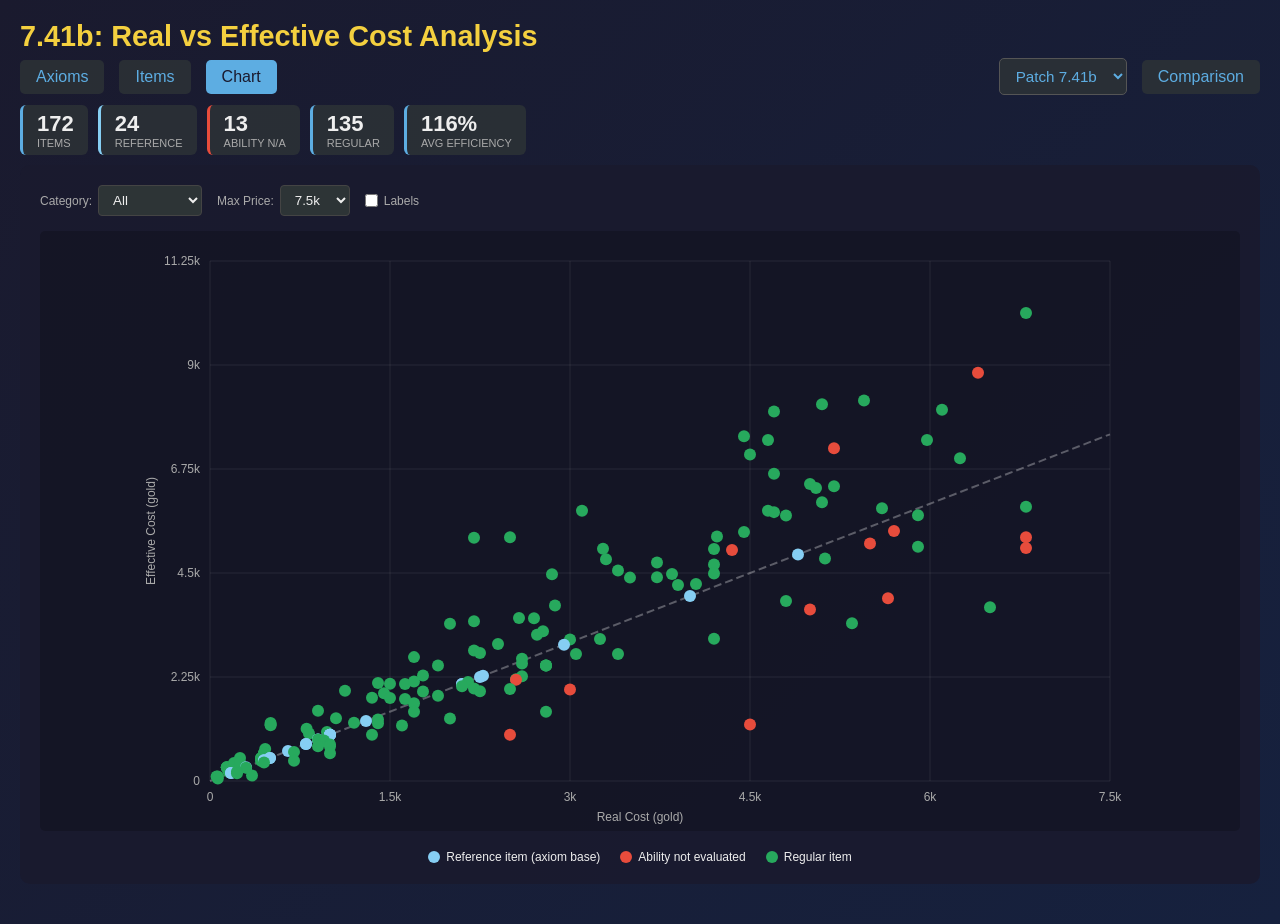
<file: docs/index.html>
<!DOCTYPE html>
<html lang="en">
<head>
<meta charset="UTF-8">
<title>Dota 2 Item Analysis</title>
<script src="patches.js"></script>
<script>
location.replace('patch_' + PATCHES_LATEST + '/interactive_chart.html');
</script>
</head>
<body style="background:#1a1a2e;color:#eee;font-family:sans-serif;padding:40px;">
<p>Redirecting to latest patch...</p>
</body>
</html>
</file>
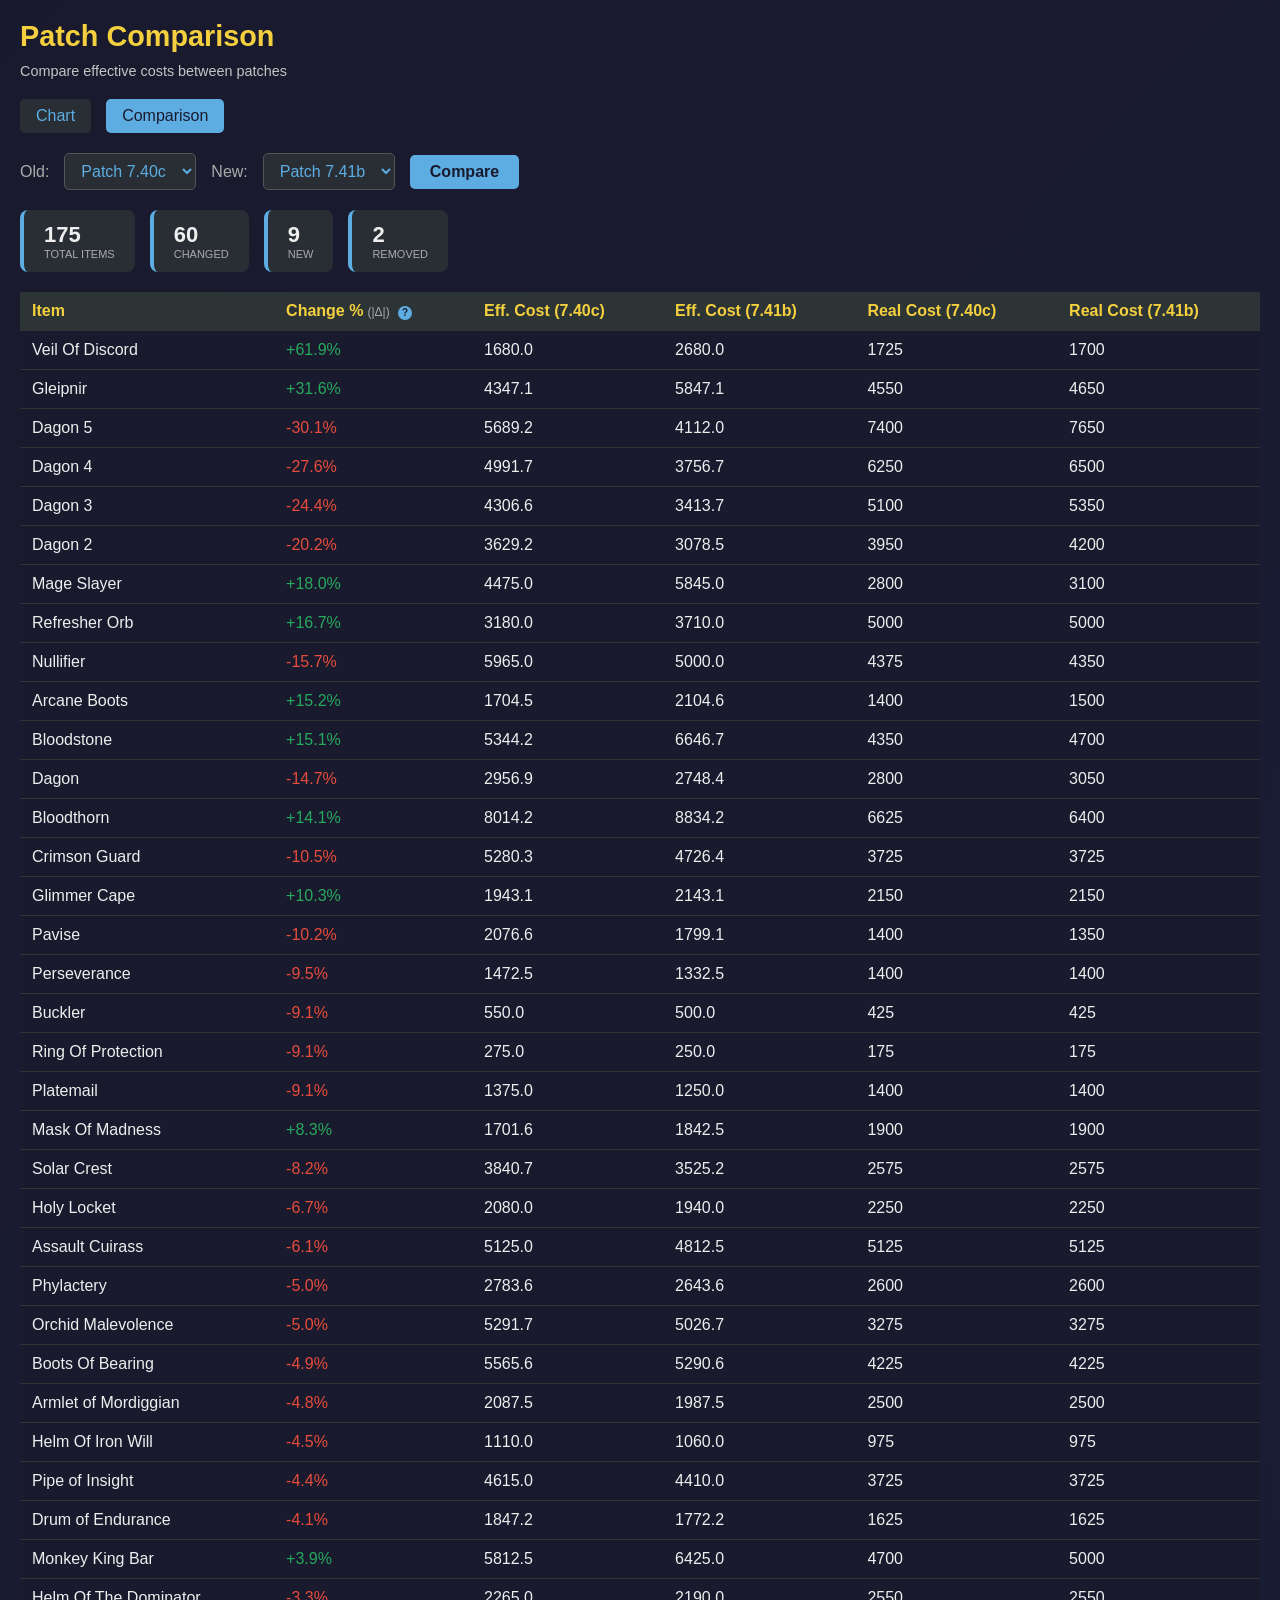
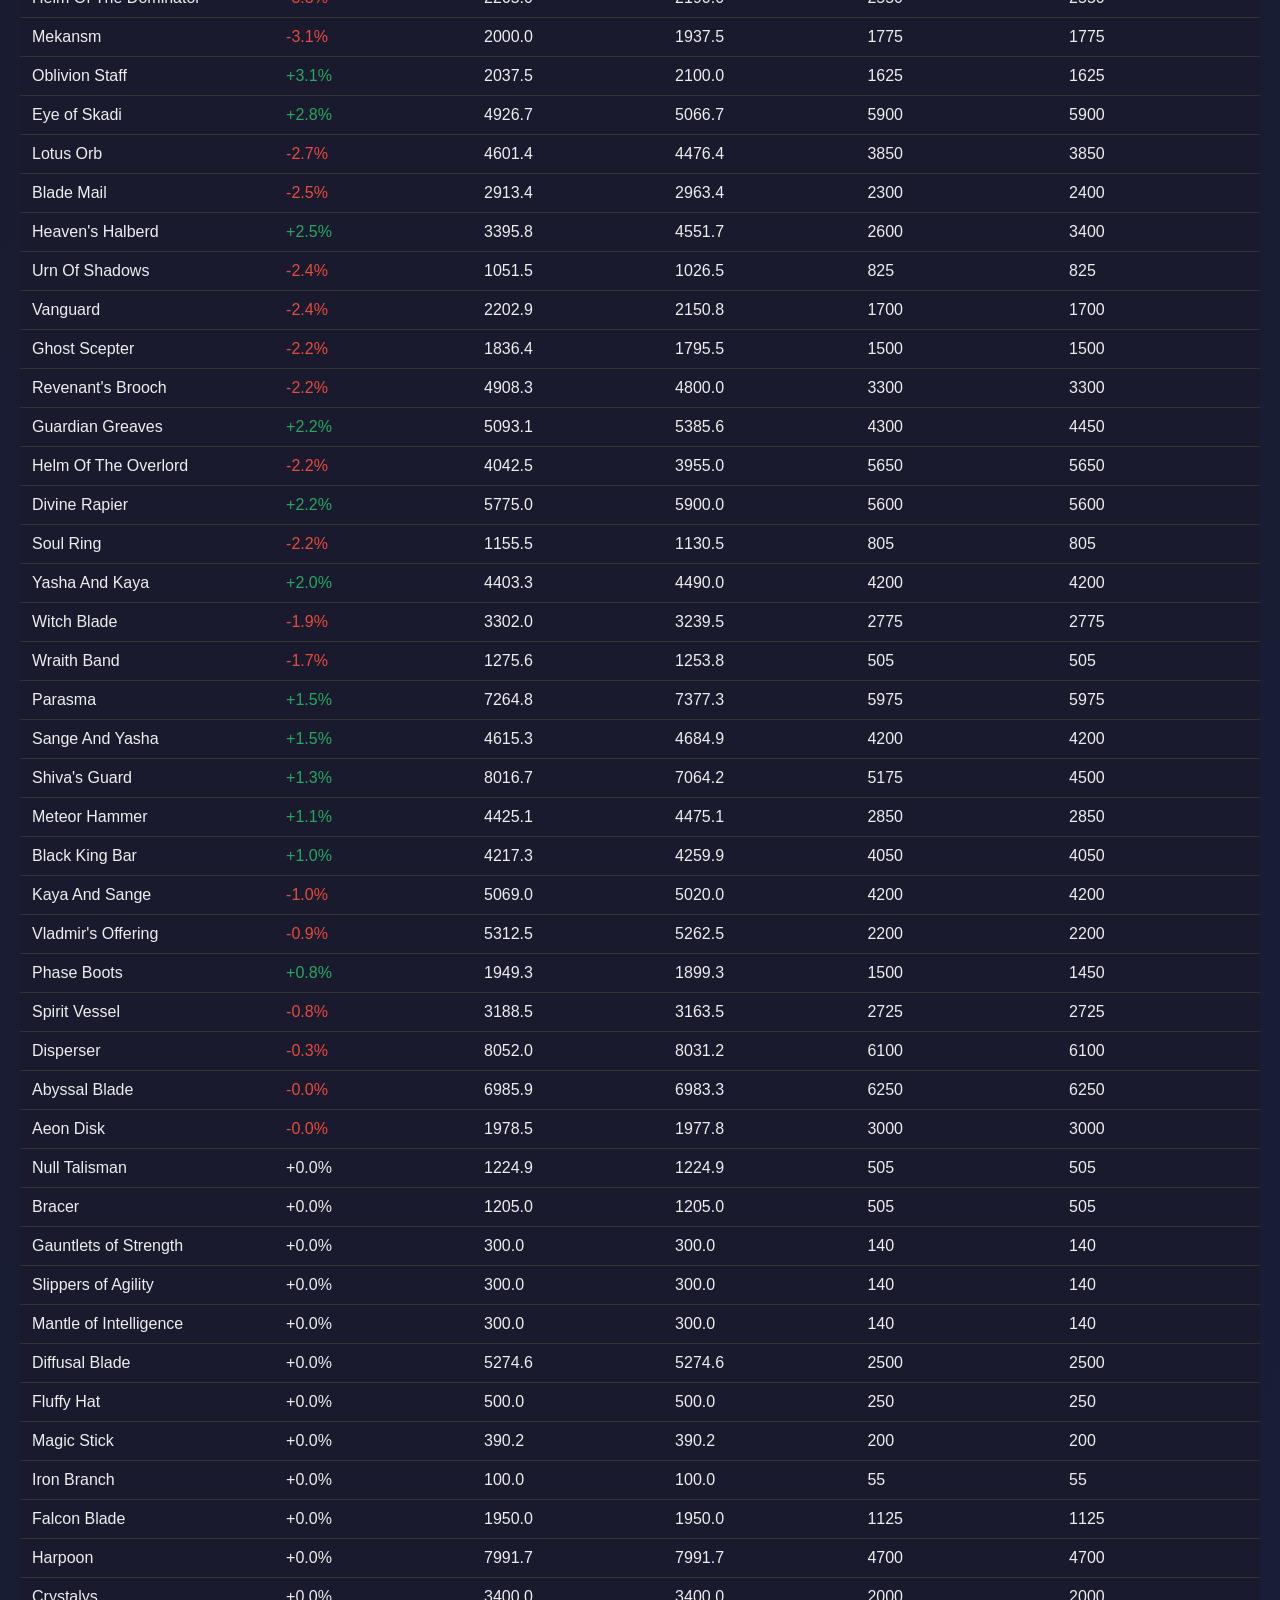
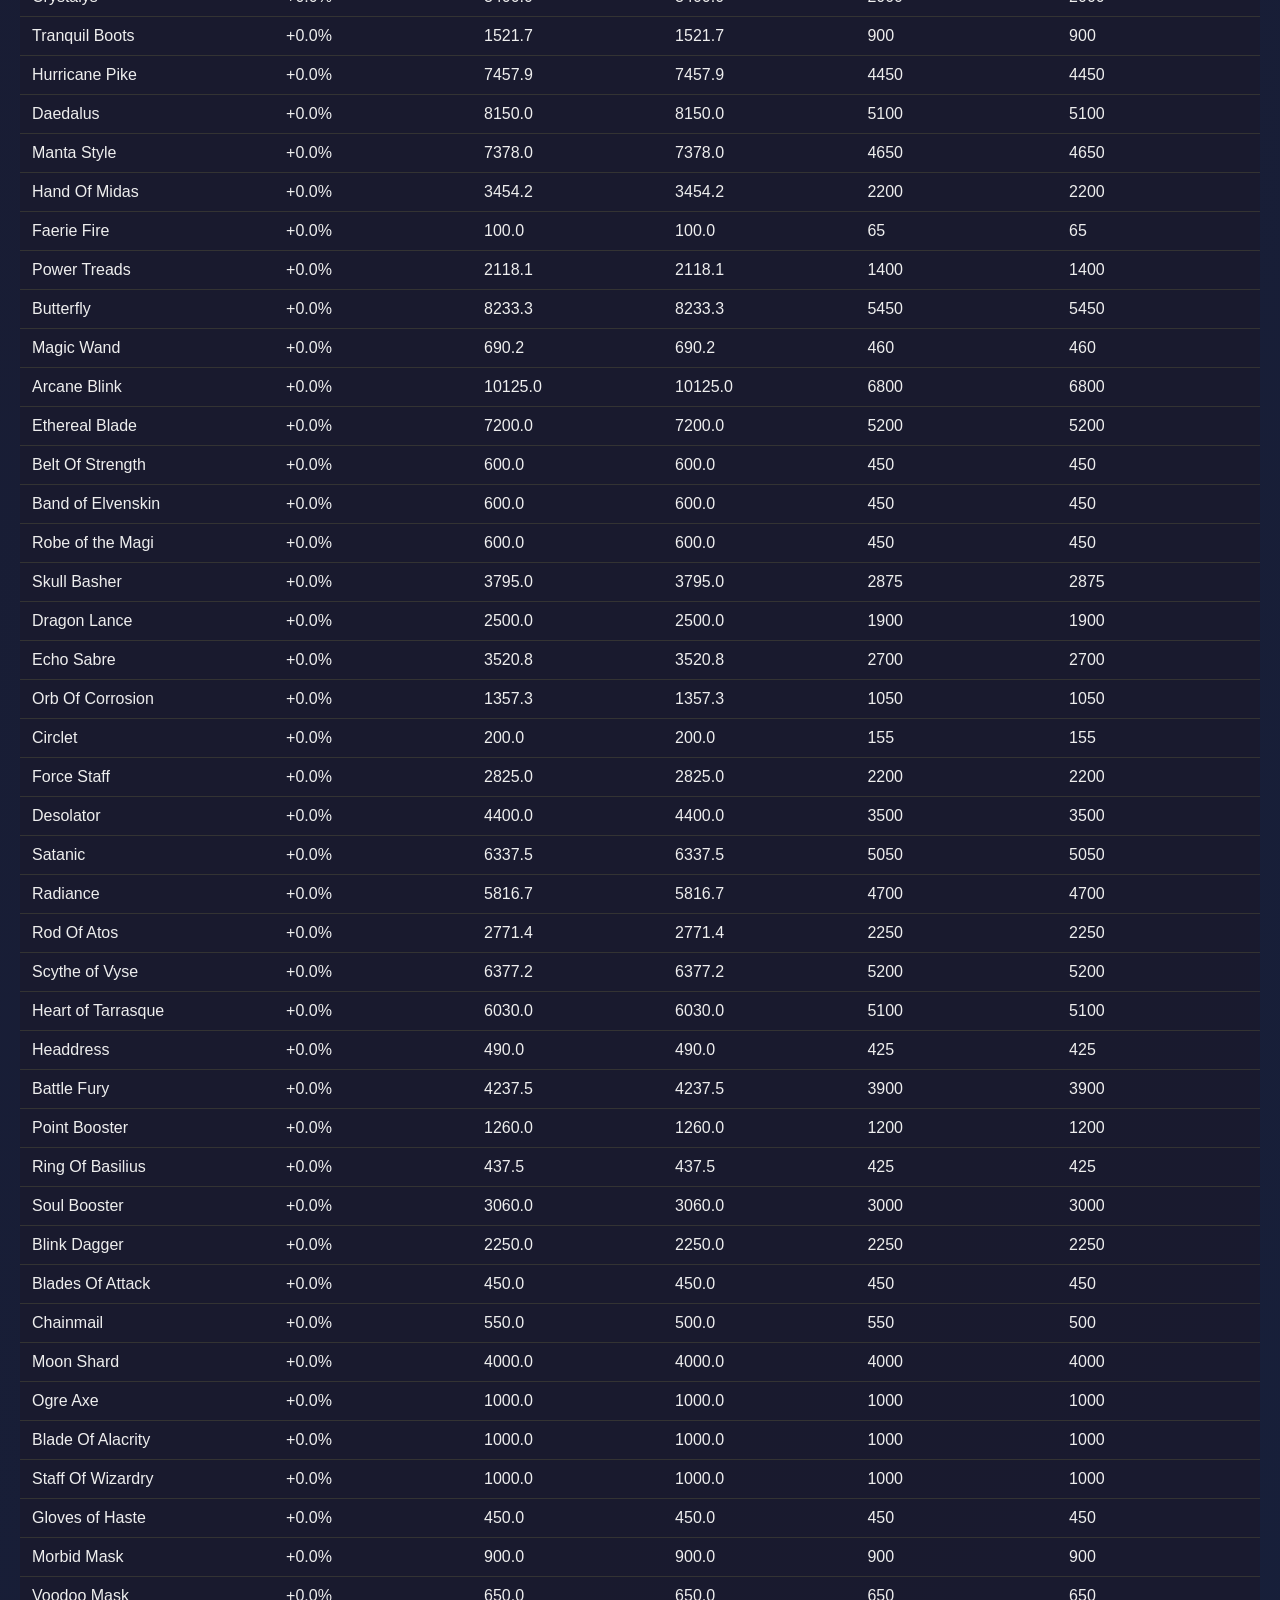
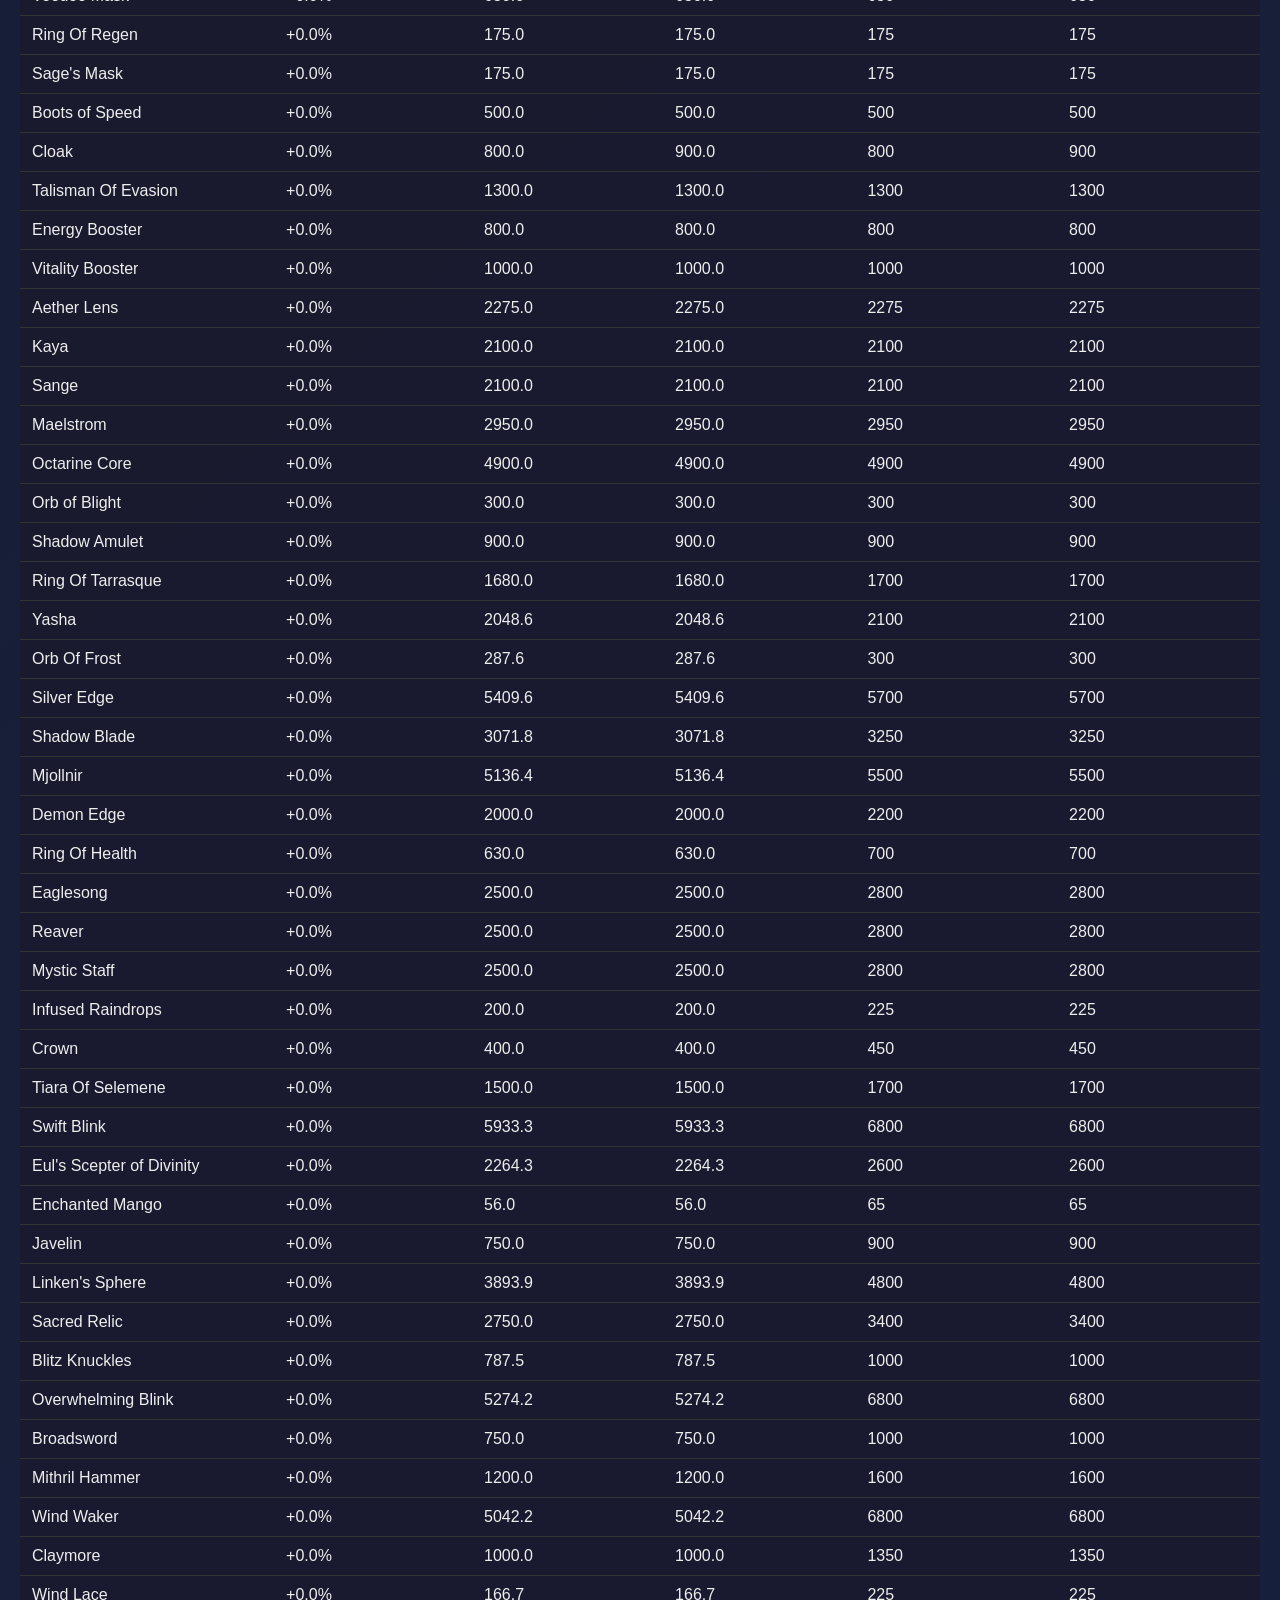
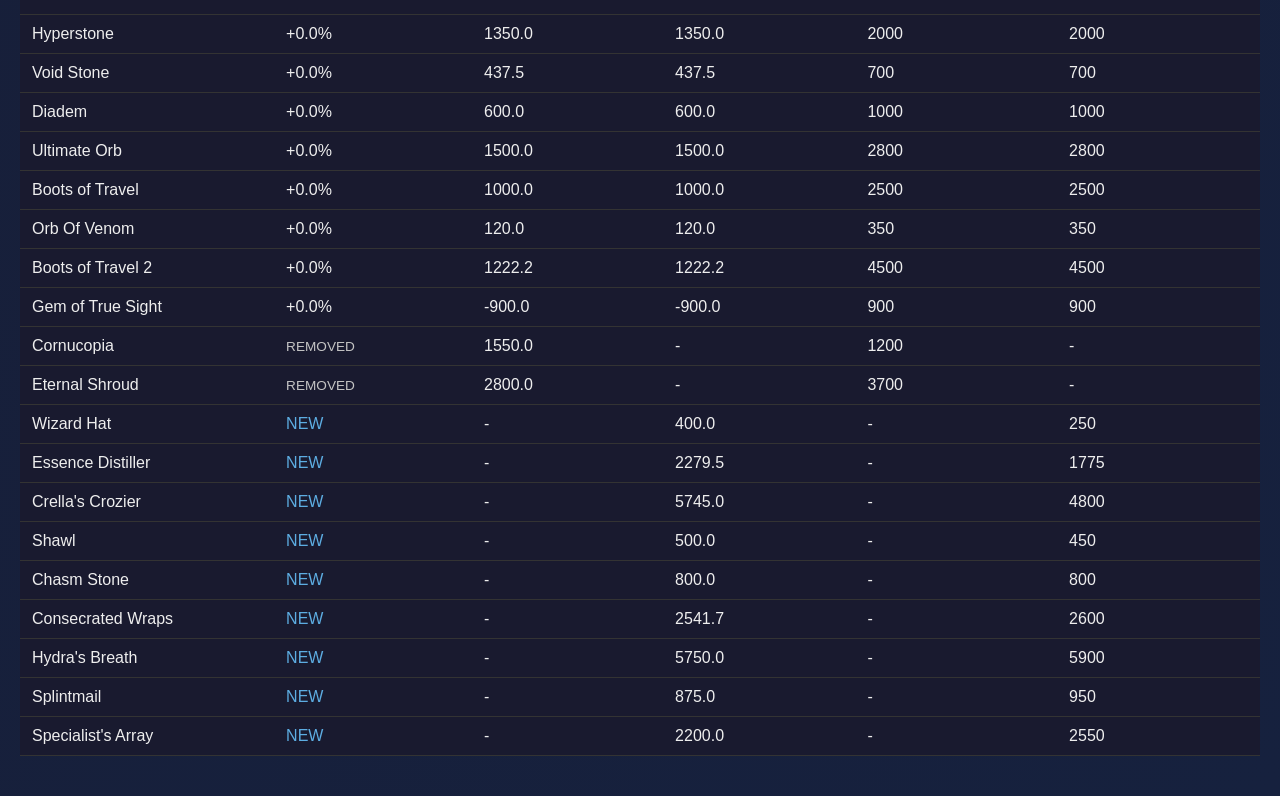
<file: docs/comparison.html>
<!DOCTYPE html>
<html lang="en">
<head>
<meta charset="UTF-8">
<meta name="viewport" content="width=device-width, initial-scale=1.0">
<title>Patch Comparison - Dota 2 Item Analysis</title>
<style>
* { box-sizing: border-box; margin: 0; padding: 0; }
body {
    font-family: 'Segoe UI', Tahoma, Geneva, Verdana, sans-serif;
    background: linear-gradient(135deg, #1a1a2e 0%, #16213e 100%);
    color: #eee;
    min-height: 100vh;
    padding: 20px;
}
.container { max-width: 1400px; margin: 0 auto; }
h1 { color: #f4d03f; margin-bottom: 10px; font-size: 1.8em; }
.subtitle { color: #c4c4c4; margin-bottom: 20px; font-size: 0.9em; }
a { color: #5dade2; text-decoration: none; }
a:hover { text-decoration: underline; }

/* Navigation */
.nav { margin-bottom: 20px; display: flex; gap: 15px; flex-wrap: wrap; align-items: center; }
.nav a {
    background: rgba(45, 52, 54, 0.8);
    padding: 8px 16px;
    border-radius: 5px;
    color: #5dade2;
    transition: background 0.2s;
}
.nav a:hover { background: rgba(93, 173, 226, 0.2); text-decoration: none; }
.nav a.active { background: #5dade2; color: #1a1a2e; }

/* Stats cards */
.stats-row {
    display: flex; gap: 15px; flex-wrap: wrap; margin-bottom: 20px;
}
.stat-card {
    background: rgba(45, 52, 54, 0.8);
    padding: 12px 20px; border-radius: 8px;
    border-left: 4px solid #5dade2;
}
.stat-card.overvalued { border-left-color: #27a95d; }
.stat-card.undervalued { border-left-color: #e74c3c; }
.stat-card.fair { border-left-color: #86cef3; }
.stat-value { font-size: 22px; font-weight: bold; }
.stat-label { font-size: 11px; color: #aaa; text-transform: uppercase; }

/* Tables */
.table-container { overflow-x: auto; margin-bottom: 20px; }
table { border-collapse: collapse; width: 100%; background: rgba(26, 26, 46, 0.9); }
th, td { padding: 10px 12px; text-align: left; border-bottom: 1px solid #333; }
th {
    background: #2d3436;
    color: #f4d03f;
    cursor: pointer;
    user-select: none;
    position: sticky;
    top: 0;
}
th:hover { background: #3d4446; }
th.sorted-asc::after { content: ' \25B2'; font-size: 0.7em; }
th.sorted-desc::after { content: ' \25BC'; font-size: 0.7em; }
tr:hover { background: rgba(93, 173, 226, 0.1); }
.text-muted { color: #c4c4c4; font-size: 0.85em; }
.text-green { color: #27a95d; }
.text-red { color: #e74c3c; }
.text-yellow { color: #86cef3; }
.text-blue { color: #5dade2; }

/* Responsive */
@media (max-width: 768px) {
    h1 { font-size: 1.4em; }
    .stats-row { flex-direction: column; }
    th, td { padding: 8px; font-size: 0.9em; }
}

.controls {
    display: flex; gap: 15px; align-items: center; flex-wrap: wrap;
    margin-bottom: 20px;
}
.controls select {
    background: rgba(45, 52, 54, 0.8); color: #5dade2; border: 1px solid #555;
    padding: 8px 12px; border-radius: 5px; font-size: 1em; cursor: pointer;
}
.controls select:hover { background: rgba(93, 173, 226, 0.2); }
.controls button {
    background: #5dade2; color: #1a1a2e; border: none;
    padding: 8px 20px; border-radius: 5px; cursor: pointer;
    font-size: 1em; font-weight: bold;
}
.controls button:hover { background: #3498db; }
.controls label { color: #aaa; }
#message { color: #f4d03f; margin: 20px 0; }
.help-icon {
    display: inline-block; width: 14px; height: 14px; line-height: 14px;
    text-align: center; border-radius: 50%; background: #5dade2; color: #1a1a2e;
    font-size: 10px; font-weight: bold; cursor: help; margin-left: 4px;
}
th .sort-mode { font-size: 0.75em; color: #aaa; font-weight: normal; margin-left: 4px; }
</style>
</head>
<body>
<div class="container">
    <h1>Patch Comparison</h1>
    <p class="subtitle">Compare effective costs between patches</p>
    <div class="nav">
        <a href="index.html">Chart</a>
        <a href="comparison.html" class="active">Comparison</a>
    </div>

    <div id="content"></div>
</div>

<script src="patches.js"></script>
<script>
function init() {
    var el = document.getElementById('content');

    if (typeof PATCHES_LIST === 'undefined' || PATCHES_LIST.length < 2) {
        el.innerHTML = '<p id="message">Comparison requires at least 2 published patches.</p>';
        return;
    }

    var optionsA = '', optionsB = '';
    for (var i = PATCHES_LIST.length - 1; i >= 0; i--) {
        var selA = (i === PATCHES_LIST.length - 2) ? ' selected' : '';
        var selB = (i === PATCHES_LIST.length - 1) ? ' selected' : '';
        optionsA += '<option value="' + PATCHES_LIST[i] + '"' + selA + '>Patch ' + PATCHES_LIST[i] + '</option>';
        optionsB += '<option value="' + PATCHES_LIST[i] + '"' + selB + '>Patch ' + PATCHES_LIST[i] + '</option>';
    }

    el.innerHTML =
        '<div class="controls">' +
        '<label>Old:</label><select id="patchA">' + optionsA + '</select>' +
        '<label>New:</label><select id="patchB">' + optionsB + '</select>' +
        '<button onclick="compare()">Compare</button>' +
        '</div>' +
        '<div id="results"></div>';

    compare();
}

function loadPatchData(version) {
    return new Promise(function(resolve, reject) {
        var oldScript = document.getElementById('patchDataScript');
        if (oldScript) oldScript.remove();

        var script = document.createElement('script');
        script.id = 'patchDataScript';
        script.src = 'patch_' + version + '/data.js';
        script.onload = function() {
            resolve(structuredClone(window.PATCH_DATA));
        };
        script.onerror = function() {
            reject(new Error('Failed to load patch ' + version));
        };
        document.head.appendChild(script);
    });
}

async function compare() {
    var patchA = document.getElementById('patchA').value;
    var patchB = document.getElementById('patchB').value;
    var results = document.getElementById('results');

    if (patchA === patchB) {
        results.innerHTML = '<p id="message">Select two different patches to compare.</p>';
        return;
    }

    results.innerHTML = '<p id="message">Loading...</p>';

    try {
        var dataA = await loadPatchData(patchA);
        var dataB = await loadPatchData(patchB);
    } catch (e) {
        results.innerHTML = '<p id="message">Error: ' + e.message + '</p>';
        return;
    }

    var mapA = {};
    dataA.items.forEach(function(item) { mapA[item.id] = item; });
    var mapB = {};
    dataB.items.forEach(function(item) { mapB[item.id] = item; });

    var allIds = new Set([...Object.keys(mapA), ...Object.keys(mapB)]);

    var rows = [];
    allIds.forEach(function(id) {
        var a = mapA[id];
        var b = mapB[id];
        var row = { id: id };

        if (a && b) {
            row.name = b.name;
            row.effOld = a.effective_cost;
            row.effNew = b.effective_cost;
            row.realOld = a.real_cost;
            row.realNew = b.real_cost;
            // Efficiency ratio per patch: how "overvalued" the item is vs its gold cost.
            // Metric: (ratioB / ratioA - 1) * 100  (relative change of the ratio from A to B)
            var ratioA = a.real_cost ? a.effective_cost / a.real_cost : null;
            var ratioB = b.real_cost ? b.effective_cost / b.real_cost : null;
            row.ratioOld = ratioA;
            row.ratioNew = ratioB;
            row.changePct = (ratioA && ratioB) ? ((ratioB / ratioA) - 1) * 100 : null;
            row.status = 'both';
        } else if (b) {
            row.name = b.name;
            row.effNew = b.effective_cost;
            row.realNew = b.real_cost;
            row.ratioNew = b.real_cost ? b.effective_cost / b.real_cost : null;
            row.changePct = null;
            row.status = 'new';
        } else {
            row.name = a.name;
            row.effOld = a.effective_cost;
            row.realOld = a.real_cost;
            row.ratioOld = a.real_cost ? a.effective_cost / a.real_cost : null;
            row.changePct = null;
            row.status = 'removed';
        }

        rows.push(row);
    });

    window._rows = rows;
    window._patchA = patchA;
    window._patchB = patchB;
    // Sort state: key in name|changePct|effOld|effNew|realOld|realNew; mode in asc|desc|abs
    window._sort = { key: 'changePct', mode: 'abs' };

    renderResults();
}

function sortRows(rows, state) {
    var key = state.key, mode = state.mode;
    var nullsLast = function(v) { return v == null; };
    var compare = function(a, b) {
        var va = a[key], vb = b[key];
        if (nullsLast(va) && nullsLast(vb)) return 0;
        if (nullsLast(va)) return 1;
        if (nullsLast(vb)) return -1;
        if (mode === 'abs') return Math.abs(vb) - Math.abs(va);
        if (typeof va === 'string') {
            return mode === 'asc' ? va.localeCompare(vb) : vb.localeCompare(va);
        }
        return mode === 'asc' ? va - vb : vb - va;
    };
    return rows.slice().sort(compare);
}

function onHeaderClick(key) {
    var s = window._sort;
    if (key === 'changePct') {
        // Cycle: abs -> desc -> asc -> abs
        if (s.key !== key) { s.key = key; s.mode = 'abs'; }
        else if (s.mode === 'abs') s.mode = 'desc';
        else if (s.mode === 'desc') s.mode = 'asc';
        else s.mode = 'abs';
    } else {
        if (s.key !== key) { s.key = key; s.mode = 'asc'; }
        else s.mode = (s.mode === 'asc') ? 'desc' : 'asc';
    }
    renderResults();
}

function renderResults() {
    var results = document.getElementById('results');
    var rows = window._rows;
    var patchA = window._patchA, patchB = window._patchB;
    var sorted = sortRows(rows, window._sort);

    var formulaTip = 'Change % = (ratio_new / ratio_old − 1) × 100, where ratio = effective_cost / real_cost.\n'
        + 'Shows how the over/undervaluation of the item shifted between patches.\n'
        + 'Positive = item became relatively more overvalued in the new patch.';

    var cols = [
        { key: 'name',     label: 'Item' },
        { key: 'changePct',label: 'Change %', tip: formulaTip },
        { key: 'effOld',   label: 'Eff. Cost (' + patchA + ')' },
        { key: 'effNew',   label: 'Eff. Cost (' + patchB + ')' },
        { key: 'realOld',  label: 'Real Cost (' + patchA + ')' },
        { key: 'realNew',  label: 'Real Cost (' + patchB + ')' }
    ];

    var html = '<div class="table-container"><table><thead><tr>';
    cols.forEach(function(c) {
        var cls = '';
        var modeLabel = '';
        if (window._sort.key === c.key) {
            if (window._sort.mode === 'asc') cls = 'sorted-asc';
            else if (window._sort.mode === 'desc') cls = 'sorted-desc';
            else if (window._sort.mode === 'abs') modeLabel = '<span class="sort-mode">(|Δ|)</span>';
        }
        var tip = c.tip ? ' <span class="help-icon" title="' + c.tip.replace(/"/g, '&quot;') + '">?</span>' : '';
        html += '<th class="' + cls + '" onclick="onHeaderClick(\'' + c.key + '\')">' + c.label + modeLabel + tip + '</th>';
    });
    html += '</tr></thead><tbody>';

    sorted.forEach(function(row) {
        var changeStr, changeClass;
        if (row.status === 'new') {
            changeStr = 'NEW'; changeClass = 'text-blue';
        } else if (row.status === 'removed') {
            changeStr = 'REMOVED'; changeClass = 'text-muted';
        } else if (row.changePct == null) {
            changeStr = '-'; changeClass = 'text-muted';
        } else {
            changeStr = (row.changePct >= 0 ? '+' : '') + row.changePct.toFixed(1) + '%';
            changeClass = row.changePct > 0 ? 'text-green' : (row.changePct < 0 ? 'text-red' : '');
        }

        html += '<tr>';
        html += '<td>' + row.name + '</td>';
        html += '<td class="' + changeClass + '">' + changeStr + '</td>';
        html += '<td>' + (row.effOld != null ? row.effOld.toFixed(1) : '-') + '</td>';
        html += '<td>' + (row.effNew != null ? row.effNew.toFixed(1) : '-') + '</td>';
        html += '<td>' + (row.realOld != null ? row.realOld : '-') + '</td>';
        html += '<td>' + (row.realNew != null ? row.realNew : '-') + '</td>';
        html += '</tr>';
    });
    html += '</tbody></table></div>';

    var changed = rows.filter(function(r) { return r.status === 'both' && r.changePct != null && Math.abs(r.changePct) > 0.05; }).length;
    var added = rows.filter(function(r) { return r.status === 'new'; }).length;
    var removed = rows.filter(function(r) { return r.status === 'removed'; }).length;

    var summary = '<div class="stats-row">';
    summary += '<div class="stat-card"><div class="stat-value">' + rows.length + '</div><div class="stat-label">Total Items</div></div>';
    summary += '<div class="stat-card"><div class="stat-value">' + changed + '</div><div class="stat-label">Changed</div></div>';
    if (added > 0) summary += '<div class="stat-card"><div class="stat-value">' + added + '</div><div class="stat-label">New</div></div>';
    if (removed > 0) summary += '<div class="stat-card"><div class="stat-value">' + removed + '</div><div class="stat-label">Removed</div></div>';
    summary += '</div>';

    results.innerHTML = summary + html;
}

init();
</script>
</body>
</html>
</file>
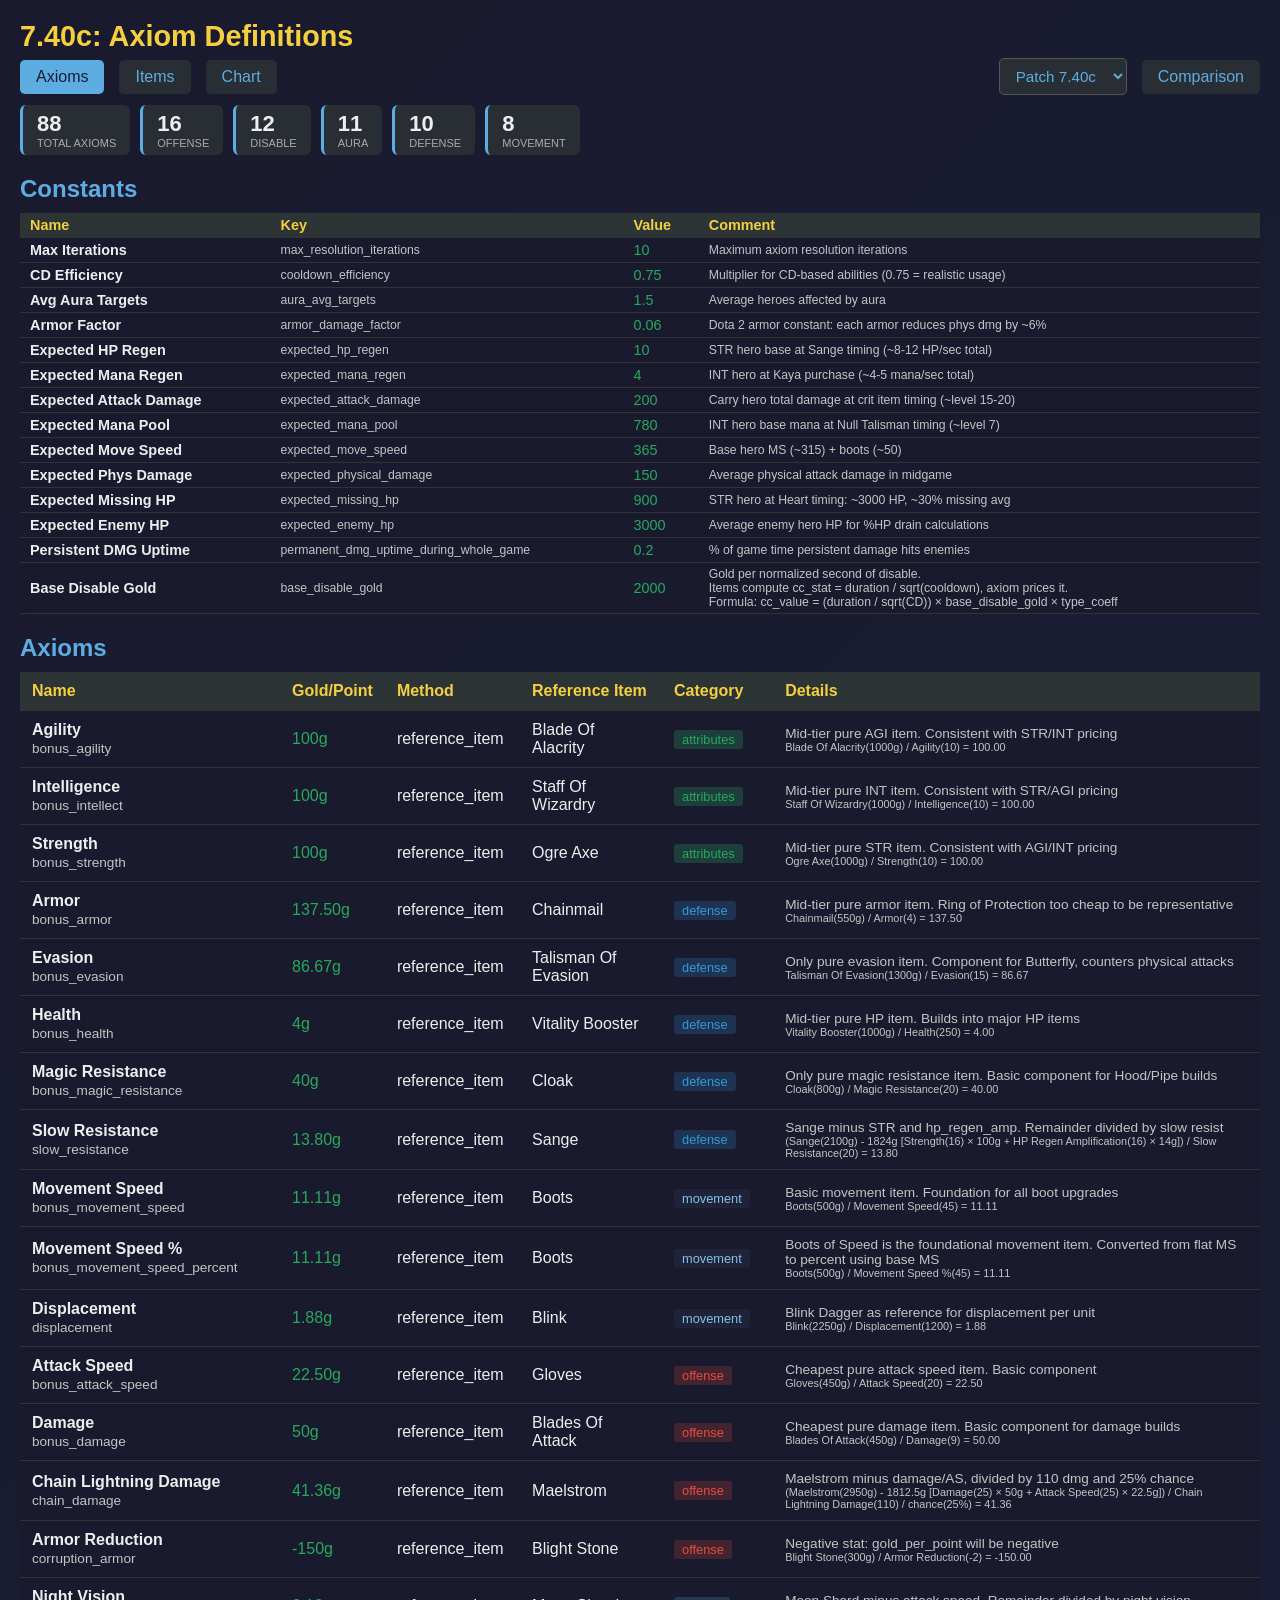
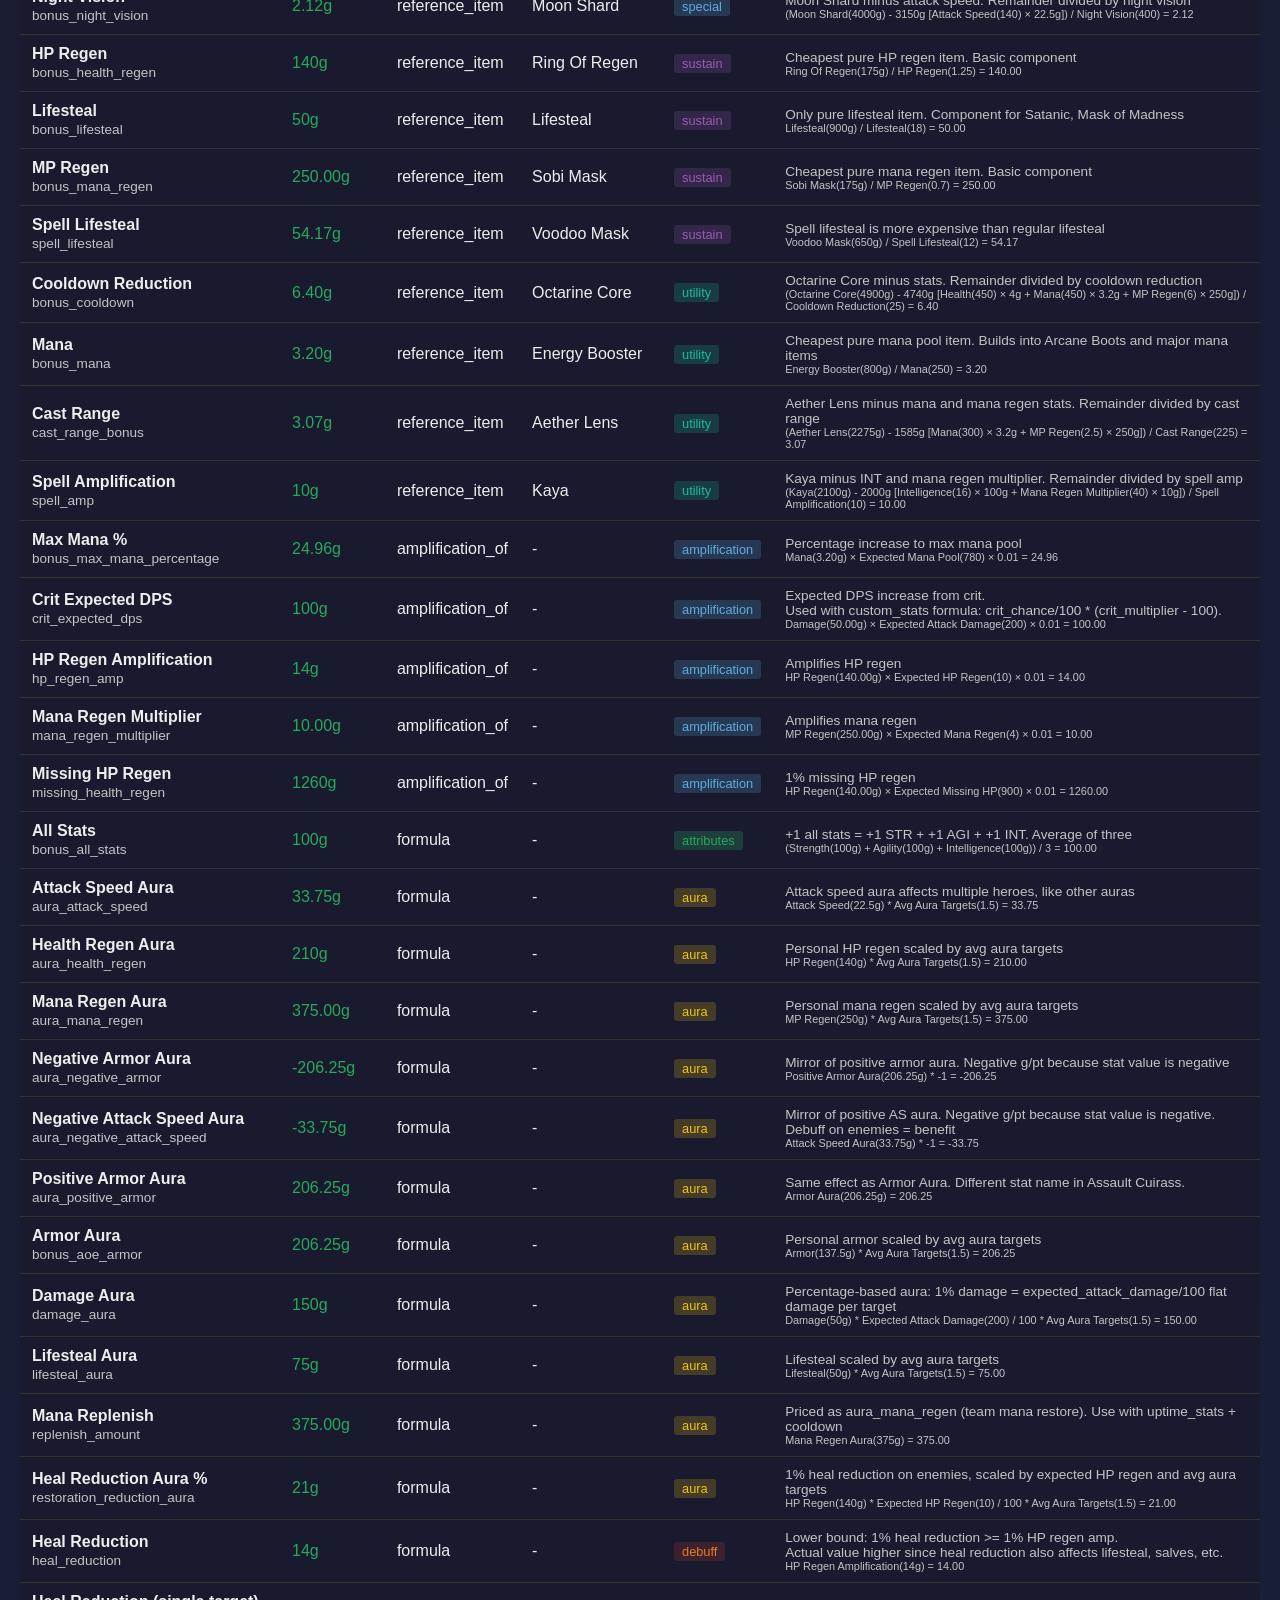
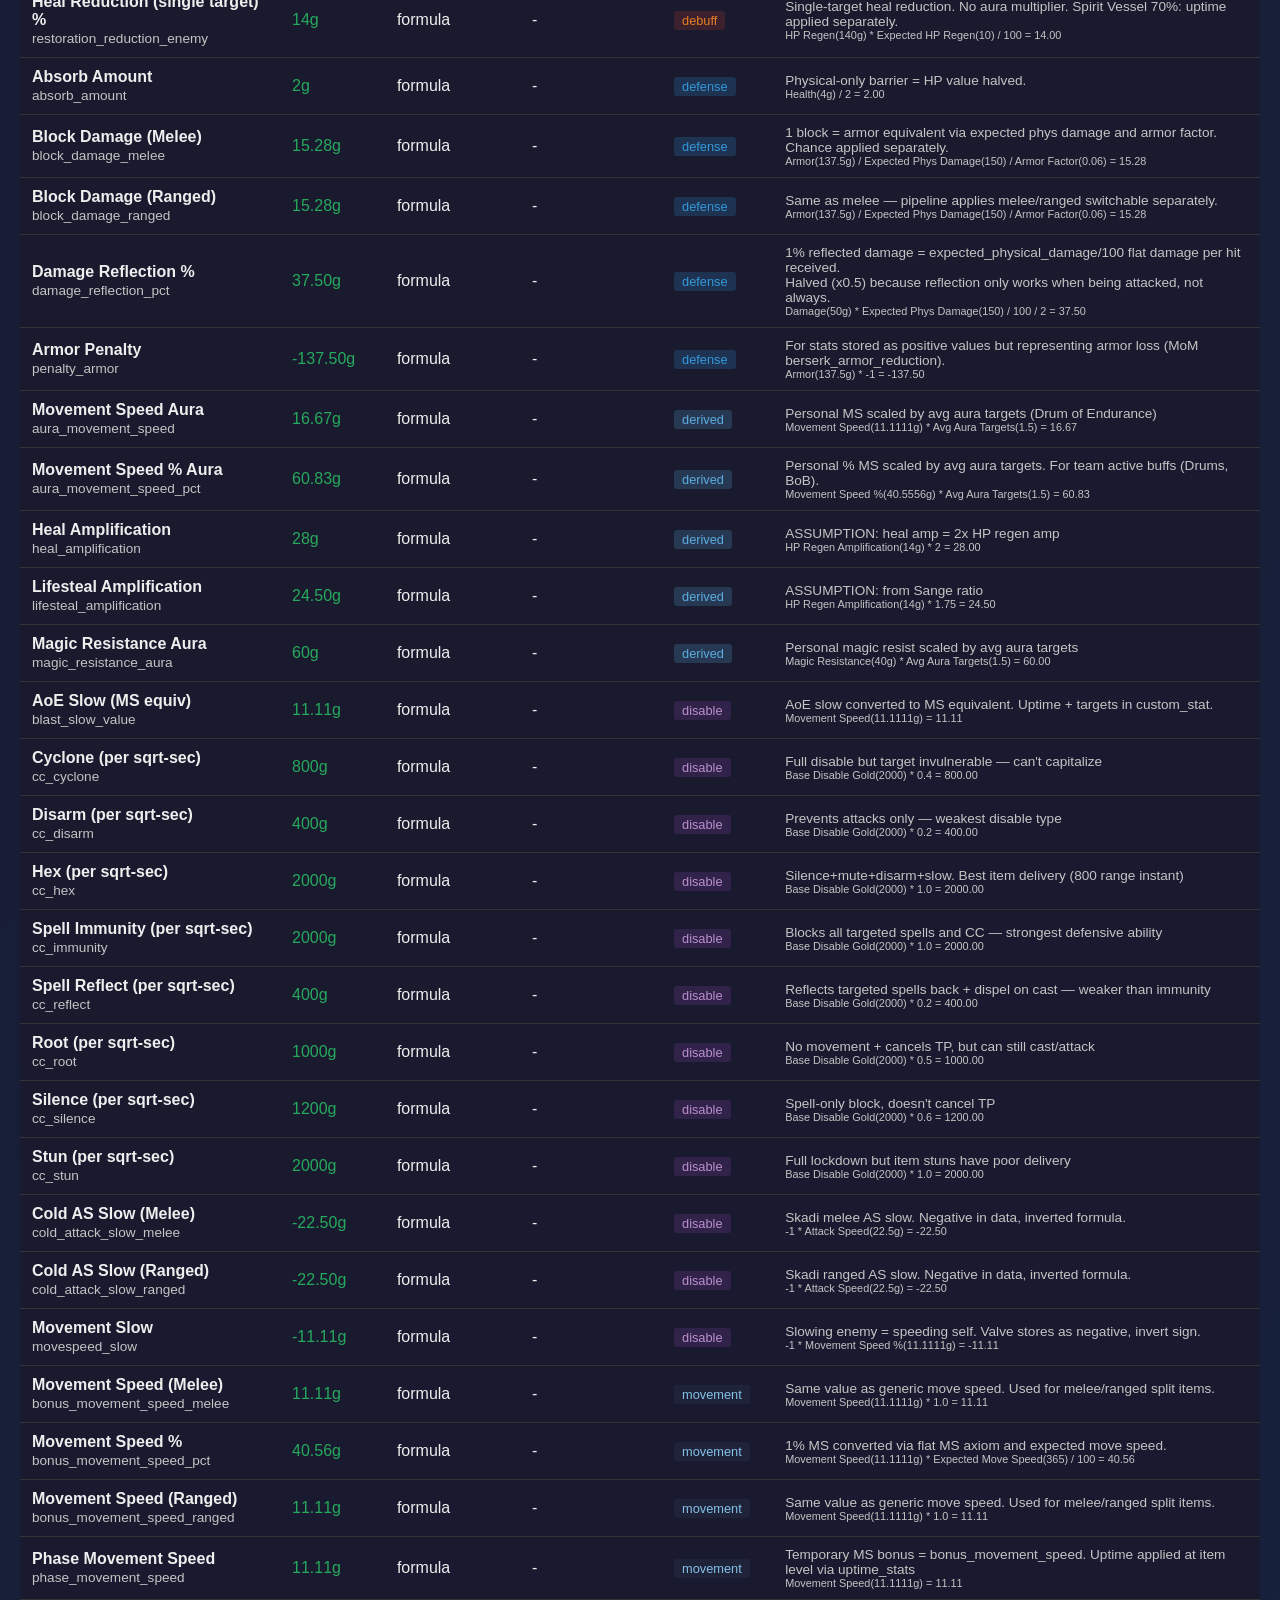
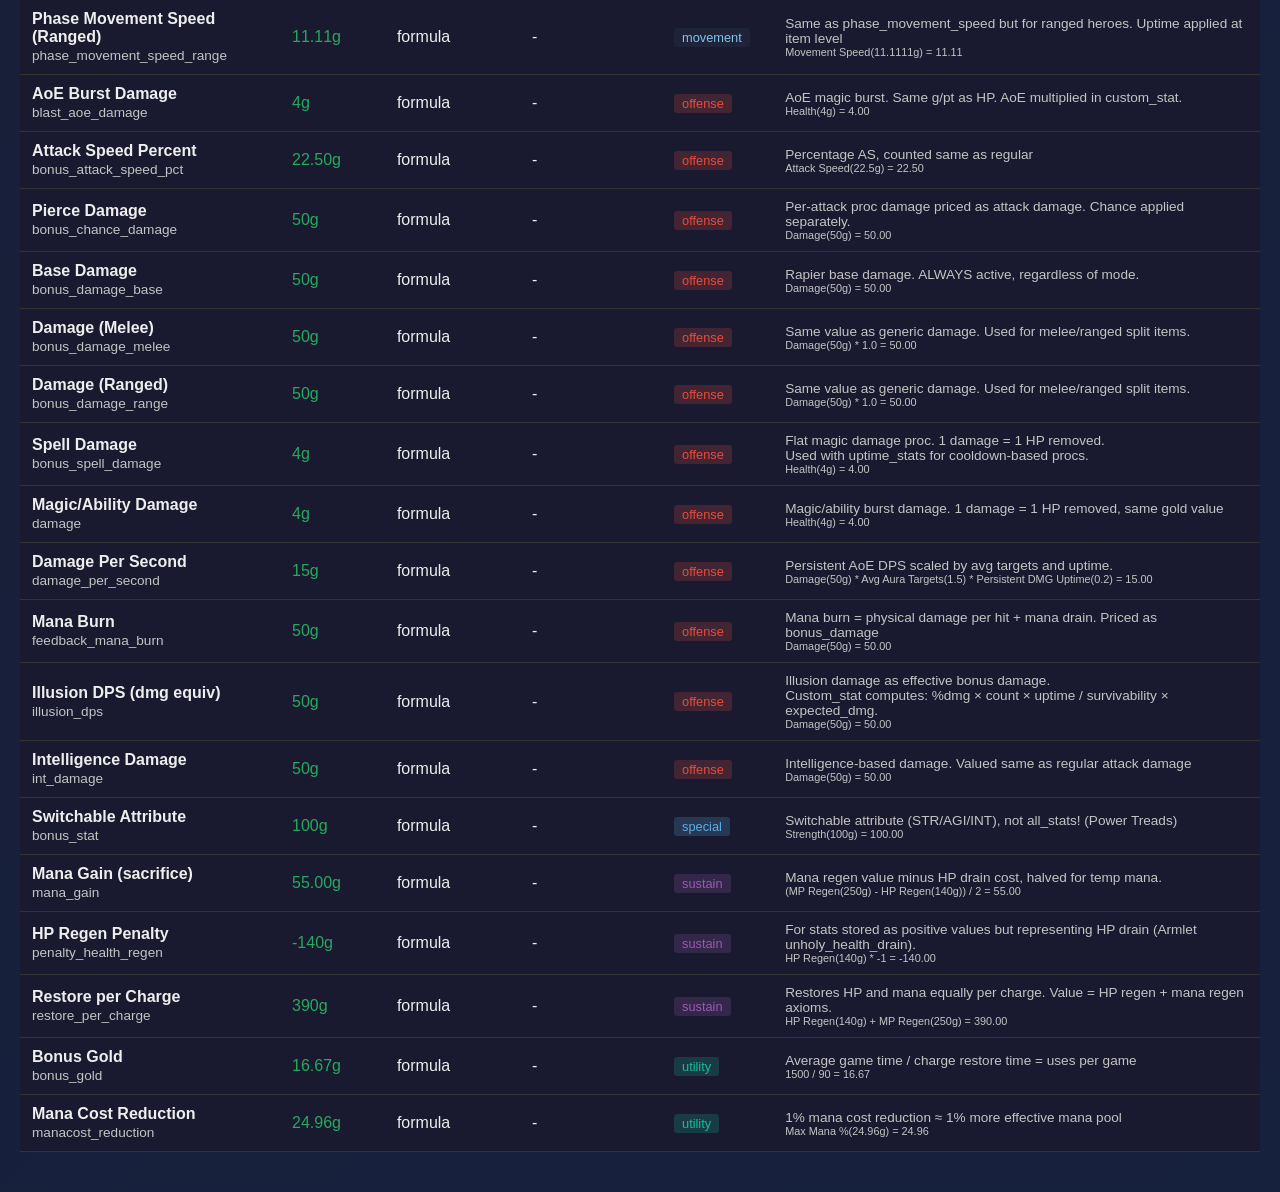
<file: docs/patch_7.40c/axioms_table.html>
<!DOCTYPE html>
<html lang="en">
<head>
    <meta charset="UTF-8">
    <meta name="viewport" content="width=device-width, initial-scale=1.0">
    <title>Axioms - Dota 2 Item Analysis (Patch 7.40c)</title>
    <style>
* { box-sizing: border-box; margin: 0; padding: 0; }
body {
    font-family: 'Segoe UI', Tahoma, Geneva, Verdana, sans-serif;
    background: linear-gradient(135deg, #1a1a2e 0%, #16213e 100%);
    color: #eee;
    min-height: 100vh;
    padding: 20px;
}
.container { max-width: 1400px; margin: 0 auto; }
h1 { color: #f4d03f; margin-bottom: 10px; font-size: 1.8em; }
.subtitle { color: #c4c4c4; margin-bottom: 20px; font-size: 0.9em; }
a { color: #5dade2; text-decoration: none; }
a:hover { text-decoration: underline; }

/* Navigation */
.nav { margin-bottom: 20px; display: flex; gap: 15px; flex-wrap: wrap; align-items: center; }
.nav a {
    background: rgba(45, 52, 54, 0.8);
    padding: 8px 16px;
    border-radius: 5px;
    color: #5dade2;
    transition: background 0.2s;
}
.nav a:hover { background: rgba(93, 173, 226, 0.2); text-decoration: none; }
.nav a.active { background: #5dade2; color: #1a1a2e; }

/* Stats cards */
.stats-row {
    display: flex; gap: 15px; flex-wrap: wrap; margin-bottom: 20px;
}
.stat-card {
    background: rgba(45, 52, 54, 0.8);
    padding: 12px 20px; border-radius: 8px;
    border-left: 4px solid #5dade2;
}
.stat-card.overvalued { border-left-color: #27a95d; }
.stat-card.undervalued { border-left-color: #e74c3c; }
.stat-card.fair { border-left-color: #86cef3; }
.stat-value { font-size: 22px; font-weight: bold; }
.stat-label { font-size: 11px; color: #aaa; text-transform: uppercase; }

/* Tables */
.table-container { overflow-x: auto; margin-bottom: 20px; }
table { border-collapse: collapse; width: 100%; background: rgba(26, 26, 46, 0.9); }
th, td { padding: 10px 12px; text-align: left; border-bottom: 1px solid #333; }
th {
    background: #2d3436;
    color: #f4d03f;
    cursor: pointer;
    user-select: none;
    position: sticky;
    top: 0;
}
th:hover { background: #3d4446; }
th.sorted-asc::after { content: ' \25B2'; font-size: 0.7em; }
th.sorted-desc::after { content: ' \25BC'; font-size: 0.7em; }
tr:hover { background: rgba(93, 173, 226, 0.1); }
.text-muted { color: #c4c4c4; font-size: 0.85em; }
.text-green { color: #27a95d; }
.text-red { color: #e74c3c; }
.text-yellow { color: #86cef3; }
.text-blue { color: #5dade2; }

/* Responsive */
@media (max-width: 768px) {
    h1 { font-size: 1.4em; }
    .stats-row { flex-direction: column; }
    th, td { padding: 8px; font-size: 0.9em; }
}
/* Compact overrides for data pages (denser layout) */
h1 { margin-bottom: 5px; }
.nav { margin-bottom: 10px; }
.stats-row { gap: 10px; margin-bottom: 10px; }
.stat-card { padding: 6px 14px; border-radius: 6px; border-left-width: 3px; }

.compact-table th, .compact-table td { padding: 4px 10px; }
.category-badge {
    display: inline-block;
    padding: 2px 8px;
    border-radius: 3px;
    font-size: 0.8em;
    background: rgba(93, 173, 226, 0.2);
    color: #5dade2;
}
.category-badge.attributes { background: rgba(46, 204, 113, 0.2); color: #27a95d; }
.category-badge.offense { background: rgba(231, 76, 60, 0.2); color: #e74c3c; }
.category-badge.defense { background: rgba(52, 152, 219, 0.2); color: #3498db; }
.category-badge.sustain { background: rgba(155, 89, 182, 0.2); color: #9b59b6; }
.category-badge.aura { background: rgba(241, 196, 15, 0.2); color: #f1c40f; }
.category-badge.utility { background: rgba(26, 188, 156, 0.2); color: #1abc9c; }
.category-badge.debuff { background: rgba(192, 57, 43, 0.2); color: #e67e22; }
.category-badge.movement { background: rgba(52, 73, 94, 0.2); color: #85c1e9; }
.category-badge.disable { background: rgba(142, 68, 173, 0.2); color: #bb8fce; }
.depends { font-size: 0.8em; color: #c4c4c4; }
    
.nav-right { margin-left: auto; display: flex; gap: 15px; align-items: center; }
#patchSelect {
    background: rgba(45, 52, 54, 0.8);
    color: #5dade2;
    border: 1px solid #555;
    padding: 8px 12px;
    border-radius: 5px;
    font-size: 0.95em;
    cursor: pointer;
}
#patchSelect:hover { background: rgba(93, 173, 226, 0.2); }
#patchSelect option { background: #2d3436; color: #eee; }
</style>
</head>
<body data-patch="7.40c">
    <div class="container">
        <h1>7.40c: Axiom Definitions</h1>

        <div class="nav"><a href="axioms_table.html" class="active">Axioms</a> <a href="items_table.html" class="">Items</a> <a href="interactive_chart.html" class="">Chart</a><div class="nav-right"><select id="patchSelect"></select><a href="../comparison.html">Comparison</a></div></div>

        <div class="stats-row">
            <div class="stat-card">
                <div class="stat-value">88</div>
                <div class="stat-label">Total Axioms</div>
            </div>
            <div class="stat-card">
                <div class="stat-value">16</div>
                <div class="stat-label">Offense</div>
            </div>
            <div class="stat-card">
                <div class="stat-value">12</div>
                <div class="stat-label">Disable</div>
            </div>
            <div class="stat-card">
                <div class="stat-value">11</div>
                <div class="stat-label">Aura</div>
            </div>
            <div class="stat-card">
                <div class="stat-value">10</div>
                <div class="stat-label">Defense</div>
            </div>
            <div class="stat-card">
                <div class="stat-value">8</div>
                <div class="stat-label">Movement</div>
            </div>
        </div>

        <h2 style="color: #5dade2; margin: 20px 0 10px;">Constants</h2>
        <div class="table-container">
            <table class="compact-table" style="font-size: 0.9em;">
                <thead>
                    <tr>
                        <th>Name</th>
                        <th>Key</th>
                        <th>Value</th>
                        <th>Comment</th>
                    </tr>
                </thead>
                <tbody>
                    <tr>
                        <td><strong>Max Iterations</strong></td>
                        <td class="text-muted">max_resolution_iterations</td>
                        <td class="text-green">10</td>
                        <td class="text-muted">Maximum axiom resolution iterations</td>
                    </tr>
                    <tr>
                        <td><strong>CD Efficiency</strong></td>
                        <td class="text-muted">cooldown_efficiency</td>
                        <td class="text-green">0.75</td>
                        <td class="text-muted">Multiplier for CD-based abilities (0.75 = realistic usage)</td>
                    </tr>
                    <tr>
                        <td><strong>Avg Aura Targets</strong></td>
                        <td class="text-muted">aura_avg_targets</td>
                        <td class="text-green">1.5</td>
                        <td class="text-muted">Average heroes affected by aura</td>
                    </tr>
                    <tr>
                        <td><strong>Armor Factor</strong></td>
                        <td class="text-muted">armor_damage_factor</td>
                        <td class="text-green">0.06</td>
                        <td class="text-muted">Dota 2 armor constant: each armor reduces phys dmg by ~6%</td>
                    </tr>
                    <tr>
                        <td><strong>Expected HP Regen</strong></td>
                        <td class="text-muted">expected_hp_regen</td>
                        <td class="text-green">10</td>
                        <td class="text-muted">STR hero base at Sange timing (~8-12 HP/sec total)</td>
                    </tr>
                    <tr>
                        <td><strong>Expected Mana Regen</strong></td>
                        <td class="text-muted">expected_mana_regen</td>
                        <td class="text-green">4</td>
                        <td class="text-muted">INT hero at Kaya purchase (~4-5 mana/sec total)</td>
                    </tr>
                    <tr>
                        <td><strong>Expected Attack Damage</strong></td>
                        <td class="text-muted">expected_attack_damage</td>
                        <td class="text-green">200</td>
                        <td class="text-muted">Carry hero total damage at crit item timing (~level 15-20)</td>
                    </tr>
                    <tr>
                        <td><strong>Expected Mana Pool</strong></td>
                        <td class="text-muted">expected_mana_pool</td>
                        <td class="text-green">780</td>
                        <td class="text-muted">INT hero base mana at Null Talisman timing (~level 7)</td>
                    </tr>
                    <tr>
                        <td><strong>Expected Move Speed</strong></td>
                        <td class="text-muted">expected_move_speed</td>
                        <td class="text-green">365</td>
                        <td class="text-muted">Base hero MS (~315) + boots (~50)</td>
                    </tr>
                    <tr>
                        <td><strong>Expected Phys Damage</strong></td>
                        <td class="text-muted">expected_physical_damage</td>
                        <td class="text-green">150</td>
                        <td class="text-muted">Average physical attack damage in midgame</td>
                    </tr>
                    <tr>
                        <td><strong>Expected Missing HP</strong></td>
                        <td class="text-muted">expected_missing_hp</td>
                        <td class="text-green">900</td>
                        <td class="text-muted">STR hero at Heart timing: ~3000 HP, ~30% missing avg</td>
                    </tr>
                    <tr>
                        <td><strong>Expected Enemy HP</strong></td>
                        <td class="text-muted">expected_enemy_hp</td>
                        <td class="text-green">3000</td>
                        <td class="text-muted">Average enemy hero HP for %HP drain calculations</td>
                    </tr>
                    <tr>
                        <td><strong>Persistent DMG Uptime</strong></td>
                        <td class="text-muted">permanent_dmg_uptime_during_whole_game</td>
                        <td class="text-green">0.2</td>
                        <td class="text-muted">% of game time persistent damage hits enemies</td>
                    </tr>
                    <tr>
                        <td><strong>Base Disable Gold</strong></td>
                        <td class="text-muted">base_disable_gold</td>
                        <td class="text-green">2000</td>
                        <td class="text-muted">Gold per normalized second of disable.<br>Items compute cc_stat = duration / sqrt(cooldown), axiom prices it.<br>Formula: cc_value = (duration / sqrt(CD)) × base_disable_gold × type_coeff</td>
                    </tr>
                </tbody>
            </table>
        </div>

        <h2 style="color: #5dade2; margin: 20px 0 10px;">Axioms</h2>
        <div class="table-container">
            <table id="axiomsTable">
                <thead>
                    <tr>
                        <th data-col="name">Name</th>
                        <th data-col="gold">Gold/Point</th>
                        <th data-col="method">Method</th>
                        <th data-col="reference">Reference Item</th>
                        <th data-col="category">Category</th>
                        <th>Details</th>
                    </tr>
                </thead>
                <tbody>
                    <tr>
                        <td><strong>Agility</strong><br><span class="text-muted">bonus_agility</span></td>
                        <td class="text-green">100g</td>
                        <td>reference_item</td>
                        <td>Blade Of Alacrity</td>
                        <td><span class="category-badge attributes">attributes</span></td>
                        <td class="text-muted"><div>Mid-tier pure AGI item. Consistent with STR/INT pricing</div><div class="depends">Blade Of Alacrity(1000g) / Agility(10) = 100.00</div></td>
                    </tr>
                    <tr>
                        <td><strong>Intelligence</strong><br><span class="text-muted">bonus_intellect</span></td>
                        <td class="text-green">100g</td>
                        <td>reference_item</td>
                        <td>Staff Of Wizardry</td>
                        <td><span class="category-badge attributes">attributes</span></td>
                        <td class="text-muted"><div>Mid-tier pure INT item. Consistent with STR/AGI pricing</div><div class="depends">Staff Of Wizardry(1000g) / Intelligence(10) = 100.00</div></td>
                    </tr>
                    <tr>
                        <td><strong>Strength</strong><br><span class="text-muted">bonus_strength</span></td>
                        <td class="text-green">100g</td>
                        <td>reference_item</td>
                        <td>Ogre Axe</td>
                        <td><span class="category-badge attributes">attributes</span></td>
                        <td class="text-muted"><div>Mid-tier pure STR item. Consistent with AGI/INT pricing</div><div class="depends">Ogre Axe(1000g) / Strength(10) = 100.00</div></td>
                    </tr>
                    <tr>
                        <td><strong>Armor</strong><br><span class="text-muted">bonus_armor</span></td>
                        <td class="text-green">137.50g</td>
                        <td>reference_item</td>
                        <td>Chainmail</td>
                        <td><span class="category-badge defense">defense</span></td>
                        <td class="text-muted"><div>Mid-tier pure armor item. Ring of Protection too cheap to be representative</div><div class="depends">Chainmail(550g) / Armor(4) = 137.50</div></td>
                    </tr>
                    <tr>
                        <td><strong>Evasion</strong><br><span class="text-muted">bonus_evasion</span></td>
                        <td class="text-green">86.67g</td>
                        <td>reference_item</td>
                        <td>Talisman Of Evasion</td>
                        <td><span class="category-badge defense">defense</span></td>
                        <td class="text-muted"><div>Only pure evasion item. Component for Butterfly, counters physical attacks</div><div class="depends">Talisman Of Evasion(1300g) / Evasion(15) = 86.67</div></td>
                    </tr>
                    <tr>
                        <td><strong>Health</strong><br><span class="text-muted">bonus_health</span></td>
                        <td class="text-green">4g</td>
                        <td>reference_item</td>
                        <td>Vitality Booster</td>
                        <td><span class="category-badge defense">defense</span></td>
                        <td class="text-muted"><div>Mid-tier pure HP item. Builds into major HP items</div><div class="depends">Vitality Booster(1000g) / Health(250) = 4.00</div></td>
                    </tr>
                    <tr>
                        <td><strong>Magic Resistance</strong><br><span class="text-muted">bonus_magic_resistance</span></td>
                        <td class="text-green">40g</td>
                        <td>reference_item</td>
                        <td>Cloak</td>
                        <td><span class="category-badge defense">defense</span></td>
                        <td class="text-muted"><div>Only pure magic resistance item. Basic component for Hood/Pipe builds</div><div class="depends">Cloak(800g) / Magic Resistance(20) = 40.00</div></td>
                    </tr>
                    <tr>
                        <td><strong>Slow Resistance</strong><br><span class="text-muted">slow_resistance</span></td>
                        <td class="text-green">13.80g</td>
                        <td>reference_item</td>
                        <td>Sange</td>
                        <td><span class="category-badge defense">defense</span></td>
                        <td class="text-muted"><div>Sange minus STR and hp_regen_amp. Remainder divided by slow resist</div><div class="depends">(Sange(2100g) - 1824g [Strength(16) × 100g + HP Regen Amplification(16) × 14g]) / Slow Resistance(20) = 13.80</div></td>
                    </tr>
                    <tr>
                        <td><strong>Movement Speed</strong><br><span class="text-muted">bonus_movement_speed</span></td>
                        <td class="text-green">11.11g</td>
                        <td>reference_item</td>
                        <td>Boots</td>
                        <td><span class="category-badge movement">movement</span></td>
                        <td class="text-muted"><div>Basic movement item. Foundation for all boot upgrades</div><div class="depends">Boots(500g) / Movement Speed(45) = 11.11</div></td>
                    </tr>
                    <tr>
                        <td><strong>Movement Speed %</strong><br><span class="text-muted">bonus_movement_speed_percent</span></td>
                        <td class="text-green">11.11g</td>
                        <td>reference_item</td>
                        <td>Boots</td>
                        <td><span class="category-badge movement">movement</span></td>
                        <td class="text-muted"><div>Boots of Speed is the foundational movement item. Converted from flat MS to percent using base MS</div><div class="depends">Boots(500g) / Movement Speed %(45) = 11.11</div></td>
                    </tr>
                    <tr>
                        <td><strong>Displacement</strong><br><span class="text-muted">displacement</span></td>
                        <td class="text-green">1.88g</td>
                        <td>reference_item</td>
                        <td>Blink</td>
                        <td><span class="category-badge movement">movement</span></td>
                        <td class="text-muted"><div>Blink Dagger as reference for displacement per unit</div><div class="depends">Blink(2250g) / Displacement(1200) = 1.88</div></td>
                    </tr>
                    <tr>
                        <td><strong>Attack Speed</strong><br><span class="text-muted">bonus_attack_speed</span></td>
                        <td class="text-green">22.50g</td>
                        <td>reference_item</td>
                        <td>Gloves</td>
                        <td><span class="category-badge offense">offense</span></td>
                        <td class="text-muted"><div>Cheapest pure attack speed item. Basic component</div><div class="depends">Gloves(450g) / Attack Speed(20) = 22.50</div></td>
                    </tr>
                    <tr>
                        <td><strong>Damage</strong><br><span class="text-muted">bonus_damage</span></td>
                        <td class="text-green">50g</td>
                        <td>reference_item</td>
                        <td>Blades Of Attack</td>
                        <td><span class="category-badge offense">offense</span></td>
                        <td class="text-muted"><div>Cheapest pure damage item. Basic component for damage builds</div><div class="depends">Blades Of Attack(450g) / Damage(9) = 50.00</div></td>
                    </tr>
                    <tr>
                        <td><strong>Chain Lightning Damage</strong><br><span class="text-muted">chain_damage</span></td>
                        <td class="text-green">41.36g</td>
                        <td>reference_item</td>
                        <td>Maelstrom</td>
                        <td><span class="category-badge offense">offense</span></td>
                        <td class="text-muted"><div>Maelstrom minus damage/AS, divided by 110 dmg and 25% chance</div><div class="depends">(Maelstrom(2950g) - 1812.5g [Damage(25) × 50g + Attack Speed(25) × 22.5g]) / Chain Lightning Damage(110) / chance(25%) = 41.36</div></td>
                    </tr>
                    <tr>
                        <td><strong>Armor Reduction</strong><br><span class="text-muted">corruption_armor</span></td>
                        <td class="text-green">-150g</td>
                        <td>reference_item</td>
                        <td>Blight Stone</td>
                        <td><span class="category-badge offense">offense</span></td>
                        <td class="text-muted"><div>Negative stat: gold_per_point will be negative</div><div class="depends">Blight Stone(300g) / Armor Reduction(-2) = -150.00</div></td>
                    </tr>
                    <tr>
                        <td><strong>Night Vision</strong><br><span class="text-muted">bonus_night_vision</span></td>
                        <td class="text-green">2.12g</td>
                        <td>reference_item</td>
                        <td>Moon Shard</td>
                        <td><span class="category-badge special">special</span></td>
                        <td class="text-muted"><div>Moon Shard minus attack speed. Remainder divided by night vision</div><div class="depends">(Moon Shard(4000g) - 3150g [Attack Speed(140) × 22.5g]) / Night Vision(400) = 2.12</div></td>
                    </tr>
                    <tr>
                        <td><strong>HP Regen</strong><br><span class="text-muted">bonus_health_regen</span></td>
                        <td class="text-green">140g</td>
                        <td>reference_item</td>
                        <td>Ring Of Regen</td>
                        <td><span class="category-badge sustain">sustain</span></td>
                        <td class="text-muted"><div>Cheapest pure HP regen item. Basic component</div><div class="depends">Ring Of Regen(175g) / HP Regen(1.25) = 140.00</div></td>
                    </tr>
                    <tr>
                        <td><strong>Lifesteal</strong><br><span class="text-muted">bonus_lifesteal</span></td>
                        <td class="text-green">50g</td>
                        <td>reference_item</td>
                        <td>Lifesteal</td>
                        <td><span class="category-badge sustain">sustain</span></td>
                        <td class="text-muted"><div>Only pure lifesteal item. Component for Satanic, Mask of Madness</div><div class="depends">Lifesteal(900g) / Lifesteal(18) = 50.00</div></td>
                    </tr>
                    <tr>
                        <td><strong>MP Regen</strong><br><span class="text-muted">bonus_mana_regen</span></td>
                        <td class="text-green">250.00g</td>
                        <td>reference_item</td>
                        <td>Sobi Mask</td>
                        <td><span class="category-badge sustain">sustain</span></td>
                        <td class="text-muted"><div>Cheapest pure mana regen item. Basic component</div><div class="depends">Sobi Mask(175g) / MP Regen(0.7) = 250.00</div></td>
                    </tr>
                    <tr>
                        <td><strong>Spell Lifesteal</strong><br><span class="text-muted">spell_lifesteal</span></td>
                        <td class="text-green">54.17g</td>
                        <td>reference_item</td>
                        <td>Voodoo Mask</td>
                        <td><span class="category-badge sustain">sustain</span></td>
                        <td class="text-muted"><div>Spell lifesteal is more expensive than regular lifesteal</div><div class="depends">Voodoo Mask(650g) / Spell Lifesteal(12) = 54.17</div></td>
                    </tr>
                    <tr>
                        <td><strong>Cooldown Reduction</strong><br><span class="text-muted">bonus_cooldown</span></td>
                        <td class="text-green">6.40g</td>
                        <td>reference_item</td>
                        <td>Octarine Core</td>
                        <td><span class="category-badge utility">utility</span></td>
                        <td class="text-muted"><div>Octarine Core minus stats. Remainder divided by cooldown reduction</div><div class="depends">(Octarine Core(4900g) - 4740g [Health(450) × 4g + Mana(450) × 3.2g + MP Regen(6) × 250g]) / Cooldown Reduction(25) = 6.40</div></td>
                    </tr>
                    <tr>
                        <td><strong>Mana</strong><br><span class="text-muted">bonus_mana</span></td>
                        <td class="text-green">3.20g</td>
                        <td>reference_item</td>
                        <td>Energy Booster</td>
                        <td><span class="category-badge utility">utility</span></td>
                        <td class="text-muted"><div>Cheapest pure mana pool item. Builds into Arcane Boots and major mana items</div><div class="depends">Energy Booster(800g) / Mana(250) = 3.20</div></td>
                    </tr>
                    <tr>
                        <td><strong>Cast Range</strong><br><span class="text-muted">cast_range_bonus</span></td>
                        <td class="text-green">3.07g</td>
                        <td>reference_item</td>
                        <td>Aether Lens</td>
                        <td><span class="category-badge utility">utility</span></td>
                        <td class="text-muted"><div>Aether Lens minus mana and mana regen stats. Remainder divided by cast range</div><div class="depends">(Aether Lens(2275g) - 1585g [Mana(300) × 3.2g + MP Regen(2.5) × 250g]) / Cast Range(225) = 3.07</div></td>
                    </tr>
                    <tr>
                        <td><strong>Spell Amplification</strong><br><span class="text-muted">spell_amp</span></td>
                        <td class="text-green">10g</td>
                        <td>reference_item</td>
                        <td>Kaya</td>
                        <td><span class="category-badge utility">utility</span></td>
                        <td class="text-muted"><div>Kaya minus INT and mana regen multiplier. Remainder divided by spell amp</div><div class="depends">(Kaya(2100g) - 2000g [Intelligence(16) × 100g + Mana Regen Multiplier(40) × 10g]) / Spell Amplification(10) = 10.00</div></td>
                    </tr>
                    <tr>
                        <td><strong>Max Mana %</strong><br><span class="text-muted">bonus_max_mana_percentage</span></td>
                        <td class="text-green">24.96g</td>
                        <td>amplification_of</td>
                        <td>-</td>
                        <td><span class="category-badge amplification">amplification</span></td>
                        <td class="text-muted"><div>Percentage increase to max mana pool</div><div class="depends">Mana(3.20g) × Expected Mana Pool(780) × 0.01 = 24.96</div></td>
                    </tr>
                    <tr>
                        <td><strong>Crit Expected DPS</strong><br><span class="text-muted">crit_expected_dps</span></td>
                        <td class="text-green">100g</td>
                        <td>amplification_of</td>
                        <td>-</td>
                        <td><span class="category-badge amplification">amplification</span></td>
                        <td class="text-muted"><div>Expected DPS increase from crit.<br>Used with custom_stats formula: crit_chance/100 * (crit_multiplier - 100).</div><div class="depends">Damage(50.00g) × Expected Attack Damage(200) × 0.01 = 100.00</div></td>
                    </tr>
                    <tr>
                        <td><strong>HP Regen Amplification</strong><br><span class="text-muted">hp_regen_amp</span></td>
                        <td class="text-green">14g</td>
                        <td>amplification_of</td>
                        <td>-</td>
                        <td><span class="category-badge amplification">amplification</span></td>
                        <td class="text-muted"><div>Amplifies HP regen</div><div class="depends">HP Regen(140.00g) × Expected HP Regen(10) × 0.01 = 14.00</div></td>
                    </tr>
                    <tr>
                        <td><strong>Mana Regen Multiplier</strong><br><span class="text-muted">mana_regen_multiplier</span></td>
                        <td class="text-green">10.00g</td>
                        <td>amplification_of</td>
                        <td>-</td>
                        <td><span class="category-badge amplification">amplification</span></td>
                        <td class="text-muted"><div>Amplifies mana regen</div><div class="depends">MP Regen(250.00g) × Expected Mana Regen(4) × 0.01 = 10.00</div></td>
                    </tr>
                    <tr>
                        <td><strong>Missing HP Regen</strong><br><span class="text-muted">missing_health_regen</span></td>
                        <td class="text-green">1260g</td>
                        <td>amplification_of</td>
                        <td>-</td>
                        <td><span class="category-badge amplification">amplification</span></td>
                        <td class="text-muted"><div>1% missing HP regen</div><div class="depends">HP Regen(140.00g) × Expected Missing HP(900) × 0.01 = 1260.00</div></td>
                    </tr>
                    <tr>
                        <td><strong>All Stats</strong><br><span class="text-muted">bonus_all_stats</span></td>
                        <td class="text-green">100g</td>
                        <td>formula</td>
                        <td>-</td>
                        <td><span class="category-badge attributes">attributes</span></td>
                        <td class="text-muted"><div>+1 all stats = +1 STR + +1 AGI + +1 INT. Average of three</div><div class="depends">(Strength(100g) + Agility(100g) + Intelligence(100g)) / 3 = 100.00</div></td>
                    </tr>
                    <tr>
                        <td><strong>Attack Speed Aura</strong><br><span class="text-muted">aura_attack_speed</span></td>
                        <td class="text-green">33.75g</td>
                        <td>formula</td>
                        <td>-</td>
                        <td><span class="category-badge aura">aura</span></td>
                        <td class="text-muted"><div>Attack speed aura affects multiple heroes, like other auras</div><div class="depends">Attack Speed(22.5g) * Avg Aura Targets(1.5) = 33.75</div></td>
                    </tr>
                    <tr>
                        <td><strong>Health Regen Aura</strong><br><span class="text-muted">aura_health_regen</span></td>
                        <td class="text-green">210g</td>
                        <td>formula</td>
                        <td>-</td>
                        <td><span class="category-badge aura">aura</span></td>
                        <td class="text-muted"><div>Personal HP regen scaled by avg aura targets</div><div class="depends">HP Regen(140g) * Avg Aura Targets(1.5) = 210.00</div></td>
                    </tr>
                    <tr>
                        <td><strong>Mana Regen Aura</strong><br><span class="text-muted">aura_mana_regen</span></td>
                        <td class="text-green">375.00g</td>
                        <td>formula</td>
                        <td>-</td>
                        <td><span class="category-badge aura">aura</span></td>
                        <td class="text-muted"><div>Personal mana regen scaled by avg aura targets</div><div class="depends">MP Regen(250g) * Avg Aura Targets(1.5) = 375.00</div></td>
                    </tr>
                    <tr>
                        <td><strong>Negative Armor Aura</strong><br><span class="text-muted">aura_negative_armor</span></td>
                        <td class="text-green">-206.25g</td>
                        <td>formula</td>
                        <td>-</td>
                        <td><span class="category-badge aura">aura</span></td>
                        <td class="text-muted"><div>Mirror of positive armor aura. Negative g/pt because stat value is negative</div><div class="depends">Positive Armor Aura(206.25g) * -1 = -206.25</div></td>
                    </tr>
                    <tr>
                        <td><strong>Negative Attack Speed Aura</strong><br><span class="text-muted">aura_negative_attack_speed</span></td>
                        <td class="text-green">-33.75g</td>
                        <td>formula</td>
                        <td>-</td>
                        <td><span class="category-badge aura">aura</span></td>
                        <td class="text-muted"><div>Mirror of positive AS aura. Negative g/pt because stat value is negative.<br>Debuff on enemies = benefit</div><div class="depends">Attack Speed Aura(33.75g) * -1 = -33.75</div></td>
                    </tr>
                    <tr>
                        <td><strong>Positive Armor Aura</strong><br><span class="text-muted">aura_positive_armor</span></td>
                        <td class="text-green">206.25g</td>
                        <td>formula</td>
                        <td>-</td>
                        <td><span class="category-badge aura">aura</span></td>
                        <td class="text-muted"><div>Same effect as Armor Aura. Different stat name in Assault Cuirass.</div><div class="depends">Armor Aura(206.25g) = 206.25</div></td>
                    </tr>
                    <tr>
                        <td><strong>Armor Aura</strong><br><span class="text-muted">bonus_aoe_armor</span></td>
                        <td class="text-green">206.25g</td>
                        <td>formula</td>
                        <td>-</td>
                        <td><span class="category-badge aura">aura</span></td>
                        <td class="text-muted"><div>Personal armor scaled by avg aura targets</div><div class="depends">Armor(137.5g) * Avg Aura Targets(1.5) = 206.25</div></td>
                    </tr>
                    <tr>
                        <td><strong>Damage Aura</strong><br><span class="text-muted">damage_aura</span></td>
                        <td class="text-green">150g</td>
                        <td>formula</td>
                        <td>-</td>
                        <td><span class="category-badge aura">aura</span></td>
                        <td class="text-muted"><div>Percentage-based aura: 1% damage = expected_attack_damage/100 flat damage per target</div><div class="depends">Damage(50g) * Expected Attack Damage(200) / 100 * Avg Aura Targets(1.5) = 150.00</div></td>
                    </tr>
                    <tr>
                        <td><strong>Lifesteal Aura</strong><br><span class="text-muted">lifesteal_aura</span></td>
                        <td class="text-green">75g</td>
                        <td>formula</td>
                        <td>-</td>
                        <td><span class="category-badge aura">aura</span></td>
                        <td class="text-muted"><div>Lifesteal scaled by avg aura targets</div><div class="depends">Lifesteal(50g) * Avg Aura Targets(1.5) = 75.00</div></td>
                    </tr>
                    <tr>
                        <td><strong>Mana Replenish</strong><br><span class="text-muted">replenish_amount</span></td>
                        <td class="text-green">375.00g</td>
                        <td>formula</td>
                        <td>-</td>
                        <td><span class="category-badge aura">aura</span></td>
                        <td class="text-muted"><div>Priced as aura_mana_regen (team mana restore). Use with uptime_stats + cooldown</div><div class="depends">Mana Regen Aura(375g) = 375.00</div></td>
                    </tr>
                    <tr>
                        <td><strong>Heal Reduction Aura %</strong><br><span class="text-muted">restoration_reduction_aura</span></td>
                        <td class="text-green">21g</td>
                        <td>formula</td>
                        <td>-</td>
                        <td><span class="category-badge aura">aura</span></td>
                        <td class="text-muted"><div>1% heal reduction on enemies, scaled by expected HP regen and avg aura targets</div><div class="depends">HP Regen(140g) * Expected HP Regen(10) / 100 * Avg Aura Targets(1.5) = 21.00</div></td>
                    </tr>
                    <tr>
                        <td><strong>Heal Reduction</strong><br><span class="text-muted">heal_reduction</span></td>
                        <td class="text-green">14g</td>
                        <td>formula</td>
                        <td>-</td>
                        <td><span class="category-badge debuff">debuff</span></td>
                        <td class="text-muted"><div>Lower bound: 1% heal reduction >= 1% HP regen amp.<br>Actual value higher since heal reduction also affects lifesteal, salves, etc.</div><div class="depends">HP Regen Amplification(14g) = 14.00</div></td>
                    </tr>
                    <tr>
                        <td><strong>Heal Reduction (single target) %</strong><br><span class="text-muted">restoration_reduction_enemy</span></td>
                        <td class="text-green">14g</td>
                        <td>formula</td>
                        <td>-</td>
                        <td><span class="category-badge debuff">debuff</span></td>
                        <td class="text-muted"><div>Single-target heal reduction. No aura multiplier. Spirit Vessel 70%: uptime applied separately.</div><div class="depends">HP Regen(140g) * Expected HP Regen(10) / 100 = 14.00</div></td>
                    </tr>
                    <tr>
                        <td><strong>Absorb Amount</strong><br><span class="text-muted">absorb_amount</span></td>
                        <td class="text-green">2g</td>
                        <td>formula</td>
                        <td>-</td>
                        <td><span class="category-badge defense">defense</span></td>
                        <td class="text-muted"><div>Physical-only barrier = HP value halved.</div><div class="depends">Health(4g) / 2 = 2.00</div></td>
                    </tr>
                    <tr>
                        <td><strong>Block Damage (Melee)</strong><br><span class="text-muted">block_damage_melee</span></td>
                        <td class="text-green">15.28g</td>
                        <td>formula</td>
                        <td>-</td>
                        <td><span class="category-badge defense">defense</span></td>
                        <td class="text-muted"><div>1 block = armor equivalent via expected phys damage and armor factor. Chance applied separately.</div><div class="depends">Armor(137.5g) / Expected Phys Damage(150) / Armor Factor(0.06) = 15.28</div></td>
                    </tr>
                    <tr>
                        <td><strong>Block Damage (Ranged)</strong><br><span class="text-muted">block_damage_ranged</span></td>
                        <td class="text-green">15.28g</td>
                        <td>formula</td>
                        <td>-</td>
                        <td><span class="category-badge defense">defense</span></td>
                        <td class="text-muted"><div>Same as melee — pipeline applies melee/ranged switchable separately.</div><div class="depends">Armor(137.5g) / Expected Phys Damage(150) / Armor Factor(0.06) = 15.28</div></td>
                    </tr>
                    <tr>
                        <td><strong>Damage Reflection %</strong><br><span class="text-muted">damage_reflection_pct</span></td>
                        <td class="text-green">37.50g</td>
                        <td>formula</td>
                        <td>-</td>
                        <td><span class="category-badge defense">defense</span></td>
                        <td class="text-muted"><div>1% reflected damage = expected_physical_damage/100 flat damage per hit received.<br>Halved (x0.5) because reflection only works when being attacked, not always.</div><div class="depends">Damage(50g) * Expected Phys Damage(150) / 100 / 2 = 37.50</div></td>
                    </tr>
                    <tr>
                        <td><strong>Armor Penalty</strong><br><span class="text-muted">penalty_armor</span></td>
                        <td class="text-green">-137.50g</td>
                        <td>formula</td>
                        <td>-</td>
                        <td><span class="category-badge defense">defense</span></td>
                        <td class="text-muted"><div>For stats stored as positive values but representing armor loss (MoM berserk_armor_reduction).</div><div class="depends">Armor(137.5g) * -1 = -137.50</div></td>
                    </tr>
                    <tr>
                        <td><strong>Movement Speed Aura</strong><br><span class="text-muted">aura_movement_speed</span></td>
                        <td class="text-green">16.67g</td>
                        <td>formula</td>
                        <td>-</td>
                        <td><span class="category-badge derived">derived</span></td>
                        <td class="text-muted"><div>Personal MS scaled by avg aura targets (Drum of Endurance)</div><div class="depends">Movement Speed(11.1111g) * Avg Aura Targets(1.5) = 16.67</div></td>
                    </tr>
                    <tr>
                        <td><strong>Movement Speed % Aura</strong><br><span class="text-muted">aura_movement_speed_pct</span></td>
                        <td class="text-green">60.83g</td>
                        <td>formula</td>
                        <td>-</td>
                        <td><span class="category-badge derived">derived</span></td>
                        <td class="text-muted"><div>Personal % MS scaled by avg aura targets. For team active buffs (Drums, BoB).</div><div class="depends">Movement Speed %(40.5556g) * Avg Aura Targets(1.5) = 60.83</div></td>
                    </tr>
                    <tr>
                        <td><strong>Heal Amplification</strong><br><span class="text-muted">heal_amplification</span></td>
                        <td class="text-green">28g</td>
                        <td>formula</td>
                        <td>-</td>
                        <td><span class="category-badge derived">derived</span></td>
                        <td class="text-muted"><div>ASSUMPTION: heal amp = 2x HP regen amp</div><div class="depends">HP Regen Amplification(14g) * 2 = 28.00</div></td>
                    </tr>
                    <tr>
                        <td><strong>Lifesteal Amplification</strong><br><span class="text-muted">lifesteal_amplification</span></td>
                        <td class="text-green">24.50g</td>
                        <td>formula</td>
                        <td>-</td>
                        <td><span class="category-badge derived">derived</span></td>
                        <td class="text-muted"><div>ASSUMPTION: from Sange ratio</div><div class="depends">HP Regen Amplification(14g) * 1.75 = 24.50</div></td>
                    </tr>
                    <tr>
                        <td><strong>Magic Resistance Aura</strong><br><span class="text-muted">magic_resistance_aura</span></td>
                        <td class="text-green">60g</td>
                        <td>formula</td>
                        <td>-</td>
                        <td><span class="category-badge derived">derived</span></td>
                        <td class="text-muted"><div>Personal magic resist scaled by avg aura targets</div><div class="depends">Magic Resistance(40g) * Avg Aura Targets(1.5) = 60.00</div></td>
                    </tr>
                    <tr>
                        <td><strong>AoE Slow (MS equiv)</strong><br><span class="text-muted">blast_slow_value</span></td>
                        <td class="text-green">11.11g</td>
                        <td>formula</td>
                        <td>-</td>
                        <td><span class="category-badge disable">disable</span></td>
                        <td class="text-muted"><div>AoE slow converted to MS equivalent. Uptime + targets in custom_stat.</div><div class="depends">Movement Speed(11.1111g) = 11.11</div></td>
                    </tr>
                    <tr>
                        <td><strong>Cyclone (per sqrt-sec)</strong><br><span class="text-muted">cc_cyclone</span></td>
                        <td class="text-green">800g</td>
                        <td>formula</td>
                        <td>-</td>
                        <td><span class="category-badge disable">disable</span></td>
                        <td class="text-muted"><div>Full disable but target invulnerable — can't capitalize</div><div class="depends">Base Disable Gold(2000) * 0.4 = 800.00</div></td>
                    </tr>
                    <tr>
                        <td><strong>Disarm (per sqrt-sec)</strong><br><span class="text-muted">cc_disarm</span></td>
                        <td class="text-green">400g</td>
                        <td>formula</td>
                        <td>-</td>
                        <td><span class="category-badge disable">disable</span></td>
                        <td class="text-muted"><div>Prevents attacks only — weakest disable type</div><div class="depends">Base Disable Gold(2000) * 0.2 = 400.00</div></td>
                    </tr>
                    <tr>
                        <td><strong>Hex (per sqrt-sec)</strong><br><span class="text-muted">cc_hex</span></td>
                        <td class="text-green">2000g</td>
                        <td>formula</td>
                        <td>-</td>
                        <td><span class="category-badge disable">disable</span></td>
                        <td class="text-muted"><div>Silence+mute+disarm+slow. Best item delivery (800 range instant)</div><div class="depends">Base Disable Gold(2000) * 1.0 = 2000.00</div></td>
                    </tr>
                    <tr>
                        <td><strong>Spell Immunity (per sqrt-sec)</strong><br><span class="text-muted">cc_immunity</span></td>
                        <td class="text-green">2000g</td>
                        <td>formula</td>
                        <td>-</td>
                        <td><span class="category-badge disable">disable</span></td>
                        <td class="text-muted"><div>Blocks all targeted spells and CC — strongest defensive ability</div><div class="depends">Base Disable Gold(2000) * 1.0 = 2000.00</div></td>
                    </tr>
                    <tr>
                        <td><strong>Spell Reflect (per sqrt-sec)</strong><br><span class="text-muted">cc_reflect</span></td>
                        <td class="text-green">400g</td>
                        <td>formula</td>
                        <td>-</td>
                        <td><span class="category-badge disable">disable</span></td>
                        <td class="text-muted"><div>Reflects targeted spells back + dispel on cast — weaker than immunity</div><div class="depends">Base Disable Gold(2000) * 0.2 = 400.00</div></td>
                    </tr>
                    <tr>
                        <td><strong>Root (per sqrt-sec)</strong><br><span class="text-muted">cc_root</span></td>
                        <td class="text-green">1000g</td>
                        <td>formula</td>
                        <td>-</td>
                        <td><span class="category-badge disable">disable</span></td>
                        <td class="text-muted"><div>No movement + cancels TP, but can still cast/attack</div><div class="depends">Base Disable Gold(2000) * 0.5 = 1000.00</div></td>
                    </tr>
                    <tr>
                        <td><strong>Silence (per sqrt-sec)</strong><br><span class="text-muted">cc_silence</span></td>
                        <td class="text-green">1200g</td>
                        <td>formula</td>
                        <td>-</td>
                        <td><span class="category-badge disable">disable</span></td>
                        <td class="text-muted"><div>Spell-only block, doesn't cancel TP</div><div class="depends">Base Disable Gold(2000) * 0.6 = 1200.00</div></td>
                    </tr>
                    <tr>
                        <td><strong>Stun (per sqrt-sec)</strong><br><span class="text-muted">cc_stun</span></td>
                        <td class="text-green">2000g</td>
                        <td>formula</td>
                        <td>-</td>
                        <td><span class="category-badge disable">disable</span></td>
                        <td class="text-muted"><div>Full lockdown but item stuns have poor delivery</div><div class="depends">Base Disable Gold(2000) * 1.0 = 2000.00</div></td>
                    </tr>
                    <tr>
                        <td><strong>Cold AS Slow (Melee)</strong><br><span class="text-muted">cold_attack_slow_melee</span></td>
                        <td class="text-green">-22.50g</td>
                        <td>formula</td>
                        <td>-</td>
                        <td><span class="category-badge disable">disable</span></td>
                        <td class="text-muted"><div>Skadi melee AS slow. Negative in data, inverted formula.</div><div class="depends">-1 * Attack Speed(22.5g) = -22.50</div></td>
                    </tr>
                    <tr>
                        <td><strong>Cold AS Slow (Ranged)</strong><br><span class="text-muted">cold_attack_slow_ranged</span></td>
                        <td class="text-green">-22.50g</td>
                        <td>formula</td>
                        <td>-</td>
                        <td><span class="category-badge disable">disable</span></td>
                        <td class="text-muted"><div>Skadi ranged AS slow. Negative in data, inverted formula.</div><div class="depends">-1 * Attack Speed(22.5g) = -22.50</div></td>
                    </tr>
                    <tr>
                        <td><strong>Movement Slow</strong><br><span class="text-muted">movespeed_slow</span></td>
                        <td class="text-green">-11.11g</td>
                        <td>formula</td>
                        <td>-</td>
                        <td><span class="category-badge disable">disable</span></td>
                        <td class="text-muted"><div>Slowing enemy = speeding self. Valve stores as negative, invert sign.</div><div class="depends">-1 * Movement Speed %(11.1111g) = -11.11</div></td>
                    </tr>
                    <tr>
                        <td><strong>Movement Speed (Melee)</strong><br><span class="text-muted">bonus_movement_speed_melee</span></td>
                        <td class="text-green">11.11g</td>
                        <td>formula</td>
                        <td>-</td>
                        <td><span class="category-badge movement">movement</span></td>
                        <td class="text-muted"><div>Same value as generic move speed. Used for melee/ranged split items.</div><div class="depends">Movement Speed(11.1111g) * 1.0 = 11.11</div></td>
                    </tr>
                    <tr>
                        <td><strong>Movement Speed %</strong><br><span class="text-muted">bonus_movement_speed_pct</span></td>
                        <td class="text-green">40.56g</td>
                        <td>formula</td>
                        <td>-</td>
                        <td><span class="category-badge movement">movement</span></td>
                        <td class="text-muted"><div>1% MS converted via flat MS axiom and expected move speed.</div><div class="depends">Movement Speed(11.1111g) * Expected Move Speed(365) / 100 = 40.56</div></td>
                    </tr>
                    <tr>
                        <td><strong>Movement Speed (Ranged)</strong><br><span class="text-muted">bonus_movement_speed_ranged</span></td>
                        <td class="text-green">11.11g</td>
                        <td>formula</td>
                        <td>-</td>
                        <td><span class="category-badge movement">movement</span></td>
                        <td class="text-muted"><div>Same value as generic move speed. Used for melee/ranged split items.</div><div class="depends">Movement Speed(11.1111g) * 1.0 = 11.11</div></td>
                    </tr>
                    <tr>
                        <td><strong>Phase Movement Speed</strong><br><span class="text-muted">phase_movement_speed</span></td>
                        <td class="text-green">11.11g</td>
                        <td>formula</td>
                        <td>-</td>
                        <td><span class="category-badge movement">movement</span></td>
                        <td class="text-muted"><div>Temporary MS bonus = bonus_movement_speed. Uptime applied at item level via uptime_stats</div><div class="depends">Movement Speed(11.1111g) = 11.11</div></td>
                    </tr>
                    <tr>
                        <td><strong>Phase Movement Speed (Ranged)</strong><br><span class="text-muted">phase_movement_speed_range</span></td>
                        <td class="text-green">11.11g</td>
                        <td>formula</td>
                        <td>-</td>
                        <td><span class="category-badge movement">movement</span></td>
                        <td class="text-muted"><div>Same as phase_movement_speed but for ranged heroes. Uptime applied at item level</div><div class="depends">Movement Speed(11.1111g) = 11.11</div></td>
                    </tr>
                    <tr>
                        <td><strong>AoE Burst Damage</strong><br><span class="text-muted">blast_aoe_damage</span></td>
                        <td class="text-green">4g</td>
                        <td>formula</td>
                        <td>-</td>
                        <td><span class="category-badge offense">offense</span></td>
                        <td class="text-muted"><div>AoE magic burst. Same g/pt as HP. AoE multiplied in custom_stat.</div><div class="depends">Health(4g) = 4.00</div></td>
                    </tr>
                    <tr>
                        <td><strong>Attack Speed Percent</strong><br><span class="text-muted">bonus_attack_speed_pct</span></td>
                        <td class="text-green">22.50g</td>
                        <td>formula</td>
                        <td>-</td>
                        <td><span class="category-badge offense">offense</span></td>
                        <td class="text-muted"><div>Percentage AS, counted same as regular</div><div class="depends">Attack Speed(22.5g) = 22.50</div></td>
                    </tr>
                    <tr>
                        <td><strong>Pierce Damage</strong><br><span class="text-muted">bonus_chance_damage</span></td>
                        <td class="text-green">50g</td>
                        <td>formula</td>
                        <td>-</td>
                        <td><span class="category-badge offense">offense</span></td>
                        <td class="text-muted"><div>Per-attack proc damage priced as attack damage. Chance applied separately.</div><div class="depends">Damage(50g) = 50.00</div></td>
                    </tr>
                    <tr>
                        <td><strong>Base Damage</strong><br><span class="text-muted">bonus_damage_base</span></td>
                        <td class="text-green">50g</td>
                        <td>formula</td>
                        <td>-</td>
                        <td><span class="category-badge offense">offense</span></td>
                        <td class="text-muted"><div>Rapier base damage. ALWAYS active, regardless of mode.</div><div class="depends">Damage(50g) = 50.00</div></td>
                    </tr>
                    <tr>
                        <td><strong>Damage (Melee)</strong><br><span class="text-muted">bonus_damage_melee</span></td>
                        <td class="text-green">50g</td>
                        <td>formula</td>
                        <td>-</td>
                        <td><span class="category-badge offense">offense</span></td>
                        <td class="text-muted"><div>Same value as generic damage. Used for melee/ranged split items.</div><div class="depends">Damage(50g) * 1.0 = 50.00</div></td>
                    </tr>
                    <tr>
                        <td><strong>Damage (Ranged)</strong><br><span class="text-muted">bonus_damage_range</span></td>
                        <td class="text-green">50g</td>
                        <td>formula</td>
                        <td>-</td>
                        <td><span class="category-badge offense">offense</span></td>
                        <td class="text-muted"><div>Same value as generic damage. Used for melee/ranged split items.</div><div class="depends">Damage(50g) * 1.0 = 50.00</div></td>
                    </tr>
                    <tr>
                        <td><strong>Spell Damage</strong><br><span class="text-muted">bonus_spell_damage</span></td>
                        <td class="text-green">4g</td>
                        <td>formula</td>
                        <td>-</td>
                        <td><span class="category-badge offense">offense</span></td>
                        <td class="text-muted"><div>Flat magic damage proc. 1 damage = 1 HP removed.<br>Used with uptime_stats for cooldown-based procs.</div><div class="depends">Health(4g) = 4.00</div></td>
                    </tr>
                    <tr>
                        <td><strong>Magic/Ability Damage</strong><br><span class="text-muted">damage</span></td>
                        <td class="text-green">4g</td>
                        <td>formula</td>
                        <td>-</td>
                        <td><span class="category-badge offense">offense</span></td>
                        <td class="text-muted"><div>Magic/ability burst damage. 1 damage = 1 HP removed, same gold value</div><div class="depends">Health(4g) = 4.00</div></td>
                    </tr>
                    <tr>
                        <td><strong>Damage Per Second</strong><br><span class="text-muted">damage_per_second</span></td>
                        <td class="text-green">15g</td>
                        <td>formula</td>
                        <td>-</td>
                        <td><span class="category-badge offense">offense</span></td>
                        <td class="text-muted"><div>Persistent AoE DPS scaled by avg targets and uptime.</div><div class="depends">Damage(50g) * Avg Aura Targets(1.5) * Persistent DMG Uptime(0.2) = 15.00</div></td>
                    </tr>
                    <tr>
                        <td><strong>Mana Burn</strong><br><span class="text-muted">feedback_mana_burn</span></td>
                        <td class="text-green">50g</td>
                        <td>formula</td>
                        <td>-</td>
                        <td><span class="category-badge offense">offense</span></td>
                        <td class="text-muted"><div>Mana burn = physical damage per hit + mana drain. Priced as bonus_damage</div><div class="depends">Damage(50g) = 50.00</div></td>
                    </tr>
                    <tr>
                        <td><strong>Illusion DPS (dmg equiv)</strong><br><span class="text-muted">illusion_dps</span></td>
                        <td class="text-green">50g</td>
                        <td>formula</td>
                        <td>-</td>
                        <td><span class="category-badge offense">offense</span></td>
                        <td class="text-muted"><div>Illusion damage as effective bonus damage.<br>Custom_stat computes: %dmg × count × uptime / survivability × expected_dmg.</div><div class="depends">Damage(50g) = 50.00</div></td>
                    </tr>
                    <tr>
                        <td><strong>Intelligence Damage</strong><br><span class="text-muted">int_damage</span></td>
                        <td class="text-green">50g</td>
                        <td>formula</td>
                        <td>-</td>
                        <td><span class="category-badge offense">offense</span></td>
                        <td class="text-muted"><div>Intelligence-based damage. Valued same as regular attack damage</div><div class="depends">Damage(50g) = 50.00</div></td>
                    </tr>
                    <tr>
                        <td><strong>Switchable Attribute</strong><br><span class="text-muted">bonus_stat</span></td>
                        <td class="text-green">100g</td>
                        <td>formula</td>
                        <td>-</td>
                        <td><span class="category-badge special">special</span></td>
                        <td class="text-muted"><div>Switchable attribute (STR/AGI/INT), not all_stats! (Power Treads)</div><div class="depends">Strength(100g) = 100.00</div></td>
                    </tr>
                    <tr>
                        <td><strong>Mana Gain (sacrifice)</strong><br><span class="text-muted">mana_gain</span></td>
                        <td class="text-green">55.00g</td>
                        <td>formula</td>
                        <td>-</td>
                        <td><span class="category-badge sustain">sustain</span></td>
                        <td class="text-muted"><div>Mana regen value minus HP drain cost, halved for temp mana.</div><div class="depends">(MP Regen(250g) - HP Regen(140g)) / 2 = 55.00</div></td>
                    </tr>
                    <tr>
                        <td><strong>HP Regen Penalty</strong><br><span class="text-muted">penalty_health_regen</span></td>
                        <td class="text-green">-140g</td>
                        <td>formula</td>
                        <td>-</td>
                        <td><span class="category-badge sustain">sustain</span></td>
                        <td class="text-muted"><div>For stats stored as positive values but representing HP drain (Armlet unholy_health_drain).</div><div class="depends">HP Regen(140g) * -1 = -140.00</div></td>
                    </tr>
                    <tr>
                        <td><strong>Restore per Charge</strong><br><span class="text-muted">restore_per_charge</span></td>
                        <td class="text-green">390g</td>
                        <td>formula</td>
                        <td>-</td>
                        <td><span class="category-badge sustain">sustain</span></td>
                        <td class="text-muted"><div>Restores HP and mana equally per charge. Value = HP regen + mana regen axioms.</div><div class="depends">HP Regen(140g) + MP Regen(250g) = 390.00</div></td>
                    </tr>
                    <tr>
                        <td><strong>Bonus Gold</strong><br><span class="text-muted">bonus_gold</span></td>
                        <td class="text-green">16.67g</td>
                        <td>formula</td>
                        <td>-</td>
                        <td><span class="category-badge utility">utility</span></td>
                        <td class="text-muted"><div>Average game time / charge restore time = uses per game</div><div class="depends">1500 / 90 = 16.67</div></td>
                    </tr>
                    <tr>
                        <td><strong>Mana Cost Reduction</strong><br><span class="text-muted">manacost_reduction</span></td>
                        <td class="text-green">24.96g</td>
                        <td>formula</td>
                        <td>-</td>
                        <td><span class="category-badge utility">utility</span></td>
                        <td class="text-muted"><div>1% mana cost reduction ≈ 1% more effective mana pool</div><div class="depends">Max Mana %(24.96g) = 24.96</div></td>
                    </tr>
                </tbody>
            </table>
        </div>
    </div>

    <script>
    (function() {
        const table = document.getElementById('axiomsTable');
        const headers = table.querySelectorAll('th[data-col]');
        let currentSort = { col: null, desc: false };

        headers.forEach(th => {
            th.addEventListener('click', () => {
                const col = th.dataset.col;
                const desc = currentSort.col === col ? !currentSort.desc : false;
                currentSort = { col, desc };

                // Update header classes
                headers.forEach(h => h.classList.remove('sorted-asc', 'sorted-desc'));
                th.classList.add(desc ? 'sorted-desc' : 'sorted-asc');

                // Sort rows
                const tbody = table.querySelector('tbody');
                const rows = Array.from(tbody.querySelectorAll('tr'));

                rows.sort((a, b) => {
                    const colIndex = Array.from(headers).indexOf(th);
                    const aVal = a.cells[colIndex].textContent.trim().toLowerCase();
                    const bVal = b.cells[colIndex].textContent.trim().toLowerCase();

                    // Try numeric sort for gold column
                    if (col === 'gold') {
                        const aNum = parseFloat(aVal.replace(/[^0-9.-]/g, '')) || 0;
                        const bNum = parseFloat(bVal.replace(/[^0-9.-]/g, '')) || 0;
                        return desc ? bNum - aNum : aNum - bNum;
                    }

                    return desc ? bVal.localeCompare(aVal) : aVal.localeCompare(bVal);
                });

                rows.forEach(row => tbody.appendChild(row));
            });
        });
    })();
    </script>

<script src="../patches.js"></script>
<script>
(function() {
    var sel = document.getElementById('patchSelect');
    if (!sel || typeof PATCHES_LIST === 'undefined') return;
    var currentPatch = document.body.getAttribute('data-patch');
    var page = location.pathname.split('/').pop() || 'interactive_chart.html';
    for (var i = PATCHES_LIST.length - 1; i >= 0; i--) {
        var opt = document.createElement('option');
        opt.value = PATCHES_LIST[i];
        opt.textContent = 'Patch ' + PATCHES_LIST[i];
        if (PATCHES_LIST[i] === currentPatch) opt.selected = true;
        sel.appendChild(opt);
    }
    sel.addEventListener('change', function() {
        location.href = '../patch_' + this.value + '/' + page;
    });
})();
</script>
</body>
</html>
</file>
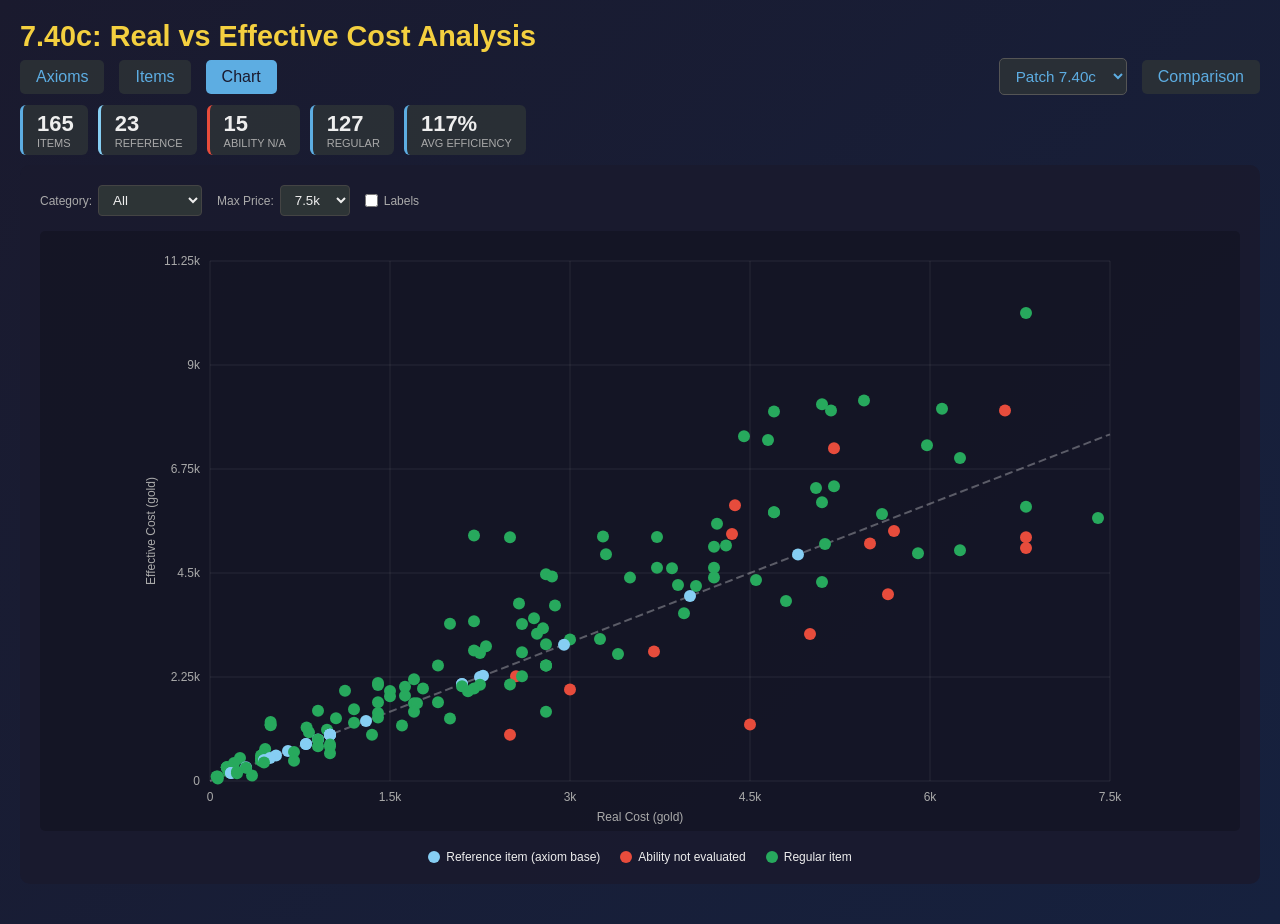
<file: docs/patch_7.40c/interactive_chart.html>
<!DOCTYPE html>
<html lang="en">
<head>
    <meta charset="UTF-8">
    <meta name="viewport" content="width=device-width, initial-scale=1.0">
    <title>Chart - Dota 2 Item Analysis (Patch 7.40c)</title>
    <style>
* { box-sizing: border-box; margin: 0; padding: 0; }
body {
    font-family: 'Segoe UI', Tahoma, Geneva, Verdana, sans-serif;
    background: linear-gradient(135deg, #1a1a2e 0%, #16213e 100%);
    color: #eee;
    min-height: 100vh;
    padding: 20px;
}
.container { max-width: 1400px; margin: 0 auto; }
h1 { color: #f4d03f; margin-bottom: 10px; font-size: 1.8em; }
.subtitle { color: #c4c4c4; margin-bottom: 20px; font-size: 0.9em; }
a { color: #5dade2; text-decoration: none; }
a:hover { text-decoration: underline; }

/* Navigation */
.nav { margin-bottom: 20px; display: flex; gap: 15px; flex-wrap: wrap; align-items: center; }
.nav a {
    background: rgba(45, 52, 54, 0.8);
    padding: 8px 16px;
    border-radius: 5px;
    color: #5dade2;
    transition: background 0.2s;
}
.nav a:hover { background: rgba(93, 173, 226, 0.2); text-decoration: none; }
.nav a.active { background: #5dade2; color: #1a1a2e; }

/* Stats cards */
.stats-row {
    display: flex; gap: 15px; flex-wrap: wrap; margin-bottom: 20px;
}
.stat-card {
    background: rgba(45, 52, 54, 0.8);
    padding: 12px 20px; border-radius: 8px;
    border-left: 4px solid #5dade2;
}
.stat-card.overvalued { border-left-color: #27a95d; }
.stat-card.undervalued { border-left-color: #e74c3c; }
.stat-card.fair { border-left-color: #86cef3; }
.stat-value { font-size: 22px; font-weight: bold; }
.stat-label { font-size: 11px; color: #aaa; text-transform: uppercase; }

/* Tables */
.table-container { overflow-x: auto; margin-bottom: 20px; }
table { border-collapse: collapse; width: 100%; background: rgba(26, 26, 46, 0.9); }
th, td { padding: 10px 12px; text-align: left; border-bottom: 1px solid #333; }
th {
    background: #2d3436;
    color: #f4d03f;
    cursor: pointer;
    user-select: none;
    position: sticky;
    top: 0;
}
th:hover { background: #3d4446; }
th.sorted-asc::after { content: ' \25B2'; font-size: 0.7em; }
th.sorted-desc::after { content: ' \25BC'; font-size: 0.7em; }
tr:hover { background: rgba(93, 173, 226, 0.1); }
.text-muted { color: #c4c4c4; font-size: 0.85em; }
.text-green { color: #27a95d; }
.text-red { color: #e74c3c; }
.text-yellow { color: #86cef3; }
.text-blue { color: #5dade2; }

/* Responsive */
@media (max-width: 768px) {
    h1 { font-size: 1.4em; }
    .stats-row { flex-direction: column; }
    th, td { padding: 8px; font-size: 0.9em; }
}
/* Compact overrides for data pages (denser layout) */
h1 { margin-bottom: 5px; }
.nav { margin-bottom: 10px; }
.stats-row { gap: 10px; margin-bottom: 10px; }
.stat-card { padding: 6px 14px; border-radius: 6px; border-left-width: 3px; }

.chart-container {
    background: rgba(26, 26, 46, 0.9);
    border-radius: 10px; padding: 20px; margin-bottom: 20px;
}
.controls {
    display: flex; gap: 15px; flex-wrap: wrap;
    align-items: center; margin-bottom: 15px;
}
.control-group { display: flex; align-items: center; gap: 6px; }
.control-group label { font-size: 12px; color: #aaa; }
select, input[type="checkbox"] {
    background: #2d3436; color: #eee;
    border: 1px solid #444; padding: 6px 10px;
    border-radius: 4px; cursor: pointer;
}

#chartSvg {
    width: 100%; height: 600px;
    background: rgba(0,0,0,0.2); border-radius: 5px;
}
.point { cursor: pointer; transition: r 0.15s; }
.point:hover { r: 9; }
.point-label { font-size: 9px; fill: #bbb; pointer-events: none; }
.axis-label { font-size: 12px; fill: #aaa; }
.grid-line { stroke: rgba(255,255,255,0.08); stroke-width: 1; }
.fair-line { stroke: rgba(255,255,255,0.3); stroke-width: 2; stroke-dasharray: 8,4; }

.tooltip {
    position: fixed;
    background: rgba(20, 20, 35, 0.98);
    border: 1px solid #444;
    border-radius: 8px;
    padding: 15px;
    pointer-events: none;
    display: none;
    z-index: 1000;
    max-width: 350px;
    max-height: calc(100vh - 20px);
    overflow-y: auto;
    box-shadow: 0 4px 20px rgba(0,0,0,0.5);
}
.tooltip.visible { display: block; }
.tooltip-title { color: #f4d03f; font-weight: bold; font-size: 1.1em; margin-bottom: 10px; }
.tooltip-row { display: flex; justify-content: space-between; gap: 20px; padding: 4px 0; }
.tooltip-label { color: #888; }
.tooltip-value { font-weight: bold; }
.tooltip-value.positive { color: #27a95d; }
.tooltip-value.negative { color: #e74c3c; }

.tooltip-section { margin-top: 12px; padding-top: 10px; border-top: 1px solid #444; }
.tooltip-section-title { color: #5dade2; font-size: 0.85em; margin-bottom: 6px; text-transform: uppercase; }
.tooltip-stat { display: flex; justify-content: space-between; font-size: 0.9em; padding: 2px 0; }
.tooltip-stat-name { color: #aaa; }
.tooltip-stat-value { color: #eee; }
.tooltip-stat-calc { color: #666; font-size: 0.85em; }
.tooltip-ignored { color: #e74c3c; font-size: 0.85em; margin-top: 8px; }
.tooltip-group { margin-top: 8px; }
.tooltip-group-header { font-weight: bold; color: #f4d03f; font-size: 0.9em; margin-bottom: 4px; }
.tooltip-group-header.active { color: #3498db; }
.tooltip-group-header.aura { color: #f1c40f; }
.tooltip-group-header.ignored { color: #888; opacity: 0.7; }
.tooltip-group-header.risk { color: #e74c3c; }
.tooltip-group-meta { color: #888; font-weight: normal; font-size: 0.85em; }
.tooltip-group-stats { padding-left: 12px; }

.legend {
    display: flex; gap: 20px; justify-content: center;
    margin-top: 15px; flex-wrap: wrap;
}
.legend-item { display: flex; align-items: center; gap: 6px; font-size: 12px; }
.legend-dot { width: 12px; height: 12px; border-radius: 50%; }
.legend-dot.reference { background: #86cef3; }
.legend-dot.unevaluated_ability { background: #e74c3c; }
.legend-dot.normal { background: #27a95d; }
    
.nav-right { margin-left: auto; display: flex; gap: 15px; align-items: center; }
#patchSelect {
    background: rgba(45, 52, 54, 0.8);
    color: #5dade2;
    border: 1px solid #555;
    padding: 8px 12px;
    border-radius: 5px;
    font-size: 0.95em;
    cursor: pointer;
}
#patchSelect:hover { background: rgba(93, 173, 226, 0.2); }
#patchSelect option { background: #2d3436; color: #eee; }
</style>
</head>
<body data-patch="7.40c">
    <div class="container">
        <h1>7.40c: Real vs Effective Cost Analysis</h1>

        <div class="nav"><a href="axioms_table.html" class="">Axioms</a> <a href="items_table.html" class="">Items</a> <a href="interactive_chart.html" class="active">Chart</a><div class="nav-right"><select id="patchSelect"></select><a href="../comparison.html">Comparison</a></div></div>

        <div class="stats-row">
            <div class="stat-card">
                <div class="stat-value">165</div>
                <div class="stat-label">Items</div>
            </div>
            <div class="stat-card" style="border-color: #86cef3;">
                <div class="stat-value">23</div>
                <div class="stat-label">Reference</div>
            </div>
            <div class="stat-card" style="border-color: #e74c3c;">
                <div class="stat-value">15</div>
                <div class="stat-label">Ability N/A</div>
            </div>
            <div class="stat-card">
                <div class="stat-value">127</div>
                <div class="stat-label">Regular</div>
            </div>
            <div class="stat-card">
                <div class="stat-value">117%</div>
                <div class="stat-label">Avg Efficiency</div>
            </div>
        </div>

        <div class="chart-container">
            <div class="controls">
                <div class="control-group">
                    <label>Category:</label>
                    <select id="categoryFilter">
                        <option value="all">All</option>
                        <option value="reference">Reference</option>
                        <option value="unevaluated_ability">Ability N/A</option>
                        <option value="normal">Regular</option>
                    </select>
                </div>
                <div class="control-group">
                    <label>Max Price:</label>
                    <select id="maxPrice">
                        <option value="1000">1k</option>
                        <option value="2000">2k</option>
                        <option value="3000">3k</option>
                        <option value="5000">5k</option>
                        <option value="7500" selected>7.5k</option>
                        <option value="0">Auto</option>
                    </select>
                </div>
                <div class="control-group">
                    <input type="checkbox" id="showLabels">
                    <label for="showLabels">Labels</label>
                </div>
            </div>

            <svg id="chartSvg" viewBox="0 0 1000 600" preserveAspectRatio="xMidYMid meet"></svg>

            <div class="legend">
                <div class="legend-item"><div class="legend-dot reference"></div>Reference item (axiom base)</div>
                <div class="legend-item"><div class="legend-dot unevaluated_ability"></div>Ability not evaluated</div>
                <div class="legend-item"><div class="legend-dot normal"></div>Regular item</div>
            </div>
        </div>

        <div id="tooltip" class="tooltip"></div>
    </div>

    <script>
    (function() {
        const itemsData = [{"id": "item_wraith_band", "name": "Wraith Band", "real_cost": 505, "effective_cost": 1276.0, "difference": 771.0, "difference_pct": 152.6, "efficiency_pct": 252.6, "category": "normal", "unpriceable_count": 0, "stat_groups": [{"group_name": "Stats", "group_type": "passive", "group_total": 1276.0, "group_meta": "", "stats": [{"name": "Agility", "total": 500.0, "calc_str": "5.0 x 100.0"}, {"name": "Strength", "total": 200.0, "calc_str": "2.0 x 100.0"}, {"name": "Intelligence", "total": 200.0, "calc_str": "2.0 x 100.0"}, {"name": "Attack Speed", "total": 135.0, "calc_str": "6.0 x 22.5"}, {"name": "Armor", "total": 241.0, "calc_str": "1.75 x 137.5"}]}]}, {"id": "item_null_talisman", "name": "Null Talisman", "real_cost": 505, "effective_cost": 1225.0, "difference": 720.0, "difference_pct": 142.6, "efficiency_pct": 242.6, "category": "normal", "unpriceable_count": 0, "stat_groups": [{"group_name": "Stats", "group_type": "passive", "group_total": 1225.0, "group_meta": "", "stats": [{"name": "Intelligence", "total": 500.0, "calc_str": "5.0 x 100.0"}, {"name": "Strength", "total": 200.0, "calc_str": "2.0 x 100.0"}, {"name": "Agility", "total": 200.0, "calc_str": "2.0 x 100.0"}, {"name": "Max Mana %", "total": 75.0, "calc_str": "3.0 x 25.0"}, {"name": "MP Regen", "total": 250.0, "calc_str": "1.0 x 250.0"}]}]}, {"id": "item_vladmir", "name": "Vladmir's Offering", "real_cost": 2200, "effective_cost": 5312.0, "difference": 3112.0, "difference_pct": 141.5, "efficiency_pct": 241.5, "category": "normal", "unpriceable_count": 0, "stat_groups": [{"group_name": "Stats", "group_type": "passive", "group_total": 325.0, "group_meta": "", "stats": [{"name": "Armor", "total": 138.0, "calc_str": "1.0 x 137.5"}, {"name": "MP Regen", "total": 188.0, "calc_str": "0.75 x 250.0"}]}, {"group_name": "Vladmir's Aura", "group_type": "aura", "group_total": 4988.0, "group_meta": "", "stats": [{"name": "Armor Aura", "total": 412.0, "calc_str": "2.0 x 206.2"}, {"name": "Mana Regen Aura", "total": 375.0, "calc_str": "1.0 x 375.0"}, {"name": "Lifesteal Aura", "total": 1500.0, "calc_str": "20.0 x 75.0"}, {"name": "Damage Aura", "total": 2700.0, "calc_str": "18.0 x 150.0"}, {"name": "Lifesteal Self", "total": 0, "calc_str": "0.0 [info]", "type": "info"}, {"name": "Damage Self", "total": 0, "calc_str": "0.0 [info]", "type": "info"}]}, {"group_name": "Ignored", "group_type": "ignored", "group_total": 0, "group_meta": "", "stats": [{"name": "lifesteal_self", "total": 0, "calc_str": ""}, {"name": "damage_self", "total": 0, "calc_str": ""}, {"name": "aura_radius", "total": 0, "calc_str": ""}, {"name": "lifesteal_creeps_tooltip", "total": 0, "calc_str": ""}]}]}, {"id": "item_bracer", "name": "Bracer", "real_cost": 505, "effective_cost": 1205.0, "difference": 700.0, "difference_pct": 138.6, "efficiency_pct": 238.6, "category": "normal", "unpriceable_count": 0, "stat_groups": [{"group_name": "Stats", "group_type": "passive", "group_total": 1205.0, "group_meta": "", "stats": [{"name": "Strength", "total": 500.0, "calc_str": "5.0 x 100.0"}, {"name": "Agility", "total": 200.0, "calc_str": "2.0 x 100.0"}, {"name": "Intelligence", "total": 200.0, "calc_str": "2.0 x 100.0"}, {"name": "Damage", "total": 0.0, "calc_str": "0.0 x 50.0"}, {"name": "HP Regen", "total": 105.0, "calc_str": "0.75 x 140.0"}, {"name": "Health", "total": 200.0, "calc_str": "50.0 x 4.0"}]}]}, {"id": "item_gauntlets", "name": "Gauntlets of Strength", "real_cost": 140, "effective_cost": 300.0, "difference": 160.0, "difference_pct": 114.3, "efficiency_pct": 214.3, "category": "normal", "unpriceable_count": 0, "stat_groups": [{"group_name": "Stats", "group_type": "passive", "group_total": 300.0, "group_meta": "", "stats": [{"name": "Strength", "total": 300.0, "calc_str": "3.0 x 100.0"}]}]}, {"id": "item_slippers", "name": "Slippers of Agility", "real_cost": 140, "effective_cost": 300.0, "difference": 160.0, "difference_pct": 114.3, "efficiency_pct": 214.3, "category": "normal", "unpriceable_count": 0, "stat_groups": [{"group_name": "Stats", "group_type": "passive", "group_total": 300.0, "group_meta": "", "stats": [{"name": "Agility", "total": 300.0, "calc_str": "3.0 x 100.0"}]}]}, {"id": "item_mantle", "name": "Mantle of Intelligence", "real_cost": 140, "effective_cost": 300.0, "difference": 160.0, "difference_pct": 114.3, "efficiency_pct": 214.3, "category": "normal", "unpriceable_count": 0, "stat_groups": [{"group_name": "Stats", "group_type": "passive", "group_total": 300.0, "group_meta": "", "stats": [{"name": "Intelligence", "total": 300.0, "calc_str": "3.0 x 100.0"}]}]}, {"id": "item_diffusal_blade", "name": "Diffusal Blade", "real_cost": 2500, "effective_cost": 5275.0, "difference": 2775.0, "difference_pct": 111.0, "efficiency_pct": 211.0, "category": "normal", "unpriceable_count": 0, "stat_groups": [{"group_name": "Stats", "group_type": "passive", "group_total": 775.0, "group_meta": "", "stats": [{"name": "Root (per sqrt-sec)", "total": 775.0, "calc_str": "0.7745966692414834 x 1000.0"}]}, {"group_name": "Inhibit", "group_type": "active", "group_total": 0, "group_meta": "", "stats": [{"name": "Purge Rate", "total": 0, "calc_str": "5.0 [info]", "type": "info"}, {"name": "Purge Root Duration", "total": 0, "calc_str": "3.0 [info]", "type": "info"}, {"name": "Purge Slow Duration", "total": 0, "calc_str": "4.0 [info]", "type": "info"}]}, {"group_name": "Manabreak", "group_type": "passive", "group_total": 2000.0, "group_meta": "", "stats": [{"name": "Mana Burn", "total": 2000.0, "calc_str": "40.0 x 50.0"}, {"name": "Damage Per Burn", "total": 0, "calc_str": "1.0 [info]", "type": "info"}, {"name": "Feedback Mana Burn Illusion Melee", "total": 0, "calc_str": "0.0 [info]", "type": "info"}, {"name": "Feedback Mana Burn Illusion Ranged", "total": 0, "calc_str": "0.0 [info]", "type": "info"}]}, {"group_name": "Passive Stats", "group_type": "passive", "group_total": 2500.0, "group_meta": "", "stats": [{"name": "Agility", "total": 1500.0, "calc_str": "15.0 x 100.0"}, {"name": "Intelligence", "total": 1000.0, "calc_str": "10.0 x 100.0"}]}, {"group_name": "Ignored", "group_type": "ignored", "group_total": 0, "group_meta": "", "stats": [{"name": "feedback_mana_burn_illusion_melee", "total": 0, "calc_str": ""}, {"name": "feedback_mana_burn_illusion_ranged", "total": 0, "calc_str": ""}, {"name": "purge_rate", "total": 0, "calc_str": ""}, {"name": "purge_root_duration", "total": 0, "calc_str": ""}, {"name": "purge_slow_duration", "total": 0, "calc_str": ""}, {"name": "damage_per_burn", "total": 0, "calc_str": ""}]}]}, {"id": "item_fluffy_hat", "name": "Fluffy Hat", "real_cost": 250, "effective_cost": 500.0, "difference": 250.0, "difference_pct": 100.0, "efficiency_pct": 200.0, "category": "normal", "unpriceable_count": 0, "stat_groups": [{"group_name": "Stats", "group_type": "passive", "group_total": 500.0, "group_meta": "", "stats": [{"name": "Health", "total": 500.0, "calc_str": "125.0 x 4.0"}]}]}, {"id": "item_magic_stick", "name": "Magic Stick", "real_cost": 200, "effective_cost": 390.0, "difference": 190.0, "difference_pct": 95.1, "efficiency_pct": 195.1, "category": "normal", "unpriceable_count": 0, "comment": "Charge-based burst heal+mana. 10ch x 15/ch, once per 2.5 min.", "stat_groups": [{"group_name": "Energy Charge", "group_type": "active", "group_total": 390.0, "group_meta": "", "stats": [{"name": "Restore per Charge", "total": 390.0, "calc_str": "15.0 x 390.0 x 0.07"}]}, {"group_name": "Ignored", "group_type": "ignored", "group_total": 0, "group_meta": "", "stats": [{"name": "max_charges", "total": 0, "calc_str": ""}, {"name": "charge_radius", "total": 0, "calc_str": ""}]}]}, {"id": "item_branches", "name": "Iron Branch", "real_cost": 55, "effective_cost": 100.0, "difference": 45.0, "difference_pct": 81.8, "efficiency_pct": 181.8, "category": "normal", "unpriceable_count": 0, "stat_groups": [{"group_name": "Stats", "group_type": "passive", "group_total": 100.0, "group_meta": "", "stats": [{"name": "All Stats", "total": 100.0, "calc_str": "1.0 x 100.0"}]}, {"group_name": "Ignored", "group_type": "ignored", "group_total": 0, "group_meta": "", "stats": [{"name": "tree_duration", "total": 0, "calc_str": ""}]}]}, {"id": "item_falcon_blade", "name": "Falcon Blade", "real_cost": 1125, "effective_cost": 1950.0, "difference": 825.0, "difference_pct": 73.3, "efficiency_pct": 173.3, "category": "normal", "unpriceable_count": 0, "stat_groups": [{"group_name": "Stats", "group_type": "passive", "group_total": 1950.0, "group_meta": "", "stats": [{"name": "Health", "total": 800.0, "calc_str": "200.0 x 4.0"}, {"name": "MP Regen", "total": 450.0, "calc_str": "1.8 x 250.0"}, {"name": "Damage", "total": 700.0, "calc_str": "14.0 x 50.0"}]}]}, {"id": "item_harpoon", "name": "Harpoon", "real_cost": 4700, "effective_cost": 7992.0, "difference": 3292.0, "difference_pct": 70.0, "efficiency_pct": 170.0, "category": "normal", "unpriceable_count": 0, "stat_groups": [{"group_name": "Stats", "group_type": "passive", "group_total": 450.0, "group_meta": "", "stats": [{"name": "Attack Speed", "total": 450.0, "calc_str": "20.0 x 22.5"}]}, {"group_name": "Draw Forth", "group_type": "active", "group_total": 1125.0, "group_meta": "", "stats": [{"name": "Displacement", "total": 1125.0, "calc_str": "600.0 x 1.9"}, {"name": "Pull Duration", "total": 0, "calc_str": "0.3 [info]", "type": "info"}, {"name": "Pull Distance Pct", "total": 0, "calc_str": "35.0 [info]", "type": "info"}, {"name": "Min Distance", "total": 0, "calc_str": "100.0 [info]", "type": "info"}, {"name": "Max Distance", "total": 0, "calc_str": "1000.0 [info]", "type": "info"}, {"name": "Cast Range Enemy", "total": 0, "calc_str": "700.0 [info]", "type": "info"}, {"name": "Projectile Speed", "total": 0, "calc_str": "2000.0 [info]", "type": "info"}]}, {"group_name": "Echo Strike", "group_type": "passive", "group_total": 167.0, "group_meta": "", "stats": [{"name": "Movement Speed %", "total": 167.0, "calc_str": "100.0 x 11.1 x 0.15"}, {"name": "Passive Cooldown", "total": 0, "calc_str": "5.0 [info]", "type": "info"}, {"name": "Slow Duration", "total": 0, "calc_str": "1.0 [info]", "type": "info"}]}, {"group_name": "Passive Stats", "group_type": "passive", "group_total": 6250.0, "group_meta": "", "stats": [{"name": "Damage", "total": 1250.0, "calc_str": "25.0 x 50.0"}, {"name": "Strength", "total": 2500.0, "calc_str": "25.0 x 100.0"}, {"name": "Agility", "total": 1000.0, "calc_str": "10.0 x 100.0"}, {"name": "Intelligence", "total": 1000.0, "calc_str": "10.0 x 100.0"}, {"name": "MP Regen", "total": 500.0, "calc_str": "2.0 x 250.0"}]}, {"group_name": "Ignored", "group_type": "ignored", "group_total": 0, "group_meta": "", "stats": [{"name": "passive_cooldown", "total": 0, "calc_str": ""}, {"name": "slow_duration", "total": 0, "calc_str": ""}, {"name": "pull_duration", "total": 0, "calc_str": ""}, {"name": "pull_distance_pct", "total": 0, "calc_str": ""}, {"name": "min_distance", "total": 0, "calc_str": ""}, {"name": "max_distance", "total": 0, "calc_str": ""}, {"name": "cast_range_enemy", "total": 0, "calc_str": ""}, {"name": "projectile_speed", "total": 0, "calc_str": ""}]}]}, {"id": "item_lesser_crit", "name": "Crystalys", "real_cost": 2000, "effective_cost": 3400.0, "difference": 1400.0, "difference_pct": 70.0, "efficiency_pct": 170.0, "category": "normal", "unpriceable_count": 0, "comment": "Crit valued via custom_stats formula: chance × (mult-100) = expected DPS%", "stat_groups": [{"group_name": "Stats", "group_type": "passive", "group_total": 1600.0, "group_meta": "", "stats": [{"name": "Damage", "total": 1600.0, "calc_str": "32.0 x 50.0"}]}, {"group_name": "Critical Strike", "group_type": "passive", "group_total": 1800.0, "group_meta": "", "stats": [{"name": "Crit Expected DPS", "total": 1800.0, "calc_str": "18.0 x 100.0"}, {"name": "Crit Chance", "total": 0, "calc_str": "30.0 [info]", "type": "info"}, {"name": "Crit Multiplier", "total": 0, "calc_str": "160.0 [info]", "type": "info"}]}, {"group_name": "Ignored", "group_type": "ignored", "group_total": 0, "group_meta": "", "stats": [{"name": "crit_chance", "total": 0, "calc_str": ""}, {"name": "crit_multiplier", "total": 0, "calc_str": ""}, {"name": "tooltip_crit_damage", "total": 0, "calc_str": ""}]}]}, {"id": "item_tranquil_boots", "name": "Tranquil Boots", "real_cost": 900, "effective_cost": 1522.0, "difference": 622.0, "difference_pct": 69.1, "efficiency_pct": 169.1, "category": "normal", "unpriceable_count": 0, "stat_groups": [{"group_name": "Break", "group_type": "passive", "group_total": 0, "group_meta": "", "stats": [{"name": "Heal Amount", "total": 0, "calc_str": "250.0 [info]", "type": "info"}, {"name": "Heal Duration", "total": 0, "calc_str": "20.0 [info]", "type": "info"}, {"name": "Heal Interval", "total": 0, "calc_str": "0.334 [info]", "type": "info"}, {"name": "Break Time", "total": 0, "calc_str": "13.0 [info]", "type": "info"}, {"name": "Break Count", "total": 0, "calc_str": "1.0 [info]", "type": "info"}, {"name": "Break Threshold", "total": 0, "calc_str": "20.0 [info]", "type": "info"}, {"name": "Broken Movement Speed", "total": 0, "calc_str": "40.0 [info]", "type": "info"}]}, {"group_name": "Passive Stats", "group_type": "passive", "group_total": 1522.0, "group_meta": "", "stats": [{"name": "Movement Speed", "total": 542.0, "calc_str": "65.0 x 11.1 x 0.75"}, {"name": "Armor", "total": 0.0, "calc_str": "0.0 x 137.5"}, {"name": "HP Regen", "total": 980.0, "calc_str": "14.0 x 140.0 x 0.50"}]}, {"group_name": "Ignored", "group_type": "ignored", "group_total": 0, "group_meta": "", "stats": [{"name": "heal_duration", "total": 0, "calc_str": ""}, {"name": "heal_amount", "total": 0, "calc_str": ""}, {"name": "heal_interval", "total": 0, "calc_str": ""}, {"name": "break_time", "total": 0, "calc_str": ""}, {"name": "break_count", "total": 0, "calc_str": ""}, {"name": "break_threshold", "total": 0, "calc_str": ""}, {"name": "broken_movement_speed", "total": 0, "calc_str": ""}]}]}, {"id": "item_hurricane_pike", "name": "Hurricane Pike", "real_cost": 4450, "effective_cost": 7458.0, "difference": 3008.0, "difference_pct": 67.6, "efficiency_pct": 167.6, "category": "normal", "unpriceable_count": 0, "comment": "Push via displacement axiom. +140 attack range not valued (ranged only).", "stat_groups": [{"group_name": "Hurricane Thrust", "group_type": "active", "group_total": 1658.0, "group_meta": "CD: 19.0s / Dur: 6.0s", "stats": [{"name": "Attack Speed", "total": 533.0, "calc_str": "100.0 x 22.5 x 0.24"}, {"name": "Displacement", "total": 1125.0, "calc_str": "600.0 x 1.9"}, {"name": "Enemy Length", "total": 0, "calc_str": "450.0 [info]", "type": "info"}, {"name": "Range Duration", "total": 0, "calc_str": "6.0 [info]", "type": "info"}, {"name": "Cast Range Enemy", "total": 0, "calc_str": "450.0 [info]", "type": "info"}, {"name": "Max Attacks", "total": 0, "calc_str": "5.0 [info]", "type": "info"}, {"name": "Push Time", "total": 0, "calc_str": "0.5 [info]", "type": "info"}, {"name": "Dizzy Duration", "total": 0, "calc_str": "0.0 [info]", "type": "info"}]}, {"group_name": "Dragon's Reach", "group_type": "passive", "group_total": 0, "group_meta": "", "stats": [{"name": "Base Attack Range", "total": 0, "calc_str": "140.0 [info]", "type": "info"}]}, {"group_name": "Passive Stats", "group_type": "passive", "group_total": 5800.0, "group_meta": "", "stats": [{"name": "Intelligence", "total": 1500.0, "calc_str": "15.0 x 100.0"}, {"name": "Health", "total": 800.0, "calc_str": "200.0 x 4.0"}, {"name": "Agility", "total": 2000.0, "calc_str": "20.0 x 100.0"}, {"name": "Strength", "total": 1500.0, "calc_str": "15.0 x 100.0"}]}, {"group_name": "Ignored", "group_type": "ignored", "group_total": 0, "group_meta": "", "stats": [{"name": "base_attack_range", "total": 0, "calc_str": ""}, {"name": "enemy_length", "total": 0, "calc_str": ""}, {"name": "range_duration", "total": 0, "calc_str": ""}, {"name": "cast_range_enemy", "total": 0, "calc_str": ""}, {"name": "max_attacks", "total": 0, "calc_str": ""}, {"name": "push_time", "total": 0, "calc_str": ""}, {"name": "dizzy_duration", "total": 0, "calc_str": ""}, {"name": "dizzy_distance_pct", "total": 0, "calc_str": ""}]}]}, {"id": "item_orchid", "name": "Orchid Malevolence", "real_cost": 3275, "effective_cost": 5292.0, "difference": 2017.0, "difference_pct": 61.6, "efficiency_pct": 161.6, "category": "normal", "unpriceable_count": 0, "comment": "Soul Burn damage amp (30% of damage dealt during silence) not valued", "stat_groups": [{"group_name": "Stats", "group_type": "passive", "group_total": 3878.0, "group_meta": "", "stats": [{"name": "Attack Speed", "total": 788.0, "calc_str": "35.0 x 22.5"}, {"name": "Damage", "total": 500.0, "calc_str": "10.0 x 50.0"}, {"name": "MP Regen", "total": 750.0, "calc_str": "3.0 x 250.0"}, {"name": "HP Regen", "total": 840.0, "calc_str": "6.0 x 140.0"}, {"name": "Intelligence", "total": 1000.0, "calc_str": "10.0 x 100.0"}]}, {"group_name": "Soul Burn", "group_type": "active", "group_total": 1414.0, "group_meta": "", "stats": [{"name": "Silence (per sqrt-sec)", "total": 1414.0, "calc_str": "1.1785113019775793 x 1200.0"}, {"name": "Silence Damage Percent", "total": 0, "calc_str": "30.0 [info]", "type": "info"}, {"name": "Silence Duration", "total": 0, "calc_str": "5.0 [info]", "type": "info"}]}, {"group_name": "Ignored", "group_type": "ignored", "group_total": 0, "group_meta": "", "stats": [{"name": "silence_damage_percent", "total": 0, "calc_str": ""}, {"name": "silence_duration", "total": 0, "calc_str": ""}]}]}, {"id": "item_mage_slayer", "name": "Mage Slayer", "real_cost": 2800, "effective_cost": 4475.0, "difference": 1675.0, "difference_pct": 59.8, "efficiency_pct": 159.8, "category": "normal", "unpriceable_count": 0, "comment": "20 magic DPS on-hit treated as +20 attack damage (duration and damage type ignored for simplicity).", "stat_groups": [{"group_name": "Stats", "group_type": "passive", "group_total": 1000.0, "group_meta": "", "stats": [{"name": "Damage", "total": 1000.0, "calc_str": "20.0 x 50.0"}]}, {"group_name": "Mage Slayer", "group_type": "passive", "group_total": 400.0, "group_meta": "", "stats": [{"name": "Spell Amplification", "total": 400.0, "calc_str": "40.0 x 10.0"}]}, {"group_name": "Passive Stats", "group_type": "passive", "group_total": 3075.0, "group_meta": "", "stats": [{"name": "Magic Resistance", "total": 800.0, "calc_str": "20.0 x 40.0"}, {"name": "Damage", "total": 400.0, "calc_str": "8.0 x 50.0"}, {"name": "Attack Speed", "total": 675.0, "calc_str": "30.0 x 22.5"}, {"name": "HP Regen", "total": 700.0, "calc_str": "5.0 x 140.0"}, {"name": "MP Regen", "total": 500.0, "calc_str": "2.0 x 250.0"}]}, {"group_name": "Ignored", "group_type": "ignored", "group_total": 0, "group_meta": "", "stats": [{"name": "duration", "total": 0, "calc_str": ""}]}]}, {"id": "item_greater_crit", "name": "Daedalus", "real_cost": 5100, "effective_cost": 8150.0, "difference": 3050.0, "difference_pct": 59.8, "efficiency_pct": 159.8, "category": "normal", "unpriceable_count": 0, "comment": "Crit valued via custom_stats formula: chance × (mult-100) = expected DPS%", "stat_groups": [{"group_name": "Stats", "group_type": "passive", "group_total": 4400.0, "group_meta": "", "stats": [{"name": "Damage", "total": 4400.0, "calc_str": "88.0 x 50.0"}]}, {"group_name": "Critical Strike", "group_type": "passive", "group_total": 3750.0, "group_meta": "", "stats": [{"name": "Crit Expected DPS", "total": 3750.0, "calc_str": "37.5 x 100.0"}, {"name": "Crit Chance", "total": 0, "calc_str": "30.0 [info]", "type": "info"}, {"name": "Crit Multiplier", "total": 0, "calc_str": "225.0 [info]", "type": "info"}]}, {"group_name": "Ignored", "group_type": "ignored", "group_total": 0, "group_meta": "", "stats": [{"name": "crit_chance", "total": 0, "calc_str": ""}, {"name": "crit_multiplier", "total": 0, "calc_str": ""}]}]}, {"id": "item_manta", "name": "Manta Style", "real_cost": 4650, "effective_cost": 7378.0, "difference": 2728.0, "difference_pct": 58.7, "efficiency_pct": 158.7, "category": "normal", "unpriceable_count": 0, "comment": "Illusion DPS via formula. Survivability discount 1.5x for 300% incoming dmg. Not valued: disjoint, basic dispel, splitpush, scouting, dodge.\n", "stat_groups": [{"group_name": "Stats", "group_type": "passive", "group_total": 2329.0, "group_meta": "", "stats": [{"name": "Illusion DPS (dmg equiv)", "total": 2329.0, "calc_str": "46.588235294117645 x 50.0"}]}, {"group_name": "Mirror Image", "group_type": "active", "group_total": 0, "group_meta": "", "stats": [{"name": "Images Count", "total": 0, "calc_str": "2.0 [info]", "type": "info"}, {"name": "Illusion Duration", "total": 0, "calc_str": "18.0 [info]", "type": "info"}, {"name": "Images Do Damage Percent Melee", "total": 0, "calc_str": "-67.0 [info]", "type": "info"}, {"name": "Images Do Damage Percent Ranged", "total": 0, "calc_str": "-72.0 [info]", "type": "info"}, {"name": "Images Take Damage Percent", "total": 0, "calc_str": "200.0 [info]", "type": "info"}]}, {"group_name": "Passive Stats", "group_type": "passive", "group_total": 5049.0, "group_meta": "", "stats": [{"name": "Strength", "total": 1000.0, "calc_str": "10.0 x 100.0"}, {"name": "Agility", "total": 2600.0, "calc_str": "26.0 x 100.0"}, {"name": "Intelligence", "total": 1000.0, "calc_str": "10.0 x 100.0"}, {"name": "Attack Speed", "total": 338.0, "calc_str": "15.0 x 22.5"}, {"name": "Movement Speed", "total": 111.0, "calc_str": "10.0 x 11.1"}]}, {"group_name": "Ignored", "group_type": "ignored", "group_total": 0, "group_meta": "", "stats": [{"name": "images_count", "total": 0, "calc_str": ""}, {"name": "illusion_duration", "total": 0, "calc_str": ""}, {"name": "images_do_damage_percent_melee", "total": 0, "calc_str": ""}, {"name": "tooltip_damage_outgoing_melee", "total": 0, "calc_str": ""}, {"name": "images_take_damage_percent", "total": 0, "calc_str": ""}, {"name": "tooltip_damage_incoming_total_pct", "total": 0, "calc_str": ""}, {"name": "images_do_damage_percent_ranged", "total": 0, "calc_str": ""}, {"name": "tooltip_damage_outgoing_ranged", "total": 0, "calc_str": ""}]}]}, {"id": "item_ring_of_protection", "name": "Ring Of Protection", "real_cost": 175, "effective_cost": 275.0, "difference": 100.0, "difference_pct": 57.1, "efficiency_pct": 157.1, "category": "normal", "unpriceable_count": 0, "stat_groups": [{"group_name": "Stats", "group_type": "passive", "group_total": 275.0, "group_meta": "", "stats": [{"name": "Armor", "total": 275.0, "calc_str": "2.0 x 137.5"}]}]}, {"id": "item_hand_of_midas", "name": "Hand Of Midas", "real_cost": 2200, "effective_cost": 3454.0, "difference": 1254.0, "difference_pct": 57.0, "efficiency_pct": 157.0, "category": "normal", "unpriceable_count": 0, "comment": "Transmute gold gen: 160g × 16.67 uses = 2667g over ~25 min.", "stat_groups": [{"group_name": "Stats", "group_type": "passive", "group_total": 788.0, "group_meta": "", "stats": [{"name": "Attack Speed", "total": 788.0, "calc_str": "35.0 x 22.5"}]}, {"group_name": "Transmute", "group_type": "active", "group_total": 2667.0, "group_meta": "", "stats": [{"name": "Bonus Gold", "total": 2667.0, "calc_str": "160.0 x 16.7"}]}]}, {"id": "item_meteor_hammer", "name": "Meteor Hammer", "real_cost": 2850, "effective_cost": 4425.0, "difference": 1575.0, "difference_pct": 55.3, "efficiency_pct": 155.3, "category": "normal", "unpriceable_count": 0, "comment": "Channeled AoE (0.5 channel discount × 1.5 AoE). Stun+burn+slow valued.", "stat_groups": [{"group_name": "Stats", "group_type": "passive", "group_total": 325.0, "group_meta": "", "stats": [{"name": "Stun (per sqrt-sec)", "total": 230.0, "calc_str": "0.11481983169296148 x 2000.0"}, {"name": "Magic/Ability Damage", "total": 54.0, "calc_str": "13.4375 x 4.0"}, {"name": "Movement Speed %", "total": 42.0, "calc_str": "3.75 x 11.1"}]}, {"group_name": "Meteor Hammer", "group_type": "active", "group_total": 0, "group_meta": "", "stats": [{"name": "Burn Dps Buildings", "total": 0, "calc_str": "50.0 [info]", "type": "info"}, {"name": "Burn Dps Units", "total": 0, "calc_str": "50.0 [info]", "type": "info"}, {"name": "Burn Slow", "total": 0, "calc_str": "20.0 [info]", "type": "info"}, {"name": "Stun Duration", "total": 0, "calc_str": "0.75 [info]", "type": "info"}, {"name": "Impact Damage Buildings", "total": 0, "calc_str": "90.0 [info]", "type": "info"}, {"name": "Impact Damage Units", "total": 0, "calc_str": "130.0 [info]", "type": "info"}]}, {"group_name": "Passive Stats", "group_type": "passive", "group_total": 4100.0, "group_meta": "", "stats": [{"name": "Strength", "total": 600.0, "calc_str": "6.0 x 100.0"}, {"name": "Agility", "total": 600.0, "calc_str": "6.0 x 100.0"}, {"name": "Intelligence", "total": 2400.0, "calc_str": "24.0 x 100.0"}, {"name": "Spell Amplification", "total": 100.0, "calc_str": "10.0 x 10.0"}, {"name": "Mana Regen Multiplier", "total": 400.0, "calc_str": "40.0 x 10.0"}]}, {"group_name": "Ignored", "group_type": "ignored", "group_total": 0, "group_meta": "", "stats": [{"name": "burn_dps_buildings", "total": 0, "calc_str": ""}, {"name": "burn_dps_units", "total": 0, "calc_str": ""}, {"name": "burn_slow", "total": 0, "calc_str": ""}, {"name": "burn_duration", "total": 0, "calc_str": ""}, {"name": "stun_duration", "total": 0, "calc_str": ""}, {"name": "burn_interval", "total": 0, "calc_str": ""}, {"name": "land_time", "total": 0, "calc_str": ""}, {"name": "impact_radius", "total": 0, "calc_str": ""}]}]}, {"id": "item_shivas_guard", "name": "Shiva's Guard", "real_cost": 5175, "effective_cost": 8017.0, "difference": 2842.0, "difference_pct": 54.9, "efficiency_pct": 154.9, "category": "normal", "unpriceable_count": 0, "comment": "Magic Weakness aura (magic resist reduction) not valued — debuff % not in game data", "stat_groups": [{"group_name": "Stats", "group_type": "passive", "group_total": 1560.0, "group_meta": "", "stats": [{"name": "AoE Burst Damage", "total": 1200.0, "calc_str": "300.0 x 4.0"}, {"name": "AoE Slow (MS equiv)", "total": 360.0, "calc_str": "32.44444444444444 x 11.1"}]}, {"group_name": "Arctic Blast", "group_type": "active", "group_total": 0, "group_meta": "", "stats": [{"name": "Blast Damage", "total": 0, "calc_str": "200.0 [info]", "type": "info"}, {"name": "Blast Movement Speed", "total": 0, "calc_str": "-40.0 [info]", "type": "info"}]}, {"group_name": "Freezing Aura", "group_type": "aura", "group_total": 2044.0, "group_meta": "", "stats": [{"name": "Negative Attack Speed Aura", "total": 1519.0, "calc_str": "-45.0 x -33.8"}, {"name": "Heal Reduction Aura %", "total": 525.0, "calc_str": "25.0 x 21.0"}]}, {"group_name": "Passive Stats", "group_type": "passive", "group_total": 4412.0, "group_meta": "", "stats": [{"name": "Intelligence", "total": 500.0, "calc_str": "5.0 x 100.0"}, {"name": "Strength", "total": 500.0, "calc_str": "5.0 x 100.0"}, {"name": "Agility", "total": 500.0, "calc_str": "5.0 x 100.0"}, {"name": "HP Regen", "total": 700.0, "calc_str": "5.0 x 140.0"}, {"name": "Armor", "total": 2062.0, "calc_str": "15.0 x 137.5"}, {"name": "Spell Amplification", "total": 150.0, "calc_str": "15.0 x 10.0"}, {"name": "Illusion Multiplier Pct", "total": 0, "calc_str": "100.0 [info]", "type": "info"}]}, {"group_name": "Ignored", "group_type": "ignored", "group_total": 0, "group_meta": "", "stats": [{"name": "aura_radius", "total": 0, "calc_str": ""}, {"name": "blast_damage", "total": 0, "calc_str": ""}, {"name": "blast_movement_speed", "total": 0, "calc_str": ""}, {"name": "blast_debuff_duration", "total": 0, "calc_str": ""}, {"name": "blast_radius", "total": 0, "calc_str": ""}, {"name": "blast_speed", "total": 0, "calc_str": ""}, {"name": "illusion_multiplier_pct", "total": 0, "calc_str": ""}, {"name": "resist_debuff_duration", "total": 0, "calc_str": ""}]}]}, {"id": "item_faerie_fire", "name": "Faerie Fire", "real_cost": 65, "effective_cost": 100.0, "difference": 35.0, "difference_pct": 53.9, "efficiency_pct": 153.8, "category": "normal", "unpriceable_count": 0, "stat_groups": [{"group_name": "Stats", "group_type": "passive", "group_total": 100.0, "group_meta": "", "stats": [{"name": "Damage", "total": 100.0, "calc_str": "2.0 x 50.0"}]}, {"group_name": "Imbue", "group_type": "active", "group_total": 0, "group_meta": "", "stats": [{"name": "Hp Restore", "total": 0, "calc_str": "85.0 [info]", "type": "info"}]}, {"group_name": "Ignored", "group_type": "ignored", "group_total": 0, "group_meta": "", "stats": [{"name": "hp_restore", "total": 0, "calc_str": ""}]}]}, {"id": "item_power_treads", "name": "Power Treads", "real_cost": 1400, "effective_cost": 2118.0, "difference": 718.0, "difference_pct": 51.3, "efficiency_pct": 151.3, "category": "normal", "unpriceable_count": 0, "comment": "Movement speed differs by hero attack type (55 melee / 45 ranged). Using 50% average.", "stat_groups": [{"group_name": "Stats", "group_type": "passive", "group_total": 1118.0, "group_meta": "", "stats": [{"name": "Movement Speed (Ranged)", "total": 250.0, "calc_str": "45.0 x 11.1 x 0.50"}, {"name": "Movement Speed (Melee)", "total": 306.0, "calc_str": "55.0 x 11.1 x 0.50"}, {"name": "Attack Speed", "total": 562.0, "calc_str": "25.0 x 22.5"}, {"name": "Damage", "total": 0.0, "calc_str": "0.0 x 50.0"}]}, {"group_name": "Switch Attribute", "group_type": "active", "group_total": 1000.0, "group_meta": "", "stats": [{"name": "Switchable Attribute", "total": 1000.0, "calc_str": "10.0 x 100.0"}]}]}, {"id": "item_butterfly", "name": "Butterfly", "real_cost": 5450, "effective_cost": 8233.0, "difference": 2783.0, "difference_pct": 51.1, "efficiency_pct": 151.1, "category": "normal", "unpriceable_count": 0, "stat_groups": [{"group_name": "Passive Stats", "group_type": "passive", "group_total": 8233.0, "group_meta": "", "stats": [{"name": "Agility", "total": 3500.0, "calc_str": "35.0 x 100.0"}, {"name": "Evasion", "total": 3033.0, "calc_str": "35.0 x 86.7"}, {"name": "Attack Speed Percent", "total": 450.0, "calc_str": "20.0 x 22.5"}, {"name": "Damage", "total": 1250.0, "calc_str": "25.0 x 50.0"}]}]}, {"id": "item_magic_wand", "name": "Magic Wand", "real_cost": 460, "effective_cost": 690.0, "difference": 230.0, "difference_pct": 50.0, "efficiency_pct": 150.0, "category": "normal", "unpriceable_count": 0, "comment": "Charge-based burst heal+mana. 20ch x 15/ch, once per 5 min.", "stat_groups": [{"group_name": "Stats", "group_type": "passive", "group_total": 300.0, "group_meta": "", "stats": [{"name": "All Stats", "total": 300.0, "calc_str": "3.0 x 100.0"}]}, {"group_name": "Energy Charge", "group_type": "active", "group_total": 390.0, "group_meta": "", "stats": [{"name": "Restore per Charge", "total": 390.0, "calc_str": "15.0 x 390.0 x 0.07"}]}, {"group_name": "Ignored", "group_type": "ignored", "group_total": 0, "group_meta": "", "stats": [{"name": "max_charges", "total": 0, "calc_str": ""}, {"name": "charge_radius", "total": 0, "calc_str": ""}]}]}, {"id": "item_solar_crest", "name": "Solar Crest", "real_cost": 2575, "effective_cost": 3841.0, "difference": 1266.0, "difference_pct": 49.1, "efficiency_pct": 149.2, "category": "normal", "unpriceable_count": 0, "comment": "Solar Crest active: buff ally for 7s / 16s CD.", "stat_groups": [{"group_name": "Shine", "group_type": "active", "group_total": 723.0, "group_meta": "CD: 16.0s / Dur: 7.0s", "stats": [{"name": "Attack Speed", "total": 443.0, "calc_str": "60.0 x 22.5 x 0.33"}, {"name": "Armor", "total": 226.0, "calc_str": "5.0 x 137.5 x 0.33"}, {"name": "Movement Speed", "total": 55.0, "calc_str": "15.0 x 11.1 x 0.33"}, {"name": "Duration", "total": 0, "calc_str": "7.0 [info]", "type": "info"}]}, {"group_name": "Passive Stats", "group_type": "passive", "group_total": 3117.0, "group_meta": "", "stats": [{"name": "Armor", "total": 550.0, "calc_str": "4.0 x 137.5"}, {"name": "All Stats", "total": 400.0, "calc_str": "4.0 x 100.0"}, {"name": "Movement Speed", "total": 278.0, "calc_str": "25.0 x 11.1"}, {"name": "Mana", "total": 960.0, "calc_str": "300.0 x 3.2"}, {"name": "Health", "total": 700.0, "calc_str": "175.0 x 4.0"}, {"name": "Absorb Amount", "total": 230.0, "calc_str": "350.0 x 2.0 x 0.33"}]}, {"group_name": "Ignored", "group_type": "ignored", "group_total": 0, "group_meta": "", "stats": [{"name": "duration", "total": 0, "calc_str": ""}]}]}, {"id": "item_arcane_blink", "name": "Arcane Blink", "real_cost": 6800, "effective_cost": 10125.0, "difference": 3325.0, "difference_pct": 48.9, "efficiency_pct": 148.9, "category": "normal", "unpriceable_count": 0, "comment": "Displacement via axiom. Arcane has 1400 range (vs 1200 base).", "stat_groups": [{"group_name": "Arcane Blink", "group_type": "active", "group_total": 7625.0, "group_meta": "CD: 9.0s", "stats": [{"name": "Displacement", "total": 2625.0, "calc_str": "1400.0 x 1.9"}, {"name": "HP Regen", "total": 2917.0, "calc_str": "250.0 x 140.0 x 0.08"}, {"name": "MP Regen", "total": 2083.0, "calc_str": "100.0 x 250.0 x 0.08"}, {"name": "Blink Damage Cooldown", "total": 0, "calc_str": "3.0 [info]", "type": "info"}, {"name": "Blink Range Clamp", "total": 0, "calc_str": "1120.0 [info]", "type": "info"}, {"name": "Debuff Amp", "total": 0, "calc_str": "0.0 [info]", "type": "info"}, {"name": "Duration", "total": 0, "calc_str": "0.0 [info]", "type": "info"}]}, {"group_name": "Passive Stats", "group_type": "passive", "group_total": 2500.0, "group_meta": "", "stats": [{"name": "Intelligence", "total": 2500.0, "calc_str": "25.0 x 100.0"}]}, {"group_name": "Ignored", "group_type": "ignored", "group_total": 0, "group_meta": "", "stats": [{"name": "blink_damage_cooldown", "total": 0, "calc_str": ""}, {"name": "blink_range_clamp", "total": 0, "calc_str": ""}, {"name": "debuff_amp", "total": 0, "calc_str": ""}, {"name": "duration", "total": 0, "calc_str": ""}]}]}, {"id": "item_revenants_brooch", "name": "Revenant's Brooch", "real_cost": 3300, "effective_cost": 4908.0, "difference": 1608.0, "difference_pct": 48.7, "efficiency_pct": 148.7, "category": "normal", "unpriceable_count": 0, "comment": "Phantom Critical: magical crit. crit_multiplier=80 means +80% bonus (not total like Crystalys).", "stat_groups": [{"group_name": "Stats", "group_type": "passive", "group_total": 2508.0, "group_meta": "", "stats": [{"name": "Damage", "total": 1750.0, "calc_str": "35.0 x 50.0"}, {"name": "Spell Lifesteal", "total": 758.0, "calc_str": "14.0 x 54.2"}]}, {"group_name": "Phantom Critical", "group_type": "passive", "group_total": 2400.0, "group_meta": "", "stats": [{"name": "Crit Expected DPS", "total": 2400.0, "calc_str": "24.0 x 100.0"}, {"name": "Crit Chance", "total": 0, "calc_str": "30.0 [info]", "type": "info"}, {"name": "Crit Multiplier", "total": 0, "calc_str": "80.0 [info]", "type": "info"}]}, {"group_name": "Ignored", "group_type": "ignored", "group_total": 0, "group_meta": "", "stats": [{"name": "crit_chance", "total": 0, "calc_str": ""}, {"name": "crit_multiplier", "total": 0, "calc_str": ""}]}]}, {"id": "item_pavise", "name": "Pavise", "real_cost": 1400, "effective_cost": 2077.0, "difference": 677.0, "difference_pct": 48.3, "efficiency_pct": 148.3, "category": "normal", "unpriceable_count": 0, "stat_groups": [{"group_name": "Stats", "group_type": "passive", "group_total": 1912.0, "group_meta": "", "stats": [{"name": "Armor", "total": 412.0, "calc_str": "3.0 x 137.5"}, {"name": "Mana", "total": 800.0, "calc_str": "250.0 x 3.2"}, {"name": "Health", "total": 700.0, "calc_str": "175.0 x 4.0"}]}, {"group_name": "Protect", "group_type": "active", "group_total": 164.0, "group_meta": "CD: 16.0s / Dur: 7.0s", "stats": [{"name": "Absorb Amount", "total": 164.0, "calc_str": "250.0 x 2.0 x 0.33"}]}, {"group_name": "Ignored", "group_type": "ignored", "group_total": 0, "group_meta": "", "stats": [{"name": "duration", "total": 0, "calc_str": ""}]}]}, {"id": "item_soul_ring", "name": "Soul Ring", "real_cost": 805, "effective_cost": 1156.0, "difference": 350.0, "difference_pct": 43.5, "efficiency_pct": 143.5, "category": "normal", "unpriceable_count": 0, "comment": "Sacrifice: mana_gain valued via (mana_regen - hp_regen)/2 axiom with CD uptime.", "stat_groups": [{"group_name": "Stats", "group_type": "passive", "group_total": 875.0, "group_meta": "", "stats": [{"name": "Strength", "total": 600.0, "calc_str": "6.0 x 100.0"}, {"name": "Armor", "total": 275.0, "calc_str": "2.0 x 137.5"}]}, {"group_name": "Sacrifice", "group_type": "active", "group_total": 280.0, "group_meta": "CD: 25.0s", "stats": [{"name": "Mana Gain (sacrifice)", "total": 280.0, "calc_str": "170.0 x 55.0 x 0.03"}]}, {"group_name": "Ignored", "group_type": "ignored", "group_total": 0, "group_meta": "", "stats": [{"name": "duration", "total": 0, "calc_str": ""}]}]}, {"id": "item_crimson_guard", "name": "Crimson Guard", "real_cost": 3725, "effective_cost": 5280.0, "difference": 1555.0, "difference_pct": 41.8, "efficiency_pct": 141.8, "category": "normal", "unpriceable_count": 0, "comment": "Passive block 50% melee/ranged avg. Guard AoE block valued w/ uptime.", "stat_groups": [{"group_name": "Stats", "group_type": "passive", "group_total": 545.0, "group_meta": "", "stats": [{"name": "Block Damage (Melee)", "total": 545.0, "calc_str": "35.7 x 15.3"}]}, {"group_name": "Guard", "group_type": "active", "group_total": 0, "group_meta": "", "stats": [{"name": "Block Damage Active", "total": 0, "calc_str": "70.0 [info]", "type": "info"}, {"name": "Block Chance Active", "total": 0, "calc_str": "100.0 [info]", "type": "info"}]}, {"group_name": "Damage Block", "group_type": "passive", "group_total": 955.0, "group_meta": "", "stats": [{"name": "Block Damage (Melee)", "total": 573.0, "calc_str": "75.0 x 15.3 x 0.50"}, {"name": "Block Damage (Ranged)", "total": 382.0, "calc_str": "50.0 x 15.3 x 0.50"}]}, {"group_name": "Passive Stats", "group_type": "passive", "group_total": 3780.0, "group_meta": "", "stats": [{"name": "Health", "total": 1000.0, "calc_str": "250.0 x 4.0"}, {"name": "HP Regen", "total": 1680.0, "calc_str": "12.0 x 140.0"}, {"name": "Armor", "total": 1100.0, "calc_str": "8.0 x 137.5"}]}, {"group_name": "Ignored", "group_type": "ignored", "group_total": 0, "group_meta": "", "stats": [{"name": "block_chance", "total": 0, "calc_str": ""}, {"name": "duration", "total": 0, "calc_str": ""}, {"name": "bonus_aoe_radius", "total": 0, "calc_str": ""}, {"name": "block_damage_active", "total": 0, "calc_str": ""}, {"name": "block_chance_active", "total": 0, "calc_str": ""}, {"name": "tooltip_reapply_time", "total": 0, "calc_str": ""}, {"name": "max_hp_pct", "total": 0, "calc_str": ""}]}]}, {"id": "item_ethereal_blade", "name": "Ethereal Blade", "real_cost": 5200, "effective_cost": 7200.0, "difference": 2000.0, "difference_pct": 38.5, "efficiency_pct": 138.5, "category": "unevaluated_ability", "unpriceable_count": 0, "comment": "Ether Blast active (attribute nuke + ethereal form + 30% magic amp) not valued — hero attribute-dependent", "stat_groups": [{"group_name": "Ether Blast", "group_type": "active", "group_total": 0, "group_meta": "", "stats": [{"name": "Blast Movement Slow", "total": 0, "calc_str": "-80.0 [info]", "type": "info"}, {"name": "Duration", "total": 0, "calc_str": "4.0 [info]", "type": "info"}, {"name": "Blast Stat Multiplier", "total": 0, "calc_str": "1.0 [info]", "type": "info"}, {"name": "Blast Damage Base", "total": 0, "calc_str": "50.0 [info]", "type": "info"}, {"name": "Duration Ally", "total": 0, "calc_str": "4.0 [info]", "type": "info"}, {"name": "Ethereal Damage Bonus", "total": 0, "calc_str": "-30.0 [info]", "type": "info"}, {"name": "Projectile Speed", "total": 0, "calc_str": "1400.0 [info]", "type": "info"}]}, {"group_name": "Passive Stats", "group_type": "passive", "group_total": 7200.0, "group_meta": "", "stats": [{"name": "Agility", "total": 2400.0, "calc_str": "24.0 x 100.0"}, {"name": "Strength", "total": 2400.0, "calc_str": "24.0 x 100.0"}, {"name": "Intelligence", "total": 2400.0, "calc_str": "24.0 x 100.0"}]}, {"group_name": "Ignored", "group_type": "ignored", "group_total": 0, "group_meta": "", "stats": [{"name": "blast_movement_slow", "total": 0, "calc_str": ""}, {"name": "duration", "total": 0, "calc_str": ""}, {"name": "blast_stat_multiplier", "total": 0, "calc_str": ""}, {"name": "blast_damage_base", "total": 0, "calc_str": ""}, {"name": "duration_ally", "total": 0, "calc_str": ""}, {"name": "ethereal_damage_bonus", "total": 0, "calc_str": ""}, {"name": "projectile_speed", "total": 0, "calc_str": ""}]}]}, {"id": "item_nullifier", "name": "Nullifier", "real_cost": 4375, "effective_cost": 5965.0, "difference": 1590.0, "difference_pct": 36.3, "efficiency_pct": 136.3, "category": "unevaluated_ability", "unpriceable_count": 0, "comment": "Nullify active (mute + continuous dispel + slow) not valued — unique anti-buff mechanic", "stat_groups": [{"group_name": "Nullify", "group_type": "active", "group_total": 0, "group_meta": "", "stats": [{"name": "Mute Duration", "total": 0, "calc_str": "4.0 [info]", "type": "info"}, {"name": "Projectile Speed", "total": 0, "calc_str": "1800.0 [info]", "type": "info"}, {"name": "Slow Pct", "total": 0, "calc_str": "10.0 [info]", "type": "info"}, {"name": "Slow Interval Duration", "total": 0, "calc_str": "0.5 [info]", "type": "info"}]}, {"group_name": "Passive Stats", "group_type": "passive", "group_total": 5965.0, "group_meta": "", "stats": [{"name": "Damage", "total": 3750.0, "calc_str": "75.0 x 50.0"}, {"name": "Armor", "total": 1375.0, "calc_str": "10.0 x 137.5"}, {"name": "HP Regen", "total": 840.0, "calc_str": "6.0 x 140.0"}]}, {"group_name": "Ignored", "group_type": "ignored", "group_total": 0, "group_meta": "", "stats": [{"name": "mute_duration", "total": 0, "calc_str": ""}, {"name": "projectile_speed", "total": 0, "calc_str": ""}, {"name": "slow_pct", "total": 0, "calc_str": ""}, {"name": "slow_interval_duration", "total": 0, "calc_str": ""}]}]}, {"id": "item_belt_of_strength", "name": "Belt Of Strength", "real_cost": 450, "effective_cost": 600.0, "difference": 150.0, "difference_pct": 33.3, "efficiency_pct": 133.3, "category": "normal", "unpriceable_count": 0, "stat_groups": [{"group_name": "Stats", "group_type": "passive", "group_total": 600.0, "group_meta": "", "stats": [{"name": "Strength", "total": 600.0, "calc_str": "6.0 x 100.0"}]}]}, {"id": "item_boots_of_elves", "name": "Band of Elvenskin", "real_cost": 450, "effective_cost": 600.0, "difference": 150.0, "difference_pct": 33.3, "efficiency_pct": 133.3, "category": "normal", "unpriceable_count": 0, "stat_groups": [{"group_name": "Stats", "group_type": "passive", "group_total": 600.0, "group_meta": "", "stats": [{"name": "Agility", "total": 600.0, "calc_str": "6.0 x 100.0"}]}]}, {"id": "item_robe", "name": "Robe of the Magi", "real_cost": 450, "effective_cost": 600.0, "difference": 150.0, "difference_pct": 33.3, "efficiency_pct": 133.3, "category": "normal", "unpriceable_count": 0, "stat_groups": [{"group_name": "Stats", "group_type": "passive", "group_total": 600.0, "group_meta": "", "stats": [{"name": "Intelligence", "total": 600.0, "calc_str": "6.0 x 100.0"}]}]}, {"id": "item_basher", "name": "Skull Basher", "real_cost": 2875, "effective_cost": 3795.0, "difference": 920.0, "difference_pct": 32.0, "efficiency_pct": 132.0, "category": "normal", "unpriceable_count": 0, "stat_groups": [{"group_name": "Stats", "group_type": "passive", "group_total": 2500.0, "group_meta": "", "stats": [{"name": "Damage", "total": 1500.0, "calc_str": "30.0 x 50.0"}, {"name": "Strength", "total": 1000.0, "calc_str": "10.0 x 100.0"}]}, {"group_name": "Bash", "group_type": "passive", "group_total": 1295.0, "group_meta": "", "stats": [{"name": "Pierce Damage", "total": 875.0, "calc_str": "100.0 x 50.0 x 0.17"}, {"name": "Stun (per sqrt-sec)", "total": 420.0, "calc_str": "0.21 x 2000.0"}, {"name": "Bash Chance Melee", "total": 0, "calc_str": "25.0 [info]", "type": "info"}, {"name": "Bash Chance Ranged", "total": 0, "calc_str": "10.0 [info]", "type": "info"}, {"name": "Bash Duration", "total": 0, "calc_str": "1.2 [info]", "type": "info"}]}, {"group_name": "Ignored", "group_type": "ignored", "group_total": 0, "group_meta": "", "stats": [{"name": "bash_chance_melee", "total": 0, "calc_str": ""}, {"name": "bash_chance_ranged", "total": 0, "calc_str": ""}, {"name": "bash_duration", "total": 0, "calc_str": ""}, {"name": "bash_cooldown", "total": 0, "calc_str": ""}]}]}, {"id": "item_disperser", "name": "Disperser", "real_cost": 6100, "effective_cost": 8052.0, "difference": 1952.0, "difference_pct": 32.0, "efficiency_pct": 132.0, "category": "normal", "unpriceable_count": 0, "comment": "Suppress enemy slow valued. Purge/dispel utility not valued.", "stat_groups": [{"group_name": "Stats", "group_type": "passive", "group_total": 222.0, "group_meta": "", "stats": [{"name": "Movement Speed %", "total": 222.0, "calc_str": "20.0 x 11.1"}]}, {"group_name": "Suppress", "group_type": "active", "group_total": 830.0, "group_meta": "CD: 15.0s / Dur: 5.0s", "stats": [{"name": "Phase Movement Speed", "total": 278.0, "calc_str": "100.0 x 11.1 x 0.25"}, {"name": "Slow Resistance", "total": 552.0, "calc_str": "40.0 x 13.8"}, {"name": "Ally Effect Duration", "total": 0, "calc_str": "5.0 [info]", "type": "info"}, {"name": "Enemy Effect Duration", "total": 0, "calc_str": "5.0 [info]", "type": "info"}, {"name": "Movement Speed Buff Rate", "total": 0, "calc_str": "5.0 [info]", "type": "info"}, {"name": "Purge Rate", "total": 0, "calc_str": "5.0 [info]", "type": "info"}, {"name": "Purge Root Duration", "total": 0, "calc_str": "3.0 [info]", "type": "info"}]}, {"group_name": "Manabreak", "group_type": "passive", "group_total": 2000.0, "group_meta": "", "stats": [{"name": "Mana Burn", "total": 2000.0, "calc_str": "40.0 x 50.0"}, {"name": "Damage Per Burn", "total": 0, "calc_str": "1.0 [info]", "type": "info"}, {"name": "Feedback Mana Burn Illusion Melee", "total": 0, "calc_str": "0.0 [info]", "type": "info"}, {"name": "Feedback Mana Burn Illusion Ranged", "total": 0, "calc_str": "0.0 [info]", "type": "info"}]}, {"group_name": "Passive Stats", "group_type": "passive", "group_total": 5000.0, "group_meta": "", "stats": [{"name": "Agility", "total": 4000.0, "calc_str": "40.0 x 100.0"}, {"name": "Intelligence", "total": 1000.0, "calc_str": "10.0 x 100.0"}]}, {"group_name": "Ignored", "group_type": "ignored", "group_total": 0, "group_meta": "", "stats": [{"name": "feedback_mana_burn_illusion_melee", "total": 0, "calc_str": ""}, {"name": "feedback_mana_burn_illusion_ranged", "total": 0, "calc_str": ""}, {"name": "purge_rate", "total": 0, "calc_str": ""}, {"name": "purge_root_duration", "total": 0, "calc_str": ""}, {"name": "damage_per_burn", "total": 0, "calc_str": ""}, {"name": "enemy_effect_duration", "total": 0, "calc_str": ""}, {"name": "ally_effect_duration", "total": 0, "calc_str": ""}, {"name": "movement_speed_buff_rate", "total": 0, "calc_str": ""}]}]}, {"id": "item_boots_of_bearing", "name": "Boots Of Bearing", "real_cost": 4225, "effective_cost": 5566.0, "difference": 1341.0, "difference_pct": 31.7, "efficiency_pct": 131.7, "category": "normal", "unpriceable_count": 0, "comment": "Active provides AoE AS/MS buff with CD uptime + aura pricing.", "stat_groups": [{"group_name": "Endurance", "group_type": "active", "group_total": 390.0, "group_meta": "CD: 30.0s / Dur: 6.0s", "stats": [{"name": "Attack Speed Aura", "total": 253.0, "calc_str": "50.0 x 33.8 x 0.15"}, {"name": "Movement Speed % Aura", "total": 137.0, "calc_str": "15.0 x 60.8 x 0.15"}]}, {"group_name": "Swiftness Aura", "group_type": "aura", "group_total": 333.0, "group_meta": "", "stats": [{"name": "Movement Speed Aura", "total": 333.0, "calc_str": "20.0 x 16.7"}]}, {"group_name": "Passive Stats", "group_type": "passive", "group_total": 4842.0, "group_meta": "", "stats": [{"name": "Strength", "total": 800.0, "calc_str": "8.0 x 100.0"}, {"name": "Intelligence", "total": 800.0, "calc_str": "8.0 x 100.0"}, {"name": "Movement Speed", "total": 722.0, "calc_str": "65.0 x 11.1"}, {"name": "HP Regen", "total": 2520.0, "calc_str": "18.0 x 140.0"}]}, {"group_name": "Ignored", "group_type": "ignored", "group_total": 0, "group_meta": "", "stats": [{"name": "duration", "total": 0, "calc_str": ""}, {"name": "radius", "total": 0, "calc_str": ""}, {"name": "bonus_ms_duration", "total": 0, "calc_str": ""}]}]}, {"id": "item_dragon_lance", "name": "Dragon Lance", "real_cost": 1900, "effective_cost": 2500.0, "difference": 600.0, "difference_pct": 31.6, "efficiency_pct": 131.6, "category": "normal", "unpriceable_count": 0, "comment": "+140 attack range not valued (ranged heroes only, no axiom).", "stat_groups": [{"group_name": "Stats", "group_type": "passive", "group_total": 2500.0, "group_meta": "", "stats": [{"name": "Agility", "total": 1500.0, "calc_str": "15.0 x 100.0"}, {"name": "Strength", "total": 1000.0, "calc_str": "10.0 x 100.0"}]}, {"group_name": "Dragon's Reach", "group_type": "passive", "group_total": 0, "group_meta": "", "stats": [{"name": "Base Attack Range", "total": 0, "calc_str": "140.0 [info]", "type": "info"}]}, {"group_name": "Ignored", "group_type": "ignored", "group_total": 0, "group_meta": "", "stats": [{"name": "base_attack_range", "total": 0, "calc_str": ""}]}]}, {"id": "item_heavens_halberd", "name": "Heaven's Halberd", "real_cost": 2600, "effective_cost": 3396.0, "difference": 796.0, "difference_pct": 30.6, "efficiency_pct": 130.6, "category": "normal", "unpriceable_count": 0, "comment": "Block damage differs by hero attack type. Using 50% average.", "stat_groups": [{"group_name": "Stats", "group_type": "passive", "group_total": 2440.0, "group_meta": "", "stats": [{"name": "Health", "total": 1100.0, "calc_str": "275.0 x 4.0"}, {"name": "HP Regen", "total": 840.0, "calc_str": "6.0 x 140.0"}, {"name": "All Stats", "total": 500.0, "calc_str": "5.0 x 100.0"}]}, {"group_name": "Disarm", "group_type": "active", "group_total": 268.0, "group_meta": "", "stats": [{"name": "Disarm (per sqrt-sec)", "total": 268.0, "calc_str": "0.6708203932499369 x 400.0"}, {"name": "Disarm Melee", "total": 0, "calc_str": "3.0 [info]", "type": "info"}, {"name": "Disarm Range", "total": 0, "calc_str": "3.0 [info]", "type": "info"}]}, {"group_name": "Damage Block", "group_type": "passive", "group_total": 688.0, "group_meta": "", "stats": [{"name": "Block Damage (Melee)", "total": 458.0, "calc_str": "60.0 x 15.3 x 0.50"}, {"name": "Block Damage (Ranged)", "total": 229.0, "calc_str": "30.0 x 15.3 x 0.50"}]}, {"group_name": "Ignored", "group_type": "ignored", "group_total": 0, "group_meta": "", "stats": [{"name": "block_chance", "total": 0, "calc_str": ""}, {"name": "disarm_range", "total": 0, "calc_str": ""}, {"name": "disarm_melee", "total": 0, "calc_str": ""}]}]}, {"id": "item_echo_sabre", "name": "Echo Sabre", "real_cost": 2700, "effective_cost": 3521.0, "difference": 821.0, "difference_pct": 30.4, "efficiency_pct": 130.4, "category": "normal", "unpriceable_count": 0, "stat_groups": [{"group_name": "Stats", "group_type": "passive", "group_total": 3388.0, "group_meta": "", "stats": [{"name": "Damage", "total": 1000.0, "calc_str": "20.0 x 50.0"}, {"name": "Strength", "total": 1500.0, "calc_str": "15.0 x 100.0"}, {"name": "MP Regen", "total": 438.0, "calc_str": "1.75 x 250.0"}, {"name": "Attack Speed", "total": 450.0, "calc_str": "20.0 x 22.5"}]}, {"group_name": "Echo Strike", "group_type": "passive", "group_total": 133.0, "group_meta": "", "stats": [{"name": "Movement Speed %", "total": 133.0, "calc_str": "100.0 x 11.1 x 0.12"}, {"name": "Slow Duration", "total": 0, "calc_str": "0.8 [info]", "type": "info"}]}, {"group_name": "Ignored", "group_type": "ignored", "group_total": 0, "group_meta": "", "stats": [{"name": "slow_duration", "total": 0, "calc_str": ""}]}]}, {"id": "item_phase_boots", "name": "Phase Boots", "real_cost": 1500, "effective_cost": 1949.0, "difference": 449.0, "difference_pct": 29.9, "efficiency_pct": 129.9, "category": "normal", "unpriceable_count": 0, "comment": "Damage bonus differs by hero attack type (18 melee / 12 ranged). Using 50% average.", "stat_groups": [{"group_name": "Phase", "group_type": "active", "group_total": 94.0, "group_meta": "CD: 8.0s / Dur: 3.0s", "stats": [{"name": "Phase Movement Speed", "total": 62.0, "calc_str": "20.0 x 11.1 x 0.28"}, {"name": "Phase Movement Speed (Ranged)", "total": 31.0, "calc_str": "10.0 x 11.1 x 0.28"}, {"name": "Phase Duration", "total": 0, "calc_str": "3.0 [info]", "type": "info"}]}, {"group_name": "Passive Stats", "group_type": "passive", "group_total": 1856.0, "group_meta": "", "stats": [{"name": "Movement Speed", "total": 556.0, "calc_str": "50.0 x 11.1"}, {"name": "Damage (Melee)", "total": 450.0, "calc_str": "18.0 x 50.0 x 0.50"}, {"name": "Damage (Ranged)", "total": 300.0, "calc_str": "12.0 x 50.0 x 0.50"}, {"name": "Attack Speed", "total": 0.0, "calc_str": "0.0 x 22.5"}, {"name": "Armor", "total": 550.0, "calc_str": "4.0 x 137.5"}, {"name": "Damage Block Melee", "total": 0, "calc_str": "0.0 [info]", "type": "info"}, {"name": "Damage Block Ranged", "total": 0, "calc_str": "0.0 [info]", "type": "info"}, {"name": "Block Chance", "total": 0, "calc_str": "0.0 [info]", "type": "info"}]}, {"group_name": "Ignored", "group_type": "ignored", "group_total": 0, "group_meta": "", "stats": [{"name": "damage_block_melee", "total": 0, "calc_str": ""}, {"name": "damage_block_ranged", "total": 0, "calc_str": ""}, {"name": "block_chance", "total": 0, "calc_str": ""}, {"name": "phase_duration", "total": 0, "calc_str": ""}]}]}, {"id": "item_vanguard", "name": "Vanguard", "real_cost": 1700, "effective_cost": 2203.0, "difference": 503.0, "difference_pct": 29.6, "efficiency_pct": 129.6, "category": "normal", "unpriceable_count": 0, "comment": "Block damage differs by hero attack type. Using 50% average.", "stat_groups": [{"group_name": "Stats", "group_type": "passive", "group_total": 1630.0, "group_meta": "", "stats": [{"name": "Health", "total": 1000.0, "calc_str": "250.0 x 4.0"}, {"name": "HP Regen", "total": 630.0, "calc_str": "4.5 x 140.0"}]}, {"group_name": "Damage Block", "group_type": "passive", "group_total": 573.0, "group_meta": "", "stats": [{"name": "Block Damage (Melee)", "total": 382.0, "calc_str": "50.0 x 15.3 x 0.50"}, {"name": "Block Damage (Ranged)", "total": 191.0, "calc_str": "25.0 x 15.3 x 0.50"}]}, {"group_name": "Ignored", "group_type": "ignored", "group_total": 0, "group_meta": "", "stats": [{"name": "block_chance", "total": 0, "calc_str": ""}]}]}, {"id": "item_buckler", "name": "Buckler", "real_cost": 425, "effective_cost": 550.0, "difference": 125.0, "difference_pct": 29.4, "efficiency_pct": 129.4, "category": "normal", "unpriceable_count": 0, "stat_groups": [{"group_name": "Stats", "group_type": "passive", "group_total": 138.0, "group_meta": "", "stats": [{"name": "Armor", "total": 138.0, "calc_str": "1.0 x 137.5"}]}, {"group_name": "Buckler Aura", "group_type": "aura", "group_total": 412.0, "group_meta": "", "stats": [{"name": "Armor Aura", "total": 412.0, "calc_str": "2.0 x 206.2"}]}, {"group_name": "Ignored", "group_type": "ignored", "group_total": 0, "group_meta": "", "stats": [{"name": "bonus_aoe_radius", "total": 0, "calc_str": ""}]}]}, {"id": "item_orb_of_corrosion", "name": "Orb Of Corrosion", "real_cost": 1050, "effective_cost": 1357.0, "difference": 307.0, "difference_pct": 29.3, "efficiency_pct": 129.3, "category": "normal", "unpriceable_count": 0, "comment": "Slow amount differs by hero attack type. Using 50% average.", "stat_groups": [{"group_name": "Corrosion", "group_type": "passive", "group_total": 657.0, "group_meta": "", "stats": [{"name": "Armor Reduction", "total": 300.0, "calc_str": "-2.0 x -150.0"}, {"name": "Movement Slow", "total": 44.0, "calc_str": "-8.0 x -11.1 x 0.50"}, {"name": "Movement Slow", "total": 89.0, "calc_str": "-16.0 x -11.1 x 0.50"}, {"name": "Heal Reduction", "total": 224.0, "calc_str": "16.0 x 14.0"}, {"name": "Duration", "total": 0, "calc_str": "3.0 [info]", "type": "info"}]}, {"group_name": "Passive Stats", "group_type": "passive", "group_total": 700.0, "group_meta": "", "stats": [{"name": "Agility", "total": 700.0, "calc_str": "7.0 x 100.0"}]}, {"group_name": "Ignored", "group_type": "ignored", "group_total": 0, "group_meta": "", "stats": [{"name": "duration", "total": 0, "calc_str": ""}]}]}, {"id": "item_cornucopia", "name": "Cornucopia", "real_cost": 1200, "effective_cost": 1550.0, "difference": 350.0, "difference_pct": 29.2, "efficiency_pct": 129.2, "category": "normal", "unpriceable_count": 0, "stat_groups": [{"group_name": "Stats", "group_type": "passive", "group_total": 1550.0, "group_meta": "", "stats": [{"name": "HP Regen", "total": 700.0, "calc_str": "5.0 x 140.0"}, {"name": "MP Regen", "total": 500.0, "calc_str": "2.0 x 250.0"}, {"name": "Damage", "total": 350.0, "calc_str": "7.0 x 50.0"}]}]}, {"id": "item_circlet", "name": "Circlet", "real_cost": 155, "effective_cost": 200.0, "difference": 45.0, "difference_pct": 29.0, "efficiency_pct": 129.0, "category": "normal", "unpriceable_count": 0, "stat_groups": [{"group_name": "Stats", "group_type": "passive", "group_total": 200.0, "group_meta": "", "stats": [{"name": "All Stats", "total": 200.0, "calc_str": "2.0 x 100.0"}]}]}, {"id": "item_force_staff", "name": "Force Staff", "real_cost": 2200, "effective_cost": 2825.0, "difference": 625.0, "difference_pct": 28.4, "efficiency_pct": 128.4, "category": "normal", "unpriceable_count": 0, "comment": "Push valued via displacement axiom (600u × 1.875 g/u).", "stat_groups": [{"group_name": "Stats", "group_type": "passive", "group_total": 2825.0, "group_meta": "", "stats": [{"name": "Intelligence", "total": 1000.0, "calc_str": "10.0 x 100.0"}, {"name": "Health", "total": 700.0, "calc_str": "175.0 x 4.0"}, {"name": "Displacement", "total": 1125.0, "calc_str": "600.0 x 1.9"}]}, {"group_name": "Force", "group_type": "active", "group_total": 0, "group_meta": "", "stats": []}, {"group_name": "Ignored", "group_type": "ignored", "group_total": 0, "group_meta": "", "stats": [{"name": "enemy_cast_range", "total": 0, "calc_str": ""}, {"name": "push_time", "total": 0, "calc_str": ""}]}]}, {"id": "item_urn_of_shadows", "name": "Urn Of Shadows", "real_cost": 825, "effective_cost": 1052.0, "difference": 226.0, "difference_pct": 27.4, "efficiency_pct": 127.5, "category": "normal", "unpriceable_count": 0, "stat_groups": [{"group_name": "Stats", "group_type": "passive", "group_total": 264.0, "group_meta": "", "stats": [{"name": "Magic/Ability Damage", "total": 264.0, "calc_str": "66.0 x 4.0"}]}, {"group_name": "Soul Release", "group_type": "active", "group_total": 0, "group_meta": "", "stats": [{"name": "Soul Heal Amount", "total": 0, "calc_str": "30.0 [info]", "type": "info"}, {"name": "Soul Damage Amount", "total": 0, "calc_str": "25.0 [info]", "type": "info"}, {"name": "Soul Radius", "total": 0, "calc_str": "1500.0 [info]", "type": "info"}, {"name": "Soul Initial Charge", "total": 0, "calc_str": "2.0 [info]", "type": "info"}, {"name": "Soul Additional Charges", "total": 0, "calc_str": "1.0 [info]", "type": "info"}, {"name": "Duration", "total": 0, "calc_str": "8.0 [info]", "type": "info"}]}, {"group_name": "Passive Stats", "group_type": "passive", "group_total": 788.0, "group_meta": "", "stats": [{"name": "MP Regen", "total": 312.0, "calc_str": "1.25 x 250.0"}, {"name": "Armor", "total": 275.0, "calc_str": "2.0 x 137.5"}, {"name": "All Stats", "total": 200.0, "calc_str": "2.0 x 100.0"}]}, {"group_name": "Ignored", "group_type": "ignored", "group_total": 0, "group_meta": "", "stats": [{"name": "soul_radius", "total": 0, "calc_str": ""}, {"name": "soul_initial_charge", "total": 0, "calc_str": ""}, {"name": "soul_additional_charges", "total": 0, "calc_str": ""}, {"name": "soul_heal_amount", "total": 0, "calc_str": ""}, {"name": "soul_damage_amount", "total": 0, "calc_str": ""}, {"name": "duration", "total": 0, "calc_str": ""}]}]}, {"id": "item_blade_mail", "name": "Blade Mail", "real_cost": 2300, "effective_cost": 2913.0, "difference": 613.0, "difference_pct": 26.7, "efficiency_pct": 126.7, "category": "normal", "unpriceable_count": 0, "stat_groups": [{"group_name": "Damage Return", "group_type": "active", "group_total": 526.0, "group_meta": "CD: 25.0s / Dur: 5.5s", "stats": [{"name": "Damage Reflection %", "total": 526.0, "calc_str": "85.0 x 37.5 x 0.17"}, {"name": "Duration", "total": 0, "calc_str": "5.5 [info]", "type": "info"}]}, {"group_name": "Damage Return (Passive)", "group_type": "passive", "group_total": 812.0, "group_meta": "", "stats": [{"name": "Damage Reflection %", "total": 562.0, "calc_str": "15.0 x 37.5"}, {"name": "Damage", "total": 250.0, "calc_str": "10.0 x 50.0 x 0.50"}]}, {"group_name": "Passive Stats", "group_type": "passive", "group_total": 1575.0, "group_meta": "", "stats": [{"name": "Damage", "total": 750.0, "calc_str": "15.0 x 50.0"}, {"name": "Armor", "total": 825.0, "calc_str": "6.0 x 137.5"}, {"name": "Intelligence", "total": 0.0, "calc_str": "0.0 x 100.0"}]}, {"group_name": "Ignored", "group_type": "ignored", "group_total": 0, "group_meta": "", "stats": [{"name": "duration", "total": 0, "calc_str": ""}]}]}, {"id": "item_desolator", "name": "Desolator", "real_cost": 3500, "effective_cost": 4400.0, "difference": 900.0, "difference_pct": 25.7, "efficiency_pct": 125.7, "category": "normal", "unpriceable_count": 0, "comment": "Soul Stealer: 50% of max stacks as expected avg bonus damage.", "stat_groups": [{"group_name": "Stats", "group_type": "passive", "group_total": 750.0, "group_meta": "", "stats": [{"name": "Damage", "total": 750.0, "calc_str": "15.0 x 50.0"}]}, {"group_name": "Corruption", "group_type": "passive", "group_total": 900.0, "group_meta": "", "stats": [{"name": "Armor Reduction", "total": 900.0, "calc_str": "-6.0 x -150.0"}]}, {"group_name": "Soul Stealer", "group_type": "passive", "group_total": 0, "group_meta": "", "stats": [{"name": "Bonus Damage Per Kill", "total": 0, "calc_str": "2.0 [info]", "type": "info"}, {"name": "Bonus Damage Per Assist", "total": 0, "calc_str": "1.0 [info]", "type": "info"}]}, {"group_name": "Passive Stats", "group_type": "passive", "group_total": 2750.0, "group_meta": "", "stats": [{"name": "Damage", "total": 2750.0, "calc_str": "55.0 x 50.0"}]}, {"group_name": "Ignored", "group_type": "ignored", "group_total": 0, "group_meta": "", "stats": [{"name": "corruption_duration", "total": 0, "calc_str": ""}, {"name": "bonus_damage_per_kill", "total": 0, "calc_str": ""}, {"name": "bonus_damage_per_assist", "total": 0, "calc_str": ""}, {"name": "max_damage", "total": 0, "calc_str": ""}]}]}, {"id": "item_satanic", "name": "Satanic", "real_cost": 5050, "effective_cost": 6338.0, "difference": 1288.0, "difference_pct": 25.5, "efficiency_pct": 125.5, "category": "normal", "unpriceable_count": 0, "comment": "Active grants massive temporary lifesteal.", "stat_groups": [{"group_name": "Unholy Rage", "group_type": "active", "group_total": 1088.0, "group_meta": "CD: 30.0s / Dur: 6.0s", "stats": [{"name": "Lifesteal", "total": 1088.0, "calc_str": "145.0 x 50.0 x 0.15"}, {"name": "Unholy Lifesteal Total Tooltip", "total": 0, "calc_str": "175.0 [info]", "type": "info"}, {"name": "Unholy Duration", "total": 0, "calc_str": "6.0 [info]", "type": "info"}]}, {"group_name": "Lifesteal", "group_type": "passive", "group_total": 1500.0, "group_meta": "", "stats": [{"name": "Lifesteal", "total": 1500.0, "calc_str": "30.0 x 50.0"}]}, {"group_name": "Passive Stats", "group_type": "passive", "group_total": 3750.0, "group_meta": "", "stats": [{"name": "Strength", "total": 2500.0, "calc_str": "25.0 x 100.0"}, {"name": "Damage", "total": 1250.0, "calc_str": "25.0 x 50.0"}]}, {"group_name": "Ignored", "group_type": "ignored", "group_total": 0, "group_meta": "", "stats": [{"name": "unholy_lifesteal_total_tooltip", "total": 0, "calc_str": ""}, {"name": "unholy_duration", "total": 0, "calc_str": ""}]}]}, {"id": "item_oblivion_staff", "name": "Oblivion Staff", "real_cost": 1625, "effective_cost": 2038.0, "difference": 412.0, "difference_pct": 25.4, "efficiency_pct": 125.4, "category": "normal", "unpriceable_count": 0, "stat_groups": [{"group_name": "Stats", "group_type": "passive", "group_total": 2038.0, "group_meta": "", "stats": [{"name": "Intelligence", "total": 1000.0, "calc_str": "10.0 x 100.0"}, {"name": "Attack Speed", "total": 788.0, "calc_str": "35.0 x 22.5"}, {"name": "MP Regen", "total": 250.0, "calc_str": "1.0 x 250.0"}]}]}, {"id": "item_pipe", "name": "Pipe of Insight", "real_cost": 3725, "effective_cost": 4615.0, "difference": 890.0, "difference_pct": 23.9, "efficiency_pct": 123.9, "category": "normal", "unpriceable_count": 0, "stat_groups": [{"group_name": "Stats", "group_type": "passive", "group_total": 0.0, "group_meta": "", "stats": [{"name": "All Stats", "total": 0.0, "calc_str": "0.0 x 100.0"}]}, {"group_name": "Barrier", "group_type": "active", "group_total": 850.0, "group_meta": "", "stats": [{"name": "Absorb Amount", "total": 850.0, "calc_str": "425.0 x 2.0"}]}, {"group_name": "Insight Aura", "group_type": "aura", "group_total": 1005.0, "group_meta": "", "stats": [{"name": "Health Regen Aura", "total": 525.0, "calc_str": "2.5 x 210.0"}, {"name": "Magic Resistance Aura", "total": 480.0, "calc_str": "8.0 x 60.0"}]}, {"group_name": "Passive Stats", "group_type": "passive", "group_total": 2760.0, "group_meta": "", "stats": [{"name": "HP Regen", "total": 1960.0, "calc_str": "14.0 x 140.0"}, {"name": "Magic Resistance", "total": 800.0, "calc_str": "20.0 x 40.0"}]}, {"group_name": "Ignored", "group_type": "ignored", "group_total": 0, "group_meta": "", "stats": [{"name": "barrier_debuff_duration", "total": 0, "calc_str": ""}, {"name": "tooltip_resist", "total": 0, "calc_str": ""}, {"name": "aura_radius", "total": 0, "calc_str": ""}, {"name": "barrier_duration", "total": 0, "calc_str": ""}, {"name": "barrier_radius", "total": 0, "calc_str": ""}, {"name": "barrier_block_creep", "total": 0, "calc_str": ""}]}]}, {"id": "item_radiance", "name": "Radiance", "real_cost": 4700, "effective_cost": 5817.0, "difference": 1117.0, "difference_pct": 23.8, "efficiency_pct": 123.8, "category": "normal", "unpriceable_count": 0, "comment": "Burn aura valued via damage_per_second axiom. blind_pct=0 in 7.40c.", "stat_groups": [{"group_name": "Burn", "group_type": "aura", "group_total": 900.0, "group_meta": "", "stats": [{"name": "Damage Per Second", "total": 900.0, "calc_str": "60.0 x 15.0"}, {"name": "Aura Damage Illusions", "total": 0, "calc_str": "35.0 [info]", "type": "info"}, {"name": "Blind Pct", "total": 0, "calc_str": "0.0 [info]", "type": "info"}, {"name": "Aura Radius", "total": 0, "calc_str": "650.0 [info]", "type": "info"}, {"name": "Illusion Multiplier Pct", "total": 0, "calc_str": "100.0 [info]", "type": "info"}]}, {"group_name": "Passive Stats", "group_type": "passive", "group_total": 4917.0, "group_meta": "", "stats": [{"name": "Damage", "total": 2750.0, "calc_str": "55.0 x 50.0"}, {"name": "Evasion", "total": 2167.0, "calc_str": "25.0 x 86.7"}, {"name": "Upgrade Day Vision", "total": 0, "calc_str": "250.0 [info]", "type": "info"}]}, {"group_name": "Ignored", "group_type": "ignored", "group_total": 0, "group_meta": "", "stats": [{"name": "aura_damage_illusions", "total": 0, "calc_str": ""}, {"name": "upgrade_day_vision", "total": 0, "calc_str": ""}, {"name": "blind_pct", "total": 0, "calc_str": ""}, {"name": "aura_radius", "total": 0, "calc_str": ""}, {"name": "illusion_multiplier_pct", "total": 0, "calc_str": ""}]}]}, {"id": "item_monkey_king_bar", "name": "Monkey King Bar", "real_cost": 4700, "effective_cost": 5812.0, "difference": 1112.0, "difference_pct": 23.7, "efficiency_pct": 123.7, "category": "normal", "unpriceable_count": 0, "stat_groups": [{"group_name": "Pierce", "group_type": "passive", "group_total": 2800.0, "group_meta": "", "stats": [{"name": "Pierce Damage", "total": 2800.0, "calc_str": "70.0 x 50.0 x 0.80"}, {"name": "Bonus Chance", "total": 0, "calc_str": "80.0 [info]", "type": "info"}]}, {"group_name": "Passive Stats", "group_type": "passive", "group_total": 3012.0, "group_meta": "", "stats": [{"name": "Damage", "total": 2000.0, "calc_str": "40.0 x 50.0"}, {"name": "Attack Speed", "total": 1012.0, "calc_str": "45.0 x 22.5"}]}, {"group_name": "Ignored", "group_type": "ignored", "group_total": 0, "group_meta": "", "stats": [{"name": "bonus_chance", "total": 0, "calc_str": ""}]}]}, {"id": "item_rod_of_atos", "name": "Rod Of Atos", "real_cost": 2250, "effective_cost": 2771.0, "difference": 521.0, "difference_pct": 23.2, "efficiency_pct": 123.2, "category": "normal", "unpriceable_count": 0, "stat_groups": [{"group_name": "Stats", "group_type": "passive", "group_total": 2300.0, "group_meta": "", "stats": [{"name": "Intelligence", "total": 1200.0, "calc_str": "12.0 x 100.0"}, {"name": "Health", "total": 1100.0, "calc_str": "275.0 x 4.0"}]}, {"group_name": "Cripple", "group_type": "active", "group_total": 471.0, "group_meta": "", "stats": [{"name": "Root (per sqrt-sec)", "total": 471.0, "calc_str": "0.47140452079103173 x 1000.0"}]}, {"group_name": "Ignored", "group_type": "ignored", "group_total": 0, "group_meta": "", "stats": [{"name": "duration", "total": 0, "calc_str": ""}]}]}, {"id": "item_bloodstone", "name": "Bloodstone", "real_cost": 4350, "effective_cost": 5344.0, "difference": 994.0, "difference_pct": 22.9, "efficiency_pct": 122.8, "category": "unevaluated_ability", "unpriceable_count": 0, "comment": "Bloodpact active (3x spell lifesteal for 5s) not valued — burst healing for spell casters", "stat_groups": [{"group_name": "Bloodpact", "group_type": "active", "group_total": 0, "group_meta": "", "stats": [{"name": "Buff Duration", "total": 0, "calc_str": "5.0 [info]", "type": "info"}, {"name": "Lifesteal Multiplier", "total": 0, "calc_str": "3.0 [info]", "type": "info"}, {"name": "Hp Cost", "total": 0, "calc_str": "0.0 [info]", "type": "info"}]}, {"group_name": "Passive Stats", "group_type": "passive", "group_total": 5344.0, "group_meta": "", "stats": [{"name": "Health", "total": 1800.0, "calc_str": "450.0 x 4.0"}, {"name": "Mana", "total": 1440.0, "calc_str": "450.0 x 3.2"}, {"name": "MP Regen", "total": 750.0, "calc_str": "3.0 x 250.0"}, {"name": "Spell Lifesteal", "total": 1354.0, "calc_str": "25.0 x 54.2"}, {"name": "Bonus Aoe", "total": 0, "calc_str": "0.0 [info]", "type": "info"}]}, {"group_name": "Ignored", "group_type": "ignored", "group_total": 0, "group_meta": "", "stats": [{"name": "bonus_aoe", "total": 0, "calc_str": ""}, {"name": "buff_duration", "total": 0, "calc_str": ""}, {"name": "lifesteal_multiplier", "total": 0, "calc_str": ""}, {"name": "hp_cost", "total": 0, "calc_str": ""}]}]}, {"id": "item_sheepstick", "name": "Scythe of Vyse", "real_cost": 5200, "effective_cost": 6377.0, "difference": 1177.0, "difference_pct": 22.6, "efficiency_pct": 122.6, "category": "normal", "unpriceable_count": 0, "stat_groups": [{"group_name": "Hex", "group_type": "active", "group_total": 1252.0, "group_meta": "", "stats": [{"name": "Hex (per sqrt-sec)", "total": 1252.0, "calc_str": "0.626099033699941 x 2000.0"}, {"name": "Sheep Duration", "total": 0, "calc_str": "2.8 [info]", "type": "info"}, {"name": "Sheep Movement Speed", "total": 0, "calc_str": "140.0 [info]", "type": "info"}]}, {"group_name": "Passive Stats", "group_type": "passive", "group_total": 5125.0, "group_meta": "", "stats": [{"name": "Intelligence", "total": 3000.0, "calc_str": "30.0 x 100.0"}, {"name": "MP Regen", "total": 2125.0, "calc_str": "8.5 x 250.0"}]}, {"group_name": "Ignored", "group_type": "ignored", "group_total": 0, "group_meta": "", "stats": [{"name": "sheep_duration", "total": 0, "calc_str": ""}, {"name": "sheep_movement_speed", "total": 0, "calc_str": ""}, {"name": "upgrade_radius", "total": 0, "calc_str": ""}]}]}, {"id": "item_ghost", "name": "Ghost Scepter", "real_cost": 1500, "effective_cost": 1836.0, "difference": 336.0, "difference_pct": 22.4, "efficiency_pct": 122.4, "category": "normal", "unpriceable_count": 0, "comment": "Ghost form active: ethereal for 4s / 22s CD. Utility value similar to Blink Dagger.", "stat_groups": [{"group_name": "Stats", "group_type": "passive", "group_total": 500.0, "group_meta": "", "stats": [{"name": "All Stats", "total": 500.0, "calc_str": "5.0 x 100.0"}]}, {"group_name": "Ghost Form", "group_type": "active", "group_total": -164.0, "group_meta": "CD: 22.0s / Dur: 4.0s", "stats": [{"name": "Magic Resistance", "total": -164.0, "calc_str": "-30.0 x 40.0 x 0.14"}]}, {"group_name": "Active Ability", "group_type": "active", "group_total": 1500.0, "group_meta": "", "stats": [{"name": "Active Ability", "total": 1500.0, "calc_str": ""}]}, {"group_name": "Ignored", "group_type": "ignored", "group_total": 0, "group_meta": "", "stats": [{"name": "duration", "total": 0, "calc_str": ""}]}]}, {"id": "item_arcane_boots", "name": "Arcane Boots", "real_cost": 1400, "effective_cost": 1705.0, "difference": 305.0, "difference_pct": 21.8, "efficiency_pct": 121.8, "category": "normal", "unpriceable_count": 0, "comment": "Replenish: 150 mana to allies every 55s. Valued as aura_mana_regen with CD uptime.", "stat_groups": [{"group_name": "Replenish", "group_type": "active", "group_total": 767.0, "group_meta": "CD: 55.0s", "stats": [{"name": "Mana Replenish", "total": 767.0, "calc_str": "150.0 x 375.0 x 0.01"}, {"name": "Replenish Radius", "total": 0, "calc_str": "1200.0 [info]", "type": "info"}]}, {"group_name": "Basilius Aura", "group_type": "aura", "group_total": 375.0, "group_meta": "", "stats": [{"name": "Mana Regen Aura", "total": 375.0, "calc_str": "1.0 x 375.0"}, {"name": "Aura Radius", "total": 0, "calc_str": "1200.0 [info]", "type": "info"}]}, {"group_name": "Passive Stats", "group_type": "passive", "group_total": 562.0, "group_meta": "", "stats": [{"name": "Movement Speed", "total": 500.0, "calc_str": "45.0 x 11.1"}, {"name": "MP Regen", "total": 62.0, "calc_str": "0.25 x 250.0"}]}, {"group_name": "Ignored", "group_type": "ignored", "group_total": 0, "group_meta": "", "stats": [{"name": "aura_radius", "total": 0, "calc_str": ""}, {"name": "replenish_radius", "total": 0, "calc_str": ""}]}]}, {"id": "item_devastator", "name": "Parasma", "real_cost": 5975, "effective_cost": 7265.0, "difference": 1290.0, "difference_pct": 21.6, "efficiency_pct": 121.6, "category": "normal", "unpriceable_count": 0, "stat_groups": [{"group_name": "Stats", "group_type": "passive", "group_total": 1027.0, "group_meta": "", "stats": [{"name": "Magic/Ability Damage", "total": 69.0, "calc_str": "17.142857142857142 x 4.0"}, {"name": "Movement Speed %", "total": 159.0, "calc_str": "14.285714285714286 x 11.1"}, {"name": "Magic Resistance", "total": 800.0, "calc_str": "20.0 x 40.0"}]}, {"group_name": "Intelligence Multiplier", "group_type": "passive", "group_total": 0, "group_meta": "", "stats": [{"name": "Int Damage Multiplier", "total": 0, "calc_str": "0.75 [info]", "type": "info"}, {"name": "Slow", "total": 0, "calc_str": "25.0 [info]", "type": "info"}, {"name": "Slow Duration", "total": 0, "calc_str": "4.0 [info]", "type": "info"}, {"name": "Active Mres Reduction", "total": 0, "calc_str": "20.0 [info]", "type": "info"}, {"name": "Passive Cooldown", "total": 0, "calc_str": "4.0 [info]", "type": "info"}, {"name": "Projectile Speed", "total": 0, "calc_str": "300.0 [info]", "type": "info"}]}, {"group_name": "Passive Stats", "group_type": "passive", "group_total": 6238.0, "group_meta": "", "stats": [{"name": "Intelligence", "total": 4000.0, "calc_str": "40.0 x 100.0"}, {"name": "Attack Speed", "total": 900.0, "calc_str": "40.0 x 22.5"}, {"name": "Armor", "total": 962.0, "calc_str": "7.0 x 137.5"}, {"name": "MP Regen", "total": 375.0, "calc_str": "1.5 x 250.0"}]}, {"group_name": "Ignored", "group_type": "ignored", "group_total": 0, "group_meta": "", "stats": [{"name": "projectile_speed", "total": 0, "calc_str": ""}, {"name": "int_damage_multiplier", "total": 0, "calc_str": ""}, {"name": "slow", "total": 0, "calc_str": ""}, {"name": "slow_duration", "total": 0, "calc_str": ""}, {"name": "active_mres_reduction", "total": 0, "calc_str": ""}, {"name": "passive_cooldown", "total": 0, "calc_str": ""}]}]}, {"id": "item_bloodthorn", "name": "Bloodthorn", "real_cost": 6625, "effective_cost": 8014.0, "difference": 1389.0, "difference_pct": 21.0, "efficiency_pct": 121.0, "category": "unevaluated_ability", "unpriceable_count": 0, "comment": "Soul Rend 60% damage replay not valued. Pierce proc valued.", "stat_groups": [{"group_name": "Stats", "group_type": "passive", "group_total": 5360.0, "group_meta": "", "stats": [{"name": "Intelligence", "total": 1000.0, "calc_str": "10.0 x 100.0"}, {"name": "Attack Speed", "total": 2138.0, "calc_str": "95.0 x 22.5"}, {"name": "MP Regen", "total": 812.0, "calc_str": "3.25 x 250.0"}, {"name": "HP Regen", "total": 910.0, "calc_str": "6.5 x 140.0"}, {"name": "Damage", "total": 500.0, "calc_str": "10.0 x 50.0"}]}, {"group_name": "Soul Rend", "group_type": "active", "group_total": 1654.0, "group_meta": "CD: 15.0s / Dur: 6.0s", "stats": [{"name": "Spell Amplification", "total": 105.0, "calc_str": "35.0 x 10.0 x 0.30"}, {"name": "Silence (per sqrt-sec)", "total": 1549.0, "calc_str": "1.2909944487358056 x 1200.0"}, {"name": "Silence Duration", "total": 0, "calc_str": "5.0 [info]", "type": "info"}]}, {"group_name": "Pierce", "group_type": "passive", "group_total": 1000.0, "group_meta": "", "stats": [{"name": "Damage", "total": 1000.0, "calc_str": "20.0 x 50.0"}, {"name": "Proc Chance", "total": 0, "calc_str": "40.0 [info]", "type": "info"}, {"name": "Proc Damage Heroes", "total": 0, "calc_str": "50.0 [info]", "type": "info"}]}, {"group_name": "Ignored", "group_type": "ignored", "group_total": 0, "group_meta": "", "stats": [{"name": "silence_duration", "total": 0, "calc_str": ""}, {"name": "silence_damage_percent", "total": 0, "calc_str": ""}, {"name": "duration", "total": 0, "calc_str": ""}, {"name": "proc_damage_heroes", "total": 0, "calc_str": ""}, {"name": "proc_damage_creeps", "total": 0, "calc_str": ""}, {"name": "passive_proc_damage", "total": 0, "calc_str": ""}, {"name": "proc_chance", "total": 0, "calc_str": ""}]}]}, {"id": "item_kaya_and_sange", "name": "Kaya And Sange", "real_cost": 4200, "effective_cost": 5069.0, "difference": 869.0, "difference_pct": 20.7, "efficiency_pct": 120.7, "category": "normal", "unpriceable_count": 0, "stat_groups": [{"group_name": "Passive Stats", "group_type": "passive", "group_total": 5069.0, "group_meta": "", "stats": [{"name": "Strength", "total": 1600.0, "calc_str": "16.0 x 100.0"}, {"name": "Intelligence", "total": 1600.0, "calc_str": "16.0 x 100.0"}, {"name": "Slow Resistance", "total": 345.0, "calc_str": "25.0 x 13.8"}, {"name": "Mana Regen Multiplier", "total": 500.0, "calc_str": "50.0 x 10.0"}, {"name": "Spell Amplification", "total": 120.0, "calc_str": "12.0 x 10.0"}, {"name": "HP Regen Amplification", "total": 280.0, "calc_str": "20.0 x 14.0"}, {"name": "Mana Cost Reduction", "total": 624.0, "calc_str": "25.0 x 25.0"}]}]}, {"id": "item_lotus_orb", "name": "Lotus Orb", "real_cost": 3850, "effective_cost": 4601.0, "difference": 751.0, "difference_pct": 19.5, "efficiency_pct": 119.5, "category": "normal", "unpriceable_count": 0, "stat_groups": [{"group_name": "Echo Shell", "group_type": "active", "group_total": 516.0, "group_meta": "", "stats": [{"name": "Spell Reflect (per sqrt-sec)", "total": 516.0, "calc_str": "1.2909944487358056 x 400.0"}]}, {"group_name": "Passive Stats", "group_type": "passive", "group_total": 4085.0, "group_meta": "", "stats": [{"name": "Armor", "total": 1375.0, "calc_str": "10.0 x 137.5"}, {"name": "HP Regen", "total": 910.0, "calc_str": "6.5 x 140.0"}, {"name": "MP Regen", "total": 1000.0, "calc_str": "4.0 x 250.0"}, {"name": "Mana", "total": 800.0, "calc_str": "250.0 x 3.2"}]}, {"group_name": "Ignored", "group_type": "ignored", "group_total": 0, "group_meta": "", "stats": [{"name": "active_duration", "total": 0, "calc_str": ""}]}]}, {"id": "item_witch_blade", "name": "Witch Blade", "real_cost": 2775, "effective_cost": 3302.0, "difference": 527.0, "difference_pct": 19.0, "efficiency_pct": 119.0, "category": "normal", "unpriceable_count": 0, "stat_groups": [{"group_name": "Stats", "group_type": "passive", "group_total": 139.0, "group_meta": "", "stats": [{"name": "Magic/Ability Damage", "total": 16.0, "calc_str": "4.0 x 4.0"}, {"name": "Movement Speed %", "total": 123.0, "calc_str": "11.11111111111111 x 11.1"}]}, {"group_name": "Witch Blade", "group_type": "passive", "group_total": 0, "group_meta": "", "stats": [{"name": "Int Damage Multiplier", "total": 0, "calc_str": "0.75 [info]", "type": "info"}, {"name": "Slow", "total": 0, "calc_str": "25.0 [info]", "type": "info"}, {"name": "Slow Duration", "total": 0, "calc_str": "4.0 [info]", "type": "info"}]}, {"group_name": "Passive Stats", "group_type": "passive", "group_total": 3162.0, "group_meta": "", "stats": [{"name": "Intelligence", "total": 1200.0, "calc_str": "12.0 x 100.0"}, {"name": "Armor", "total": 688.0, "calc_str": "5.0 x 137.5"}, {"name": "Attack Speed", "total": 900.0, "calc_str": "40.0 x 22.5"}, {"name": "MP Regen", "total": 375.0, "calc_str": "1.5 x 250.0"}]}, {"group_name": "Ignored", "group_type": "ignored", "group_total": 0, "group_meta": "", "stats": [{"name": "int_damage_multiplier", "total": 0, "calc_str": ""}, {"name": "slow", "total": 0, "calc_str": ""}, {"name": "slow_duration", "total": 0, "calc_str": ""}, {"name": "projectile_speed", "total": 0, "calc_str": ""}]}]}, {"id": "item_guardian_greaves", "name": "Guardian Greaves", "real_cost": 4300, "effective_cost": 5093.0, "difference": 793.0, "difference_pct": 18.4, "efficiency_pct": 118.4, "category": "normal", "unpriceable_count": 0, "stat_groups": [{"group_name": "Mend", "group_type": "active", "group_total": 2388.0, "group_meta": "CD: 45.0s", "stats": [{"name": "Health Regen Aura", "total": 1138.0, "calc_str": "325.0 x 210.0 x 0.02"}, {"name": "Mana Replenish", "total": 1250.0, "calc_str": "200.0 x 375.0 x 0.02"}, {"name": "Replenish Radius", "total": 0, "calc_str": "1200.0 [info]", "type": "info"}, {"name": "Max Health Pct Heal Amount", "total": 0, "calc_str": "0.0 [info]", "type": "info"}]}, {"group_name": "Guardian Aura", "group_type": "aura", "group_total": 1088.0, "group_meta": "", "stats": [{"name": "Health Regen Aura", "total": 525.0, "calc_str": "2.5 x 210.0"}, {"name": "Mana Regen Aura", "total": 562.0, "calc_str": "1.5 x 375.0"}, {"name": "Aura Radius", "total": 0, "calc_str": "1200.0 [info]", "type": "info"}, {"name": "Aura Health Regen Bonus", "total": 0, "calc_str": "14.5 [info]", "type": "info"}, {"name": "Aura Bonus Threshold", "total": 0, "calc_str": "25.0 [info]", "type": "info"}]}, {"group_name": "Passive Stats", "group_type": "passive", "group_total": 1618.0, "group_meta": "", "stats": [{"name": "Movement Speed", "total": 556.0, "calc_str": "50.0 x 11.1"}, {"name": "Armor", "total": 688.0, "calc_str": "5.0 x 137.5"}, {"name": "MP Regen", "total": 375.0, "calc_str": "1.5 x 250.0"}]}, {"group_name": "Ignored", "group_type": "ignored", "group_total": 0, "group_meta": "", "stats": [{"name": "aura_radius", "total": 0, "calc_str": ""}, {"name": "aura_health_regen_bonus", "total": 0, "calc_str": ""}, {"name": "aura_bonus_threshold", "total": 0, "calc_str": ""}, {"name": "replenish_radius", "total": 0, "calc_str": ""}, {"name": "max_health_pct_heal_amount", "total": 0, "calc_str": ""}]}]}, {"id": "item_heart", "name": "Heart of Tarrasque", "real_cost": 5100, "effective_cost": 6030.0, "difference": 930.0, "difference_pct": 18.2, "efficiency_pct": 118.2, "category": "normal", "unpriceable_count": 0, "comment": "STR + flat regen + missing HP regen (Behemoth's Blood).", "stat_groups": [{"group_name": "Stats", "group_type": "passive", "group_total": 4140.0, "group_meta": "", "stats": [{"name": "Strength", "total": 4000.0, "calc_str": "40.0 x 100.0"}, {"name": "HP Regen", "total": 140.0, "calc_str": "1.0 x 140.0"}]}, {"group_name": "Behemoth's Blood", "group_type": "passive", "group_total": 1890.0, "group_meta": "", "stats": [{"name": "Missing HP Regen", "total": 1890.0, "calc_str": "1.5 x 1260.0"}]}]}, {"id": "item_spirit_vessel", "name": "Spirit Vessel", "real_cost": 2725, "effective_cost": 3188.0, "difference": 464.0, "difference_pct": 17.0, "efficiency_pct": 117.0, "category": "normal", "unpriceable_count": 0, "stat_groups": [{"group_name": "Stats", "group_type": "passive", "group_total": 888.0, "group_meta": "", "stats": [{"name": "Magic/Ability Damage", "total": 888.0, "calc_str": "222.0 x 4.0"}]}, {"group_name": "Soul Release", "group_type": "active", "group_total": 588.0, "group_meta": "CD: 10.0s / Dur: 8.0s", "stats": [{"name": "Heal Reduction (single target) %", "total": 588.0, "calc_str": "70.0 x 14.0 x 0.60"}, {"name": "Soul Heal Amount", "total": 0, "calc_str": "40.0 [info]", "type": "info"}, {"name": "Soul Damage Amount", "total": 0, "calc_str": "25.0 [info]", "type": "info"}, {"name": "Heal Reduction Enemy", "total": 0, "calc_str": "70.0 [info]", "type": "info"}, {"name": "Enemy Hp Drain", "total": 0, "calc_str": "4.0 [info]", "type": "info"}, {"name": "Enemy Slow Pct", "total": 0, "calc_str": "0.0 [info]", "type": "info"}]}, {"group_name": "Passive Stats", "group_type": "passive", "group_total": 1712.0, "group_meta": "", "stats": [{"name": "All Stats", "total": 1000.0, "calc_str": "10.0 x 100.0"}, {"name": "Armor", "total": 275.0, "calc_str": "2.0 x 137.5"}, {"name": "MP Regen", "total": 438.0, "calc_str": "1.75 x 250.0"}, {"name": "Health", "total": 0.0, "calc_str": "0.0 x 4.0"}]}, {"group_name": "Ignored", "group_type": "ignored", "group_total": 0, "group_meta": "", "stats": [{"name": "soul_radius", "total": 0, "calc_str": ""}, {"name": "soul_initial_charge", "total": 0, "calc_str": ""}, {"name": "soul_additional_charges", "total": 0, "calc_str": ""}, {"name": "soul_heal_amount", "total": 0, "calc_str": ""}, {"name": "soul_damage_amount", "total": 0, "calc_str": ""}, {"name": "duration", "total": 0, "calc_str": ""}, {"name": "heal_reduction_enemy", "total": 0, "calc_str": ""}, {"name": "enemy_hp_drain", "total": 0, "calc_str": ""}]}]}, {"id": "item_headdress", "name": "Headdress", "real_cost": 425, "effective_cost": 490.0, "difference": 65.0, "difference_pct": 15.3, "efficiency_pct": 115.3, "category": "normal", "unpriceable_count": 0, "stat_groups": [{"group_name": "Stats", "group_type": "passive", "group_total": 70.0, "group_meta": "", "stats": [{"name": "HP Regen", "total": 70.0, "calc_str": "0.5 x 140.0"}]}, {"group_name": "Regeneration Aura", "group_type": "aura", "group_total": 420.0, "group_meta": "", "stats": [{"name": "Health Regen Aura", "total": 420.0, "calc_str": "2.0 x 210.0"}]}, {"group_name": "Ignored", "group_type": "ignored", "group_total": 0, "group_meta": "", "stats": [{"name": "aura_radius", "total": 0, "calc_str": ""}]}]}, {"id": "item_helm_of_iron_will", "name": "Helm Of Iron Will", "real_cost": 975, "effective_cost": 1110.0, "difference": 135.0, "difference_pct": 13.8, "efficiency_pct": 113.8, "category": "normal", "unpriceable_count": 0, "stat_groups": [{"group_name": "Stats", "group_type": "passive", "group_total": 1110.0, "group_meta": "", "stats": [{"name": "Armor", "total": 550.0, "calc_str": "4.0 x 137.5"}, {"name": "HP Regen", "total": 560.0, "calc_str": "4.0 x 140.0"}]}]}, {"id": "item_ancient_janggo", "name": "Drum of Endurance", "real_cost": 1625, "effective_cost": 1847.0, "difference": 222.0, "difference_pct": 13.7, "efficiency_pct": 113.7, "category": "normal", "unpriceable_count": 0, "stat_groups": [{"group_name": "Stats", "group_type": "passive", "group_total": 1400.0, "group_meta": "", "stats": [{"name": "Strength", "total": 700.0, "calc_str": "7.0 x 100.0"}, {"name": "Intelligence", "total": 700.0, "calc_str": "7.0 x 100.0"}]}, {"group_name": "Endurance", "group_type": "active", "group_total": 197.0, "group_meta": "CD: 45.0s / Dur: 6.0s", "stats": [{"name": "Movement Speed % Aura", "total": 79.0, "calc_str": "13.0 x 60.8 x 0.10"}, {"name": "Attack Speed Aura", "total": 118.0, "calc_str": "35.0 x 33.8 x 0.10"}]}, {"group_name": "Swiftness Aura", "group_type": "aura", "group_total": 250.0, "group_meta": "", "stats": [{"name": "Movement Speed Aura", "total": 250.0, "calc_str": "15.0 x 16.7"}]}, {"group_name": "Ignored", "group_type": "ignored", "group_total": 0, "group_meta": "", "stats": [{"name": "duration", "total": 0, "calc_str": ""}, {"name": "radius", "total": 0, "calc_str": ""}, {"name": "charges_tooltip", "total": 0, "calc_str": ""}]}]}, {"id": "item_mekansm", "name": "Mekansm", "real_cost": 1775, "effective_cost": 2000.0, "difference": 225.0, "difference_pct": 12.7, "efficiency_pct": 112.7, "category": "normal", "unpriceable_count": 0, "comment": "Restore: 250 HP to allies every 50s. Valued as aura_health_regen with CD uptime.", "stat_groups": [{"group_name": "Stats", "group_type": "passive", "group_total": 688.0, "group_meta": "", "stats": [{"name": "Armor", "total": 688.0, "calc_str": "5.0 x 137.5"}]}, {"group_name": "Restore", "group_type": "active", "group_total": 788.0, "group_meta": "CD: 50.0s", "stats": [{"name": "Health Regen Aura", "total": 788.0, "calc_str": "250.0 x 210.0 x 0.01"}]}, {"group_name": "Mekansm Aura", "group_type": "aura", "group_total": 525.0, "group_meta": "", "stats": [{"name": "Health Regen Aura", "total": 525.0, "calc_str": "2.5 x 210.0"}]}, {"group_name": "Ignored", "group_type": "ignored", "group_total": 0, "group_meta": "", "stats": [{"name": "aura_radius", "total": 0, "calc_str": ""}, {"name": "heal_radius", "total": 0, "calc_str": ""}]}]}, {"id": "item_abyssal_blade", "name": "Abyssal Blade", "real_cost": 6250, "effective_cost": 6986.0, "difference": 736.0, "difference_pct": 11.8, "efficiency_pct": 111.8, "category": "normal", "unpriceable_count": 0, "stat_groups": [{"group_name": "Overwhelm", "group_type": "active", "group_total": 961.0, "group_meta": "", "stats": [{"name": "Stun (per sqrt-sec)", "total": 961.0, "calc_str": "0.48044936151312534 x 2000.0"}, {"name": "Stun Duration", "total": 0, "calc_str": "1.6 [info]", "type": "info"}]}, {"group_name": "Bash", "group_type": "passive", "group_total": 1050.0, "group_meta": "", "stats": [{"name": "Pierce Damage", "total": 1050.0, "calc_str": "120.0 x 50.0 x 0.17"}, {"name": "Bash Chance Melee", "total": 0, "calc_str": "25.0 [info]", "type": "info"}, {"name": "Bash Chance Ranged", "total": 0, "calc_str": "10.0 [info]", "type": "info"}, {"name": "Bash Cooldown", "total": 0, "calc_str": "2.3 [info]", "type": "info"}, {"name": "Bash Duration", "total": 0, "calc_str": "1.2 [info]", "type": "info"}]}, {"group_name": "Passive Stats", "group_type": "passive", "group_total": 4975.0, "group_meta": "", "stats": [{"name": "Damage", "total": 1750.0, "calc_str": "35.0 x 50.0"}, {"name": "Strength", "total": 2600.0, "calc_str": "26.0 x 100.0"}, {"name": "HP Regen Amplification", "total": 280.0, "calc_str": "20.0 x 14.0"}, {"name": "Slow Resistance", "total": 345.0, "calc_str": "25.0 x 13.8"}]}, {"group_name": "Ignored", "group_type": "ignored", "group_total": 0, "group_meta": "", "stats": [{"name": "bash_chance_melee", "total": 0, "calc_str": ""}, {"name": "bash_chance_ranged", "total": 0, "calc_str": ""}, {"name": "bash_duration", "total": 0, "calc_str": ""}, {"name": "bash_cooldown", "total": 0, "calc_str": ""}, {"name": "stun_duration", "total": 0, "calc_str": ""}]}]}, {"id": "item_sange_and_yasha", "name": "Sange And Yasha", "real_cost": 4200, "effective_cost": 4615.0, "difference": 415.0, "difference_pct": 9.9, "efficiency_pct": 109.9, "category": "normal", "unpriceable_count": 0, "stat_groups": [{"group_name": "Passive Stats", "group_type": "passive", "group_total": 4615.0, "group_meta": "", "stats": [{"name": "Strength", "total": 1600.0, "calc_str": "16.0 x 100.0"}, {"name": "Agility", "total": 1600.0, "calc_str": "16.0 x 100.0"}, {"name": "Slow Resistance", "total": 207.0, "calc_str": "15.0 x 13.8"}, {"name": "Attack Speed", "total": 450.0, "calc_str": "20.0 x 22.5"}, {"name": "Movement Speed %", "total": 133.0, "calc_str": "12.0 x 11.1"}, {"name": "HP Regen Amplification", "total": 280.0, "calc_str": "20.0 x 14.0"}, {"name": "Slow Resistance", "total": 345.0, "calc_str": "25.0 x 13.8"}]}]}, {"id": "item_bfury", "name": "Battle Fury", "real_cost": 3900, "effective_cost": 4238.0, "difference": 338.0, "difference_pct": 8.7, "efficiency_pct": 108.7, "category": "normal", "unpriceable_count": 0, "comment": "Cleave (65% AoE damage) and Quell (bonus creep damage) not valued — farming acceleration mechanics", "stat_groups": [{"group_name": "Cleave", "group_type": "passive", "group_total": 0, "group_meta": "", "stats": [{"name": "Cleave Damage Percent", "total": 0, "calc_str": "60.0 [info]", "type": "info"}, {"name": "Cleave Damage Percent Creep", "total": 0, "calc_str": "40.0 [info]", "type": "info"}]}, {"group_name": "Quell", "group_type": "passive", "group_total": 0, "group_meta": "", "stats": [{"name": "Quelling Bonus", "total": 0, "calc_str": "10.0 [info]", "type": "info"}, {"name": "Quelling Bonus Ranged", "total": 0, "calc_str": "5.0 [info]", "type": "info"}]}, {"group_name": "Chop Tree", "group_type": "active", "group_total": 0, "group_meta": "", "stats": []}, {"group_name": "Passive Stats", "group_type": "passive", "group_total": 4238.0, "group_meta": "", "stats": [{"name": "Damage", "total": 2500.0, "calc_str": "50.0 x 50.0"}, {"name": "HP Regen", "total": 1050.0, "calc_str": "7.5 x 140.0"}, {"name": "MP Regen", "total": 688.0, "calc_str": "2.75 x 250.0"}]}, {"group_name": "Ignored", "group_type": "ignored", "group_total": 0, "group_meta": "", "stats": [{"name": "cleave_damage_percent", "total": 0, "calc_str": ""}, {"name": "cleave_damage_percent_creep", "total": 0, "calc_str": ""}, {"name": "quelling_bonus", "total": 0, "calc_str": ""}, {"name": "quelling_bonus_ranged", "total": 0, "calc_str": ""}, {"name": "cleave_starting_width", "total": 0, "calc_str": ""}, {"name": "cleave_ending_width", "total": 0, "calc_str": ""}, {"name": "cleave_distance", "total": 0, "calc_str": ""}, {"name": "upgraded_cleave_bonus", "total": 0, "calc_str": ""}]}]}, {"id": "item_phylactery", "name": "Phylactery", "real_cost": 2600, "effective_cost": 2784.0, "difference": 184.0, "difference_pct": 7.1, "efficiency_pct": 107.1, "category": "normal", "unpriceable_count": 0, "stat_groups": [{"group_name": "Stats", "group_type": "passive", "group_total": 111.0, "group_meta": "", "stats": [{"name": "Movement Speed %", "total": 111.0, "calc_str": "10.0 x 11.1"}]}, {"group_name": "Empower Spell", "group_type": "passive", "group_total": 600.0, "group_meta": "", "stats": [{"name": "Spell Damage", "total": 600.0, "calc_str": "150.0 x 4.0"}, {"name": "Slow", "total": 0, "calc_str": "30.0 [info]", "type": "info"}, {"name": "Slow Duration", "total": 0, "calc_str": "3.0 [info]", "type": "info"}, {"name": "Kill Bonus Window", "total": 0, "calc_str": "0.0 [info]", "type": "info"}, {"name": "Bonus Per Kill", "total": 0, "calc_str": "0.0 [info]", "type": "info"}, {"name": "Max Kill Bonus", "total": 0, "calc_str": "0.0 [info]", "type": "info"}]}, {"group_name": "Passive Stats", "group_type": "passive", "group_total": 2072.0, "group_meta": "", "stats": [{"name": "All Stats", "total": 600.0, "calc_str": "6.0 x 100.0"}, {"name": "HP Regen", "total": 910.0, "calc_str": "6.5 x 140.0"}, {"name": "MP Regen", "total": 562.0, "calc_str": "2.25 x 250.0"}]}, {"group_name": "Ignored", "group_type": "ignored", "group_total": 0, "group_meta": "", "stats": [{"name": "slow", "total": 0, "calc_str": ""}, {"name": "slow_duration", "total": 0, "calc_str": ""}, {"name": "kill_bonus_window", "total": 0, "calc_str": ""}, {"name": "bonus_per_kill", "total": 0, "calc_str": ""}, {"name": "max_kill_bonus", "total": 0, "calc_str": ""}]}]}, {"id": "item_dagon", "name": "Dagon", "real_cost": 2800, "effective_cost": 2957.0, "difference": 157.0, "difference_pct": 5.6, "efficiency_pct": 105.6, "category": "normal", "unpriceable_count": 0, "comment": "Active ability item. passive_spell_lifesteal is permanent.", "stat_groups": [{"group_name": "Stats", "group_type": "passive", "group_total": 2912.0, "group_meta": "", "stats": [{"name": "Intelligence", "total": 700.0, "calc_str": "7.0 x 100.0"}, {"name": "Strength", "total": 700.0, "calc_str": "7.0 x 100.0"}, {"name": "Agility", "total": 700.0, "calc_str": "7.0 x 100.0"}, {"name": "Intelligence Damage", "total": 0.0, "calc_str": "0.0 x 50.0"}, {"name": "Spell Lifesteal", "total": 812.0, "calc_str": "15.0 x 54.2"}]}, {"group_name": "Energy Burst", "group_type": "active", "group_total": 44.0, "group_meta": "CD: 27.0s", "stats": [{"name": "Magic/Ability Damage", "total": 44.0, "calc_str": "400.0 x 4.0 x 0.03"}]}, {"group_name": "Ignored", "group_type": "ignored", "group_total": 0, "group_meta": "", "stats": [{"name": "damage_delay", "total": 0, "calc_str": ""}, {"name": "mana_cost_tooltip", "total": 0, "calc_str": ""}, {"name": "dagon_spell_lifesteal", "total": 0, "calc_str": ""}]}]}, {"id": "item_pers", "name": "Perseverance", "real_cost": 1400, "effective_cost": 1472.0, "difference": 72.0, "difference_pct": 5.2, "efficiency_pct": 105.2, "category": "normal", "unpriceable_count": 0, "stat_groups": [{"group_name": "Stats", "group_type": "passive", "group_total": 1472.0, "group_meta": "", "stats": [{"name": "HP Regen", "total": 910.0, "calc_str": "6.5 x 140.0"}, {"name": "MP Regen", "total": 562.0, "calc_str": "2.25 x 250.0"}]}]}, {"id": "item_point_booster", "name": "Point Booster", "real_cost": 1200, "effective_cost": 1260.0, "difference": 60.0, "difference_pct": 5.0, "efficiency_pct": 105.0, "category": "normal", "unpriceable_count": 0, "stat_groups": [{"group_name": "Stats", "group_type": "passive", "group_total": 1260.0, "group_meta": "", "stats": [{"name": "Mana", "total": 560.0, "calc_str": "175.0 x 3.2"}, {"name": "Health", "total": 700.0, "calc_str": "175.0 x 4.0"}]}]}, {"id": "item_yasha_and_kaya", "name": "Yasha And Kaya", "real_cost": 4200, "effective_cost": 4403.0, "difference": 203.0, "difference_pct": 4.8, "efficiency_pct": 104.8, "category": "normal", "unpriceable_count": 0, "stat_groups": [{"group_name": "Passive Stats", "group_type": "passive", "group_total": 4403.0, "group_meta": "", "stats": [{"name": "Agility", "total": 1600.0, "calc_str": "16.0 x 100.0"}, {"name": "Intelligence", "total": 1600.0, "calc_str": "16.0 x 100.0"}, {"name": "Attack Speed", "total": 450.0, "calc_str": "20.0 x 22.5"}, {"name": "Mana Regen Multiplier", "total": 500.0, "calc_str": "50.0 x 10.0"}, {"name": "Movement Speed %", "total": 133.0, "calc_str": "12.0 x 11.1"}, {"name": "Spell Amplification", "total": 120.0, "calc_str": "12.0 x 10.0"}, {"name": "Cast Speed Pct", "total": 0, "calc_str": "25.0 [info]", "type": "info"}]}, {"group_name": "Ignored", "group_type": "ignored", "group_total": 0, "group_meta": "", "stats": [{"name": "cast_speed_pct", "total": 0, "calc_str": ""}]}]}, {"id": "item_black_king_bar", "name": "Black King Bar", "real_cost": 4050, "effective_cost": 4217.0, "difference": 167.0, "difference_pct": 4.1, "efficiency_pct": 104.1, "category": "normal", "unpriceable_count": 0, "comment": "Magic resistance only active during BKB duration. Spell immunity valued as negative CC.", "stat_groups": [{"group_name": "Avatar", "group_type": "active", "group_total": 2017.0, "group_meta": "CD: 95.0s / Dur: 9.0s", "stats": [{"name": "Magic Resistance", "total": 171.0, "calc_str": "60.0 x 40.0 x 0.07"}, {"name": "Spell Immunity (per sqrt-sec)", "total": 1847.0, "calc_str": "0.9233805168766388 x 2000.0"}]}, {"group_name": "Passive Stats", "group_type": "passive", "group_total": 2200.0, "group_meta": "", "stats": [{"name": "Strength", "total": 1000.0, "calc_str": "10.0 x 100.0"}, {"name": "Damage", "total": 1200.0, "calc_str": "24.0 x 50.0"}]}, {"group_name": "Ignored", "group_type": "ignored", "group_total": 0, "group_meta": "", "stats": [{"name": "duration", "total": 0, "calc_str": ""}, {"name": "max_level", "total": 0, "calc_str": ""}, {"name": "model_scale", "total": 0, "calc_str": ""}]}]}, {"id": "item_rapier", "name": "Divine Rapier", "real_cost": 5600, "effective_cost": 5775.0, "difference": 175.0, "difference_pct": 3.1, "efficiency_pct": 103.1, "category": "normal", "unpriceable_count": 0, "comment": "Divine Rapier has two modes that don't stack.", "stat_groups": [{"group_name": "Stats", "group_type": "passive", "group_total": 11250.0, "group_meta": "", "stats": [{"name": "Damage", "total": 6250.0, "calc_str": "250.0 x 50.0 x 0.50"}, {"name": "Base Damage", "total": 5000.0, "calc_str": "100.0 x 50.0"}]}, {"group_name": "Transmute", "group_type": "active", "group_total": 125.0, "group_meta": "", "stats": [{"name": "Spell Amplification", "total": 125.0, "calc_str": "25.0 x 10.0 x 0.50"}]}, {"group_name": "Everlasting", "group_type": "passive", "group_total": 0, "group_meta": "", "stats": []}, {"group_name": "Drop Risk", "group_type": "risk", "group_total": -5600, "group_meta": "", "stats": [{"name": "Drop Risk", "total": -5600, "calc_str": ""}]}]}, {"id": "item_ring_of_basilius", "name": "Ring Of Basilius", "real_cost": 425, "effective_cost": 438.0, "difference": 12.0, "difference_pct": 2.9, "efficiency_pct": 102.9, "category": "normal", "unpriceable_count": 0, "stat_groups": [{"group_name": "Stats", "group_type": "passive", "group_total": 62.0, "group_meta": "", "stats": [{"name": "MP Regen", "total": 62.0, "calc_str": "0.25 x 250.0"}]}, {"group_name": "Basilius Aura", "group_type": "aura", "group_total": 375.0, "group_meta": "", "stats": [{"name": "Mana Regen Aura", "total": 375.0, "calc_str": "1.0 x 375.0"}]}, {"group_name": "Ignored", "group_type": "ignored", "group_total": 0, "group_meta": "", "stats": [{"name": "aura_radius", "total": 0, "calc_str": ""}]}]}, {"id": "item_soul_booster", "name": "Soul Booster", "real_cost": 3000, "effective_cost": 3060.0, "difference": 60.0, "difference_pct": 2.0, "efficiency_pct": 102.0, "category": "normal", "unpriceable_count": 0, "stat_groups": [{"group_name": "Stats", "group_type": "passive", "group_total": 3060.0, "group_meta": "", "stats": [{"name": "Health", "total": 1700.0, "calc_str": "425.0 x 4.0"}, {"name": "Mana", "total": 1360.0, "calc_str": "425.0 x 3.2"}]}]}, {"id": "item_blink", "name": "Blink Dagger", "real_cost": 2250, "effective_cost": 2250.0, "difference": 0.0, "difference_pct": 0.0, "efficiency_pct": 100.0, "category": "reference", "unpriceable_count": 0, "comment": "Pure displacement item. Reference for displacement axiom (1.875 g/unit).", "stat_groups": [{"group_name": "Blink", "group_type": "active", "group_total": 2250.0, "group_meta": "", "stats": [{"name": "Displacement", "total": 2250.0, "calc_str": "1200.0 x 1.9"}]}, {"group_name": "Ignored", "group_type": "ignored", "group_total": 0, "group_meta": "", "stats": [{"name": "blink_damage_cooldown", "total": 0, "calc_str": ""}, {"name": "blink_range_clamp", "total": 0, "calc_str": ""}]}]}, {"id": "item_blades_of_attack", "name": "Blades Of Attack", "real_cost": 450, "effective_cost": 450.0, "difference": 0.0, "difference_pct": 0.0, "efficiency_pct": 100.0, "category": "reference", "unpriceable_count": 0, "stat_groups": [{"group_name": "Stats", "group_type": "passive", "group_total": 450.0, "group_meta": "", "stats": [{"name": "Damage", "total": 450.0, "calc_str": "9.0 x 50.0"}]}]}, {"id": "item_chainmail", "name": "Chainmail", "real_cost": 550, "effective_cost": 550.0, "difference": 0.0, "difference_pct": 0.0, "efficiency_pct": 100.0, "category": "reference", "unpriceable_count": 0, "stat_groups": [{"group_name": "Stats", "group_type": "passive", "group_total": 550.0, "group_meta": "", "stats": [{"name": "Armor", "total": 550.0, "calc_str": "4.0 x 137.5"}]}]}, {"id": "item_moon_shard", "name": "Moon Shard", "real_cost": 4000, "effective_cost": 4000.0, "difference": 0.0, "difference_pct": 0.0, "efficiency_pct": 100.0, "category": "reference", "unpriceable_count": 0, "stat_groups": [{"group_name": "Shade Sight", "group_type": "passive", "group_total": 850.0, "group_meta": "", "stats": [{"name": "Night Vision", "total": 850.0, "calc_str": "400.0 x 2.1"}]}, {"group_name": "Consume", "group_type": "active", "group_total": 0, "group_meta": "", "stats": [{"name": "Consumed Bonus", "total": 0, "calc_str": "60.0 [info]", "type": "info"}, {"name": "Consumed Bonus Night Vision", "total": 0, "calc_str": "200.0 [info]", "type": "info"}]}, {"group_name": "Passive Stats", "group_type": "passive", "group_total": 3150.0, "group_meta": "", "stats": [{"name": "Attack Speed", "total": 3150.0, "calc_str": "140.0 x 22.5"}]}, {"group_name": "Ignored", "group_type": "ignored", "group_total": 0, "group_meta": "", "stats": [{"name": "consumed_bonus", "total": 0, "calc_str": ""}, {"name": "consumed_bonus_night_vision", "total": 0, "calc_str": ""}]}]}, {"id": "item_ogre_axe", "name": "Ogre Axe", "real_cost": 1000, "effective_cost": 1000.0, "difference": 0.0, "difference_pct": 0.0, "efficiency_pct": 100.0, "category": "reference", "unpriceable_count": 0, "stat_groups": [{"group_name": "Stats", "group_type": "passive", "group_total": 1000.0, "group_meta": "", "stats": [{"name": "Strength", "total": 1000.0, "calc_str": "10.0 x 100.0"}]}]}, {"id": "item_blade_of_alacrity", "name": "Blade Of Alacrity", "real_cost": 1000, "effective_cost": 1000.0, "difference": 0.0, "difference_pct": 0.0, "efficiency_pct": 100.0, "category": "reference", "unpriceable_count": 0, "stat_groups": [{"group_name": "Stats", "group_type": "passive", "group_total": 1000.0, "group_meta": "", "stats": [{"name": "Agility", "total": 1000.0, "calc_str": "10.0 x 100.0"}]}]}, {"id": "item_staff_of_wizardry", "name": "Staff Of Wizardry", "real_cost": 1000, "effective_cost": 1000.0, "difference": 0.0, "difference_pct": 0.0, "efficiency_pct": 100.0, "category": "reference", "unpriceable_count": 0, "stat_groups": [{"group_name": "Stats", "group_type": "passive", "group_total": 1000.0, "group_meta": "", "stats": [{"name": "Intelligence", "total": 1000.0, "calc_str": "10.0 x 100.0"}]}]}, {"id": "item_gloves", "name": "Gloves of Haste", "real_cost": 450, "effective_cost": 450.0, "difference": 0.0, "difference_pct": 0.0, "efficiency_pct": 100.0, "category": "reference", "unpriceable_count": 0, "stat_groups": [{"group_name": "Stats", "group_type": "passive", "group_total": 450.0, "group_meta": "", "stats": [{"name": "Attack Speed", "total": 450.0, "calc_str": "20.0 x 22.5"}]}]}, {"id": "item_lifesteal", "name": "Morbid Mask", "real_cost": 900, "effective_cost": 900.0, "difference": 0.0, "difference_pct": 0.0, "efficiency_pct": 100.0, "category": "reference", "unpriceable_count": 0, "stat_groups": [{"group_name": "Stats", "group_type": "passive", "group_total": 900.0, "group_meta": "", "stats": [{"name": "Lifesteal", "total": 900.0, "calc_str": "18.0 x 50.0"}]}]}, {"id": "item_voodoo_mask", "name": "Voodoo Mask", "real_cost": 650, "effective_cost": 650.0, "difference": 0.0, "difference_pct": 0.0, "efficiency_pct": 100.0, "category": "reference", "unpriceable_count": 0, "stat_groups": [{"group_name": "Stats", "group_type": "passive", "group_total": 650.0, "group_meta": "", "stats": [{"name": "Spell Lifesteal", "total": 650.0, "calc_str": "12.0 x 54.2"}]}]}, {"id": "item_ring_of_regen", "name": "Ring Of Regen", "real_cost": 175, "effective_cost": 175.0, "difference": 0.0, "difference_pct": 0.0, "efficiency_pct": 100.0, "category": "reference", "unpriceable_count": 0, "stat_groups": [{"group_name": "Stats", "group_type": "passive", "group_total": 175.0, "group_meta": "", "stats": [{"name": "HP Regen", "total": 175.0, "calc_str": "1.25 x 140.0"}]}]}, {"id": "item_sobi_mask", "name": "Sage's Mask", "real_cost": 175, "effective_cost": 175.0, "difference": 0.0, "difference_pct": 0.0, "efficiency_pct": 100.0, "category": "reference", "unpriceable_count": 0, "stat_groups": [{"group_name": "Stats", "group_type": "passive", "group_total": 175.0, "group_meta": "", "stats": [{"name": "MP Regen", "total": 175.0, "calc_str": "0.7 x 250.0"}]}]}, {"id": "item_boots", "name": "Boots of Speed", "real_cost": 500, "effective_cost": 500.0, "difference": 0.0, "difference_pct": 0.0, "efficiency_pct": 100.0, "category": "reference", "unpriceable_count": 0, "stat_groups": [{"group_name": "Stats", "group_type": "passive", "group_total": 500.0, "group_meta": "", "stats": [{"name": "Movement Speed", "total": 500.0, "calc_str": "45.0 x 11.1"}]}]}, {"id": "item_cloak", "name": "Cloak", "real_cost": 800, "effective_cost": 800.0, "difference": 0.0, "difference_pct": 0.0, "efficiency_pct": 100.0, "category": "reference", "unpriceable_count": 0, "stat_groups": [{"group_name": "Stats", "group_type": "passive", "group_total": 800.0, "group_meta": "", "stats": [{"name": "Magic Resistance", "total": 800.0, "calc_str": "20.0 x 40.0"}]}, {"group_name": "Ignored", "group_type": "ignored", "group_total": 0, "group_meta": "", "stats": [{"name": "tooltip_resist", "total": 0, "calc_str": ""}]}]}, {"id": "item_talisman_of_evasion", "name": "Talisman Of Evasion", "real_cost": 1300, "effective_cost": 1300.0, "difference": 0.0, "difference_pct": 0.0, "efficiency_pct": 100.0, "category": "reference", "unpriceable_count": 0, "stat_groups": [{"group_name": "Stats", "group_type": "passive", "group_total": 1300.0, "group_meta": "", "stats": [{"name": "Evasion", "total": 1300.0, "calc_str": "15.0 x 86.7"}]}]}, {"id": "item_energy_booster", "name": "Energy Booster", "real_cost": 800, "effective_cost": 800.0, "difference": 0.0, "difference_pct": 0.0, "efficiency_pct": 100.0, "category": "reference", "unpriceable_count": 0, "stat_groups": [{"group_name": "Stats", "group_type": "passive", "group_total": 800.0, "group_meta": "", "stats": [{"name": "Mana", "total": 800.0, "calc_str": "250.0 x 3.2"}]}]}, {"id": "item_vitality_booster", "name": "Vitality Booster", "real_cost": 1000, "effective_cost": 1000.0, "difference": 0.0, "difference_pct": 0.0, "efficiency_pct": 100.0, "category": "reference", "unpriceable_count": 0, "stat_groups": [{"group_name": "Stats", "group_type": "passive", "group_total": 1000.0, "group_meta": "", "stats": [{"name": "Health", "total": 1000.0, "calc_str": "250.0 x 4.0"}]}]}, {"id": "item_aether_lens", "name": "Aether Lens", "real_cost": 2275, "effective_cost": 2275.0, "difference": 0.0, "difference_pct": 0.0, "efficiency_pct": 100.0, "category": "reference", "unpriceable_count": 0, "stat_groups": [{"group_name": "Stats", "group_type": "passive", "group_total": 1585.0, "group_meta": "", "stats": [{"name": "Mana", "total": 960.0, "calc_str": "300.0 x 3.2"}, {"name": "MP Regen", "total": 625.0, "calc_str": "2.5 x 250.0"}]}, {"group_name": "Aethereal Focus", "group_type": "passive", "group_total": 690.0, "group_meta": "", "stats": [{"name": "Cast Range", "total": 690.0, "calc_str": "225.0 x 3.1"}]}]}, {"id": "item_assault", "name": "Assault Cuirass", "real_cost": 5125, "effective_cost": 5125.0, "difference": 0.0, "difference_pct": 0.0, "efficiency_pct": 100.0, "category": "normal", "unpriceable_count": 0, "stat_groups": [{"group_name": "Assault Aura", "group_type": "aura", "group_total": 3075.0, "group_meta": "", "stats": [{"name": "Attack Speed Aura", "total": 1012.0, "calc_str": "30.0 x 33.8"}, {"name": "Positive Armor Aura", "total": 1031.0, "calc_str": "5.0 x 206.2"}, {"name": "Negative Armor Aura", "total": 1031.0, "calc_str": "-5.0 x -206.2"}]}, {"group_name": "Passive Stats", "group_type": "passive", "group_total": 2050.0, "group_meta": "", "stats": [{"name": "Attack Speed", "total": 675.0, "calc_str": "30.0 x 22.5"}, {"name": "Armor", "total": 1375.0, "calc_str": "10.0 x 137.5"}]}, {"group_name": "Ignored", "group_type": "ignored", "group_total": 0, "group_meta": "", "stats": [{"name": "aura_radius", "total": 0, "calc_str": ""}]}]}, {"id": "item_kaya", "name": "Kaya", "real_cost": 2100, "effective_cost": 2100.0, "difference": 0.0, "difference_pct": 0.0, "efficiency_pct": 100.0, "category": "reference", "unpriceable_count": 0, "stat_groups": [{"group_name": "Stats", "group_type": "passive", "group_total": 2100.0, "group_meta": "", "stats": [{"name": "Intelligence", "total": 1600.0, "calc_str": "16.0 x 100.0"}, {"name": "Spell Amplification", "total": 100.0, "calc_str": "10.0 x 10.0"}, {"name": "Mana Regen Multiplier", "total": 400.0, "calc_str": "40.0 x 10.0"}]}]}, {"id": "item_sange", "name": "Sange", "real_cost": 2100, "effective_cost": 2100.0, "difference": 0.0, "difference_pct": 0.0, "efficiency_pct": 100.0, "category": "reference", "unpriceable_count": 0, "stat_groups": [{"group_name": "Stats", "group_type": "passive", "group_total": 2100.0, "group_meta": "", "stats": [{"name": "Strength", "total": 1600.0, "calc_str": "16.0 x 100.0"}, {"name": "Slow Resistance", "total": 276.0, "calc_str": "20.0 x 13.8"}, {"name": "HP Regen Amplification", "total": 224.0, "calc_str": "16.0 x 14.0"}]}]}, {"id": "item_maelstrom", "name": "Maelstrom", "real_cost": 2950, "effective_cost": 2950.0, "difference": 0.0, "difference_pct": 0.0, "efficiency_pct": 100.0, "category": "reference", "unpriceable_count": 0, "stat_groups": [{"group_name": "Chain Lightning", "group_type": "passive", "group_total": 1138.0, "group_meta": "", "stats": [{"name": "Chain Lightning Damage", "total": 1138.0, "calc_str": "110.0 x 41.4 x 0.25"}, {"name": "Chain Chance", "total": 0, "calc_str": "25.0 [info]", "type": "info"}]}, {"group_name": "Passive Stats", "group_type": "passive", "group_total": 1812.0, "group_meta": "", "stats": [{"name": "Damage", "total": 1250.0, "calc_str": "25.0 x 50.0"}, {"name": "Attack Speed", "total": 562.0, "calc_str": "25.0 x 22.5"}]}, {"group_name": "Ignored", "group_type": "ignored", "group_total": 0, "group_meta": "", "stats": [{"name": "chain_chance", "total": 0, "calc_str": ""}, {"name": "chain_strikes", "total": 0, "calc_str": ""}, {"name": "chain_radius", "total": 0, "calc_str": ""}, {"name": "chain_delay", "total": 0, "calc_str": ""}, {"name": "chain_cooldown", "total": 0, "calc_str": ""}, {"name": "illusion_multiplier_pct", "total": 0, "calc_str": ""}]}]}, {"id": "item_octarine_core", "name": "Octarine Core", "real_cost": 4900, "effective_cost": 4900.0, "difference": 0.0, "difference_pct": 0.0, "efficiency_pct": 100.0, "category": "reference", "unpriceable_count": 0, "stat_groups": [{"group_name": "Cooldown Reduction", "group_type": "passive", "group_total": 160.0, "group_meta": "", "stats": [{"name": "Cooldown Reduction", "total": 160.0, "calc_str": "25.0 x 6.4"}]}, {"group_name": "Passive Stats", "group_type": "passive", "group_total": 4740.0, "group_meta": "", "stats": [{"name": "Health", "total": 1800.0, "calc_str": "450.0 x 4.0"}, {"name": "Mana", "total": 1440.0, "calc_str": "450.0 x 3.2"}, {"name": "HP Regen", "total": 0.0, "calc_str": "0.0 x 140.0"}, {"name": "MP Regen", "total": 1500.0, "calc_str": "6.0 x 250.0"}]}]}, {"id": "item_blight_stone", "name": "Orb of Blight", "real_cost": 300, "effective_cost": 300.0, "difference": 0.0, "difference_pct": 0.0, "efficiency_pct": 100.0, "category": "reference", "unpriceable_count": 0, "stat_groups": [{"group_name": "Stats", "group_type": "passive", "group_total": 300.0, "group_meta": "", "stats": [{"name": "Armor Reduction", "total": 300.0, "calc_str": "-2.0 x -150.0"}]}, {"group_name": "Ignored", "group_type": "ignored", "group_total": 0, "group_meta": "", "stats": [{"name": "corruption_duration", "total": 0, "calc_str": ""}]}]}, {"id": "item_shadow_amulet", "name": "Shadow Amulet", "real_cost": 900, "effective_cost": 900.0, "difference": 0.0, "difference_pct": 0.0, "efficiency_pct": 100.0, "category": "normal", "unpriceable_count": 0, "comment": "100% ability item. Invisibility baseline.", "stat_groups": [{"group_name": "Fade", "group_type": "active", "group_total": 0, "group_meta": "", "stats": []}, {"group_name": "Active Ability", "group_type": "active", "group_total": 900.0, "group_meta": "", "stats": [{"name": "Active Ability", "total": 900.0, "calc_str": ""}]}, {"group_name": "Ignored", "group_type": "ignored", "group_total": 0, "group_meta": "", "stats": [{"name": "fade_time", "total": 0, "calc_str": ""}, {"name": "movement_speed_reduction", "total": 0, "calc_str": ""}, {"name": "fade_duration", "total": 0, "calc_str": ""}]}]}, {"id": "item_ring_of_tarrasque", "name": "Ring Of Tarrasque", "real_cost": 1700, "effective_cost": 1680.0, "difference": -20.0, "difference_pct": -1.2, "efficiency_pct": 98.8, "category": "normal", "unpriceable_count": 0, "stat_groups": [{"group_name": "Stats", "group_type": "passive", "group_total": 1680.0, "group_meta": "", "stats": [{"name": "HP Regen", "total": 1680.0, "calc_str": "12.0 x 140.0"}]}]}, {"id": "item_platemail", "name": "Platemail", "real_cost": 1400, "effective_cost": 1375.0, "difference": -25.0, "difference_pct": -1.8, "efficiency_pct": 98.2, "category": "normal", "unpriceable_count": 0, "stat_groups": [{"group_name": "Stats", "group_type": "passive", "group_total": 1375.0, "group_meta": "", "stats": [{"name": "Armor", "total": 1375.0, "calc_str": "10.0 x 137.5"}]}]}, {"id": "item_yasha", "name": "Yasha", "real_cost": 2100, "effective_cost": 2049.0, "difference": -51.0, "difference_pct": -2.5, "efficiency_pct": 97.5, "category": "normal", "unpriceable_count": 0, "stat_groups": [{"group_name": "Stats", "group_type": "passive", "group_total": 2049.0, "group_meta": "", "stats": [{"name": "Agility", "total": 1600.0, "calc_str": "16.0 x 100.0"}, {"name": "Attack Speed", "total": 338.0, "calc_str": "15.0 x 22.5"}, {"name": "Movement Speed %", "total": 111.0, "calc_str": "10.0 x 11.1"}]}]}, {"id": "item_veil_of_discord", "name": "Veil Of Discord", "real_cost": 1725, "effective_cost": 1680.0, "difference": -45.0, "difference_pct": -2.6, "efficiency_pct": 97.4, "category": "normal", "unpriceable_count": 0, "comment": "Magic Weakness active (magic resist reduction) not valued — debuff % not in game data", "stat_groups": [{"group_name": "Magic Weakness", "group_type": "active", "group_total": 0, "group_meta": "", "stats": [{"name": "Resist Debuff Duration", "total": 0, "calc_str": "16.0 [info]", "type": "info"}, {"name": "Debuff Radius", "total": 0, "calc_str": "900.0 [info]", "type": "info"}]}, {"group_name": "Passive Stats", "group_type": "passive", "group_total": 1680.0, "group_meta": "", "stats": [{"name": "All Stats", "total": 400.0, "calc_str": "4.0 x 100.0"}, {"name": "Armor", "total": 550.0, "calc_str": "4.0 x 137.5"}, {"name": "HP Regen", "total": 630.0, "calc_str": "4.5 x 140.0"}, {"name": "Spell Amplification", "total": 100.0, "calc_str": "10.0 x 10.0"}]}, {"group_name": "Ignored", "group_type": "ignored", "group_total": 0, "group_meta": "", "stats": [{"name": "debuff_radius", "total": 0, "calc_str": ""}, {"name": "resist_debuff_duration", "total": 0, "calc_str": ""}]}]}, {"id": "item_orb_of_frost", "name": "Orb Of Frost", "real_cost": 300, "effective_cost": 288.0, "difference": -12.0, "difference_pct": -4.2, "efficiency_pct": 95.8, "category": "normal", "unpriceable_count": 0, "comment": "Slow amount differs by hero attack type. Using 50% average.", "stat_groups": [{"group_name": "Frost", "group_type": "passive", "group_total": 288.0, "group_meta": "", "stats": [{"name": "Movement Slow", "total": 33.0, "calc_str": "-6.0 x -11.1 x 0.50"}, {"name": "Movement Slow", "total": 72.0, "calc_str": "-13.0 x -11.1 x 0.50"}, {"name": "Heal Reduction", "total": 182.0, "calc_str": "13.0 x 14.0"}]}, {"group_name": "Ignored", "group_type": "ignored", "group_total": 0, "group_meta": "", "stats": [{"name": "duration", "total": 0, "calc_str": ""}]}]}, {"id": "item_gungir", "name": "Gleipnir", "real_cost": 4550, "effective_cost": 4347.0, "difference": -203.0, "difference_pct": -4.5, "efficiency_pct": 95.5, "category": "normal", "unpriceable_count": 0, "stat_groups": [{"group_name": "Eternal Chains", "group_type": "active", "group_total": 707.0, "group_meta": "", "stats": [{"name": "Root (per sqrt-sec)", "total": 707.0, "calc_str": "0.7071067811865476 x 1000.0"}]}, {"group_name": "Passive Stats", "group_type": "passive", "group_total": 3640.0, "group_meta": "", "stats": [{"name": "Health", "total": 1800.0, "calc_str": "450.0 x 4.0"}, {"name": "Intelligence", "total": 1200.0, "calc_str": "12.0 x 100.0"}, {"name": "Mana", "total": 640.0, "calc_str": "200.0 x 3.2"}, {"name": "Bonus Aoe", "total": 0, "calc_str": "75.0 [info]", "type": "info"}]}, {"group_name": "Ignored", "group_type": "ignored", "group_total": 0, "group_meta": "", "stats": [{"name": "bonus_aoe", "total": 0, "calc_str": ""}, {"name": "radius", "total": 0, "calc_str": ""}, {"name": "radius_tooltip", "total": 0, "calc_str": ""}, {"name": "duration", "total": 0, "calc_str": ""}]}]}, {"id": "item_silver_edge", "name": "Silver Edge", "real_cost": 5700, "effective_cost": 5410.0, "difference": -290.0, "difference_pct": -5.1, "efficiency_pct": 94.9, "category": "unevaluated_ability", "unpriceable_count": 0, "comment": "Break (disable passives) not valued. Invis = Shadow Amulet cost.", "estimated_ability_value": 290.0, "stat_groups": [{"group_name": "Stats", "group_type": "passive", "group_total": 4288.0, "group_meta": "", "stats": [{"name": "Damage", "total": 3500.0, "calc_str": "70.0 x 50.0"}, {"name": "Attack Speed", "total": 788.0, "calc_str": "35.0 x 22.5"}, {"name": "Strength", "total": 0.0, "calc_str": "0.0 x 100.0"}, {"name": "Intelligence", "total": 0.0, "calc_str": "0.0 x 100.0"}, {"name": "MP Regen", "total": 0.0, "calc_str": "0.0 x 250.0"}]}, {"group_name": "Shadow Walk", "group_type": "active", "group_total": 222.0, "group_meta": "CD: 20.0s / Dur: 17.0s", "stats": [{"name": "Movement Speed", "total": 177.0, "calc_str": "25.0 x 11.1 x 0.64"}, {"name": "Magic/Ability Damage", "total": 45.0, "calc_str": "300.0 x 4.0 x 0.04"}]}, {"group_name": "Active Ability", "group_type": "active", "group_total": 900.0, "group_meta": "", "stats": [{"name": "Active Ability", "total": 900.0, "calc_str": ""}]}, {"group_name": "Ignored", "group_type": "ignored", "group_total": 0, "group_meta": "", "stats": [{"name": "windwalk_duration", "total": 0, "calc_str": ""}, {"name": "windwalk_fade_time", "total": 0, "calc_str": ""}, {"name": "backstab_duration", "total": 0, "calc_str": ""}, {"name": "max_movement_speed", "total": 0, "calc_str": ""}, {"name": "visibility_radius", "total": 0, "calc_str": ""}]}]}, {"id": "item_invis_sword", "name": "Shadow Blade", "real_cost": 3250, "effective_cost": 3072.0, "difference": -178.0, "difference_pct": -5.5, "efficiency_pct": 94.5, "category": "normal", "unpriceable_count": 0, "comment": "Invis = Shadow Amulet cost. Shadow Walk: MS + backstab damage.", "stat_groups": [{"group_name": "Stats", "group_type": "passive", "group_total": 2038.0, "group_meta": "", "stats": [{"name": "Damage", "total": 1250.0, "calc_str": "25.0 x 50.0"}, {"name": "Attack Speed", "total": 788.0, "calc_str": "35.0 x 22.5"}]}, {"group_name": "Shadow Walk", "group_type": "active", "group_total": 134.0, "group_meta": "CD: 25.0s / Dur: 17.0s", "stats": [{"name": "Movement Speed", "total": 113.0, "calc_str": "20.0 x 11.1 x 0.51"}, {"name": "Magic/Ability Damage", "total": 21.0, "calc_str": "175.0 x 4.0 x 0.03"}]}, {"group_name": "Active Ability", "group_type": "active", "group_total": 900.0, "group_meta": "", "stats": [{"name": "Active Ability", "total": 900.0, "calc_str": ""}]}, {"group_name": "Ignored", "group_type": "ignored", "group_total": 0, "group_meta": "", "stats": [{"name": "windwalk_duration", "total": 0, "calc_str": ""}, {"name": "windwalk_fade_time", "total": 0, "calc_str": ""}]}]}, {"id": "item_mjollnir", "name": "Mjollnir", "real_cost": 5500, "effective_cost": 5136.0, "difference": -364.0, "difference_pct": -6.6, "efficiency_pct": 93.4, "category": "unevaluated_ability", "unpriceable_count": 0, "comment": "Chain Lightning proc valued (25% × 180 dmg). Static Charge not valued — reactive proc.", "estimated_ability_value": 364.0, "stat_groups": [{"group_name": "Static Charge", "group_type": "active", "group_total": 0, "group_meta": "", "stats": [{"name": "Static Duration", "total": 0, "calc_str": "15.0 [info]", "type": "info"}, {"name": "Static Chance", "total": 0, "calc_str": "20.0 [info]", "type": "info"}, {"name": "Static Strikes", "total": 0, "calc_str": "4.0 [info]", "type": "info"}, {"name": "Static Damage", "total": 0, "calc_str": "225.0 [info]", "type": "info"}, {"name": "Static Primary Radius", "total": 0, "calc_str": "600.0 [info]", "type": "info"}, {"name": "Static Seconary Radius", "total": 0, "calc_str": "900.0 [info]", "type": "info"}, {"name": "Static Radius", "total": 0, "calc_str": "900.0 [info]", "type": "info"}, {"name": "Static Cooldown", "total": 0, "calc_str": "1.0 [info]", "type": "info"}]}, {"group_name": "Chain Lightning", "group_type": "passive", "group_total": 1861.0, "group_meta": "", "stats": [{"name": "Chain Lightning Damage", "total": 1861.0, "calc_str": "180.0 x 41.4 x 0.25"}, {"name": "Chain Chance", "total": 0, "calc_str": "25.0 [info]", "type": "info"}, {"name": "Chain Strikes", "total": 0, "calc_str": "12.0 [info]", "type": "info"}, {"name": "Chain Radius", "total": 0, "calc_str": "650.0 [info]", "type": "info"}, {"name": "Chain Delay", "total": 0, "calc_str": "0.25 [info]", "type": "info"}, {"name": "Chain Cooldown", "total": 0, "calc_str": "0.2 [info]", "type": "info"}, {"name": "Illusion Multiplier Pct", "total": 0, "calc_str": "100.0 [info]", "type": "info"}]}, {"group_name": "Passive Stats", "group_type": "passive", "group_total": 3275.0, "group_meta": "", "stats": [{"name": "Damage", "total": 1250.0, "calc_str": "25.0 x 50.0"}, {"name": "Attack Speed", "total": 2025.0, "calc_str": "90.0 x 22.5"}]}, {"group_name": "Ignored", "group_type": "ignored", "group_total": 0, "group_meta": "", "stats": [{"name": "static_duration", "total": 0, "calc_str": ""}, {"name": "static_chance", "total": 0, "calc_str": ""}, {"name": "static_strikes", "total": 0, "calc_str": ""}, {"name": "static_damage", "total": 0, "calc_str": ""}, {"name": "static_primary_radius", "total": 0, "calc_str": ""}, {"name": "static_seconary_radius", "total": 0, "calc_str": ""}, {"name": "static_radius", "total": 0, "calc_str": ""}, {"name": "static_cooldown", "total": 0, "calc_str": ""}]}]}, {"id": "item_holy_locket", "name": "Holy Locket", "real_cost": 2250, "effective_cost": 2080.0, "difference": -170.0, "difference_pct": -7.6, "efficiency_pct": 92.4, "category": "normal", "unpriceable_count": 0, "comment": "Heal amp valued at 20 HP/s expected healer throughput. Active +10% incoming not valued.", "stat_groups": [{"group_name": "Stats", "group_type": "passive", "group_total": 1380.0, "group_meta": "", "stats": [{"name": "Magic/Ability Damage", "total": 960.0, "calc_str": "240.0 x 4.0"}, {"name": "HP Regen", "total": 420.0, "calc_str": "3.0 x 140.0"}]}, {"group_name": "Holy Blessing", "group_type": "active", "group_total": 0, "group_meta": "", "stats": [{"name": "Health Restore Per Charge", "total": 0, "calc_str": "17.0 [info]", "type": "info"}, {"name": "Mana Restore Per Charge", "total": 0, "calc_str": "15.0 [info]", "type": "info"}, {"name": "Incoming Heal Increase Active", "total": 0, "calc_str": "10.0 [info]", "type": "info"}, {"name": "Active Buff Duration", "total": 0, "calc_str": "4.0 [info]", "type": "info"}, {"name": "Use Cooldown", "total": 0, "calc_str": "13.0 [info]", "type": "info"}]}, {"group_name": "Energy Charge", "group_type": "passive", "group_total": 0, "group_meta": "", "stats": [{"name": "Max Charges", "total": 0, "calc_str": "25.0 [info]", "type": "info"}, {"name": "Charge Radius", "total": 0, "calc_str": "1200.0 [info]", "type": "info"}, {"name": "Charge Gain Timer", "total": 0, "calc_str": "10.0 [info]", "type": "info"}]}, {"group_name": "Passive Stats", "group_type": "passive", "group_total": 700.0, "group_meta": "", "stats": [{"name": "Health", "total": 0.0, "calc_str": "0.0 x 4.0"}, {"name": "Mana", "total": 0.0, "calc_str": "0.0 x 3.2"}, {"name": "All Stats", "total": 700.0, "calc_str": "7.0 x 100.0"}, {"name": "Heal Increase Passive", "total": 0, "calc_str": "15.0 [info]", "type": "info"}]}, {"group_name": "Ignored", "group_type": "ignored", "group_total": 0, "group_meta": "", "stats": [{"name": "heal_increase_passive", "total": 0, "calc_str": ""}, {"name": "max_charges", "total": 0, "calc_str": ""}, {"name": "charge_radius", "total": 0, "calc_str": ""}, {"name": "health_restore_per_charge", "total": 0, "calc_str": ""}, {"name": "mana_restore_per_charge", "total": 0, "calc_str": ""}, {"name": "incoming_heal_increase_active", "total": 0, "calc_str": ""}, {"name": "active_buff_duration", "total": 0, "calc_str": ""}, {"name": "charge_gain_timer", "total": 0, "calc_str": ""}]}]}, {"id": "item_dagon_2", "name": "Dagon 2", "real_cost": 3950, "effective_cost": 3629.0, "difference": -321.0, "difference_pct": -8.1, "efficiency_pct": 91.9, "category": "normal", "unpriceable_count": 0, "comment": "Active ability item. passive_spell_lifesteal is permanent.", "stat_groups": [{"group_name": "Stats", "group_type": "passive", "group_total": 3567.0, "group_meta": "", "stats": [{"name": "Intelligence", "total": 900.0, "calc_str": "9.0 x 100.0"}, {"name": "Strength", "total": 900.0, "calc_str": "9.0 x 100.0"}, {"name": "Agility", "total": 900.0, "calc_str": "9.0 x 100.0"}, {"name": "Intelligence Damage", "total": 0.0, "calc_str": "0.0 x 50.0"}, {"name": "Spell Lifesteal", "total": 867.0, "calc_str": "16.0 x 54.2"}]}, {"group_name": "Energy Burst", "group_type": "active", "group_total": 62.0, "group_meta": "CD: 24.0s", "stats": [{"name": "Magic/Ability Damage", "total": 62.0, "calc_str": "500.0 x 4.0 x 0.03"}]}, {"group_name": "Ignored", "group_type": "ignored", "group_total": 0, "group_meta": "", "stats": [{"name": "damage_delay", "total": 0, "calc_str": ""}, {"name": "mana_cost_tooltip", "total": 0, "calc_str": ""}, {"name": "dagon_spell_lifesteal", "total": 0, "calc_str": ""}]}]}, {"id": "item_demon_edge", "name": "Demon Edge", "real_cost": 2200, "effective_cost": 2000.0, "difference": -200.0, "difference_pct": -9.1, "efficiency_pct": 90.9, "category": "normal", "unpriceable_count": 0, "stat_groups": [{"group_name": "Stats", "group_type": "passive", "group_total": 2000.0, "group_meta": "", "stats": [{"name": "Damage", "total": 2000.0, "calc_str": "40.0 x 50.0"}]}]}, {"id": "item_glimmer_cape", "name": "Glimmer Cape", "real_cost": 2150, "effective_cost": 1943.0, "difference": -207.0, "difference_pct": -9.6, "efficiency_pct": 90.4, "category": "normal", "unpriceable_count": 0, "comment": "Invis = Shadow Amulet cost. Active: barrier + MS for 5s / 15s CD.", "stat_groups": [{"group_name": "Glimmer", "group_type": "active", "group_total": 243.0, "group_meta": "CD: 15.0s / Dur: 5.0s", "stats": [{"name": "Absorb Amount", "total": 188.0, "calc_str": "375.0 x 2.0 x 0.25"}, {"name": "Movement Speed", "total": 56.0, "calc_str": "20.0 x 11.1 x 0.25"}, {"name": "Duration", "total": 0, "calc_str": "5.0 [info]", "type": "info"}, {"name": "Initial Fade Delay", "total": 0, "calc_str": "0.5 [info]", "type": "info"}, {"name": "Secondary Fade Delay", "total": 0, "calc_str": "0.5 [info]", "type": "info"}]}, {"group_name": "Passive Stats", "group_type": "passive", "group_total": 800.0, "group_meta": "", "stats": [{"name": "Magic Resistance", "total": 800.0, "calc_str": "20.0 x 40.0"}]}, {"group_name": "Active Ability", "group_type": "active", "group_total": 900.0, "group_meta": "", "stats": [{"name": "Active Ability", "total": 900.0, "calc_str": ""}]}, {"group_name": "Ignored", "group_type": "ignored", "group_total": 0, "group_meta": "", "stats": [{"name": "initial_fade_delay", "total": 0, "calc_str": ""}, {"name": "secondary_fade_delay", "total": 0, "calc_str": ""}, {"name": "duration", "total": 0, "calc_str": ""}]}]}, {"id": "item_ring_of_health", "name": "Ring Of Health", "real_cost": 700, "effective_cost": 630.0, "difference": -70.0, "difference_pct": -10.0, "efficiency_pct": 90.0, "category": "normal", "unpriceable_count": 0, "stat_groups": [{"group_name": "Stats", "group_type": "passive", "group_total": 630.0, "group_meta": "", "stats": [{"name": "HP Regen", "total": 630.0, "calc_str": "4.5 x 140.0"}]}]}, {"id": "item_mask_of_madness", "name": "Mask Of Madness", "real_cost": 1900, "effective_cost": 1702.0, "difference": -198.0, "difference_pct": -10.4, "efficiency_pct": 89.6, "category": "normal", "unpriceable_count": 0, "comment": "Berserk: AS/MS buff + armor penalty + self-silence for 6s / 16s CD.", "stat_groups": [{"group_name": "Stats", "group_type": "passive", "group_total": -900.0, "group_meta": "", "stats": [{"name": "Silence (per sqrt-sec)", "total": -900.0, "calc_str": "-0.75 x 1200.0"}]}, {"group_name": "Berserk", "group_type": "active", "group_total": 402.0, "group_meta": "CD: 16.0s / Dur: 6.0s", "stats": [{"name": "Attack Speed", "total": 633.0, "calc_str": "100.0 x 22.5 x 0.28"}, {"name": "Movement Speed", "total": 78.0, "calc_str": "25.0 x 11.1 x 0.28"}, {"name": "Armor Penalty", "total": -309.0, "calc_str": "8.0 x -137.5 x 0.28"}, {"name": "Berserk Duration", "total": 0, "calc_str": "6.0 [info]", "type": "info"}]}, {"group_name": "Lifesteal", "group_type": "passive", "group_total": 2200.0, "group_meta": "", "stats": [{"name": "Damage", "total": 1000.0, "calc_str": "20.0 x 50.0"}, {"name": "Lifesteal", "total": 1200.0, "calc_str": "24.0 x 50.0"}]}, {"group_name": "Ignored", "group_type": "ignored", "group_total": 0, "group_meta": "", "stats": [{"name": "berserk_duration", "total": 0, "calc_str": ""}]}]}, {"id": "item_eagle", "name": "Eaglesong", "real_cost": 2800, "effective_cost": 2500.0, "difference": -300.0, "difference_pct": -10.7, "efficiency_pct": 89.3, "category": "normal", "unpriceable_count": 0, "stat_groups": [{"group_name": "Stats", "group_type": "passive", "group_total": 2500.0, "group_meta": "", "stats": [{"name": "Agility", "total": 2500.0, "calc_str": "25.0 x 100.0"}]}]}, {"id": "item_reaver", "name": "Reaver", "real_cost": 2800, "effective_cost": 2500.0, "difference": -300.0, "difference_pct": -10.7, "efficiency_pct": 89.3, "category": "normal", "unpriceable_count": 0, "stat_groups": [{"group_name": "Stats", "group_type": "passive", "group_total": 2500.0, "group_meta": "", "stats": [{"name": "Strength", "total": 2500.0, "calc_str": "25.0 x 100.0"}]}]}, {"id": "item_mystic_staff", "name": "Mystic Staff", "real_cost": 2800, "effective_cost": 2500.0, "difference": -300.0, "difference_pct": -10.7, "efficiency_pct": 89.3, "category": "normal", "unpriceable_count": 0, "stat_groups": [{"group_name": "Stats", "group_type": "passive", "group_total": 2500.0, "group_meta": "", "stats": [{"name": "Intelligence", "total": 2500.0, "calc_str": "25.0 x 100.0"}]}]}, {"id": "item_infused_raindrop", "name": "Infused Raindrops", "real_cost": 225, "effective_cost": 200.0, "difference": -25.0, "difference_pct": -11.1, "efficiency_pct": 88.9, "category": "normal", "unpriceable_count": 0, "stat_groups": [{"group_name": "Stats", "group_type": "passive", "group_total": 200.0, "group_meta": "", "stats": [{"name": "MP Regen", "total": 200.0, "calc_str": "0.8 x 250.0"}]}, {"group_name": "Ignored", "group_type": "ignored", "group_total": 0, "group_meta": "", "stats": [{"name": "magic_damage_block", "total": 0, "calc_str": ""}, {"name": "min_damage", "total": 0, "calc_str": ""}, {"name": "initial_charges", "total": 0, "calc_str": ""}]}]}, {"id": "item_crown", "name": "Crown", "real_cost": 450, "effective_cost": 400.0, "difference": -50.0, "difference_pct": -11.1, "efficiency_pct": 88.9, "category": "normal", "unpriceable_count": 0, "stat_groups": [{"group_name": "Stats", "group_type": "passive", "group_total": 400.0, "group_meta": "", "stats": [{"name": "All Stats", "total": 400.0, "calc_str": "4.0 x 100.0"}]}]}, {"id": "item_helm_of_the_dominator", "name": "Helm Of The Dominator", "real_cost": 2550, "effective_cost": 2265.0, "difference": -285.0, "difference_pct": -11.2, "efficiency_pct": 88.8, "category": "unevaluated_ability", "unpriceable_count": 0, "comment": "Dominate ability not valued — creep combat value too hero/creep-dependent", "estimated_ability_value": 285.0, "stat_groups": [{"group_name": "Dominate", "group_type": "active", "group_total": 0, "group_meta": "", "stats": [{"name": "Health Min", "total": 0, "calc_str": "1000.0 [info]", "type": "info"}, {"name": "Speed Base", "total": 0, "calc_str": "370.0 [info]", "type": "info"}, {"name": "Bounty Gold", "total": 0, "calc_str": "100.0 [info]", "type": "info"}, {"name": "Creep Bonus Damage", "total": 0, "calc_str": "25.0 [info]", "type": "info"}, {"name": "Creep Bonus Hp Regen", "total": 0, "calc_str": "12.0 [info]", "type": "info"}, {"name": "Creep Bonus Mp Regen", "total": 0, "calc_str": "4.0 [info]", "type": "info"}, {"name": "Creep Bonus Armor", "total": 0, "calc_str": "4.0 [info]", "type": "info"}, {"name": "Model Scale", "total": 0, "calc_str": "0.0 [info]", "type": "info"}]}, {"group_name": "Passive Stats", "group_type": "passive", "group_total": 2265.0, "group_meta": "", "stats": [{"name": "All Stats", "total": 600.0, "calc_str": "6.0 x 100.0"}, {"name": "Armor", "total": 825.0, "calc_str": "6.0 x 137.5"}, {"name": "HP Regen", "total": 840.0, "calc_str": "6.0 x 140.0"}]}, {"group_name": "Ignored", "group_type": "ignored", "group_total": 0, "group_meta": "", "stats": [{"name": "health_min", "total": 0, "calc_str": ""}, {"name": "speed_base", "total": 0, "calc_str": ""}, {"name": "bounty_gold", "total": 0, "calc_str": ""}, {"name": "creep_bonus_damage", "total": 0, "calc_str": ""}, {"name": "creep_bonus_hp_regen", "total": 0, "calc_str": ""}, {"name": "creep_bonus_mp_regen", "total": 0, "calc_str": ""}, {"name": "creep_bonus_armor", "total": 0, "calc_str": ""}, {"name": "model_scale", "total": 0, "calc_str": ""}]}]}, {"id": "item_tiara_of_selemene", "name": "Tiara Of Selemene", "real_cost": 1700, "effective_cost": 1500.0, "difference": -200.0, "difference_pct": -11.8, "efficiency_pct": 88.2, "category": "normal", "unpriceable_count": 0, "stat_groups": [{"group_name": "Stats", "group_type": "passive", "group_total": 1500.0, "group_meta": "", "stats": [{"name": "MP Regen", "total": 1500.0, "calc_str": "6.0 x 250.0"}]}]}, {"id": "item_swift_blink", "name": "Swift Blink", "real_cost": 6800, "effective_cost": 5933.0, "difference": -867.0, "difference_pct": -12.8, "efficiency_pct": 87.2, "category": "normal", "unpriceable_count": 0, "comment": "Displacement via axiom. Phased movement not valued.", "stat_groups": [{"group_name": "Swift Blink", "group_type": "active", "group_total": 3433.0, "group_meta": "CD: 15.0s / Dur: 6.0s", "stats": [{"name": "Displacement", "total": 2250.0, "calc_str": "1200.0 x 1.9"}, {"name": "Agility", "total": 1050.0, "calc_str": "35.0 x 100.0 x 0.30"}, {"name": "Movement Speed", "total": 133.0, "calc_str": "40.0 x 11.1 x 0.30"}, {"name": "Blink Damage Cooldown", "total": 0, "calc_str": "3.0 [info]", "type": "info"}, {"name": "Blink Range Clamp", "total": 0, "calc_str": "960.0 [info]", "type": "info"}, {"name": "Duration", "total": 0, "calc_str": "6.0 [info]", "type": "info"}]}, {"group_name": "Passive Stats", "group_type": "passive", "group_total": 2500.0, "group_meta": "", "stats": [{"name": "Agility", "total": 2500.0, "calc_str": "25.0 x 100.0"}]}, {"group_name": "Ignored", "group_type": "ignored", "group_total": 0, "group_meta": "", "stats": [{"name": "blink_damage_cooldown", "total": 0, "calc_str": ""}, {"name": "blink_range_clamp", "total": 0, "calc_str": ""}, {"name": "duration", "total": 0, "calc_str": ""}]}]}, {"id": "item_cyclone", "name": "Eul's Scepter of Divinity", "real_cost": 2600, "effective_cost": 2264.0, "difference": -336.0, "difference_pct": -12.9, "efficiency_pct": 87.1, "category": "normal", "unpriceable_count": 0, "stat_groups": [{"group_name": "Stats", "group_type": "passive", "group_total": 1847.0, "group_meta": "", "stats": [{"name": "Intelligence", "total": 1000.0, "calc_str": "10.0 x 100.0"}, {"name": "MP Regen", "total": 625.0, "calc_str": "2.5 x 250.0"}, {"name": "Movement Speed", "total": 222.0, "calc_str": "20.0 x 11.1"}]}, {"group_name": "Cyclone", "group_type": "active", "group_total": 417.0, "group_meta": "", "stats": [{"name": "Cyclone (per sqrt-sec)", "total": 417.0, "calc_str": "0.5212860351426869 x 800.0"}, {"name": "Cyclone Duration", "total": 0, "calc_str": "2.5 [info]", "type": "info"}]}, {"group_name": "Ignored", "group_type": "ignored", "group_total": 0, "group_meta": "", "stats": [{"name": "cyclone_duration", "total": 0, "calc_str": ""}, {"name": "tooltip_drop_damage", "total": 0, "calc_str": ""}]}]}, {"id": "item_enchanted_mango", "name": "Enchanted Mango", "real_cost": 65, "effective_cost": 56.0, "difference": -9.0, "difference_pct": -13.8, "efficiency_pct": 86.2, "category": "normal", "unpriceable_count": 0, "stat_groups": [{"group_name": "Stats", "group_type": "passive", "group_total": 56.0, "group_meta": "", "stats": [{"name": "HP Regen", "total": 56.0, "calc_str": "0.4 x 140.0"}]}, {"group_name": "Eat Mango", "group_type": "active", "group_total": 0, "group_meta": "", "stats": [{"name": "Replenish Amount", "total": 0, "calc_str": "100.0 [info]", "type": "info"}]}, {"group_name": "Ignored", "group_type": "ignored", "group_total": 0, "group_meta": "", "stats": [{"name": "replenish_amount", "total": 0, "calc_str": ""}]}]}, {"id": "item_dagon_3", "name": "Dagon 3", "real_cost": 5100, "effective_cost": 4307.0, "difference": -793.0, "difference_pct": -15.6, "efficiency_pct": 84.4, "category": "normal", "unpriceable_count": 0, "comment": "Active ability item. passive_spell_lifesteal is permanent.", "stat_groups": [{"group_name": "Stats", "group_type": "passive", "group_total": 4221.0, "group_meta": "", "stats": [{"name": "Intelligence", "total": 1100.0, "calc_str": "11.0 x 100.0"}, {"name": "Strength", "total": 1100.0, "calc_str": "11.0 x 100.0"}, {"name": "Agility", "total": 1100.0, "calc_str": "11.0 x 100.0"}, {"name": "Intelligence Damage", "total": 0.0, "calc_str": "0.0 x 50.0"}, {"name": "Spell Lifesteal", "total": 921.0, "calc_str": "17.0 x 54.2"}]}, {"group_name": "Energy Burst", "group_type": "active", "group_total": 86.0, "group_meta": "CD: 21.0s", "stats": [{"name": "Magic/Ability Damage", "total": 86.0, "calc_str": "600.0 x 4.0 x 0.04"}]}, {"group_name": "Ignored", "group_type": "ignored", "group_total": 0, "group_meta": "", "stats": [{"name": "damage_delay", "total": 0, "calc_str": ""}, {"name": "mana_cost_tooltip", "total": 0, "calc_str": ""}, {"name": "dagon_spell_lifesteal", "total": 0, "calc_str": ""}]}]}, {"id": "item_armlet", "name": "Armlet of Mordiggian", "real_cost": 2500, "effective_cost": 2088.0, "difference": -412.0, "difference_pct": -16.5, "efficiency_pct": 83.5, "category": "normal", "unpriceable_count": 0, "comment": "Armlet toggle mechanics: Unholy Strength provides temporary bonuses and HP drain penalty.", "stat_groups": [{"group_name": "Stats", "group_type": "passive", "group_total": 2838.0, "group_meta": "", "stats": [{"name": "Damage", "total": 750.0, "calc_str": "15.0 x 50.0"}, {"name": "Attack Speed", "total": 562.0, "calc_str": "25.0 x 22.5"}, {"name": "Armor", "total": 825.0, "calc_str": "6.0 x 137.5"}, {"name": "HP Regen", "total": 700.0, "calc_str": "5.0 x 140.0"}]}, {"group_name": "Unholy Strength", "group_type": "active", "group_total": -750.0, "group_meta": "", "stats": [{"name": "Strength", "total": 1250.0, "calc_str": "25.0 x 100.0 x 0.50"}, {"name": "Damage", "total": 875.0, "calc_str": "35.0 x 50.0 x 0.50"}, {"name": "Armor", "total": 275.0, "calc_str": "4.0 x 137.5 x 0.50"}, {"name": "HP Regen Penalty", "total": -3150.0, "calc_str": "45.0 x -140.0 x 0.50"}]}, {"group_name": "Ignored", "group_type": "ignored", "group_total": 0, "group_meta": "", "stats": [{"name": "unholy_bonus_slow_resistance", "total": 0, "calc_str": ""}, {"name": "toggle_cooldown", "total": 0, "calc_str": ""}]}]}, {"id": "item_skadi", "name": "Eye of Skadi", "real_cost": 5900, "effective_cost": 4927.0, "difference": -973.0, "difference_pct": -16.5, "efficiency_pct": 83.5, "category": "normal", "unpriceable_count": 0, "comment": "Slow values differ by attack type. Using 50% average.", "stat_groups": [{"group_name": "Cold Attack", "group_type": "passive", "group_total": 1427.0, "group_meta": "", "stats": [{"name": "Movement Slow", "total": 139.0, "calc_str": "-25.0 x -11.1 x 0.50"}, {"name": "Cold AS Slow (Melee)", "total": 225.0, "calc_str": "-20.0 x -22.5 x 0.50"}, {"name": "Movement Slow", "total": 278.0, "calc_str": "-50.0 x -11.1 x 0.50"}, {"name": "Cold AS Slow (Ranged)", "total": 225.0, "calc_str": "-20.0 x -22.5 x 0.50"}, {"name": "Heal Reduction", "total": 560.0, "calc_str": "40.0 x 14.0"}, {"name": "Cold Duration", "total": 0, "calc_str": "3.0 [info]", "type": "info"}, {"name": "Restoration Reduction", "total": 0, "calc_str": "40.0 [info]", "type": "info"}]}, {"group_name": "Passive Stats", "group_type": "passive", "group_total": 3500.0, "group_meta": "", "stats": [{"name": "All Stats", "total": 3500.0, "calc_str": "35.0 x 100.0"}, {"name": "Health", "total": 0.0, "calc_str": "0.0 x 4.0"}, {"name": "Mana", "total": 0.0, "calc_str": "0.0 x 3.2"}]}, {"group_name": "Ignored", "group_type": "ignored", "group_total": 0, "group_meta": "", "stats": [{"name": "cold_duration", "total": 0, "calc_str": ""}, {"name": "restoration_reduction", "total": 0, "calc_str": ""}]}]}, {"id": "item_javelin", "name": "Javelin", "real_cost": 900, "effective_cost": 750.0, "difference": -150.0, "difference_pct": -16.7, "efficiency_pct": 83.3, "category": "normal", "unpriceable_count": 0, "stat_groups": [{"group_name": "Pierce", "group_type": "passive", "group_total": 750.0, "group_meta": "", "stats": [{"name": "Pierce Damage", "total": 750.0, "calc_str": "60.0 x 50.0 x 0.25"}, {"name": "Bonus Chance", "total": 0, "calc_str": "25.0 [info]", "type": "info"}]}, {"group_name": "Ignored", "group_type": "ignored", "group_total": 0, "group_meta": "", "stats": [{"name": "bonus_chance", "total": 0, "calc_str": ""}]}]}, {"id": "item_sphere", "name": "Linken's Sphere", "real_cost": 4800, "effective_cost": 3894.0, "difference": -906.0, "difference_pct": -18.9, "efficiency_pct": 81.1, "category": "normal", "unpriceable_count": 0, "comment": "Spellblock (targeted spell block on 14s CD) provides utility beyond damage absorb value", "stat_groups": [{"group_name": "Spellblock", "group_type": "passive", "group_total": 321.0, "group_meta": "", "stats": [{"name": "Absorb Amount", "total": 321.0, "calc_str": "300.0 x 2.0 x 0.54"}]}, {"group_name": "Passive Stats", "group_type": "passive", "group_total": 3572.0, "group_meta": "", "stats": [{"name": "All Stats", "total": 1600.0, "calc_str": "16.0 x 100.0"}, {"name": "HP Regen", "total": 910.0, "calc_str": "6.5 x 140.0"}, {"name": "MP Regen", "total": 1062.0, "calc_str": "4.25 x 250.0"}]}, {"group_name": "Ignored", "group_type": "ignored", "group_total": 0, "group_meta": "", "stats": [{"name": "block_cooldown", "total": 0, "calc_str": ""}, {"name": "upgrade_absorb_duration", "total": 0, "calc_str": ""}]}]}, {"id": "item_relic", "name": "Sacred Relic", "real_cost": 3400, "effective_cost": 2750.0, "difference": -650.0, "difference_pct": -19.1, "efficiency_pct": 80.9, "category": "normal", "unpriceable_count": 0, "stat_groups": [{"group_name": "Stats", "group_type": "passive", "group_total": 2750.0, "group_meta": "", "stats": [{"name": "Damage", "total": 2750.0, "calc_str": "55.0 x 50.0"}]}]}, {"id": "item_dagon_4", "name": "Dagon 4", "real_cost": 6250, "effective_cost": 4992.0, "difference": -1258.0, "difference_pct": -20.1, "efficiency_pct": 79.9, "category": "normal", "unpriceable_count": 0, "comment": "Active ability item. passive_spell_lifesteal is permanent.", "stat_groups": [{"group_name": "Stats", "group_type": "passive", "group_total": 4875.0, "group_meta": "", "stats": [{"name": "Intelligence", "total": 1300.0, "calc_str": "13.0 x 100.0"}, {"name": "Strength", "total": 1300.0, "calc_str": "13.0 x 100.0"}, {"name": "Agility", "total": 1300.0, "calc_str": "13.0 x 100.0"}, {"name": "Intelligence Damage", "total": 0.0, "calc_str": "0.0 x 50.0"}, {"name": "Spell Lifesteal", "total": 975.0, "calc_str": "18.0 x 54.2"}]}, {"group_name": "Energy Burst", "group_type": "active", "group_total": 117.0, "group_meta": "CD: 18.0s", "stats": [{"name": "Magic/Ability Damage", "total": 117.0, "calc_str": "700.0 x 4.0 x 0.04"}]}, {"group_name": "Ignored", "group_type": "ignored", "group_total": 0, "group_meta": "", "stats": [{"name": "damage_delay", "total": 0, "calc_str": ""}, {"name": "mana_cost_tooltip", "total": 0, "calc_str": ""}, {"name": "dagon_spell_lifesteal", "total": 0, "calc_str": ""}]}]}, {"id": "item_blitz_knuckles", "name": "Blitz Knuckles", "real_cost": 1000, "effective_cost": 788.0, "difference": -212.0, "difference_pct": -21.2, "efficiency_pct": 78.8, "category": "normal", "unpriceable_count": 0, "stat_groups": [{"group_name": "Stats", "group_type": "passive", "group_total": 788.0, "group_meta": "", "stats": [{"name": "Attack Speed", "total": 788.0, "calc_str": "35.0 x 22.5"}]}]}, {"id": "item_overwhelming_blink", "name": "Overwhelming Blink", "real_cost": 6800, "effective_cost": 5274.0, "difference": -1526.0, "difference_pct": -22.4, "efficiency_pct": 77.6, "category": "unevaluated_ability", "unpriceable_count": 0, "comment": "STR-scaling DoT (100% STR over 6s) not valued — hero-dependent.", "estimated_ability_value": 1526.0, "stat_groups": [{"group_name": "Overwhelming Blink", "group_type": "active", "group_total": 2774.0, "group_meta": "CD: 15.0s / Dur: 6.0s", "stats": [{"name": "Displacement", "total": 2250.0, "calc_str": "1200.0 x 1.9"}, {"name": "Attack Speed", "total": 338.0, "calc_str": "50.0 x 22.5 x 0.30"}, {"name": "Magic/Ability Damage", "total": 20.0, "calc_str": "100.0 x 4.0 x 0.05"}, {"name": "Movement Speed %", "total": 167.0, "calc_str": "50.0 x 11.1 x 0.30"}, {"name": "Blink Damage Cooldown", "total": 0, "calc_str": "3.0 [info]", "type": "info"}, {"name": "Blink Range Clamp", "total": 0, "calc_str": "960.0 [info]", "type": "info"}, {"name": "Damage Pct Instant", "total": 0, "calc_str": "50.0 [info]", "type": "info"}, {"name": "Damage Pct Over Time", "total": 0, "calc_str": "100.0 [info]", "type": "info"}]}, {"group_name": "Passive Stats", "group_type": "passive", "group_total": 2500.0, "group_meta": "", "stats": [{"name": "Strength", "total": 2500.0, "calc_str": "25.0 x 100.0"}]}, {"group_name": "Ignored", "group_type": "ignored", "group_total": 0, "group_meta": "", "stats": [{"name": "blink_damage_cooldown", "total": 0, "calc_str": ""}, {"name": "blink_range_clamp", "total": 0, "calc_str": ""}, {"name": "radius", "total": 0, "calc_str": ""}, {"name": "duration", "total": 0, "calc_str": ""}, {"name": "damage_pct_instant", "total": 0, "calc_str": ""}, {"name": "damage_pct_over_time", "total": 0, "calc_str": ""}]}]}, {"id": "item_dagon_5", "name": "Dagon 5", "real_cost": 7400, "effective_cost": 5689.0, "difference": -1711.0, "difference_pct": -23.1, "efficiency_pct": 76.9, "category": "normal", "unpriceable_count": 0, "comment": "Active ability item. passive_spell_lifesteal is permanent.", "stat_groups": [{"group_name": "Stats", "group_type": "passive", "group_total": 5529.0, "group_meta": "", "stats": [{"name": "Intelligence", "total": 1500.0, "calc_str": "15.0 x 100.0"}, {"name": "Strength", "total": 1500.0, "calc_str": "15.0 x 100.0"}, {"name": "Agility", "total": 1500.0, "calc_str": "15.0 x 100.0"}, {"name": "Intelligence Damage", "total": 0.0, "calc_str": "0.0 x 50.0"}, {"name": "Spell Lifesteal", "total": 1029.0, "calc_str": "19.0 x 54.2"}]}, {"group_name": "Energy Burst", "group_type": "active", "group_total": 160.0, "group_meta": "CD: 15.0s", "stats": [{"name": "Magic/Ability Damage", "total": 160.0, "calc_str": "800.0 x 4.0 x 0.05"}]}, {"group_name": "Ignored", "group_type": "ignored", "group_total": 0, "group_meta": "", "stats": [{"name": "damage_delay", "total": 0, "calc_str": ""}, {"name": "mana_cost_tooltip", "total": 0, "calc_str": ""}, {"name": "dagon_spell_lifesteal", "total": 0, "calc_str": ""}]}]}, {"id": "item_eternal_shroud", "name": "Eternal Shroud", "real_cost": 3700, "effective_cost": 2800.0, "difference": -900.0, "difference_pct": -24.3, "efficiency_pct": 75.7, "category": "unevaluated_ability", "unpriceable_count": 0, "comment": "Eternal Endurance (+3.5% MR/stack, max 6=+21%) + Shroud (25% mana restore) not valued", "estimated_ability_value": 900.0, "stat_groups": [{"group_name": "Eternal Endurance", "group_type": "passive", "group_total": 0, "group_meta": "", "stats": [{"name": "Stack Resist", "total": 0, "calc_str": "3.5 [info]", "type": "info"}, {"name": "Mana Restore Pct", "total": 0, "calc_str": "25.0 [info]", "type": "info"}]}, {"group_name": "Passive Stats", "group_type": "passive", "group_total": 2800.0, "group_meta": "", "stats": [{"name": "Magic Resistance", "total": 800.0, "calc_str": "20.0 x 40.0"}, {"name": "Strength", "total": 1000.0, "calc_str": "10.0 x 100.0"}, {"name": "Health", "total": 1000.0, "calc_str": "250.0 x 4.0"}]}, {"group_name": "Ignored", "group_type": "ignored", "group_total": 0, "group_meta": "", "stats": [{"name": "stack_threshold", "total": 0, "calc_str": ""}, {"name": "stack_duration", "total": 0, "calc_str": ""}, {"name": "stack_resist", "total": 0, "calc_str": ""}, {"name": "mana_restore_pct", "total": 0, "calc_str": ""}, {"name": "max_stacks", "total": 0, "calc_str": ""}]}]}, {"id": "item_broadsword", "name": "Broadsword", "real_cost": 1000, "effective_cost": 750.0, "difference": -250.0, "difference_pct": -25.0, "efficiency_pct": 75.0, "category": "normal", "unpriceable_count": 0, "stat_groups": [{"group_name": "Stats", "group_type": "passive", "group_total": 750.0, "group_meta": "", "stats": [{"name": "Damage", "total": 750.0, "calc_str": "15.0 x 50.0"}]}]}, {"id": "item_mithril_hammer", "name": "Mithril Hammer", "real_cost": 1600, "effective_cost": 1200.0, "difference": -400.0, "difference_pct": -25.0, "efficiency_pct": 75.0, "category": "normal", "unpriceable_count": 0, "stat_groups": [{"group_name": "Stats", "group_type": "passive", "group_total": 1200.0, "group_meta": "", "stats": [{"name": "Damage", "total": 1200.0, "calc_str": "24.0 x 50.0"}]}]}, {"id": "item_wind_waker", "name": "Wind Waker", "real_cost": 6800, "effective_cost": 5042.0, "difference": -1758.0, "difference_pct": -25.9, "efficiency_pct": 74.2, "category": "unevaluated_ability", "unpriceable_count": 0, "comment": "Ally-save utility (invulnerability) not valued beyond cc_cyclone.", "estimated_ability_value": 1758.0, "stat_groups": [{"group_name": "Cyclone", "group_type": "active", "group_total": 459.0, "group_meta": "", "stats": [{"name": "Cyclone (per sqrt-sec)", "total": 459.0, "calc_str": "0.5735393346764044 x 800.0"}, {"name": "Cyclone Duration", "total": 0, "calc_str": "2.5 [info]", "type": "info"}, {"name": "Tooltip Drop Damage", "total": 0, "calc_str": "50.0 [info]", "type": "info"}, {"name": "Tornado Speed", "total": 0, "calc_str": "300.0 [info]", "type": "info"}]}, {"group_name": "Passive Stats", "group_type": "passive", "group_total": 4583.0, "group_meta": "", "stats": [{"name": "Intelligence", "total": 3500.0, "calc_str": "35.0 x 100.0"}, {"name": "MP Regen", "total": 750.0, "calc_str": "3.0 x 250.0"}, {"name": "Movement Speed", "total": 333.0, "calc_str": "30.0 x 11.1"}]}, {"group_name": "Ignored", "group_type": "ignored", "group_total": 0, "group_meta": "", "stats": [{"name": "cyclone_duration", "total": 0, "calc_str": ""}, {"name": "tooltip_drop_damage", "total": 0, "calc_str": ""}, {"name": "tornado_speed", "total": 0, "calc_str": ""}]}]}, {"id": "item_claymore", "name": "Claymore", "real_cost": 1350, "effective_cost": 1000.0, "difference": -350.0, "difference_pct": -25.9, "efficiency_pct": 74.1, "category": "normal", "unpriceable_count": 0, "stat_groups": [{"group_name": "Stats", "group_type": "passive", "group_total": 1000.0, "group_meta": "", "stats": [{"name": "Damage", "total": 1000.0, "calc_str": "20.0 x 50.0"}]}]}, {"id": "item_wind_lace", "name": "Wind Lace", "real_cost": 225, "effective_cost": 167.0, "difference": -58.0, "difference_pct": -25.9, "efficiency_pct": 74.1, "category": "normal", "unpriceable_count": 0, "stat_groups": [{"group_name": "Stats", "group_type": "passive", "group_total": 167.0, "group_meta": "", "stats": [{"name": "Movement Speed", "total": 167.0, "calc_str": "15.0 x 11.1"}]}]}, {"id": "item_helm_of_the_overlord", "name": "Helm Of The Overlord", "real_cost": 5650, "effective_cost": 4042.0, "difference": -1608.0, "difference_pct": -28.4, "efficiency_pct": 71.5, "category": "unevaluated_ability", "unpriceable_count": 0, "comment": "Dominate ability not valued — creep combat value too hero/creep-dependent", "estimated_ability_value": 1608.0, "stat_groups": [{"group_name": "Dominate", "group_type": "active", "group_total": 0, "group_meta": "", "stats": [{"name": "Health Min", "total": 0, "calc_str": "1800.0 [info]", "type": "info"}, {"name": "Speed Base", "total": 0, "calc_str": "380.0 [info]", "type": "info"}, {"name": "Bounty Gold", "total": 0, "calc_str": "250.0 [info]", "type": "info"}, {"name": "Creep Bonus Damage", "total": 0, "calc_str": "70.0 [info]", "type": "info"}, {"name": "Creep Bonus Hp Regen", "total": 0, "calc_str": "12.0 [info]", "type": "info"}, {"name": "Creep Bonus Mp Regen", "total": 0, "calc_str": "4.0 [info]", "type": "info"}, {"name": "Creep Bonus Armor", "total": 0, "calc_str": "7.0 [info]", "type": "info"}, {"name": "Model Scale", "total": 0, "calc_str": "20.0 [info]", "type": "info"}]}, {"group_name": "Passive Stats", "group_type": "passive", "group_total": 4042.0, "group_meta": "", "stats": [{"name": "All Stats", "total": 2100.0, "calc_str": "21.0 x 100.0"}, {"name": "Armor", "total": 962.0, "calc_str": "7.0 x 137.5"}, {"name": "HP Regen", "total": 980.0, "calc_str": "7.0 x 140.0"}]}, {"group_name": "Ignored", "group_type": "ignored", "group_total": 0, "group_meta": "", "stats": [{"name": "health_min", "total": 0, "calc_str": ""}, {"name": "speed_base", "total": 0, "calc_str": ""}, {"name": "bounty_gold", "total": 0, "calc_str": ""}, {"name": "creep_bonus_damage", "total": 0, "calc_str": ""}, {"name": "creep_bonus_hp_regen", "total": 0, "calc_str": ""}, {"name": "creep_bonus_mp_regen", "total": 0, "calc_str": ""}, {"name": "creep_bonus_armor", "total": 0, "calc_str": ""}, {"name": "model_scale", "total": 0, "calc_str": ""}]}]}, {"id": "item_hyperstone", "name": "Hyperstone", "real_cost": 2000, "effective_cost": 1350.0, "difference": -650.0, "difference_pct": -32.5, "efficiency_pct": 67.5, "category": "normal", "unpriceable_count": 0, "stat_groups": [{"group_name": "Stats", "group_type": "passive", "group_total": 1350.0, "group_meta": "", "stats": [{"name": "Attack Speed", "total": 1350.0, "calc_str": "60.0 x 22.5"}]}]}, {"id": "item_aeon_disk", "name": "Aeon Disk", "real_cost": 3000, "effective_cost": 1978.0, "difference": -1022.0, "difference_pct": -34.0, "efficiency_pct": 66.0, "category": "unevaluated_ability", "unpriceable_count": 0, "comment": "Combo Breaker (strong dispel + damage reduction at HP threshold) not valued — survival mechanic", "estimated_ability_value": 1022.0, "stat_groups": [{"group_name": "Combo Breaker", "group_type": "passive", "group_total": 18.0, "group_meta": "", "stats": [{"name": "Slow Resistance", "total": 18.0, "calc_str": "75.0 x 13.8 x 0.02"}]}, {"group_name": "Passive Stats", "group_type": "passive", "group_total": 1960.0, "group_meta": "", "stats": [{"name": "Health", "total": 1000.0, "calc_str": "250.0 x 4.0"}, {"name": "Mana", "total": 960.0, "calc_str": "300.0 x 3.2"}]}, {"group_name": "Ignored", "group_type": "ignored", "group_total": 0, "group_meta": "", "stats": [{"name": "health_threshold_pct", "total": 0, "calc_str": ""}, {"name": "buff_duration", "total": 0, "calc_str": ""}, {"name": "max_level", "total": 0, "calc_str": ""}, {"name": "cooldown_duration", "total": 0, "calc_str": ""}, {"name": "initial_cooldown", "total": 0, "calc_str": ""}]}]}, {"id": "item_refresher", "name": "Refresher Orb", "real_cost": 5000, "effective_cost": 3180.0, "difference": -1820.0, "difference_pct": -36.4, "efficiency_pct": 63.6, "category": "unevaluated_ability", "unpriceable_count": 0, "comment": "Reset Cooldowns active not valued — hero-dependent value", "estimated_ability_value": 1820.0, "stat_groups": [{"group_name": "Stats", "group_type": "passive", "group_total": 0.0, "group_meta": "", "stats": [{"name": "Damage", "total": 0.0, "calc_str": "0.0 x 50.0"}]}, {"group_name": "Reset Cooldowns", "group_type": "active", "group_total": 0, "group_meta": "", "stats": []}, {"group_name": "Passive Stats", "group_type": "passive", "group_total": 3180.0, "group_meta": "", "stats": [{"name": "HP Regen", "total": 1680.0, "calc_str": "12.0 x 140.0"}, {"name": "MP Regen", "total": 1500.0, "calc_str": "6.0 x 250.0"}]}, {"group_name": "Ignored", "group_type": "ignored", "group_total": 0, "group_meta": "", "stats": [{"name": "max_level", "total": 0, "calc_str": ""}, {"name": "cooldown_duration", "total": 0, "calc_str": ""}]}]}, {"id": "item_void_stone", "name": "Void Stone", "real_cost": 700, "effective_cost": 438.0, "difference": -262.0, "difference_pct": -37.5, "efficiency_pct": 62.5, "category": "normal", "unpriceable_count": 0, "stat_groups": [{"group_name": "Stats", "group_type": "passive", "group_total": 438.0, "group_meta": "", "stats": [{"name": "MP Regen", "total": 438.0, "calc_str": "1.75 x 250.0"}]}]}, {"id": "item_diadem", "name": "Diadem", "real_cost": 1000, "effective_cost": 600.0, "difference": -400.0, "difference_pct": -40.0, "efficiency_pct": 60.0, "category": "normal", "unpriceable_count": 0, "stat_groups": [{"group_name": "Stats", "group_type": "passive", "group_total": 600.0, "group_meta": "", "stats": [{"name": "All Stats", "total": 600.0, "calc_str": "6.0 x 100.0"}]}]}, {"id": "item_ultimate_orb", "name": "Ultimate Orb", "real_cost": 2800, "effective_cost": 1500.0, "difference": -1300.0, "difference_pct": -46.4, "efficiency_pct": 53.6, "category": "normal", "unpriceable_count": 0, "stat_groups": [{"group_name": "Stats", "group_type": "passive", "group_total": 1500.0, "group_meta": "", "stats": [{"name": "All Stats", "total": 1500.0, "calc_str": "15.0 x 100.0"}]}]}, {"id": "item_travel_boots", "name": "Boots of Travel", "real_cost": 2500, "effective_cost": 1000.0, "difference": -1500.0, "difference_pct": -60.0, "efficiency_pct": 40.0, "category": "unevaluated_ability", "unpriceable_count": 0, "comment": "Teleport to allied buildings/creeps not valued — global mobility has no stat equivalent", "estimated_ability_value": 1500.0, "stat_groups": [{"group_name": "Stats", "group_type": "passive", "group_total": 1000.0, "group_meta": "", "stats": [{"name": "Movement Speed", "total": 1000.0, "calc_str": "90.0 x 11.1"}]}, {"group_name": "Upgrade: Town Portal Scroll", "group_type": "active", "group_total": 0, "group_meta": "", "stats": []}, {"group_name": "Ignored", "group_type": "ignored", "group_total": 0, "group_meta": "", "stats": [{"name": "maximum_distance", "total": 0, "calc_str": ""}, {"name": "vision_radius", "total": 0, "calc_str": ""}, {"name": "tp_cooldown", "total": 0, "calc_str": ""}]}]}, {"id": "item_orb_of_venom", "name": "Orb Of Venom", "real_cost": 350, "effective_cost": 120.0, "difference": -230.0, "difference_pct": -65.7, "efficiency_pct": 34.3, "category": "normal", "unpriceable_count": 0, "comment": "DoT item. Slow not in game data — unpriced.", "stat_groups": [{"group_name": "Poison Attack", "group_type": "passive", "group_total": 120.0, "group_meta": "", "stats": [{"name": "Magic/Ability Damage", "total": 120.0, "calc_str": "10.0 x 4.0 x 3.00"}]}, {"group_name": "Ignored", "group_type": "ignored", "group_total": 0, "group_meta": "", "stats": [{"name": "tick_interval", "total": 0, "calc_str": ""}, {"name": "poison_duration", "total": 0, "calc_str": ""}]}]}, {"id": "item_travel_boots_2", "name": "Boots of Travel 2", "real_cost": 4500, "effective_cost": 1222.0, "difference": -3278.0, "difference_pct": -72.8, "efficiency_pct": 27.2, "category": "unevaluated_ability", "unpriceable_count": 0, "comment": "Teleport to any allied unit (including heroes) not valued — global mobility has no stat equivalent", "estimated_ability_value": 3278.0, "stat_groups": [{"group_name": "Upgrade: Town Portal Scroll", "group_type": "passive", "group_total": 0, "group_meta": "", "stats": []}, {"group_name": "Passive Stats", "group_type": "passive", "group_total": 1222.0, "group_meta": "", "stats": [{"name": "Movement Speed", "total": 1222.0, "calc_str": "110.0 x 11.1"}]}, {"group_name": "Ignored", "group_type": "ignored", "group_total": 0, "group_meta": "", "stats": [{"name": "maximum_distance", "total": 0, "calc_str": ""}, {"name": "vision_radius", "total": 0, "calc_str": ""}, {"name": "tp_cooldown", "total": 0, "calc_str": ""}, {"name": "tp_channel_time", "total": 0, "calc_str": ""}]}]}];

        const colors = {
            reference: '#86cef3',
            unevaluated_ability: '#e74c3c',
            normal: '#27a95d'
        };
        const highlightColor = '#f4d03f';

        const urlParams = new URLSearchParams(window.location.search);
        const highlightItemId = urlParams.get('item');

        const svg = document.getElementById('chartSvg');
        const tooltip = document.getElementById('tooltip');
        let pinnedItem = null;
        const padding = { top: 30, right: 30, bottom: 50, left: 70 };
        const width = 1000, height = 600;
        const chartW = width - padding.left - padding.right;
        const chartH = height - padding.top - padding.bottom;

        function getFilteredData() {
            const cat = document.getElementById('categoryFilter').value;
            return itemsData.filter(item => cat === 'all' || item.category === cat);
        }

        function render() {
            const data = getFilteredData();
            const showLabels = document.getElementById('showLabels').checked;
            const maxPriceSetting = parseInt(document.getElementById('maxPrice').value);

            let maxX, maxY;
            if (maxPriceSetting > 0) {
                maxX = maxPriceSetting;
                maxY = maxPriceSetting * 1.5;
            } else {
                maxX = Math.max(...data.map(d => d.real_cost), 100) * 1.05;
                maxY = Math.max(...data.map(d => d.effective_cost), 100) * 1.05;
            }

            const scaleX = (v) => padding.left + (v / maxX) * chartW;
            const scaleY = (v) => padding.top + chartH - (v / maxY) * chartH;

            svg.innerHTML = '';

            // Grid
            const gridGroup = document.createElementNS('http://www.w3.org/2000/svg', 'g');
            const xTicks = Array.from({length: 6}, (_, i) => Math.round(maxX * i / 5));
            const yTicks = Array.from({length: 6}, (_, i) => Math.round(maxY * i / 5));

            xTicks.forEach(tick => {
                const x = scaleX(tick);
                const vLine = document.createElementNS('http://www.w3.org/2000/svg', 'line');
                vLine.setAttribute('x1', x); vLine.setAttribute('y1', padding.top);
                vLine.setAttribute('x2', x); vLine.setAttribute('y2', height - padding.bottom);
                vLine.setAttribute('class', 'grid-line');
                gridGroup.appendChild(vLine);

                const xLabel = document.createElementNS('http://www.w3.org/2000/svg', 'text');
                xLabel.setAttribute('x', x); xLabel.setAttribute('y', height - padding.bottom + 20);
                xLabel.setAttribute('text-anchor', 'middle'); xLabel.setAttribute('class', 'axis-label');
                xLabel.textContent = tick >= 1000 ? (tick/1000) + 'k' : tick;
                gridGroup.appendChild(xLabel);
            });

            yTicks.forEach(tick => {
                const y = scaleY(tick);
                const hLine = document.createElementNS('http://www.w3.org/2000/svg', 'line');
                hLine.setAttribute('x1', padding.left); hLine.setAttribute('y1', y);
                hLine.setAttribute('x2', width - padding.right); hLine.setAttribute('y2', y);
                hLine.setAttribute('class', 'grid-line');
                gridGroup.appendChild(hLine);

                const yLabel = document.createElementNS('http://www.w3.org/2000/svg', 'text');
                yLabel.setAttribute('x', padding.left - 10); yLabel.setAttribute('y', y + 4);
                yLabel.setAttribute('text-anchor', 'end'); yLabel.setAttribute('class', 'axis-label');
                yLabel.textContent = tick >= 1000 ? (tick/1000) + 'k' : tick;
                gridGroup.appendChild(yLabel);
            });

            // Axis labels
            const xAxisLabel = document.createElementNS('http://www.w3.org/2000/svg', 'text');
            xAxisLabel.setAttribute('x', width / 2); xAxisLabel.setAttribute('y', height - 10);
            xAxisLabel.setAttribute('text-anchor', 'middle'); xAxisLabel.setAttribute('class', 'axis-label');
            xAxisLabel.textContent = 'Real Cost (gold)';
            gridGroup.appendChild(xAxisLabel);

            const yAxisLabel = document.createElementNS('http://www.w3.org/2000/svg', 'text');
            yAxisLabel.setAttribute('x', 15); yAxisLabel.setAttribute('y', height / 2);
            yAxisLabel.setAttribute('text-anchor', 'middle'); yAxisLabel.setAttribute('class', 'axis-label');
            yAxisLabel.setAttribute('transform', `rotate(-90, 15, ${height/2})`);
            yAxisLabel.textContent = 'Effective Cost (gold)';
            gridGroup.appendChild(yAxisLabel);

            svg.appendChild(gridGroup);

            // Fair line (y=x)
            {
                const fairLine = document.createElementNS('http://www.w3.org/2000/svg', 'line');
                const endVal = Math.min(maxX, maxY);
                fairLine.setAttribute('x1', scaleX(0)); fairLine.setAttribute('y1', scaleY(0));
                fairLine.setAttribute('x2', scaleX(endVal)); fairLine.setAttribute('y2', scaleY(endVal));
                fairLine.setAttribute('class', 'fair-line');
                svg.appendChild(fairLine);
            }

            // Points
            const pointsGroup = document.createElementNS('http://www.w3.org/2000/svg', 'g');

            data.forEach(item => {
                const x = scaleX(item.real_cost);
                const y = scaleY(item.effective_cost);

                if (x < padding.left || x > width - padding.right || y < padding.top || y > height - padding.bottom) return;

                const circle = document.createElementNS('http://www.w3.org/2000/svg', 'circle');
                circle.setAttribute('cx', x);
                circle.setAttribute('cy', y);
                circle.setAttribute('r', 6);
                circle.setAttribute('fill', colors[item.category]);
                circle.setAttribute('class', 'point');
                circle.dataset.itemId = item.id;

                circle.addEventListener('mouseenter', (e) => { if (!pinnedItem) showTooltip(e, item); });
                circle.addEventListener('mouseleave', () => { if (!pinnedItem) hideTooltip(); });
                circle.addEventListener('click', (e) => {
                    e.stopPropagation();
                    if (pinnedItem === item) {
                        pinnedItem = null;
                        clearHighlight();
                        hideTooltip();
                    } else {
                        pinnedItem = item;
                        highlightPoint(item);
                        showTooltip(e, item);
                        tooltip.style.pointerEvents = 'auto';
                    }
                });

                pointsGroup.appendChild(circle);

                if (showLabels) {
                    const label = document.createElementNS('http://www.w3.org/2000/svg', 'text');
                    label.setAttribute('x', x); label.setAttribute('y', y - 10);
                    label.setAttribute('text-anchor', 'middle'); label.setAttribute('class', 'point-label');
                    label.textContent = item.name.length > 12 ? item.name.substring(0, 10) + '..' : item.name;
                    pointsGroup.appendChild(label);
                }
            });

            svg.appendChild(pointsGroup);
        }

        function showTooltip(e, item) {
            const diffClass = item.difference > 0 ? 'positive' : 'negative';
            const effClass = item.efficiency_pct > 100 ? 'positive' : 'negative';

            let statsHtml = '';
            if (item.stat_groups && item.stat_groups.length > 0) {
                // Hierarchical display with groups
                statsHtml = '<div class="tooltip-section"><div class="tooltip-section-title">Stat Breakdown</div>';
                item.stat_groups.forEach(group => {
                    const groupClass = group.group_type;
                    const metaStr = group.group_meta ? ` <span class="tooltip-group-meta">${group.group_meta}</span>` : '';
                    statsHtml += `<div class="tooltip-group">
                        <div class="tooltip-group-header ${groupClass}">
                            ${group.group_name} (${group.group_type}): ${group.group_total}g${metaStr}
                        </div>`;
                    if (group.stats && group.stats.length > 0) {
                        statsHtml += '<div class="tooltip-group-stats">';
                        group.stats.forEach(s => {
                            if (s.type === 'info') {
                                statsHtml += `<div class="tooltip-stat" style="opacity: 0.6">
                                    <span class="tooltip-stat-name">${s.name}</span>
                                    <span class="tooltip-stat-value" style="color: #888; font-style: italic">${s.calc_str}</span>
                                </div>`;
                            } else {
                                statsHtml += `<div class="tooltip-stat">
                                    <span class="tooltip-stat-name">${s.name}</span>
                                    <span class="tooltip-stat-value">${s.total}g</span>
                                    <span class="tooltip-stat-calc">${s.calc_str}</span>
                                </div>`;
                            }
                        });
                        statsHtml += '</div>';
                    }
                    statsHtml += '</div>';
                });
                statsHtml += '</div>';
            } else if (item.stats && item.stats.length > 0) {
                // Fallback: flat display
                statsHtml = '<div class="tooltip-section"><div class="tooltip-section-title">Stat Breakdown</div>';
                item.stats.forEach(s => {
                    statsHtml += `<div class="tooltip-stat">
                        <span class="tooltip-stat-name">${s.name}</span>
                        <span class="tooltip-stat-value">${s.total}g</span>
                        <span class="tooltip-stat-calc">${s.calc_str}</span>
                    </div>`;
                });
                statsHtml += '</div>';
            }

            let ignoredHtml = '';
            if (item.unpriceable_count > 0) {
                ignoredHtml = `<div class="tooltip-ignored">${item.unpriceable_count} stat(s) without pricing</div>`;
            }

            let abilityEstimateHtml = '';
            if (item.estimated_ability_value) {
                abilityEstimateHtml = `<div class="tooltip-row" style="margin-top: 8px; padding-top: 8px; border-top: 1px solid #444;">
                    <span class="tooltip-label" style="color: #e74c3c;">Est. ability value</span>
                    <span class="tooltip-value" style="color: #e74c3c;">${item.estimated_ability_value}g</span>
                </div>`;
            }

            tooltip.innerHTML = `
                <div class="tooltip-title">${item.name}</div>
                <div class="tooltip-row">
                    <span class="tooltip-label">Real Cost</span>
                    <span class="tooltip-value">${item.real_cost}g</span>
                </div>
                <div class="tooltip-row">
                    <span class="tooltip-label">Effective Cost</span>
                    <span class="tooltip-value">${item.effective_cost}g</span>
                </div>
                <div class="tooltip-row">
                    <span class="tooltip-label">Difference</span>
                    <span class="tooltip-value ${diffClass}">${item.difference > 0 ? '+' : ''}${item.difference}g (${item.difference_pct > 0 ? '+' : ''}${item.difference_pct}%)</span>
                </div>
                <div class="tooltip-row">
                    <span class="tooltip-label">Efficiency</span>
                    <span class="tooltip-value ${effClass}">${item.efficiency_pct}%</span>
                </div>
                ${item.comment ? `<div style="margin-top: 8px; padding: 6px 8px; background: rgba(244, 208, 63, 0.1); border-left: 2px solid #f4d03f; font-size: 0.85em; color: #f4d03f; font-style: italic;">${item.comment}</div>` : ''}
                ${statsHtml}
                ${ignoredHtml}
                ${abilityEstimateHtml}
            `;

            // Position tooltip: show first to measure real size
            tooltip.style.left = '0px';
            tooltip.style.top = '0px';
            tooltip.classList.add('visible');

            const tooltipRect = tooltip.getBoundingClientRect();
            let left = e.clientX + 15;
            let top = e.clientY + 15;

            if (left + tooltipRect.width > window.innerWidth) left = e.clientX - tooltipRect.width - 15;
            if (top + tooltipRect.height > window.innerHeight) top = window.innerHeight - tooltipRect.height - 10;
            if (top < 10) top = 10;

            tooltip.style.left = left + 'px';
            tooltip.style.top = top + 'px';
        }

        function hideTooltip() {
            tooltip.classList.remove('visible');
            tooltip.style.pointerEvents = 'none';
        }

        function highlightPoint(item) {
            clearHighlight();
            const circle = svg.querySelector(`circle[data-item-id="${item.id}"]`);
            if (circle) {
                circle.setAttribute('r', 10);
                circle.setAttribute('fill', highlightColor);
                circle.setAttribute('stroke', '#fff');
                circle.setAttribute('stroke-width', '2');
            }
        }

        function clearHighlight() {
            svg.querySelectorAll('circle[data-item-id]').forEach(c => {
                const id = c.dataset.itemId;
                const item = itemsData.find(d => d.id === id);
                if (item) {
                    c.setAttribute('r', 6);
                    c.setAttribute('fill', colors[item.category]);
                    c.removeAttribute('stroke');
                    c.removeAttribute('stroke-width');
                }
            });
        }

        tooltip.addEventListener('click', (e) => { e.stopPropagation(); });
        document.addEventListener('click', () => {
            pinnedItem = null;
            clearHighlight();
            hideTooltip();
        });

        // Event listeners
        document.getElementById('categoryFilter').addEventListener('change', render);
        document.getElementById('maxPrice').addEventListener('change', render);
        document.getElementById('showLabels').addEventListener('change', render);

        // Initial render
        render();

        // Auto-highlight item from URL parameter
        if (highlightItemId) {
            const item = itemsData.find(d => d.id === highlightItemId);
            if (item) {
                pinnedItem = item;
                highlightPoint(item);
                const circle = svg.querySelector(`circle[data-item-id="${highlightItemId}"]`);
                if (circle) {
                    const rect = circle.getBoundingClientRect();
                    showTooltip({ clientX: rect.left + rect.width / 2, clientY: rect.top + rect.height / 2 }, item);
                    tooltip.style.pointerEvents = 'auto';
                }
            }
        }
    })();
    </script>

<script src="../patches.js"></script>
<script>
(function() {
    var sel = document.getElementById('patchSelect');
    if (!sel || typeof PATCHES_LIST === 'undefined') return;
    var currentPatch = document.body.getAttribute('data-patch');
    var page = location.pathname.split('/').pop() || 'interactive_chart.html';
    for (var i = PATCHES_LIST.length - 1; i >= 0; i--) {
        var opt = document.createElement('option');
        opt.value = PATCHES_LIST[i];
        opt.textContent = 'Patch ' + PATCHES_LIST[i];
        if (PATCHES_LIST[i] === currentPatch) opt.selected = true;
        sel.appendChild(opt);
    }
    sel.addEventListener('change', function() {
        location.href = '../patch_' + this.value + '/' + page;
    });
})();
</script>
</body>
</html>
</file>
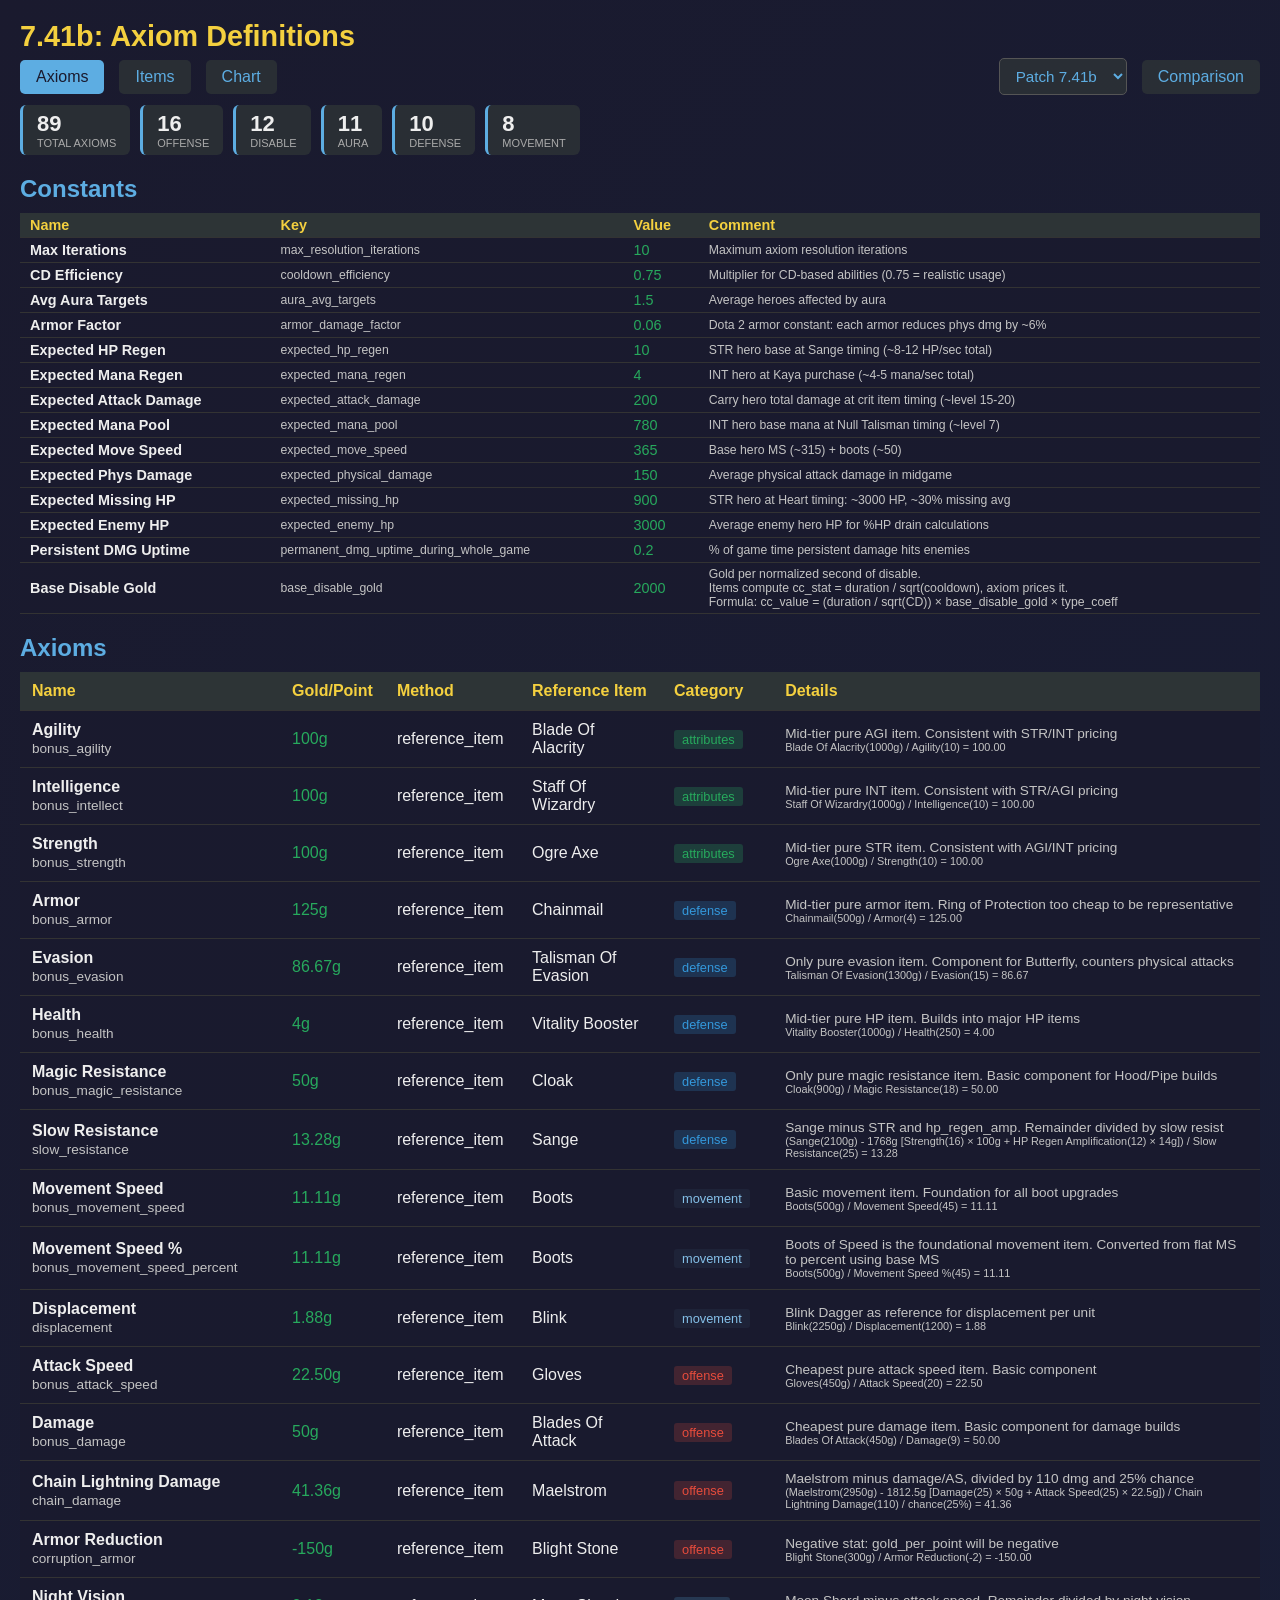
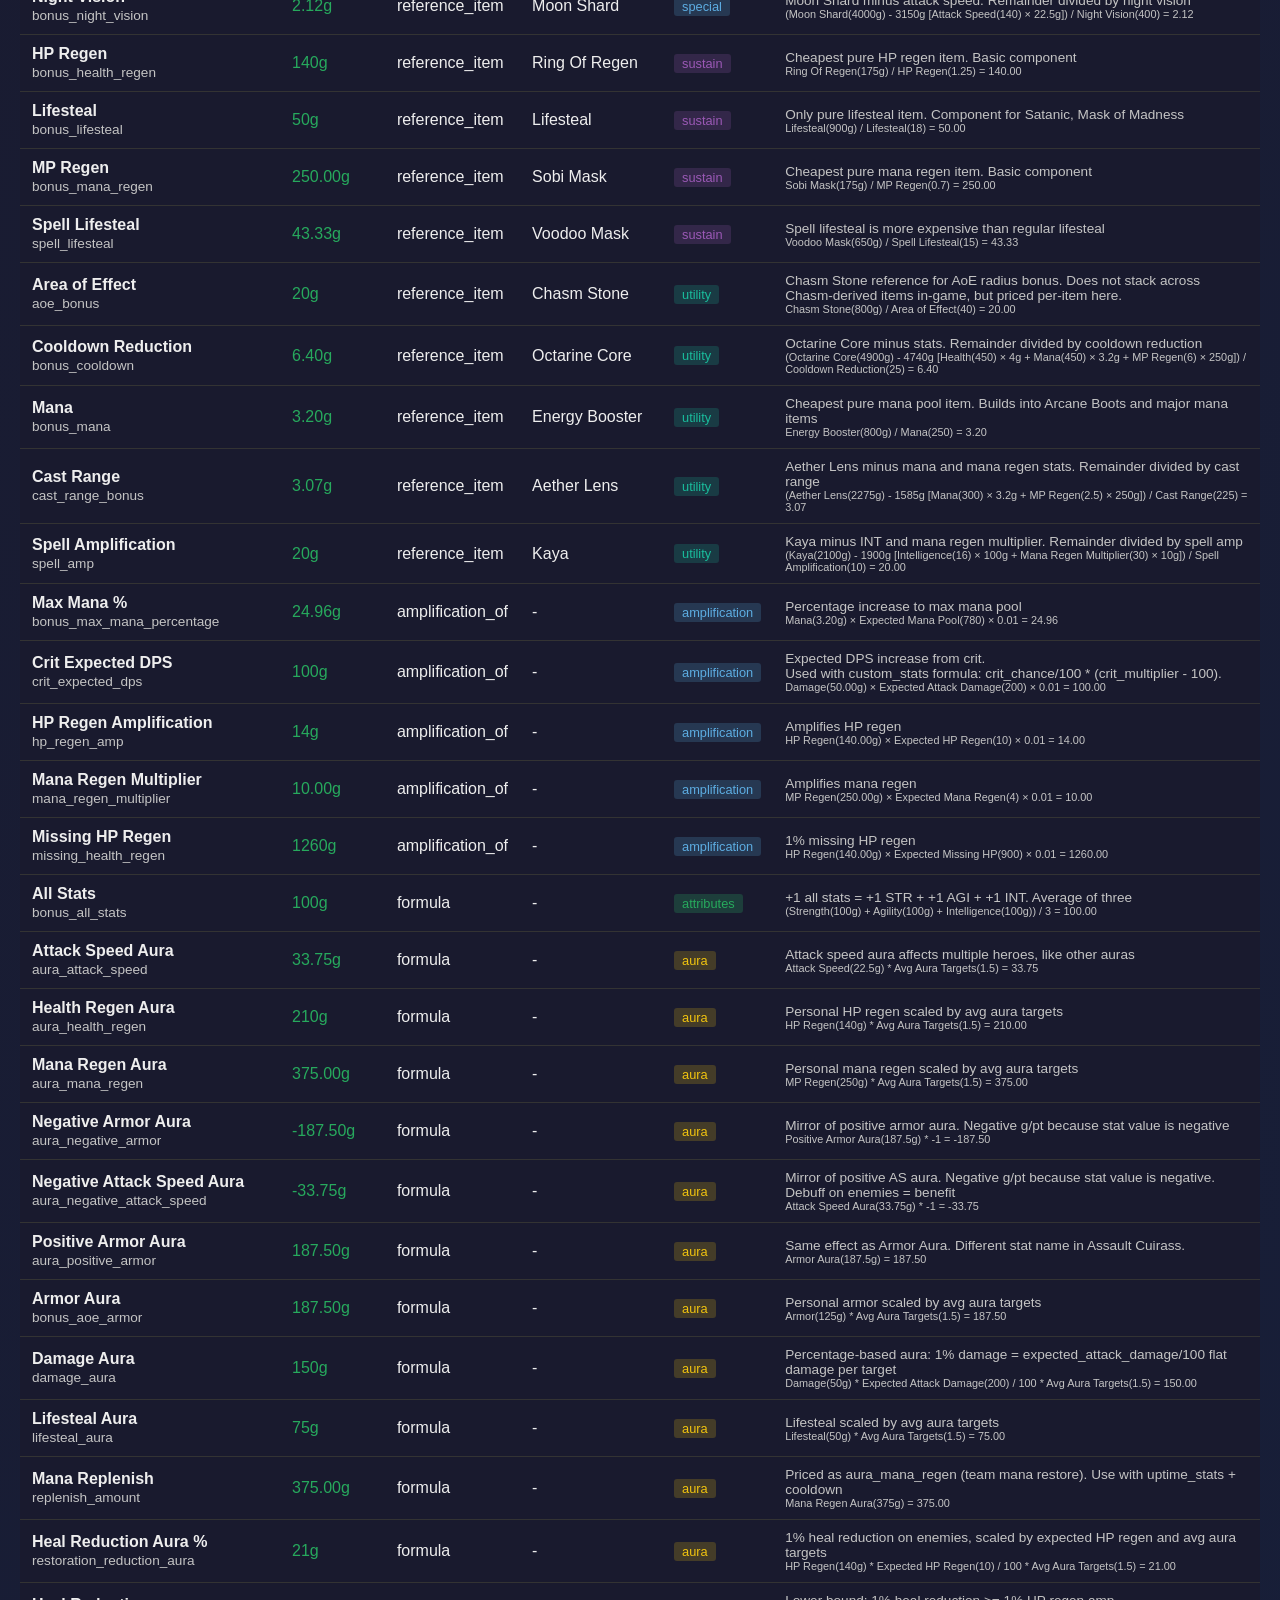
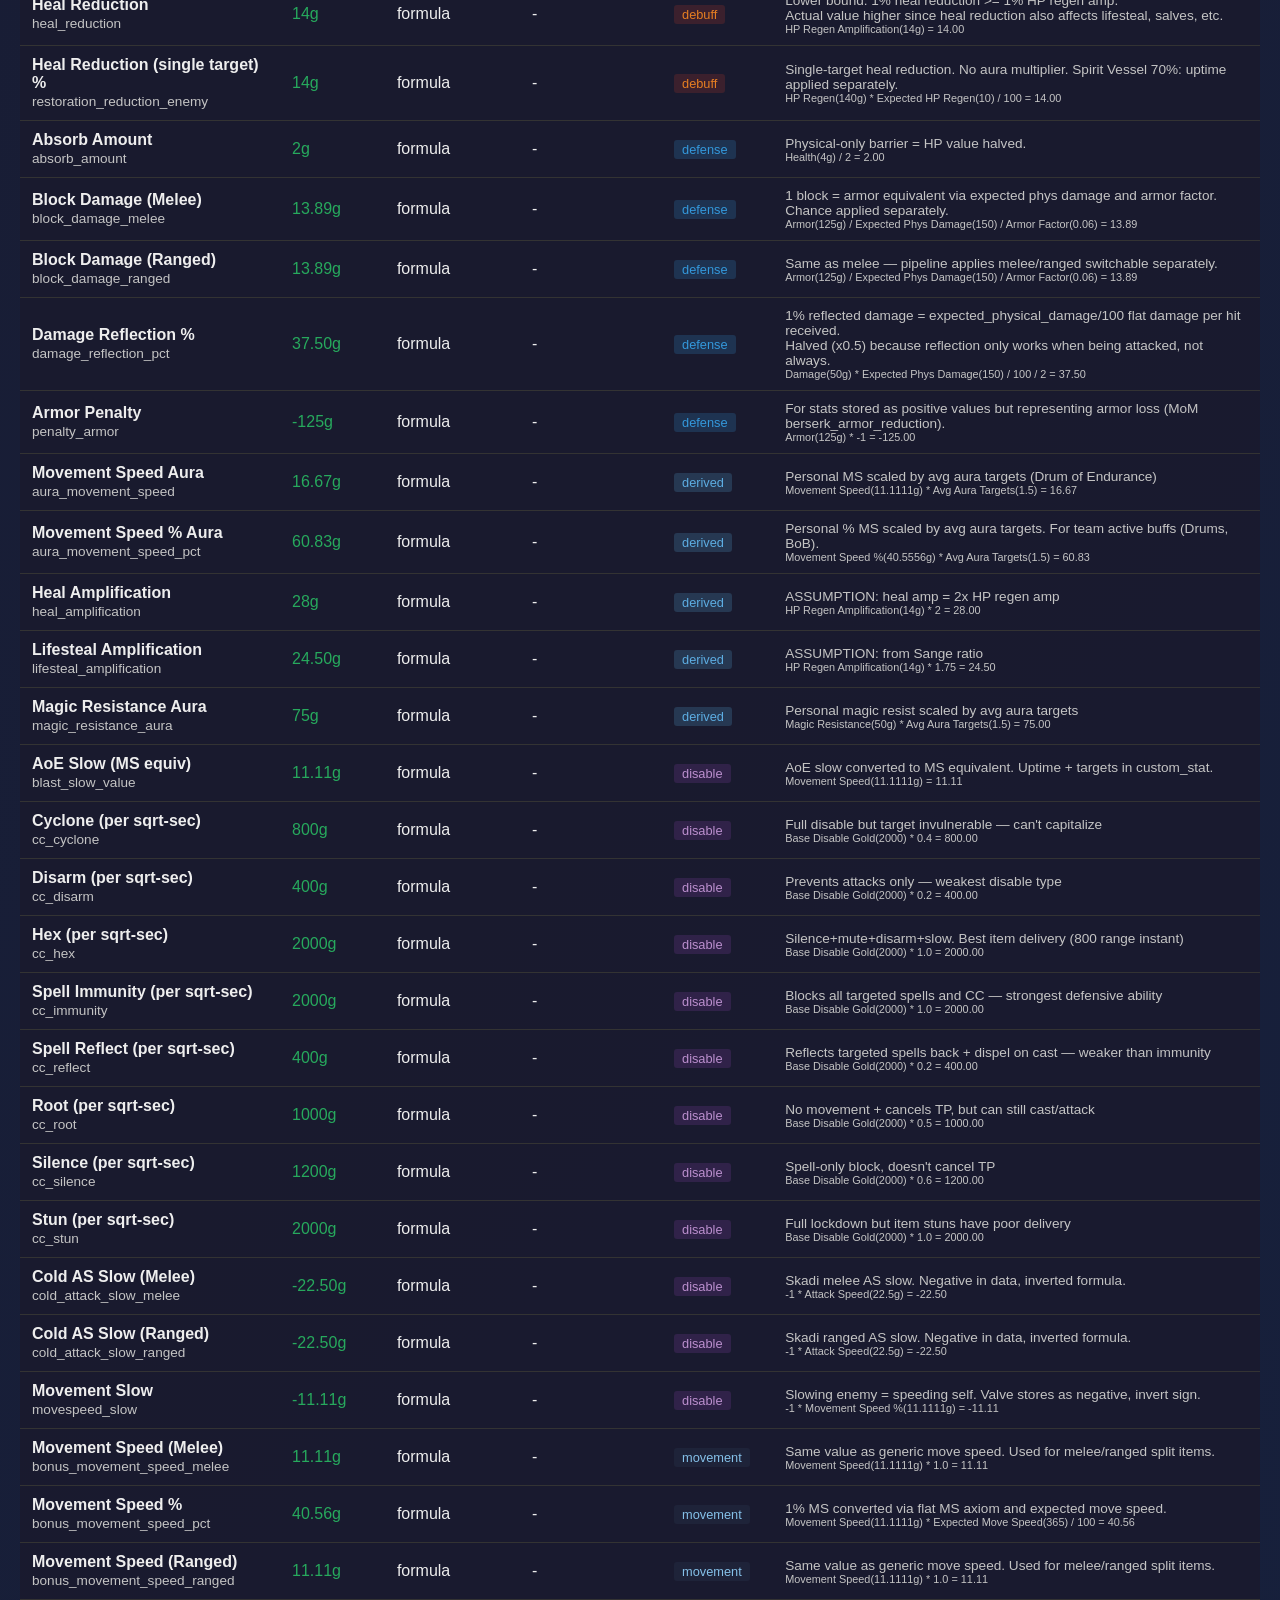
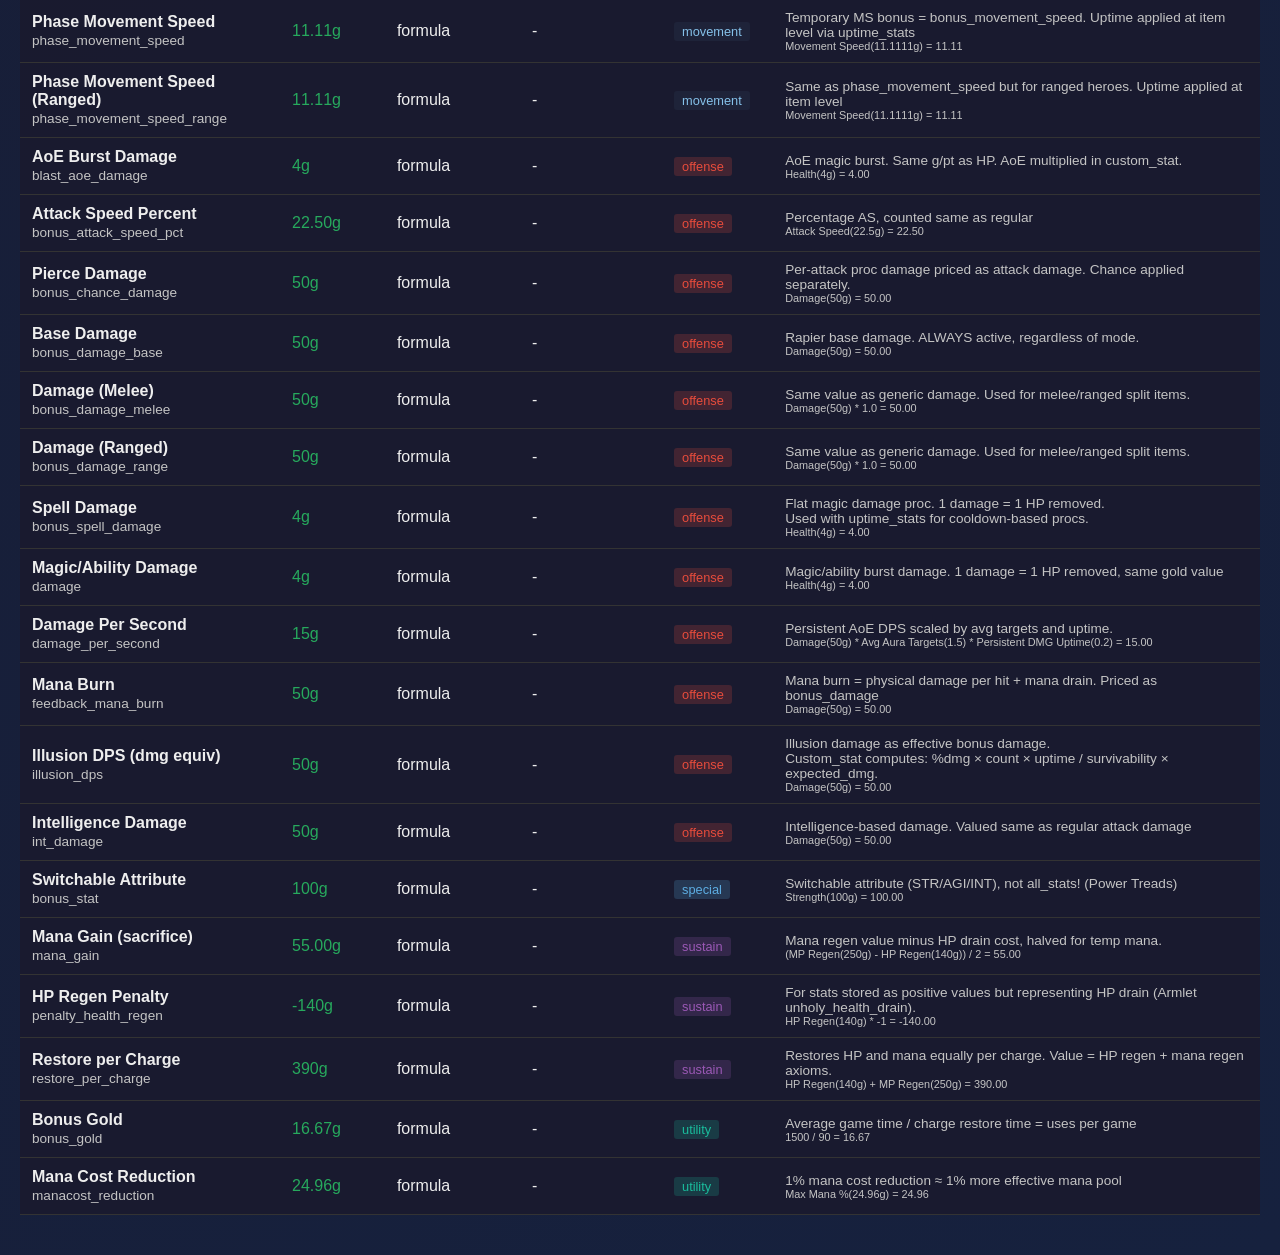
<file: docs/patch_7.41b/axioms_table.html>
<!DOCTYPE html>
<html lang="en">
<head>
    <meta charset="UTF-8">
    <meta name="viewport" content="width=device-width, initial-scale=1.0">
    <title>Axioms - Dota 2 Item Analysis (Patch 7.41b)</title>
    <style>
* { box-sizing: border-box; margin: 0; padding: 0; }
body {
    font-family: 'Segoe UI', Tahoma, Geneva, Verdana, sans-serif;
    background: linear-gradient(135deg, #1a1a2e 0%, #16213e 100%);
    color: #eee;
    min-height: 100vh;
    padding: 20px;
}
.container { max-width: 1400px; margin: 0 auto; }
h1 { color: #f4d03f; margin-bottom: 10px; font-size: 1.8em; }
.subtitle { color: #c4c4c4; margin-bottom: 20px; font-size: 0.9em; }
a { color: #5dade2; text-decoration: none; }
a:hover { text-decoration: underline; }

/* Navigation */
.nav { margin-bottom: 20px; display: flex; gap: 15px; flex-wrap: wrap; align-items: center; }
.nav a {
    background: rgba(45, 52, 54, 0.8);
    padding: 8px 16px;
    border-radius: 5px;
    color: #5dade2;
    transition: background 0.2s;
}
.nav a:hover { background: rgba(93, 173, 226, 0.2); text-decoration: none; }
.nav a.active { background: #5dade2; color: #1a1a2e; }

/* Stats cards */
.stats-row {
    display: flex; gap: 15px; flex-wrap: wrap; margin-bottom: 20px;
}
.stat-card {
    background: rgba(45, 52, 54, 0.8);
    padding: 12px 20px; border-radius: 8px;
    border-left: 4px solid #5dade2;
}
.stat-card.overvalued { border-left-color: #27a95d; }
.stat-card.undervalued { border-left-color: #e74c3c; }
.stat-card.fair { border-left-color: #86cef3; }
.stat-value { font-size: 22px; font-weight: bold; }
.stat-label { font-size: 11px; color: #aaa; text-transform: uppercase; }

/* Tables */
.table-container { overflow-x: auto; margin-bottom: 20px; }
table { border-collapse: collapse; width: 100%; background: rgba(26, 26, 46, 0.9); }
th, td { padding: 10px 12px; text-align: left; border-bottom: 1px solid #333; }
th {
    background: #2d3436;
    color: #f4d03f;
    cursor: pointer;
    user-select: none;
    position: sticky;
    top: 0;
}
th:hover { background: #3d4446; }
th.sorted-asc::after { content: ' \25B2'; font-size: 0.7em; }
th.sorted-desc::after { content: ' \25BC'; font-size: 0.7em; }
tr:hover { background: rgba(93, 173, 226, 0.1); }
.text-muted { color: #c4c4c4; font-size: 0.85em; }
.text-green { color: #27a95d; }
.text-red { color: #e74c3c; }
.text-yellow { color: #86cef3; }
.text-blue { color: #5dade2; }

/* Responsive */
@media (max-width: 768px) {
    h1 { font-size: 1.4em; }
    .stats-row { flex-direction: column; }
    th, td { padding: 8px; font-size: 0.9em; }
}
/* Compact overrides for data pages (denser layout) */
h1 { margin-bottom: 5px; }
.nav { margin-bottom: 10px; }
.stats-row { gap: 10px; margin-bottom: 10px; }
.stat-card { padding: 6px 14px; border-radius: 6px; border-left-width: 3px; }

.compact-table th, .compact-table td { padding: 4px 10px; }
.category-badge {
    display: inline-block;
    padding: 2px 8px;
    border-radius: 3px;
    font-size: 0.8em;
    background: rgba(93, 173, 226, 0.2);
    color: #5dade2;
}
.category-badge.attributes { background: rgba(46, 204, 113, 0.2); color: #27a95d; }
.category-badge.offense { background: rgba(231, 76, 60, 0.2); color: #e74c3c; }
.category-badge.defense { background: rgba(52, 152, 219, 0.2); color: #3498db; }
.category-badge.sustain { background: rgba(155, 89, 182, 0.2); color: #9b59b6; }
.category-badge.aura { background: rgba(241, 196, 15, 0.2); color: #f1c40f; }
.category-badge.utility { background: rgba(26, 188, 156, 0.2); color: #1abc9c; }
.category-badge.debuff { background: rgba(192, 57, 43, 0.2); color: #e67e22; }
.category-badge.movement { background: rgba(52, 73, 94, 0.2); color: #85c1e9; }
.category-badge.disable { background: rgba(142, 68, 173, 0.2); color: #bb8fce; }
.depends { font-size: 0.8em; color: #c4c4c4; }
    
.nav-right { margin-left: auto; display: flex; gap: 15px; align-items: center; }
#patchSelect {
    background: rgba(45, 52, 54, 0.8);
    color: #5dade2;
    border: 1px solid #555;
    padding: 8px 12px;
    border-radius: 5px;
    font-size: 0.95em;
    cursor: pointer;
}
#patchSelect:hover { background: rgba(93, 173, 226, 0.2); }
#patchSelect option { background: #2d3436; color: #eee; }
</style>
</head>
<body data-patch="7.41b">
    <div class="container">
        <h1>7.41b: Axiom Definitions</h1>

        <div class="nav"><a href="axioms_table.html" class="active">Axioms</a> <a href="items_table.html" class="">Items</a> <a href="interactive_chart.html" class="">Chart</a><div class="nav-right"><select id="patchSelect"></select><a href="../comparison.html">Comparison</a></div></div>

        <div class="stats-row">
            <div class="stat-card">
                <div class="stat-value">89</div>
                <div class="stat-label">Total Axioms</div>
            </div>
            <div class="stat-card">
                <div class="stat-value">16</div>
                <div class="stat-label">Offense</div>
            </div>
            <div class="stat-card">
                <div class="stat-value">12</div>
                <div class="stat-label">Disable</div>
            </div>
            <div class="stat-card">
                <div class="stat-value">11</div>
                <div class="stat-label">Aura</div>
            </div>
            <div class="stat-card">
                <div class="stat-value">10</div>
                <div class="stat-label">Defense</div>
            </div>
            <div class="stat-card">
                <div class="stat-value">8</div>
                <div class="stat-label">Movement</div>
            </div>
        </div>

        <h2 style="color: #5dade2; margin: 20px 0 10px;">Constants</h2>
        <div class="table-container">
            <table class="compact-table" style="font-size: 0.9em;">
                <thead>
                    <tr>
                        <th>Name</th>
                        <th>Key</th>
                        <th>Value</th>
                        <th>Comment</th>
                    </tr>
                </thead>
                <tbody>
                    <tr>
                        <td><strong>Max Iterations</strong></td>
                        <td class="text-muted">max_resolution_iterations</td>
                        <td class="text-green">10</td>
                        <td class="text-muted">Maximum axiom resolution iterations</td>
                    </tr>
                    <tr>
                        <td><strong>CD Efficiency</strong></td>
                        <td class="text-muted">cooldown_efficiency</td>
                        <td class="text-green">0.75</td>
                        <td class="text-muted">Multiplier for CD-based abilities (0.75 = realistic usage)</td>
                    </tr>
                    <tr>
                        <td><strong>Avg Aura Targets</strong></td>
                        <td class="text-muted">aura_avg_targets</td>
                        <td class="text-green">1.5</td>
                        <td class="text-muted">Average heroes affected by aura</td>
                    </tr>
                    <tr>
                        <td><strong>Armor Factor</strong></td>
                        <td class="text-muted">armor_damage_factor</td>
                        <td class="text-green">0.06</td>
                        <td class="text-muted">Dota 2 armor constant: each armor reduces phys dmg by ~6%</td>
                    </tr>
                    <tr>
                        <td><strong>Expected HP Regen</strong></td>
                        <td class="text-muted">expected_hp_regen</td>
                        <td class="text-green">10</td>
                        <td class="text-muted">STR hero base at Sange timing (~8-12 HP/sec total)</td>
                    </tr>
                    <tr>
                        <td><strong>Expected Mana Regen</strong></td>
                        <td class="text-muted">expected_mana_regen</td>
                        <td class="text-green">4</td>
                        <td class="text-muted">INT hero at Kaya purchase (~4-5 mana/sec total)</td>
                    </tr>
                    <tr>
                        <td><strong>Expected Attack Damage</strong></td>
                        <td class="text-muted">expected_attack_damage</td>
                        <td class="text-green">200</td>
                        <td class="text-muted">Carry hero total damage at crit item timing (~level 15-20)</td>
                    </tr>
                    <tr>
                        <td><strong>Expected Mana Pool</strong></td>
                        <td class="text-muted">expected_mana_pool</td>
                        <td class="text-green">780</td>
                        <td class="text-muted">INT hero base mana at Null Talisman timing (~level 7)</td>
                    </tr>
                    <tr>
                        <td><strong>Expected Move Speed</strong></td>
                        <td class="text-muted">expected_move_speed</td>
                        <td class="text-green">365</td>
                        <td class="text-muted">Base hero MS (~315) + boots (~50)</td>
                    </tr>
                    <tr>
                        <td><strong>Expected Phys Damage</strong></td>
                        <td class="text-muted">expected_physical_damage</td>
                        <td class="text-green">150</td>
                        <td class="text-muted">Average physical attack damage in midgame</td>
                    </tr>
                    <tr>
                        <td><strong>Expected Missing HP</strong></td>
                        <td class="text-muted">expected_missing_hp</td>
                        <td class="text-green">900</td>
                        <td class="text-muted">STR hero at Heart timing: ~3000 HP, ~30% missing avg</td>
                    </tr>
                    <tr>
                        <td><strong>Expected Enemy HP</strong></td>
                        <td class="text-muted">expected_enemy_hp</td>
                        <td class="text-green">3000</td>
                        <td class="text-muted">Average enemy hero HP for %HP drain calculations</td>
                    </tr>
                    <tr>
                        <td><strong>Persistent DMG Uptime</strong></td>
                        <td class="text-muted">permanent_dmg_uptime_during_whole_game</td>
                        <td class="text-green">0.2</td>
                        <td class="text-muted">% of game time persistent damage hits enemies</td>
                    </tr>
                    <tr>
                        <td><strong>Base Disable Gold</strong></td>
                        <td class="text-muted">base_disable_gold</td>
                        <td class="text-green">2000</td>
                        <td class="text-muted">Gold per normalized second of disable.<br>Items compute cc_stat = duration / sqrt(cooldown), axiom prices it.<br>Formula: cc_value = (duration / sqrt(CD)) × base_disable_gold × type_coeff</td>
                    </tr>
                </tbody>
            </table>
        </div>

        <h2 style="color: #5dade2; margin: 20px 0 10px;">Axioms</h2>
        <div class="table-container">
            <table id="axiomsTable">
                <thead>
                    <tr>
                        <th data-col="name">Name</th>
                        <th data-col="gold">Gold/Point</th>
                        <th data-col="method">Method</th>
                        <th data-col="reference">Reference Item</th>
                        <th data-col="category">Category</th>
                        <th>Details</th>
                    </tr>
                </thead>
                <tbody>
                    <tr>
                        <td><strong>Agility</strong><br><span class="text-muted">bonus_agility</span></td>
                        <td class="text-green">100g</td>
                        <td>reference_item</td>
                        <td>Blade Of Alacrity</td>
                        <td><span class="category-badge attributes">attributes</span></td>
                        <td class="text-muted"><div>Mid-tier pure AGI item. Consistent with STR/INT pricing</div><div class="depends">Blade Of Alacrity(1000g) / Agility(10) = 100.00</div></td>
                    </tr>
                    <tr>
                        <td><strong>Intelligence</strong><br><span class="text-muted">bonus_intellect</span></td>
                        <td class="text-green">100g</td>
                        <td>reference_item</td>
                        <td>Staff Of Wizardry</td>
                        <td><span class="category-badge attributes">attributes</span></td>
                        <td class="text-muted"><div>Mid-tier pure INT item. Consistent with STR/AGI pricing</div><div class="depends">Staff Of Wizardry(1000g) / Intelligence(10) = 100.00</div></td>
                    </tr>
                    <tr>
                        <td><strong>Strength</strong><br><span class="text-muted">bonus_strength</span></td>
                        <td class="text-green">100g</td>
                        <td>reference_item</td>
                        <td>Ogre Axe</td>
                        <td><span class="category-badge attributes">attributes</span></td>
                        <td class="text-muted"><div>Mid-tier pure STR item. Consistent with AGI/INT pricing</div><div class="depends">Ogre Axe(1000g) / Strength(10) = 100.00</div></td>
                    </tr>
                    <tr>
                        <td><strong>Armor</strong><br><span class="text-muted">bonus_armor</span></td>
                        <td class="text-green">125g</td>
                        <td>reference_item</td>
                        <td>Chainmail</td>
                        <td><span class="category-badge defense">defense</span></td>
                        <td class="text-muted"><div>Mid-tier pure armor item. Ring of Protection too cheap to be representative</div><div class="depends">Chainmail(500g) / Armor(4) = 125.00</div></td>
                    </tr>
                    <tr>
                        <td><strong>Evasion</strong><br><span class="text-muted">bonus_evasion</span></td>
                        <td class="text-green">86.67g</td>
                        <td>reference_item</td>
                        <td>Talisman Of Evasion</td>
                        <td><span class="category-badge defense">defense</span></td>
                        <td class="text-muted"><div>Only pure evasion item. Component for Butterfly, counters physical attacks</div><div class="depends">Talisman Of Evasion(1300g) / Evasion(15) = 86.67</div></td>
                    </tr>
                    <tr>
                        <td><strong>Health</strong><br><span class="text-muted">bonus_health</span></td>
                        <td class="text-green">4g</td>
                        <td>reference_item</td>
                        <td>Vitality Booster</td>
                        <td><span class="category-badge defense">defense</span></td>
                        <td class="text-muted"><div>Mid-tier pure HP item. Builds into major HP items</div><div class="depends">Vitality Booster(1000g) / Health(250) = 4.00</div></td>
                    </tr>
                    <tr>
                        <td><strong>Magic Resistance</strong><br><span class="text-muted">bonus_magic_resistance</span></td>
                        <td class="text-green">50g</td>
                        <td>reference_item</td>
                        <td>Cloak</td>
                        <td><span class="category-badge defense">defense</span></td>
                        <td class="text-muted"><div>Only pure magic resistance item. Basic component for Hood/Pipe builds</div><div class="depends">Cloak(900g) / Magic Resistance(18) = 50.00</div></td>
                    </tr>
                    <tr>
                        <td><strong>Slow Resistance</strong><br><span class="text-muted">slow_resistance</span></td>
                        <td class="text-green">13.28g</td>
                        <td>reference_item</td>
                        <td>Sange</td>
                        <td><span class="category-badge defense">defense</span></td>
                        <td class="text-muted"><div>Sange minus STR and hp_regen_amp. Remainder divided by slow resist</div><div class="depends">(Sange(2100g) - 1768g [Strength(16) × 100g + HP Regen Amplification(12) × 14g]) / Slow Resistance(25) = 13.28</div></td>
                    </tr>
                    <tr>
                        <td><strong>Movement Speed</strong><br><span class="text-muted">bonus_movement_speed</span></td>
                        <td class="text-green">11.11g</td>
                        <td>reference_item</td>
                        <td>Boots</td>
                        <td><span class="category-badge movement">movement</span></td>
                        <td class="text-muted"><div>Basic movement item. Foundation for all boot upgrades</div><div class="depends">Boots(500g) / Movement Speed(45) = 11.11</div></td>
                    </tr>
                    <tr>
                        <td><strong>Movement Speed %</strong><br><span class="text-muted">bonus_movement_speed_percent</span></td>
                        <td class="text-green">11.11g</td>
                        <td>reference_item</td>
                        <td>Boots</td>
                        <td><span class="category-badge movement">movement</span></td>
                        <td class="text-muted"><div>Boots of Speed is the foundational movement item. Converted from flat MS to percent using base MS</div><div class="depends">Boots(500g) / Movement Speed %(45) = 11.11</div></td>
                    </tr>
                    <tr>
                        <td><strong>Displacement</strong><br><span class="text-muted">displacement</span></td>
                        <td class="text-green">1.88g</td>
                        <td>reference_item</td>
                        <td>Blink</td>
                        <td><span class="category-badge movement">movement</span></td>
                        <td class="text-muted"><div>Blink Dagger as reference for displacement per unit</div><div class="depends">Blink(2250g) / Displacement(1200) = 1.88</div></td>
                    </tr>
                    <tr>
                        <td><strong>Attack Speed</strong><br><span class="text-muted">bonus_attack_speed</span></td>
                        <td class="text-green">22.50g</td>
                        <td>reference_item</td>
                        <td>Gloves</td>
                        <td><span class="category-badge offense">offense</span></td>
                        <td class="text-muted"><div>Cheapest pure attack speed item. Basic component</div><div class="depends">Gloves(450g) / Attack Speed(20) = 22.50</div></td>
                    </tr>
                    <tr>
                        <td><strong>Damage</strong><br><span class="text-muted">bonus_damage</span></td>
                        <td class="text-green">50g</td>
                        <td>reference_item</td>
                        <td>Blades Of Attack</td>
                        <td><span class="category-badge offense">offense</span></td>
                        <td class="text-muted"><div>Cheapest pure damage item. Basic component for damage builds</div><div class="depends">Blades Of Attack(450g) / Damage(9) = 50.00</div></td>
                    </tr>
                    <tr>
                        <td><strong>Chain Lightning Damage</strong><br><span class="text-muted">chain_damage</span></td>
                        <td class="text-green">41.36g</td>
                        <td>reference_item</td>
                        <td>Maelstrom</td>
                        <td><span class="category-badge offense">offense</span></td>
                        <td class="text-muted"><div>Maelstrom minus damage/AS, divided by 110 dmg and 25% chance</div><div class="depends">(Maelstrom(2950g) - 1812.5g [Damage(25) × 50g + Attack Speed(25) × 22.5g]) / Chain Lightning Damage(110) / chance(25%) = 41.36</div></td>
                    </tr>
                    <tr>
                        <td><strong>Armor Reduction</strong><br><span class="text-muted">corruption_armor</span></td>
                        <td class="text-green">-150g</td>
                        <td>reference_item</td>
                        <td>Blight Stone</td>
                        <td><span class="category-badge offense">offense</span></td>
                        <td class="text-muted"><div>Negative stat: gold_per_point will be negative</div><div class="depends">Blight Stone(300g) / Armor Reduction(-2) = -150.00</div></td>
                    </tr>
                    <tr>
                        <td><strong>Night Vision</strong><br><span class="text-muted">bonus_night_vision</span></td>
                        <td class="text-green">2.12g</td>
                        <td>reference_item</td>
                        <td>Moon Shard</td>
                        <td><span class="category-badge special">special</span></td>
                        <td class="text-muted"><div>Moon Shard minus attack speed. Remainder divided by night vision</div><div class="depends">(Moon Shard(4000g) - 3150g [Attack Speed(140) × 22.5g]) / Night Vision(400) = 2.12</div></td>
                    </tr>
                    <tr>
                        <td><strong>HP Regen</strong><br><span class="text-muted">bonus_health_regen</span></td>
                        <td class="text-green">140g</td>
                        <td>reference_item</td>
                        <td>Ring Of Regen</td>
                        <td><span class="category-badge sustain">sustain</span></td>
                        <td class="text-muted"><div>Cheapest pure HP regen item. Basic component</div><div class="depends">Ring Of Regen(175g) / HP Regen(1.25) = 140.00</div></td>
                    </tr>
                    <tr>
                        <td><strong>Lifesteal</strong><br><span class="text-muted">bonus_lifesteal</span></td>
                        <td class="text-green">50g</td>
                        <td>reference_item</td>
                        <td>Lifesteal</td>
                        <td><span class="category-badge sustain">sustain</span></td>
                        <td class="text-muted"><div>Only pure lifesteal item. Component for Satanic, Mask of Madness</div><div class="depends">Lifesteal(900g) / Lifesteal(18) = 50.00</div></td>
                    </tr>
                    <tr>
                        <td><strong>MP Regen</strong><br><span class="text-muted">bonus_mana_regen</span></td>
                        <td class="text-green">250.00g</td>
                        <td>reference_item</td>
                        <td>Sobi Mask</td>
                        <td><span class="category-badge sustain">sustain</span></td>
                        <td class="text-muted"><div>Cheapest pure mana regen item. Basic component</div><div class="depends">Sobi Mask(175g) / MP Regen(0.7) = 250.00</div></td>
                    </tr>
                    <tr>
                        <td><strong>Spell Lifesteal</strong><br><span class="text-muted">spell_lifesteal</span></td>
                        <td class="text-green">43.33g</td>
                        <td>reference_item</td>
                        <td>Voodoo Mask</td>
                        <td><span class="category-badge sustain">sustain</span></td>
                        <td class="text-muted"><div>Spell lifesteal is more expensive than regular lifesteal</div><div class="depends">Voodoo Mask(650g) / Spell Lifesteal(15) = 43.33</div></td>
                    </tr>
                    <tr>
                        <td><strong>Area of Effect</strong><br><span class="text-muted">aoe_bonus</span></td>
                        <td class="text-green">20g</td>
                        <td>reference_item</td>
                        <td>Chasm Stone</td>
                        <td><span class="category-badge utility">utility</span></td>
                        <td class="text-muted"><div>Chasm Stone reference for AoE radius bonus. Does not stack across<br>Chasm-derived items in-game, but priced per-item here.</div><div class="depends">Chasm Stone(800g) / Area of Effect(40) = 20.00</div></td>
                    </tr>
                    <tr>
                        <td><strong>Cooldown Reduction</strong><br><span class="text-muted">bonus_cooldown</span></td>
                        <td class="text-green">6.40g</td>
                        <td>reference_item</td>
                        <td>Octarine Core</td>
                        <td><span class="category-badge utility">utility</span></td>
                        <td class="text-muted"><div>Octarine Core minus stats. Remainder divided by cooldown reduction</div><div class="depends">(Octarine Core(4900g) - 4740g [Health(450) × 4g + Mana(450) × 3.2g + MP Regen(6) × 250g]) / Cooldown Reduction(25) = 6.40</div></td>
                    </tr>
                    <tr>
                        <td><strong>Mana</strong><br><span class="text-muted">bonus_mana</span></td>
                        <td class="text-green">3.20g</td>
                        <td>reference_item</td>
                        <td>Energy Booster</td>
                        <td><span class="category-badge utility">utility</span></td>
                        <td class="text-muted"><div>Cheapest pure mana pool item. Builds into Arcane Boots and major mana items</div><div class="depends">Energy Booster(800g) / Mana(250) = 3.20</div></td>
                    </tr>
                    <tr>
                        <td><strong>Cast Range</strong><br><span class="text-muted">cast_range_bonus</span></td>
                        <td class="text-green">3.07g</td>
                        <td>reference_item</td>
                        <td>Aether Lens</td>
                        <td><span class="category-badge utility">utility</span></td>
                        <td class="text-muted"><div>Aether Lens minus mana and mana regen stats. Remainder divided by cast range</div><div class="depends">(Aether Lens(2275g) - 1585g [Mana(300) × 3.2g + MP Regen(2.5) × 250g]) / Cast Range(225) = 3.07</div></td>
                    </tr>
                    <tr>
                        <td><strong>Spell Amplification</strong><br><span class="text-muted">spell_amp</span></td>
                        <td class="text-green">20g</td>
                        <td>reference_item</td>
                        <td>Kaya</td>
                        <td><span class="category-badge utility">utility</span></td>
                        <td class="text-muted"><div>Kaya minus INT and mana regen multiplier. Remainder divided by spell amp</div><div class="depends">(Kaya(2100g) - 1900g [Intelligence(16) × 100g + Mana Regen Multiplier(30) × 10g]) / Spell Amplification(10) = 20.00</div></td>
                    </tr>
                    <tr>
                        <td><strong>Max Mana %</strong><br><span class="text-muted">bonus_max_mana_percentage</span></td>
                        <td class="text-green">24.96g</td>
                        <td>amplification_of</td>
                        <td>-</td>
                        <td><span class="category-badge amplification">amplification</span></td>
                        <td class="text-muted"><div>Percentage increase to max mana pool</div><div class="depends">Mana(3.20g) × Expected Mana Pool(780) × 0.01 = 24.96</div></td>
                    </tr>
                    <tr>
                        <td><strong>Crit Expected DPS</strong><br><span class="text-muted">crit_expected_dps</span></td>
                        <td class="text-green">100g</td>
                        <td>amplification_of</td>
                        <td>-</td>
                        <td><span class="category-badge amplification">amplification</span></td>
                        <td class="text-muted"><div>Expected DPS increase from crit.<br>Used with custom_stats formula: crit_chance/100 * (crit_multiplier - 100).</div><div class="depends">Damage(50.00g) × Expected Attack Damage(200) × 0.01 = 100.00</div></td>
                    </tr>
                    <tr>
                        <td><strong>HP Regen Amplification</strong><br><span class="text-muted">hp_regen_amp</span></td>
                        <td class="text-green">14g</td>
                        <td>amplification_of</td>
                        <td>-</td>
                        <td><span class="category-badge amplification">amplification</span></td>
                        <td class="text-muted"><div>Amplifies HP regen</div><div class="depends">HP Regen(140.00g) × Expected HP Regen(10) × 0.01 = 14.00</div></td>
                    </tr>
                    <tr>
                        <td><strong>Mana Regen Multiplier</strong><br><span class="text-muted">mana_regen_multiplier</span></td>
                        <td class="text-green">10.00g</td>
                        <td>amplification_of</td>
                        <td>-</td>
                        <td><span class="category-badge amplification">amplification</span></td>
                        <td class="text-muted"><div>Amplifies mana regen</div><div class="depends">MP Regen(250.00g) × Expected Mana Regen(4) × 0.01 = 10.00</div></td>
                    </tr>
                    <tr>
                        <td><strong>Missing HP Regen</strong><br><span class="text-muted">missing_health_regen</span></td>
                        <td class="text-green">1260g</td>
                        <td>amplification_of</td>
                        <td>-</td>
                        <td><span class="category-badge amplification">amplification</span></td>
                        <td class="text-muted"><div>1% missing HP regen</div><div class="depends">HP Regen(140.00g) × Expected Missing HP(900) × 0.01 = 1260.00</div></td>
                    </tr>
                    <tr>
                        <td><strong>All Stats</strong><br><span class="text-muted">bonus_all_stats</span></td>
                        <td class="text-green">100g</td>
                        <td>formula</td>
                        <td>-</td>
                        <td><span class="category-badge attributes">attributes</span></td>
                        <td class="text-muted"><div>+1 all stats = +1 STR + +1 AGI + +1 INT. Average of three</div><div class="depends">(Strength(100g) + Agility(100g) + Intelligence(100g)) / 3 = 100.00</div></td>
                    </tr>
                    <tr>
                        <td><strong>Attack Speed Aura</strong><br><span class="text-muted">aura_attack_speed</span></td>
                        <td class="text-green">33.75g</td>
                        <td>formula</td>
                        <td>-</td>
                        <td><span class="category-badge aura">aura</span></td>
                        <td class="text-muted"><div>Attack speed aura affects multiple heroes, like other auras</div><div class="depends">Attack Speed(22.5g) * Avg Aura Targets(1.5) = 33.75</div></td>
                    </tr>
                    <tr>
                        <td><strong>Health Regen Aura</strong><br><span class="text-muted">aura_health_regen</span></td>
                        <td class="text-green">210g</td>
                        <td>formula</td>
                        <td>-</td>
                        <td><span class="category-badge aura">aura</span></td>
                        <td class="text-muted"><div>Personal HP regen scaled by avg aura targets</div><div class="depends">HP Regen(140g) * Avg Aura Targets(1.5) = 210.00</div></td>
                    </tr>
                    <tr>
                        <td><strong>Mana Regen Aura</strong><br><span class="text-muted">aura_mana_regen</span></td>
                        <td class="text-green">375.00g</td>
                        <td>formula</td>
                        <td>-</td>
                        <td><span class="category-badge aura">aura</span></td>
                        <td class="text-muted"><div>Personal mana regen scaled by avg aura targets</div><div class="depends">MP Regen(250g) * Avg Aura Targets(1.5) = 375.00</div></td>
                    </tr>
                    <tr>
                        <td><strong>Negative Armor Aura</strong><br><span class="text-muted">aura_negative_armor</span></td>
                        <td class="text-green">-187.50g</td>
                        <td>formula</td>
                        <td>-</td>
                        <td><span class="category-badge aura">aura</span></td>
                        <td class="text-muted"><div>Mirror of positive armor aura. Negative g/pt because stat value is negative</div><div class="depends">Positive Armor Aura(187.5g) * -1 = -187.50</div></td>
                    </tr>
                    <tr>
                        <td><strong>Negative Attack Speed Aura</strong><br><span class="text-muted">aura_negative_attack_speed</span></td>
                        <td class="text-green">-33.75g</td>
                        <td>formula</td>
                        <td>-</td>
                        <td><span class="category-badge aura">aura</span></td>
                        <td class="text-muted"><div>Mirror of positive AS aura. Negative g/pt because stat value is negative.<br>Debuff on enemies = benefit</div><div class="depends">Attack Speed Aura(33.75g) * -1 = -33.75</div></td>
                    </tr>
                    <tr>
                        <td><strong>Positive Armor Aura</strong><br><span class="text-muted">aura_positive_armor</span></td>
                        <td class="text-green">187.50g</td>
                        <td>formula</td>
                        <td>-</td>
                        <td><span class="category-badge aura">aura</span></td>
                        <td class="text-muted"><div>Same effect as Armor Aura. Different stat name in Assault Cuirass.</div><div class="depends">Armor Aura(187.5g) = 187.50</div></td>
                    </tr>
                    <tr>
                        <td><strong>Armor Aura</strong><br><span class="text-muted">bonus_aoe_armor</span></td>
                        <td class="text-green">187.50g</td>
                        <td>formula</td>
                        <td>-</td>
                        <td><span class="category-badge aura">aura</span></td>
                        <td class="text-muted"><div>Personal armor scaled by avg aura targets</div><div class="depends">Armor(125g) * Avg Aura Targets(1.5) = 187.50</div></td>
                    </tr>
                    <tr>
                        <td><strong>Damage Aura</strong><br><span class="text-muted">damage_aura</span></td>
                        <td class="text-green">150g</td>
                        <td>formula</td>
                        <td>-</td>
                        <td><span class="category-badge aura">aura</span></td>
                        <td class="text-muted"><div>Percentage-based aura: 1% damage = expected_attack_damage/100 flat damage per target</div><div class="depends">Damage(50g) * Expected Attack Damage(200) / 100 * Avg Aura Targets(1.5) = 150.00</div></td>
                    </tr>
                    <tr>
                        <td><strong>Lifesteal Aura</strong><br><span class="text-muted">lifesteal_aura</span></td>
                        <td class="text-green">75g</td>
                        <td>formula</td>
                        <td>-</td>
                        <td><span class="category-badge aura">aura</span></td>
                        <td class="text-muted"><div>Lifesteal scaled by avg aura targets</div><div class="depends">Lifesteal(50g) * Avg Aura Targets(1.5) = 75.00</div></td>
                    </tr>
                    <tr>
                        <td><strong>Mana Replenish</strong><br><span class="text-muted">replenish_amount</span></td>
                        <td class="text-green">375.00g</td>
                        <td>formula</td>
                        <td>-</td>
                        <td><span class="category-badge aura">aura</span></td>
                        <td class="text-muted"><div>Priced as aura_mana_regen (team mana restore). Use with uptime_stats + cooldown</div><div class="depends">Mana Regen Aura(375g) = 375.00</div></td>
                    </tr>
                    <tr>
                        <td><strong>Heal Reduction Aura %</strong><br><span class="text-muted">restoration_reduction_aura</span></td>
                        <td class="text-green">21g</td>
                        <td>formula</td>
                        <td>-</td>
                        <td><span class="category-badge aura">aura</span></td>
                        <td class="text-muted"><div>1% heal reduction on enemies, scaled by expected HP regen and avg aura targets</div><div class="depends">HP Regen(140g) * Expected HP Regen(10) / 100 * Avg Aura Targets(1.5) = 21.00</div></td>
                    </tr>
                    <tr>
                        <td><strong>Heal Reduction</strong><br><span class="text-muted">heal_reduction</span></td>
                        <td class="text-green">14g</td>
                        <td>formula</td>
                        <td>-</td>
                        <td><span class="category-badge debuff">debuff</span></td>
                        <td class="text-muted"><div>Lower bound: 1% heal reduction >= 1% HP regen amp.<br>Actual value higher since heal reduction also affects lifesteal, salves, etc.</div><div class="depends">HP Regen Amplification(14g) = 14.00</div></td>
                    </tr>
                    <tr>
                        <td><strong>Heal Reduction (single target) %</strong><br><span class="text-muted">restoration_reduction_enemy</span></td>
                        <td class="text-green">14g</td>
                        <td>formula</td>
                        <td>-</td>
                        <td><span class="category-badge debuff">debuff</span></td>
                        <td class="text-muted"><div>Single-target heal reduction. No aura multiplier. Spirit Vessel 70%: uptime applied separately.</div><div class="depends">HP Regen(140g) * Expected HP Regen(10) / 100 = 14.00</div></td>
                    </tr>
                    <tr>
                        <td><strong>Absorb Amount</strong><br><span class="text-muted">absorb_amount</span></td>
                        <td class="text-green">2g</td>
                        <td>formula</td>
                        <td>-</td>
                        <td><span class="category-badge defense">defense</span></td>
                        <td class="text-muted"><div>Physical-only barrier = HP value halved.</div><div class="depends">Health(4g) / 2 = 2.00</div></td>
                    </tr>
                    <tr>
                        <td><strong>Block Damage (Melee)</strong><br><span class="text-muted">block_damage_melee</span></td>
                        <td class="text-green">13.89g</td>
                        <td>formula</td>
                        <td>-</td>
                        <td><span class="category-badge defense">defense</span></td>
                        <td class="text-muted"><div>1 block = armor equivalent via expected phys damage and armor factor. Chance applied separately.</div><div class="depends">Armor(125g) / Expected Phys Damage(150) / Armor Factor(0.06) = 13.89</div></td>
                    </tr>
                    <tr>
                        <td><strong>Block Damage (Ranged)</strong><br><span class="text-muted">block_damage_ranged</span></td>
                        <td class="text-green">13.89g</td>
                        <td>formula</td>
                        <td>-</td>
                        <td><span class="category-badge defense">defense</span></td>
                        <td class="text-muted"><div>Same as melee — pipeline applies melee/ranged switchable separately.</div><div class="depends">Armor(125g) / Expected Phys Damage(150) / Armor Factor(0.06) = 13.89</div></td>
                    </tr>
                    <tr>
                        <td><strong>Damage Reflection %</strong><br><span class="text-muted">damage_reflection_pct</span></td>
                        <td class="text-green">37.50g</td>
                        <td>formula</td>
                        <td>-</td>
                        <td><span class="category-badge defense">defense</span></td>
                        <td class="text-muted"><div>1% reflected damage = expected_physical_damage/100 flat damage per hit received.<br>Halved (x0.5) because reflection only works when being attacked, not always.</div><div class="depends">Damage(50g) * Expected Phys Damage(150) / 100 / 2 = 37.50</div></td>
                    </tr>
                    <tr>
                        <td><strong>Armor Penalty</strong><br><span class="text-muted">penalty_armor</span></td>
                        <td class="text-green">-125g</td>
                        <td>formula</td>
                        <td>-</td>
                        <td><span class="category-badge defense">defense</span></td>
                        <td class="text-muted"><div>For stats stored as positive values but representing armor loss (MoM berserk_armor_reduction).</div><div class="depends">Armor(125g) * -1 = -125.00</div></td>
                    </tr>
                    <tr>
                        <td><strong>Movement Speed Aura</strong><br><span class="text-muted">aura_movement_speed</span></td>
                        <td class="text-green">16.67g</td>
                        <td>formula</td>
                        <td>-</td>
                        <td><span class="category-badge derived">derived</span></td>
                        <td class="text-muted"><div>Personal MS scaled by avg aura targets (Drum of Endurance)</div><div class="depends">Movement Speed(11.1111g) * Avg Aura Targets(1.5) = 16.67</div></td>
                    </tr>
                    <tr>
                        <td><strong>Movement Speed % Aura</strong><br><span class="text-muted">aura_movement_speed_pct</span></td>
                        <td class="text-green">60.83g</td>
                        <td>formula</td>
                        <td>-</td>
                        <td><span class="category-badge derived">derived</span></td>
                        <td class="text-muted"><div>Personal % MS scaled by avg aura targets. For team active buffs (Drums, BoB).</div><div class="depends">Movement Speed %(40.5556g) * Avg Aura Targets(1.5) = 60.83</div></td>
                    </tr>
                    <tr>
                        <td><strong>Heal Amplification</strong><br><span class="text-muted">heal_amplification</span></td>
                        <td class="text-green">28g</td>
                        <td>formula</td>
                        <td>-</td>
                        <td><span class="category-badge derived">derived</span></td>
                        <td class="text-muted"><div>ASSUMPTION: heal amp = 2x HP regen amp</div><div class="depends">HP Regen Amplification(14g) * 2 = 28.00</div></td>
                    </tr>
                    <tr>
                        <td><strong>Lifesteal Amplification</strong><br><span class="text-muted">lifesteal_amplification</span></td>
                        <td class="text-green">24.50g</td>
                        <td>formula</td>
                        <td>-</td>
                        <td><span class="category-badge derived">derived</span></td>
                        <td class="text-muted"><div>ASSUMPTION: from Sange ratio</div><div class="depends">HP Regen Amplification(14g) * 1.75 = 24.50</div></td>
                    </tr>
                    <tr>
                        <td><strong>Magic Resistance Aura</strong><br><span class="text-muted">magic_resistance_aura</span></td>
                        <td class="text-green">75g</td>
                        <td>formula</td>
                        <td>-</td>
                        <td><span class="category-badge derived">derived</span></td>
                        <td class="text-muted"><div>Personal magic resist scaled by avg aura targets</div><div class="depends">Magic Resistance(50g) * Avg Aura Targets(1.5) = 75.00</div></td>
                    </tr>
                    <tr>
                        <td><strong>AoE Slow (MS equiv)</strong><br><span class="text-muted">blast_slow_value</span></td>
                        <td class="text-green">11.11g</td>
                        <td>formula</td>
                        <td>-</td>
                        <td><span class="category-badge disable">disable</span></td>
                        <td class="text-muted"><div>AoE slow converted to MS equivalent. Uptime + targets in custom_stat.</div><div class="depends">Movement Speed(11.1111g) = 11.11</div></td>
                    </tr>
                    <tr>
                        <td><strong>Cyclone (per sqrt-sec)</strong><br><span class="text-muted">cc_cyclone</span></td>
                        <td class="text-green">800g</td>
                        <td>formula</td>
                        <td>-</td>
                        <td><span class="category-badge disable">disable</span></td>
                        <td class="text-muted"><div>Full disable but target invulnerable — can't capitalize</div><div class="depends">Base Disable Gold(2000) * 0.4 = 800.00</div></td>
                    </tr>
                    <tr>
                        <td><strong>Disarm (per sqrt-sec)</strong><br><span class="text-muted">cc_disarm</span></td>
                        <td class="text-green">400g</td>
                        <td>formula</td>
                        <td>-</td>
                        <td><span class="category-badge disable">disable</span></td>
                        <td class="text-muted"><div>Prevents attacks only — weakest disable type</div><div class="depends">Base Disable Gold(2000) * 0.2 = 400.00</div></td>
                    </tr>
                    <tr>
                        <td><strong>Hex (per sqrt-sec)</strong><br><span class="text-muted">cc_hex</span></td>
                        <td class="text-green">2000g</td>
                        <td>formula</td>
                        <td>-</td>
                        <td><span class="category-badge disable">disable</span></td>
                        <td class="text-muted"><div>Silence+mute+disarm+slow. Best item delivery (800 range instant)</div><div class="depends">Base Disable Gold(2000) * 1.0 = 2000.00</div></td>
                    </tr>
                    <tr>
                        <td><strong>Spell Immunity (per sqrt-sec)</strong><br><span class="text-muted">cc_immunity</span></td>
                        <td class="text-green">2000g</td>
                        <td>formula</td>
                        <td>-</td>
                        <td><span class="category-badge disable">disable</span></td>
                        <td class="text-muted"><div>Blocks all targeted spells and CC — strongest defensive ability</div><div class="depends">Base Disable Gold(2000) * 1.0 = 2000.00</div></td>
                    </tr>
                    <tr>
                        <td><strong>Spell Reflect (per sqrt-sec)</strong><br><span class="text-muted">cc_reflect</span></td>
                        <td class="text-green">400g</td>
                        <td>formula</td>
                        <td>-</td>
                        <td><span class="category-badge disable">disable</span></td>
                        <td class="text-muted"><div>Reflects targeted spells back + dispel on cast — weaker than immunity</div><div class="depends">Base Disable Gold(2000) * 0.2 = 400.00</div></td>
                    </tr>
                    <tr>
                        <td><strong>Root (per sqrt-sec)</strong><br><span class="text-muted">cc_root</span></td>
                        <td class="text-green">1000g</td>
                        <td>formula</td>
                        <td>-</td>
                        <td><span class="category-badge disable">disable</span></td>
                        <td class="text-muted"><div>No movement + cancels TP, but can still cast/attack</div><div class="depends">Base Disable Gold(2000) * 0.5 = 1000.00</div></td>
                    </tr>
                    <tr>
                        <td><strong>Silence (per sqrt-sec)</strong><br><span class="text-muted">cc_silence</span></td>
                        <td class="text-green">1200g</td>
                        <td>formula</td>
                        <td>-</td>
                        <td><span class="category-badge disable">disable</span></td>
                        <td class="text-muted"><div>Spell-only block, doesn't cancel TP</div><div class="depends">Base Disable Gold(2000) * 0.6 = 1200.00</div></td>
                    </tr>
                    <tr>
                        <td><strong>Stun (per sqrt-sec)</strong><br><span class="text-muted">cc_stun</span></td>
                        <td class="text-green">2000g</td>
                        <td>formula</td>
                        <td>-</td>
                        <td><span class="category-badge disable">disable</span></td>
                        <td class="text-muted"><div>Full lockdown but item stuns have poor delivery</div><div class="depends">Base Disable Gold(2000) * 1.0 = 2000.00</div></td>
                    </tr>
                    <tr>
                        <td><strong>Cold AS Slow (Melee)</strong><br><span class="text-muted">cold_attack_slow_melee</span></td>
                        <td class="text-green">-22.50g</td>
                        <td>formula</td>
                        <td>-</td>
                        <td><span class="category-badge disable">disable</span></td>
                        <td class="text-muted"><div>Skadi melee AS slow. Negative in data, inverted formula.</div><div class="depends">-1 * Attack Speed(22.5g) = -22.50</div></td>
                    </tr>
                    <tr>
                        <td><strong>Cold AS Slow (Ranged)</strong><br><span class="text-muted">cold_attack_slow_ranged</span></td>
                        <td class="text-green">-22.50g</td>
                        <td>formula</td>
                        <td>-</td>
                        <td><span class="category-badge disable">disable</span></td>
                        <td class="text-muted"><div>Skadi ranged AS slow. Negative in data, inverted formula.</div><div class="depends">-1 * Attack Speed(22.5g) = -22.50</div></td>
                    </tr>
                    <tr>
                        <td><strong>Movement Slow</strong><br><span class="text-muted">movespeed_slow</span></td>
                        <td class="text-green">-11.11g</td>
                        <td>formula</td>
                        <td>-</td>
                        <td><span class="category-badge disable">disable</span></td>
                        <td class="text-muted"><div>Slowing enemy = speeding self. Valve stores as negative, invert sign.</div><div class="depends">-1 * Movement Speed %(11.1111g) = -11.11</div></td>
                    </tr>
                    <tr>
                        <td><strong>Movement Speed (Melee)</strong><br><span class="text-muted">bonus_movement_speed_melee</span></td>
                        <td class="text-green">11.11g</td>
                        <td>formula</td>
                        <td>-</td>
                        <td><span class="category-badge movement">movement</span></td>
                        <td class="text-muted"><div>Same value as generic move speed. Used for melee/ranged split items.</div><div class="depends">Movement Speed(11.1111g) * 1.0 = 11.11</div></td>
                    </tr>
                    <tr>
                        <td><strong>Movement Speed %</strong><br><span class="text-muted">bonus_movement_speed_pct</span></td>
                        <td class="text-green">40.56g</td>
                        <td>formula</td>
                        <td>-</td>
                        <td><span class="category-badge movement">movement</span></td>
                        <td class="text-muted"><div>1% MS converted via flat MS axiom and expected move speed.</div><div class="depends">Movement Speed(11.1111g) * Expected Move Speed(365) / 100 = 40.56</div></td>
                    </tr>
                    <tr>
                        <td><strong>Movement Speed (Ranged)</strong><br><span class="text-muted">bonus_movement_speed_ranged</span></td>
                        <td class="text-green">11.11g</td>
                        <td>formula</td>
                        <td>-</td>
                        <td><span class="category-badge movement">movement</span></td>
                        <td class="text-muted"><div>Same value as generic move speed. Used for melee/ranged split items.</div><div class="depends">Movement Speed(11.1111g) * 1.0 = 11.11</div></td>
                    </tr>
                    <tr>
                        <td><strong>Phase Movement Speed</strong><br><span class="text-muted">phase_movement_speed</span></td>
                        <td class="text-green">11.11g</td>
                        <td>formula</td>
                        <td>-</td>
                        <td><span class="category-badge movement">movement</span></td>
                        <td class="text-muted"><div>Temporary MS bonus = bonus_movement_speed. Uptime applied at item level via uptime_stats</div><div class="depends">Movement Speed(11.1111g) = 11.11</div></td>
                    </tr>
                    <tr>
                        <td><strong>Phase Movement Speed (Ranged)</strong><br><span class="text-muted">phase_movement_speed_range</span></td>
                        <td class="text-green">11.11g</td>
                        <td>formula</td>
                        <td>-</td>
                        <td><span class="category-badge movement">movement</span></td>
                        <td class="text-muted"><div>Same as phase_movement_speed but for ranged heroes. Uptime applied at item level</div><div class="depends">Movement Speed(11.1111g) = 11.11</div></td>
                    </tr>
                    <tr>
                        <td><strong>AoE Burst Damage</strong><br><span class="text-muted">blast_aoe_damage</span></td>
                        <td class="text-green">4g</td>
                        <td>formula</td>
                        <td>-</td>
                        <td><span class="category-badge offense">offense</span></td>
                        <td class="text-muted"><div>AoE magic burst. Same g/pt as HP. AoE multiplied in custom_stat.</div><div class="depends">Health(4g) = 4.00</div></td>
                    </tr>
                    <tr>
                        <td><strong>Attack Speed Percent</strong><br><span class="text-muted">bonus_attack_speed_pct</span></td>
                        <td class="text-green">22.50g</td>
                        <td>formula</td>
                        <td>-</td>
                        <td><span class="category-badge offense">offense</span></td>
                        <td class="text-muted"><div>Percentage AS, counted same as regular</div><div class="depends">Attack Speed(22.5g) = 22.50</div></td>
                    </tr>
                    <tr>
                        <td><strong>Pierce Damage</strong><br><span class="text-muted">bonus_chance_damage</span></td>
                        <td class="text-green">50g</td>
                        <td>formula</td>
                        <td>-</td>
                        <td><span class="category-badge offense">offense</span></td>
                        <td class="text-muted"><div>Per-attack proc damage priced as attack damage. Chance applied separately.</div><div class="depends">Damage(50g) = 50.00</div></td>
                    </tr>
                    <tr>
                        <td><strong>Base Damage</strong><br><span class="text-muted">bonus_damage_base</span></td>
                        <td class="text-green">50g</td>
                        <td>formula</td>
                        <td>-</td>
                        <td><span class="category-badge offense">offense</span></td>
                        <td class="text-muted"><div>Rapier base damage. ALWAYS active, regardless of mode.</div><div class="depends">Damage(50g) = 50.00</div></td>
                    </tr>
                    <tr>
                        <td><strong>Damage (Melee)</strong><br><span class="text-muted">bonus_damage_melee</span></td>
                        <td class="text-green">50g</td>
                        <td>formula</td>
                        <td>-</td>
                        <td><span class="category-badge offense">offense</span></td>
                        <td class="text-muted"><div>Same value as generic damage. Used for melee/ranged split items.</div><div class="depends">Damage(50g) * 1.0 = 50.00</div></td>
                    </tr>
                    <tr>
                        <td><strong>Damage (Ranged)</strong><br><span class="text-muted">bonus_damage_range</span></td>
                        <td class="text-green">50g</td>
                        <td>formula</td>
                        <td>-</td>
                        <td><span class="category-badge offense">offense</span></td>
                        <td class="text-muted"><div>Same value as generic damage. Used for melee/ranged split items.</div><div class="depends">Damage(50g) * 1.0 = 50.00</div></td>
                    </tr>
                    <tr>
                        <td><strong>Spell Damage</strong><br><span class="text-muted">bonus_spell_damage</span></td>
                        <td class="text-green">4g</td>
                        <td>formula</td>
                        <td>-</td>
                        <td><span class="category-badge offense">offense</span></td>
                        <td class="text-muted"><div>Flat magic damage proc. 1 damage = 1 HP removed.<br>Used with uptime_stats for cooldown-based procs.</div><div class="depends">Health(4g) = 4.00</div></td>
                    </tr>
                    <tr>
                        <td><strong>Magic/Ability Damage</strong><br><span class="text-muted">damage</span></td>
                        <td class="text-green">4g</td>
                        <td>formula</td>
                        <td>-</td>
                        <td><span class="category-badge offense">offense</span></td>
                        <td class="text-muted"><div>Magic/ability burst damage. 1 damage = 1 HP removed, same gold value</div><div class="depends">Health(4g) = 4.00</div></td>
                    </tr>
                    <tr>
                        <td><strong>Damage Per Second</strong><br><span class="text-muted">damage_per_second</span></td>
                        <td class="text-green">15g</td>
                        <td>formula</td>
                        <td>-</td>
                        <td><span class="category-badge offense">offense</span></td>
                        <td class="text-muted"><div>Persistent AoE DPS scaled by avg targets and uptime.</div><div class="depends">Damage(50g) * Avg Aura Targets(1.5) * Persistent DMG Uptime(0.2) = 15.00</div></td>
                    </tr>
                    <tr>
                        <td><strong>Mana Burn</strong><br><span class="text-muted">feedback_mana_burn</span></td>
                        <td class="text-green">50g</td>
                        <td>formula</td>
                        <td>-</td>
                        <td><span class="category-badge offense">offense</span></td>
                        <td class="text-muted"><div>Mana burn = physical damage per hit + mana drain. Priced as bonus_damage</div><div class="depends">Damage(50g) = 50.00</div></td>
                    </tr>
                    <tr>
                        <td><strong>Illusion DPS (dmg equiv)</strong><br><span class="text-muted">illusion_dps</span></td>
                        <td class="text-green">50g</td>
                        <td>formula</td>
                        <td>-</td>
                        <td><span class="category-badge offense">offense</span></td>
                        <td class="text-muted"><div>Illusion damage as effective bonus damage.<br>Custom_stat computes: %dmg × count × uptime / survivability × expected_dmg.</div><div class="depends">Damage(50g) = 50.00</div></td>
                    </tr>
                    <tr>
                        <td><strong>Intelligence Damage</strong><br><span class="text-muted">int_damage</span></td>
                        <td class="text-green">50g</td>
                        <td>formula</td>
                        <td>-</td>
                        <td><span class="category-badge offense">offense</span></td>
                        <td class="text-muted"><div>Intelligence-based damage. Valued same as regular attack damage</div><div class="depends">Damage(50g) = 50.00</div></td>
                    </tr>
                    <tr>
                        <td><strong>Switchable Attribute</strong><br><span class="text-muted">bonus_stat</span></td>
                        <td class="text-green">100g</td>
                        <td>formula</td>
                        <td>-</td>
                        <td><span class="category-badge special">special</span></td>
                        <td class="text-muted"><div>Switchable attribute (STR/AGI/INT), not all_stats! (Power Treads)</div><div class="depends">Strength(100g) = 100.00</div></td>
                    </tr>
                    <tr>
                        <td><strong>Mana Gain (sacrifice)</strong><br><span class="text-muted">mana_gain</span></td>
                        <td class="text-green">55.00g</td>
                        <td>formula</td>
                        <td>-</td>
                        <td><span class="category-badge sustain">sustain</span></td>
                        <td class="text-muted"><div>Mana regen value minus HP drain cost, halved for temp mana.</div><div class="depends">(MP Regen(250g) - HP Regen(140g)) / 2 = 55.00</div></td>
                    </tr>
                    <tr>
                        <td><strong>HP Regen Penalty</strong><br><span class="text-muted">penalty_health_regen</span></td>
                        <td class="text-green">-140g</td>
                        <td>formula</td>
                        <td>-</td>
                        <td><span class="category-badge sustain">sustain</span></td>
                        <td class="text-muted"><div>For stats stored as positive values but representing HP drain (Armlet unholy_health_drain).</div><div class="depends">HP Regen(140g) * -1 = -140.00</div></td>
                    </tr>
                    <tr>
                        <td><strong>Restore per Charge</strong><br><span class="text-muted">restore_per_charge</span></td>
                        <td class="text-green">390g</td>
                        <td>formula</td>
                        <td>-</td>
                        <td><span class="category-badge sustain">sustain</span></td>
                        <td class="text-muted"><div>Restores HP and mana equally per charge. Value = HP regen + mana regen axioms.</div><div class="depends">HP Regen(140g) + MP Regen(250g) = 390.00</div></td>
                    </tr>
                    <tr>
                        <td><strong>Bonus Gold</strong><br><span class="text-muted">bonus_gold</span></td>
                        <td class="text-green">16.67g</td>
                        <td>formula</td>
                        <td>-</td>
                        <td><span class="category-badge utility">utility</span></td>
                        <td class="text-muted"><div>Average game time / charge restore time = uses per game</div><div class="depends">1500 / 90 = 16.67</div></td>
                    </tr>
                    <tr>
                        <td><strong>Mana Cost Reduction</strong><br><span class="text-muted">manacost_reduction</span></td>
                        <td class="text-green">24.96g</td>
                        <td>formula</td>
                        <td>-</td>
                        <td><span class="category-badge utility">utility</span></td>
                        <td class="text-muted"><div>1% mana cost reduction ≈ 1% more effective mana pool</div><div class="depends">Max Mana %(24.96g) = 24.96</div></td>
                    </tr>
                </tbody>
            </table>
        </div>
    </div>

    <script>
    (function() {
        const table = document.getElementById('axiomsTable');
        const headers = table.querySelectorAll('th[data-col]');
        let currentSort = { col: null, desc: false };

        headers.forEach(th => {
            th.addEventListener('click', () => {
                const col = th.dataset.col;
                const desc = currentSort.col === col ? !currentSort.desc : false;
                currentSort = { col, desc };

                // Update header classes
                headers.forEach(h => h.classList.remove('sorted-asc', 'sorted-desc'));
                th.classList.add(desc ? 'sorted-desc' : 'sorted-asc');

                // Sort rows
                const tbody = table.querySelector('tbody');
                const rows = Array.from(tbody.querySelectorAll('tr'));

                rows.sort((a, b) => {
                    const colIndex = Array.from(headers).indexOf(th);
                    const aVal = a.cells[colIndex].textContent.trim().toLowerCase();
                    const bVal = b.cells[colIndex].textContent.trim().toLowerCase();

                    // Try numeric sort for gold column
                    if (col === 'gold') {
                        const aNum = parseFloat(aVal.replace(/[^0-9.-]/g, '')) || 0;
                        const bNum = parseFloat(bVal.replace(/[^0-9.-]/g, '')) || 0;
                        return desc ? bNum - aNum : aNum - bNum;
                    }

                    return desc ? bVal.localeCompare(aVal) : aVal.localeCompare(bVal);
                });

                rows.forEach(row => tbody.appendChild(row));
            });
        });
    })();
    </script>

<script src="../patches.js"></script>
<script>
(function() {
    var sel = document.getElementById('patchSelect');
    if (!sel || typeof PATCHES_LIST === 'undefined') return;
    var currentPatch = document.body.getAttribute('data-patch');
    var page = location.pathname.split('/').pop() || 'interactive_chart.html';
    for (var i = PATCHES_LIST.length - 1; i >= 0; i--) {
        var opt = document.createElement('option');
        opt.value = PATCHES_LIST[i];
        opt.textContent = 'Patch ' + PATCHES_LIST[i];
        if (PATCHES_LIST[i] === currentPatch) opt.selected = true;
        sel.appendChild(opt);
    }
    sel.addEventListener('change', function() {
        location.href = '../patch_' + this.value + '/' + page;
    });
})();
</script>
</body>
</html>
</file>
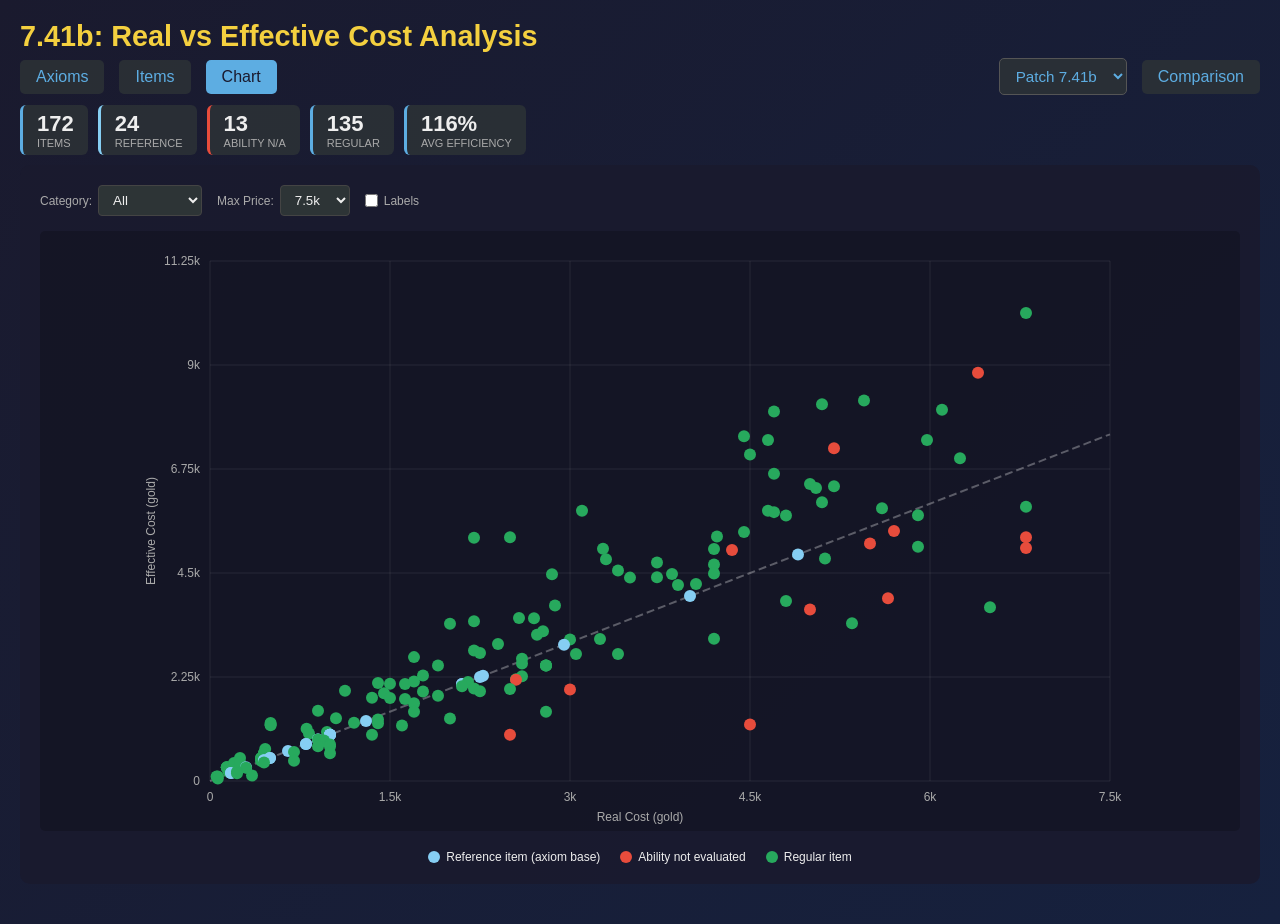
<file: docs/patch_7.41b/interactive_chart.html>
<!DOCTYPE html>
<html lang="en">
<head>
    <meta charset="UTF-8">
    <meta name="viewport" content="width=device-width, initial-scale=1.0">
    <title>Chart - Dota 2 Item Analysis (Patch 7.41b)</title>
    <style>
* { box-sizing: border-box; margin: 0; padding: 0; }
body {
    font-family: 'Segoe UI', Tahoma, Geneva, Verdana, sans-serif;
    background: linear-gradient(135deg, #1a1a2e 0%, #16213e 100%);
    color: #eee;
    min-height: 100vh;
    padding: 20px;
}
.container { max-width: 1400px; margin: 0 auto; }
h1 { color: #f4d03f; margin-bottom: 10px; font-size: 1.8em; }
.subtitle { color: #c4c4c4; margin-bottom: 20px; font-size: 0.9em; }
a { color: #5dade2; text-decoration: none; }
a:hover { text-decoration: underline; }

/* Navigation */
.nav { margin-bottom: 20px; display: flex; gap: 15px; flex-wrap: wrap; align-items: center; }
.nav a {
    background: rgba(45, 52, 54, 0.8);
    padding: 8px 16px;
    border-radius: 5px;
    color: #5dade2;
    transition: background 0.2s;
}
.nav a:hover { background: rgba(93, 173, 226, 0.2); text-decoration: none; }
.nav a.active { background: #5dade2; color: #1a1a2e; }

/* Stats cards */
.stats-row {
    display: flex; gap: 15px; flex-wrap: wrap; margin-bottom: 20px;
}
.stat-card {
    background: rgba(45, 52, 54, 0.8);
    padding: 12px 20px; border-radius: 8px;
    border-left: 4px solid #5dade2;
}
.stat-card.overvalued { border-left-color: #27a95d; }
.stat-card.undervalued { border-left-color: #e74c3c; }
.stat-card.fair { border-left-color: #86cef3; }
.stat-value { font-size: 22px; font-weight: bold; }
.stat-label { font-size: 11px; color: #aaa; text-transform: uppercase; }

/* Tables */
.table-container { overflow-x: auto; margin-bottom: 20px; }
table { border-collapse: collapse; width: 100%; background: rgba(26, 26, 46, 0.9); }
th, td { padding: 10px 12px; text-align: left; border-bottom: 1px solid #333; }
th {
    background: #2d3436;
    color: #f4d03f;
    cursor: pointer;
    user-select: none;
    position: sticky;
    top: 0;
}
th:hover { background: #3d4446; }
th.sorted-asc::after { content: ' \25B2'; font-size: 0.7em; }
th.sorted-desc::after { content: ' \25BC'; font-size: 0.7em; }
tr:hover { background: rgba(93, 173, 226, 0.1); }
.text-muted { color: #c4c4c4; font-size: 0.85em; }
.text-green { color: #27a95d; }
.text-red { color: #e74c3c; }
.text-yellow { color: #86cef3; }
.text-blue { color: #5dade2; }

/* Responsive */
@media (max-width: 768px) {
    h1 { font-size: 1.4em; }
    .stats-row { flex-direction: column; }
    th, td { padding: 8px; font-size: 0.9em; }
}
/* Compact overrides for data pages (denser layout) */
h1 { margin-bottom: 5px; }
.nav { margin-bottom: 10px; }
.stats-row { gap: 10px; margin-bottom: 10px; }
.stat-card { padding: 6px 14px; border-radius: 6px; border-left-width: 3px; }

.chart-container {
    background: rgba(26, 26, 46, 0.9);
    border-radius: 10px; padding: 20px; margin-bottom: 20px;
}
.controls {
    display: flex; gap: 15px; flex-wrap: wrap;
    align-items: center; margin-bottom: 15px;
}
.control-group { display: flex; align-items: center; gap: 6px; }
.control-group label { font-size: 12px; color: #aaa; }
select, input[type="checkbox"] {
    background: #2d3436; color: #eee;
    border: 1px solid #444; padding: 6px 10px;
    border-radius: 4px; cursor: pointer;
}

#chartSvg {
    width: 100%; height: 600px;
    background: rgba(0,0,0,0.2); border-radius: 5px;
}
.point { cursor: pointer; transition: r 0.15s; }
.point:hover { r: 9; }
.point-label { font-size: 9px; fill: #bbb; pointer-events: none; }
.axis-label { font-size: 12px; fill: #aaa; }
.grid-line { stroke: rgba(255,255,255,0.08); stroke-width: 1; }
.fair-line { stroke: rgba(255,255,255,0.3); stroke-width: 2; stroke-dasharray: 8,4; }

.tooltip {
    position: fixed;
    background: rgba(20, 20, 35, 0.98);
    border: 1px solid #444;
    border-radius: 8px;
    padding: 15px;
    pointer-events: none;
    display: none;
    z-index: 1000;
    max-width: 350px;
    max-height: calc(100vh - 20px);
    overflow-y: auto;
    box-shadow: 0 4px 20px rgba(0,0,0,0.5);
}
.tooltip.visible { display: block; }
.tooltip-title { color: #f4d03f; font-weight: bold; font-size: 1.1em; margin-bottom: 10px; }
.tooltip-row { display: flex; justify-content: space-between; gap: 20px; padding: 4px 0; }
.tooltip-label { color: #888; }
.tooltip-value { font-weight: bold; }
.tooltip-value.positive { color: #27a95d; }
.tooltip-value.negative { color: #e74c3c; }

.tooltip-section { margin-top: 12px; padding-top: 10px; border-top: 1px solid #444; }
.tooltip-section-title { color: #5dade2; font-size: 0.85em; margin-bottom: 6px; text-transform: uppercase; }
.tooltip-stat { display: flex; justify-content: space-between; font-size: 0.9em; padding: 2px 0; }
.tooltip-stat-name { color: #aaa; }
.tooltip-stat-value { color: #eee; }
.tooltip-stat-calc { color: #666; font-size: 0.85em; }
.tooltip-ignored { color: #e74c3c; font-size: 0.85em; margin-top: 8px; }
.tooltip-group { margin-top: 8px; }
.tooltip-group-header { font-weight: bold; color: #f4d03f; font-size: 0.9em; margin-bottom: 4px; }
.tooltip-group-header.active { color: #3498db; }
.tooltip-group-header.aura { color: #f1c40f; }
.tooltip-group-header.ignored { color: #888; opacity: 0.7; }
.tooltip-group-header.risk { color: #e74c3c; }
.tooltip-group-meta { color: #888; font-weight: normal; font-size: 0.85em; }
.tooltip-group-stats { padding-left: 12px; }

.legend {
    display: flex; gap: 20px; justify-content: center;
    margin-top: 15px; flex-wrap: wrap;
}
.legend-item { display: flex; align-items: center; gap: 6px; font-size: 12px; }
.legend-dot { width: 12px; height: 12px; border-radius: 50%; }
.legend-dot.reference { background: #86cef3; }
.legend-dot.unevaluated_ability { background: #e74c3c; }
.legend-dot.normal { background: #27a95d; }
    
.nav-right { margin-left: auto; display: flex; gap: 15px; align-items: center; }
#patchSelect {
    background: rgba(45, 52, 54, 0.8);
    color: #5dade2;
    border: 1px solid #555;
    padding: 8px 12px;
    border-radius: 5px;
    font-size: 0.95em;
    cursor: pointer;
}
#patchSelect:hover { background: rgba(93, 173, 226, 0.2); }
#patchSelect option { background: #2d3436; color: #eee; }
</style>
</head>
<body data-patch="7.41b">
    <div class="container">
        <h1>7.41b: Real vs Effective Cost Analysis</h1>

        <div class="nav"><a href="axioms_table.html" class="">Axioms</a> <a href="items_table.html" class="">Items</a> <a href="interactive_chart.html" class="active">Chart</a><div class="nav-right"><select id="patchSelect"></select><a href="../comparison.html">Comparison</a></div></div>

        <div class="stats-row">
            <div class="stat-card">
                <div class="stat-value">172</div>
                <div class="stat-label">Items</div>
            </div>
            <div class="stat-card" style="border-color: #86cef3;">
                <div class="stat-value">24</div>
                <div class="stat-label">Reference</div>
            </div>
            <div class="stat-card" style="border-color: #e74c3c;">
                <div class="stat-value">13</div>
                <div class="stat-label">Ability N/A</div>
            </div>
            <div class="stat-card">
                <div class="stat-value">135</div>
                <div class="stat-label">Regular</div>
            </div>
            <div class="stat-card">
                <div class="stat-value">116%</div>
                <div class="stat-label">Avg Efficiency</div>
            </div>
        </div>

        <div class="chart-container">
            <div class="controls">
                <div class="control-group">
                    <label>Category:</label>
                    <select id="categoryFilter">
                        <option value="all">All</option>
                        <option value="reference">Reference</option>
                        <option value="unevaluated_ability">Ability N/A</option>
                        <option value="normal">Regular</option>
                    </select>
                </div>
                <div class="control-group">
                    <label>Max Price:</label>
                    <select id="maxPrice">
                        <option value="1000">1k</option>
                        <option value="2000">2k</option>
                        <option value="3000">3k</option>
                        <option value="5000">5k</option>
                        <option value="7500" selected>7.5k</option>
                        <option value="0">Auto</option>
                    </select>
                </div>
                <div class="control-group">
                    <input type="checkbox" id="showLabels">
                    <label for="showLabels">Labels</label>
                </div>
            </div>

            <svg id="chartSvg" viewBox="0 0 1000 600" preserveAspectRatio="xMidYMid meet"></svg>

            <div class="legend">
                <div class="legend-item"><div class="legend-dot reference"></div>Reference item (axiom base)</div>
                <div class="legend-item"><div class="legend-dot unevaluated_ability"></div>Ability not evaluated</div>
                <div class="legend-item"><div class="legend-dot normal"></div>Regular item</div>
            </div>
        </div>

        <div id="tooltip" class="tooltip"></div>
    </div>

    <script>
    (function() {
        const itemsData = [{"id": "item_wraith_band", "name": "Wraith Band", "real_cost": 505, "effective_cost": 1254.0, "difference": 749.0, "difference_pct": 148.3, "efficiency_pct": 248.3, "category": "normal", "unpriceable_count": 0, "stat_groups": [{"group_name": "Stats", "group_type": "passive", "group_total": 1254.0, "group_meta": "", "stats": [{"name": "Agility", "total": 500.0, "calc_str": "5.0 x 100.0"}, {"name": "Strength", "total": 200.0, "calc_str": "2.0 x 100.0"}, {"name": "Intelligence", "total": 200.0, "calc_str": "2.0 x 100.0"}, {"name": "Attack Speed", "total": 135.0, "calc_str": "6.0 x 22.5"}, {"name": "Armor", "total": 219.0, "calc_str": "1.75 x 125.0"}]}]}, {"id": "item_null_talisman", "name": "Null Talisman", "real_cost": 505, "effective_cost": 1225.0, "difference": 720.0, "difference_pct": 142.6, "efficiency_pct": 242.6, "category": "normal", "unpriceable_count": 0, "stat_groups": [{"group_name": "Stats", "group_type": "passive", "group_total": 1225.0, "group_meta": "", "stats": [{"name": "Intelligence", "total": 500.0, "calc_str": "5.0 x 100.0"}, {"name": "Strength", "total": 200.0, "calc_str": "2.0 x 100.0"}, {"name": "Agility", "total": 200.0, "calc_str": "2.0 x 100.0"}, {"name": "Max Mana %", "total": 75.0, "calc_str": "3.0 x 25.0"}, {"name": "MP Regen", "total": 250.0, "calc_str": "1.0 x 250.0"}]}]}, {"id": "item_vladmir", "name": "Vladmir's Offering", "real_cost": 2200, "effective_cost": 5262.0, "difference": 3062.0, "difference_pct": 139.2, "efficiency_pct": 239.2, "category": "normal", "unpriceable_count": 0, "stat_groups": [{"group_name": "Stats", "group_type": "passive", "group_total": 312.0, "group_meta": "", "stats": [{"name": "Armor", "total": 125.0, "calc_str": "1.0 x 125.0"}, {"name": "MP Regen", "total": 188.0, "calc_str": "0.75 x 250.0"}]}, {"group_name": "Vladmir's Aura", "group_type": "aura", "group_total": 4950.0, "group_meta": "", "stats": [{"name": "Armor Aura", "total": 375.0, "calc_str": "2.0 x 187.5"}, {"name": "Mana Regen Aura", "total": 375.0, "calc_str": "1.0 x 375.0"}, {"name": "Lifesteal Aura", "total": 1500.0, "calc_str": "20.0 x 75.0"}, {"name": "Damage Aura", "total": 2700.0, "calc_str": "18.0 x 150.0"}, {"name": "Lifesteal Self", "total": 0, "calc_str": "0.0 [info]", "type": "info"}, {"name": "Damage Self", "total": 0, "calc_str": "0.0 [info]", "type": "info"}]}, {"group_name": "Ignored", "group_type": "ignored", "group_total": 0, "group_meta": "", "stats": [{"name": "lifesteal_self", "total": 0, "calc_str": ""}, {"name": "damage_self", "total": 0, "calc_str": ""}, {"name": "aura_radius", "total": 0, "calc_str": ""}, {"name": "lifesteal_creeps_tooltip", "total": 0, "calc_str": ""}]}]}, {"id": "item_bracer", "name": "Bracer", "real_cost": 505, "effective_cost": 1205.0, "difference": 700.0, "difference_pct": 138.6, "efficiency_pct": 238.6, "category": "normal", "unpriceable_count": 0, "stat_groups": [{"group_name": "Stats", "group_type": "passive", "group_total": 1205.0, "group_meta": "", "stats": [{"name": "Strength", "total": 500.0, "calc_str": "5.0 x 100.0"}, {"name": "Agility", "total": 200.0, "calc_str": "2.0 x 100.0"}, {"name": "Intelligence", "total": 200.0, "calc_str": "2.0 x 100.0"}, {"name": "Damage", "total": 0.0, "calc_str": "0.0 x 50.0"}, {"name": "HP Regen", "total": 105.0, "calc_str": "0.75 x 140.0"}, {"name": "Health", "total": 200.0, "calc_str": "50.0 x 4.0"}]}]}, {"id": "item_gauntlets", "name": "Gauntlets of Strength", "real_cost": 140, "effective_cost": 300.0, "difference": 160.0, "difference_pct": 114.3, "efficiency_pct": 214.3, "category": "normal", "unpriceable_count": 0, "stat_groups": [{"group_name": "Stats", "group_type": "passive", "group_total": 300.0, "group_meta": "", "stats": [{"name": "Strength", "total": 300.0, "calc_str": "3.0 x 100.0"}]}]}, {"id": "item_slippers", "name": "Slippers of Agility", "real_cost": 140, "effective_cost": 300.0, "difference": 160.0, "difference_pct": 114.3, "efficiency_pct": 214.3, "category": "normal", "unpriceable_count": 0, "stat_groups": [{"group_name": "Stats", "group_type": "passive", "group_total": 300.0, "group_meta": "", "stats": [{"name": "Agility", "total": 300.0, "calc_str": "3.0 x 100.0"}]}]}, {"id": "item_mantle", "name": "Mantle of Intelligence", "real_cost": 140, "effective_cost": 300.0, "difference": 160.0, "difference_pct": 114.3, "efficiency_pct": 214.3, "category": "normal", "unpriceable_count": 0, "stat_groups": [{"group_name": "Stats", "group_type": "passive", "group_total": 300.0, "group_meta": "", "stats": [{"name": "Intelligence", "total": 300.0, "calc_str": "3.0 x 100.0"}]}]}, {"id": "item_diffusal_blade", "name": "Diffusal Blade", "real_cost": 2500, "effective_cost": 5275.0, "difference": 2775.0, "difference_pct": 111.0, "efficiency_pct": 211.0, "category": "normal", "unpriceable_count": 0, "stat_groups": [{"group_name": "Stats", "group_type": "passive", "group_total": 775.0, "group_meta": "", "stats": [{"name": "Root (per sqrt-sec)", "total": 775.0, "calc_str": "0.7745966692414834 x 1000.0"}]}, {"group_name": "Inhibit", "group_type": "active", "group_total": 0, "group_meta": "", "stats": [{"name": "Purge Rate", "total": 0, "calc_str": "5.0 [info]", "type": "info"}, {"name": "Purge Root Duration", "total": 0, "calc_str": "3.0 [info]", "type": "info"}, {"name": "Purge Slow Duration", "total": 0, "calc_str": "4.0 [info]", "type": "info"}]}, {"group_name": "Manabreak", "group_type": "passive", "group_total": 2000.0, "group_meta": "", "stats": [{"name": "Mana Burn", "total": 2000.0, "calc_str": "40.0 x 50.0"}, {"name": "Damage Per Burn", "total": 0, "calc_str": "1.0 [info]", "type": "info"}, {"name": "Feedback Mana Burn Illusion Melee", "total": 0, "calc_str": "0.0 [info]", "type": "info"}, {"name": "Feedback Mana Burn Illusion Ranged", "total": 0, "calc_str": "0.0 [info]", "type": "info"}]}, {"group_name": "Passive Stats", "group_type": "passive", "group_total": 2500.0, "group_meta": "", "stats": [{"name": "Agility", "total": 1500.0, "calc_str": "15.0 x 100.0"}, {"name": "Intelligence", "total": 1000.0, "calc_str": "10.0 x 100.0"}]}, {"group_name": "Ignored", "group_type": "ignored", "group_total": 0, "group_meta": "", "stats": [{"name": "feedback_mana_burn_illusion_melee", "total": 0, "calc_str": ""}, {"name": "feedback_mana_burn_illusion_ranged", "total": 0, "calc_str": ""}, {"name": "purge_rate", "total": 0, "calc_str": ""}, {"name": "purge_root_duration", "total": 0, "calc_str": ""}, {"name": "purge_slow_duration", "total": 0, "calc_str": ""}, {"name": "damage_per_burn", "total": 0, "calc_str": ""}]}]}, {"id": "item_fluffy_hat", "name": "Fluffy Hat", "real_cost": 250, "effective_cost": 500.0, "difference": 250.0, "difference_pct": 100.0, "efficiency_pct": 200.0, "category": "normal", "unpriceable_count": 0, "stat_groups": [{"group_name": "Stats", "group_type": "passive", "group_total": 500.0, "group_meta": "", "stats": [{"name": "Health", "total": 500.0, "calc_str": "125.0 x 4.0"}]}]}, {"id": "item_magic_stick", "name": "Magic Stick", "real_cost": 200, "effective_cost": 390.0, "difference": 190.0, "difference_pct": 95.1, "efficiency_pct": 195.1, "category": "normal", "unpriceable_count": 0, "comment": "Charge-based burst heal+mana. 10ch x 15/ch, once per 2.5 min.", "stat_groups": [{"group_name": "Energy Charge", "group_type": "active", "group_total": 390.0, "group_meta": "", "stats": [{"name": "Restore per Charge", "total": 390.0, "calc_str": "15.0 x 390.0 x 0.07"}]}, {"group_name": "Ignored", "group_type": "ignored", "group_total": 0, "group_meta": "", "stats": [{"name": "max_charges", "total": 0, "calc_str": ""}, {"name": "charge_radius", "total": 0, "calc_str": ""}]}]}, {"id": "item_mage_slayer", "name": "Mage Slayer", "real_cost": 3100, "effective_cost": 5845.0, "difference": 2745.0, "difference_pct": 88.5, "efficiency_pct": 188.6, "category": "normal", "unpriceable_count": 0, "comment": "DoT on-hit priced as flat damage via dps→bonus_damage normalization; spell damage debuff priced via spell_amp_debuff→spell_amp. Damage type (phys/magic) not modeled.", "stat_groups": [{"group_name": "Mage Slayer", "group_type": "passive", "group_total": 2800.0, "group_meta": "", "stats": [{"name": "Damage", "total": 2000.0, "calc_str": "40.0 x 50.0"}, {"name": "Spell Amplification", "total": 800.0, "calc_str": "40.0 x 20.0"}, {"name": "Duration", "total": 0, "calc_str": "3.0 [info]", "type": "info"}]}, {"group_name": "Passive Stats", "group_type": "passive", "group_total": 3045.0, "group_meta": "", "stats": [{"name": "Magic Resistance", "total": 900.0, "calc_str": "18.0 x 50.0"}, {"name": "Damage", "total": 750.0, "calc_str": "15.0 x 50.0"}, {"name": "HP Regen", "total": 770.0, "calc_str": "5.5 x 140.0"}, {"name": "MP Regen", "total": 625.0, "calc_str": "2.5 x 250.0"}]}, {"group_name": "Ignored", "group_type": "ignored", "group_total": 0, "group_meta": "", "stats": [{"name": "duration", "total": 0, "calc_str": ""}]}]}, {"id": "item_branches", "name": "Iron Branch", "real_cost": 55, "effective_cost": 100.0, "difference": 45.0, "difference_pct": 81.8, "efficiency_pct": 181.8, "category": "normal", "unpriceable_count": 0, "stat_groups": [{"group_name": "Stats", "group_type": "passive", "group_total": 100.0, "group_meta": "", "stats": [{"name": "All Stats", "total": 100.0, "calc_str": "1.0 x 100.0"}]}, {"group_name": "Ignored", "group_type": "ignored", "group_total": 0, "group_meta": "", "stats": [{"name": "tree_duration", "total": 0, "calc_str": ""}]}]}, {"id": "item_falcon_blade", "name": "Falcon Blade", "real_cost": 1125, "effective_cost": 1950.0, "difference": 825.0, "difference_pct": 73.3, "efficiency_pct": 173.3, "category": "normal", "unpriceable_count": 0, "stat_groups": [{"group_name": "Stats", "group_type": "passive", "group_total": 1950.0, "group_meta": "", "stats": [{"name": "Health", "total": 800.0, "calc_str": "200.0 x 4.0"}, {"name": "MP Regen", "total": 450.0, "calc_str": "1.8 x 250.0"}, {"name": "Damage", "total": 700.0, "calc_str": "14.0 x 50.0"}]}]}, {"id": "item_harpoon", "name": "Harpoon", "real_cost": 4700, "effective_cost": 7992.0, "difference": 3292.0, "difference_pct": 70.0, "efficiency_pct": 170.0, "category": "normal", "unpriceable_count": 0, "stat_groups": [{"group_name": "Stats", "group_type": "passive", "group_total": 450.0, "group_meta": "", "stats": [{"name": "Attack Speed", "total": 450.0, "calc_str": "20.0 x 22.5"}]}, {"group_name": "Draw Forth", "group_type": "active", "group_total": 1125.0, "group_meta": "", "stats": [{"name": "Displacement", "total": 1125.0, "calc_str": "600.0 x 1.9"}, {"name": "Pull Duration", "total": 0, "calc_str": "0.3 [info]", "type": "info"}, {"name": "Pull Distance Pct", "total": 0, "calc_str": "35.0 [info]", "type": "info"}, {"name": "Min Distance", "total": 0, "calc_str": "100.0 [info]", "type": "info"}, {"name": "Max Distance", "total": 0, "calc_str": "1000.0 [info]", "type": "info"}, {"name": "Cast Range Enemy", "total": 0, "calc_str": "700.0 [info]", "type": "info"}, {"name": "Projectile Speed", "total": 0, "calc_str": "2000.0 [info]", "type": "info"}]}, {"group_name": "Echo Strike", "group_type": "passive", "group_total": 167.0, "group_meta": "", "stats": [{"name": "Movement Speed %", "total": 167.0, "calc_str": "100.0 x 11.1 x 0.15"}, {"name": "Passive Cooldown", "total": 0, "calc_str": "5.0 [info]", "type": "info"}, {"name": "Slow Duration", "total": 0, "calc_str": "1.0 [info]", "type": "info"}]}, {"group_name": "Passive Stats", "group_type": "passive", "group_total": 6250.0, "group_meta": "", "stats": [{"name": "Damage", "total": 1250.0, "calc_str": "25.0 x 50.0"}, {"name": "Strength", "total": 2500.0, "calc_str": "25.0 x 100.0"}, {"name": "Agility", "total": 1000.0, "calc_str": "10.0 x 100.0"}, {"name": "Intelligence", "total": 1000.0, "calc_str": "10.0 x 100.0"}, {"name": "MP Regen", "total": 500.0, "calc_str": "2.0 x 250.0"}]}, {"group_name": "Ignored", "group_type": "ignored", "group_total": 0, "group_meta": "", "stats": [{"name": "passive_cooldown", "total": 0, "calc_str": ""}, {"name": "slow_duration", "total": 0, "calc_str": ""}, {"name": "pull_duration", "total": 0, "calc_str": ""}, {"name": "pull_distance_pct", "total": 0, "calc_str": ""}, {"name": "min_distance", "total": 0, "calc_str": ""}, {"name": "max_distance", "total": 0, "calc_str": ""}, {"name": "cast_range_enemy", "total": 0, "calc_str": ""}, {"name": "projectile_speed", "total": 0, "calc_str": ""}]}]}, {"id": "item_lesser_crit", "name": "Crystalys", "real_cost": 2000, "effective_cost": 3400.0, "difference": 1400.0, "difference_pct": 70.0, "efficiency_pct": 170.0, "category": "normal", "unpriceable_count": 0, "comment": "Crit valued via custom_stats formula: chance × (mult-100) = expected DPS%", "stat_groups": [{"group_name": "Stats", "group_type": "passive", "group_total": 1600.0, "group_meta": "", "stats": [{"name": "Damage", "total": 1600.0, "calc_str": "32.0 x 50.0"}]}, {"group_name": "Critical Strike", "group_type": "passive", "group_total": 1800.0, "group_meta": "", "stats": [{"name": "Crit Expected DPS", "total": 1800.0, "calc_str": "18.0 x 100.0"}, {"name": "Crit Chance", "total": 0, "calc_str": "30.0 [info]", "type": "info"}, {"name": "Crit Multiplier", "total": 0, "calc_str": "160.0 [info]", "type": "info"}]}, {"group_name": "Ignored", "group_type": "ignored", "group_total": 0, "group_meta": "", "stats": [{"name": "crit_chance", "total": 0, "calc_str": ""}, {"name": "crit_multiplier", "total": 0, "calc_str": ""}, {"name": "tooltip_crit_damage", "total": 0, "calc_str": ""}]}]}, {"id": "item_tranquil_boots", "name": "Tranquil Boots", "real_cost": 900, "effective_cost": 1522.0, "difference": 622.0, "difference_pct": 69.1, "efficiency_pct": 169.1, "category": "normal", "unpriceable_count": 0, "stat_groups": [{"group_name": "Break", "group_type": "passive", "group_total": 0, "group_meta": "", "stats": [{"name": "Heal Amount", "total": 0, "calc_str": "250.0 [info]", "type": "info"}, {"name": "Heal Duration", "total": 0, "calc_str": "20.0 [info]", "type": "info"}, {"name": "Heal Interval", "total": 0, "calc_str": "0.334 [info]", "type": "info"}, {"name": "Break Time", "total": 0, "calc_str": "13.0 [info]", "type": "info"}, {"name": "Break Count", "total": 0, "calc_str": "1.0 [info]", "type": "info"}, {"name": "Break Threshold", "total": 0, "calc_str": "20.0 [info]", "type": "info"}, {"name": "Broken Movement Speed", "total": 0, "calc_str": "40.0 [info]", "type": "info"}]}, {"group_name": "Passive Stats", "group_type": "passive", "group_total": 1522.0, "group_meta": "", "stats": [{"name": "Movement Speed", "total": 542.0, "calc_str": "65.0 x 11.1 x 0.75"}, {"name": "Armor", "total": 0.0, "calc_str": "0.0 x 125.0"}, {"name": "HP Regen", "total": 980.0, "calc_str": "14.0 x 140.0 x 0.50"}]}, {"group_name": "Ignored", "group_type": "ignored", "group_total": 0, "group_meta": "", "stats": [{"name": "heal_duration", "total": 0, "calc_str": ""}, {"name": "heal_amount", "total": 0, "calc_str": ""}, {"name": "heal_interval", "total": 0, "calc_str": ""}, {"name": "break_time", "total": 0, "calc_str": ""}, {"name": "break_count", "total": 0, "calc_str": ""}, {"name": "break_threshold", "total": 0, "calc_str": ""}, {"name": "broken_movement_speed", "total": 0, "calc_str": ""}]}]}, {"id": "item_hurricane_pike", "name": "Hurricane Pike", "real_cost": 4450, "effective_cost": 7458.0, "difference": 3008.0, "difference_pct": 67.6, "efficiency_pct": 167.6, "category": "normal", "unpriceable_count": 0, "comment": "Push via displacement axiom. +140 attack range not valued (ranged only).", "stat_groups": [{"group_name": "Hurricane Thrust", "group_type": "active", "group_total": 1658.0, "group_meta": "CD: 19.0s / Dur: 6.0s", "stats": [{"name": "Attack Speed", "total": 533.0, "calc_str": "100.0 x 22.5 x 0.24"}, {"name": "Displacement", "total": 1125.0, "calc_str": "600.0 x 1.9"}, {"name": "Enemy Length", "total": 0, "calc_str": "425.0 [info]", "type": "info"}, {"name": "Range Duration", "total": 0, "calc_str": "6.0 [info]", "type": "info"}, {"name": "Cast Range Enemy", "total": 0, "calc_str": "425.0 [info]", "type": "info"}, {"name": "Max Attacks", "total": 0, "calc_str": "5.0 [info]", "type": "info"}, {"name": "Push Time", "total": 0, "calc_str": "0.5 [info]", "type": "info"}, {"name": "Dizzy Duration", "total": 0, "calc_str": "0.0 [info]", "type": "info"}]}, {"group_name": "Dragon's Reach", "group_type": "passive", "group_total": 0, "group_meta": "", "stats": [{"name": "Base Attack Range", "total": 0, "calc_str": "130.0 [info]", "type": "info"}]}, {"group_name": "Passive Stats", "group_type": "passive", "group_total": 5800.0, "group_meta": "", "stats": [{"name": "Intelligence", "total": 1500.0, "calc_str": "15.0 x 100.0"}, {"name": "Health", "total": 800.0, "calc_str": "200.0 x 4.0"}, {"name": "Agility", "total": 2000.0, "calc_str": "20.0 x 100.0"}, {"name": "Strength", "total": 1500.0, "calc_str": "15.0 x 100.0"}]}, {"group_name": "Ignored", "group_type": "ignored", "group_total": 0, "group_meta": "", "stats": [{"name": "base_attack_range", "total": 0, "calc_str": ""}, {"name": "enemy_length", "total": 0, "calc_str": ""}, {"name": "range_duration", "total": 0, "calc_str": ""}, {"name": "cast_range_enemy", "total": 0, "calc_str": ""}, {"name": "max_attacks", "total": 0, "calc_str": ""}, {"name": "push_time", "total": 0, "calc_str": ""}, {"name": "dizzy_duration", "total": 0, "calc_str": ""}, {"name": "dizzy_distance_pct", "total": 0, "calc_str": ""}]}]}, {"id": "item_wizard_hat", "name": "Wizard Hat", "real_cost": 250, "effective_cost": 400.0, "difference": 150.0, "difference_pct": 60.0, "efficiency_pct": 160.0, "category": "normal", "unpriceable_count": 0, "stat_groups": [{"group_name": "Stats", "group_type": "passive", "group_total": 400.0, "group_meta": "", "stats": [{"name": "Mana", "total": 400.0, "calc_str": "125.0 x 3.2"}]}]}, {"id": "item_greater_crit", "name": "Daedalus", "real_cost": 5100, "effective_cost": 8150.0, "difference": 3050.0, "difference_pct": 59.8, "efficiency_pct": 159.8, "category": "normal", "unpriceable_count": 0, "comment": "Crit valued via custom_stats formula: chance × (mult-100) = expected DPS%", "stat_groups": [{"group_name": "Stats", "group_type": "passive", "group_total": 4400.0, "group_meta": "", "stats": [{"name": "Damage", "total": 4400.0, "calc_str": "88.0 x 50.0"}]}, {"group_name": "Critical Strike", "group_type": "passive", "group_total": 3750.0, "group_meta": "", "stats": [{"name": "Crit Expected DPS", "total": 3750.0, "calc_str": "37.5 x 100.0"}, {"name": "Crit Chance", "total": 0, "calc_str": "30.0 [info]", "type": "info"}, {"name": "Crit Multiplier", "total": 0, "calc_str": "225.0 [info]", "type": "info"}]}, {"group_name": "Ignored", "group_type": "ignored", "group_total": 0, "group_meta": "", "stats": [{"name": "crit_chance", "total": 0, "calc_str": ""}, {"name": "crit_multiplier", "total": 0, "calc_str": ""}]}]}, {"id": "item_manta", "name": "Manta Style", "real_cost": 4650, "effective_cost": 7378.0, "difference": 2728.0, "difference_pct": 58.7, "efficiency_pct": 158.7, "category": "normal", "unpriceable_count": 0, "comment": "Illusion DPS via formula. Survivability discount 1.5x for 300% incoming dmg. Not valued: disjoint, basic dispel, splitpush, scouting, dodge.\n", "stat_groups": [{"group_name": "Stats", "group_type": "passive", "group_total": 2329.0, "group_meta": "", "stats": [{"name": "Illusion DPS (dmg equiv)", "total": 2329.0, "calc_str": "46.588235294117645 x 50.0"}]}, {"group_name": "Mirror Image", "group_type": "active", "group_total": 0, "group_meta": "", "stats": [{"name": "Images Count", "total": 0, "calc_str": "2.0 [info]", "type": "info"}, {"name": "Illusion Duration", "total": 0, "calc_str": "18.0 [info]", "type": "info"}, {"name": "Images Do Damage Percent Melee", "total": 0, "calc_str": "-67.0 [info]", "type": "info"}, {"name": "Images Do Damage Percent Ranged", "total": 0, "calc_str": "-72.0 [info]", "type": "info"}, {"name": "Images Take Damage Percent", "total": 0, "calc_str": "200.0 [info]", "type": "info"}]}, {"group_name": "Passive Stats", "group_type": "passive", "group_total": 5049.0, "group_meta": "", "stats": [{"name": "Strength", "total": 1000.0, "calc_str": "10.0 x 100.0"}, {"name": "Agility", "total": 2600.0, "calc_str": "26.0 x 100.0"}, {"name": "Intelligence", "total": 1000.0, "calc_str": "10.0 x 100.0"}, {"name": "Attack Speed", "total": 338.0, "calc_str": "15.0 x 22.5"}, {"name": "Movement Speed", "total": 111.0, "calc_str": "10.0 x 11.1"}]}, {"group_name": "Ignored", "group_type": "ignored", "group_total": 0, "group_meta": "", "stats": [{"name": "images_count", "total": 0, "calc_str": ""}, {"name": "illusion_duration", "total": 0, "calc_str": ""}, {"name": "images_do_damage_percent_melee", "total": 0, "calc_str": ""}, {"name": "tooltip_damage_outgoing_melee", "total": 0, "calc_str": ""}, {"name": "images_take_damage_percent", "total": 0, "calc_str": ""}, {"name": "tooltip_damage_incoming_total_pct", "total": 0, "calc_str": ""}, {"name": "images_do_damage_percent_ranged", "total": 0, "calc_str": ""}, {"name": "tooltip_damage_outgoing_ranged", "total": 0, "calc_str": ""}]}]}, {"id": "item_veil_of_discord", "name": "Veil Of Discord", "real_cost": 1700, "effective_cost": 2680.0, "difference": 980.0, "difference_pct": 57.6, "efficiency_pct": 157.7, "category": "normal", "unpriceable_count": 0, "comment": "Magic Weakness active (magic resist reduction) not valued — debuff % not in game data", "stat_groups": [{"group_name": "Stats", "group_type": "passive", "group_total": 2480.0, "group_meta": "", "stats": [{"name": "Health", "total": 700.0, "calc_str": "175.0 x 4.0"}, {"name": "Intelligence", "total": 1000.0, "calc_str": "10.0 x 100.0"}, {"name": "Spell Lifesteal", "total": 780.0, "calc_str": "18.0 x 43.3"}]}, {"group_name": "Magic Weakness", "group_type": "active", "group_total": 0, "group_meta": "", "stats": [{"name": "Resist Debuff Duration", "total": 0, "calc_str": "16.0 [info]", "type": "info"}, {"name": "Debuff Radius", "total": 0, "calc_str": "900.0 [info]", "type": "info"}]}, {"group_name": "Passive Stats", "group_type": "passive", "group_total": 200.0, "group_meta": "", "stats": [{"name": "Spell Amplification", "total": 200.0, "calc_str": "10.0 x 20.0"}]}, {"group_name": "Ignored", "group_type": "ignored", "group_total": 0, "group_meta": "", "stats": [{"name": "debuff_radius", "total": 0, "calc_str": ""}, {"name": "resist_debuff_duration", "total": 0, "calc_str": ""}]}]}, {"id": "item_meteor_hammer", "name": "Meteor Hammer", "real_cost": 2850, "effective_cost": 4475.0, "difference": 1625.0, "difference_pct": 57.0, "efficiency_pct": 157.0, "category": "normal", "unpriceable_count": 0, "comment": "Channeled AoE (0.5 channel discount × 1.5 AoE). Stun+burn+slow valued.", "stat_groups": [{"group_name": "Stats", "group_type": "passive", "group_total": 325.0, "group_meta": "", "stats": [{"name": "Stun (per sqrt-sec)", "total": 230.0, "calc_str": "0.11481983169296148 x 2000.0"}, {"name": "Magic/Ability Damage", "total": 54.0, "calc_str": "13.4375 x 4.0"}, {"name": "Movement Speed %", "total": 42.0, "calc_str": "3.75 x 11.1"}]}, {"group_name": "Meteor Hammer", "group_type": "active", "group_total": 0, "group_meta": "", "stats": [{"name": "Burn Dps Buildings", "total": 0, "calc_str": "50.0 [info]", "type": "info"}, {"name": "Burn Dps Units", "total": 0, "calc_str": "50.0 [info]", "type": "info"}, {"name": "Burn Slow", "total": 0, "calc_str": "20.0 [info]", "type": "info"}, {"name": "Stun Duration", "total": 0, "calc_str": "0.75 [info]", "type": "info"}, {"name": "Impact Damage Buildings", "total": 0, "calc_str": "90.0 [info]", "type": "info"}, {"name": "Impact Damage Units", "total": 0, "calc_str": "130.0 [info]", "type": "info"}]}, {"group_name": "Passive Stats", "group_type": "passive", "group_total": 4150.0, "group_meta": "", "stats": [{"name": "Strength", "total": 600.0, "calc_str": "6.0 x 100.0"}, {"name": "Agility", "total": 600.0, "calc_str": "6.0 x 100.0"}, {"name": "Intelligence", "total": 2400.0, "calc_str": "24.0 x 100.0"}, {"name": "Spell Amplification", "total": 200.0, "calc_str": "10.0 x 20.0"}, {"name": "Mana Regen Multiplier", "total": 350.0, "calc_str": "35.0 x 10.0"}]}, {"group_name": "Ignored", "group_type": "ignored", "group_total": 0, "group_meta": "", "stats": [{"name": "burn_dps_buildings", "total": 0, "calc_str": ""}, {"name": "burn_dps_units", "total": 0, "calc_str": ""}, {"name": "burn_slow", "total": 0, "calc_str": ""}, {"name": "burn_duration", "total": 0, "calc_str": ""}, {"name": "stun_duration", "total": 0, "calc_str": ""}, {"name": "burn_interval", "total": 0, "calc_str": ""}, {"name": "land_time", "total": 0, "calc_str": ""}, {"name": "impact_radius", "total": 0, "calc_str": ""}]}]}, {"id": "item_hand_of_midas", "name": "Hand Of Midas", "real_cost": 2200, "effective_cost": 3454.0, "difference": 1254.0, "difference_pct": 57.0, "efficiency_pct": 157.0, "category": "normal", "unpriceable_count": 0, "comment": "Transmute gold gen: 160g × 16.67 uses = 2667g over ~25 min.", "stat_groups": [{"group_name": "Stats", "group_type": "passive", "group_total": 788.0, "group_meta": "", "stats": [{"name": "Attack Speed", "total": 788.0, "calc_str": "35.0 x 22.5"}]}, {"group_name": "Transmute", "group_type": "active", "group_total": 2667.0, "group_meta": "", "stats": [{"name": "Bonus Gold", "total": 2667.0, "calc_str": "160.0 x 16.7"}]}]}, {"id": "item_shivas_guard", "name": "Shiva's Guard", "real_cost": 4500, "effective_cost": 7064.0, "difference": 2564.0, "difference_pct": 57.0, "efficiency_pct": 157.0, "category": "normal", "unpriceable_count": 0, "stat_groups": [{"group_name": "Stats", "group_type": "passive", "group_total": 1920.0, "group_meta": "", "stats": [{"name": "HP Regen", "total": 0.0, "calc_str": "0.0 x 140.0"}, {"name": "AoE Burst Damage", "total": 1560.0, "calc_str": "390.0 x 4.0"}, {"name": "AoE Slow (MS equiv)", "total": 360.0, "calc_str": "32.44444444444444 x 11.1"}]}, {"group_name": "Arctic Blast", "group_type": "active", "group_total": 0, "group_meta": "", "stats": [{"name": "Blast Damage", "total": 0, "calc_str": "260.0 [info]", "type": "info"}, {"name": "Blast Movement Speed", "total": 0, "calc_str": "-40.0 [info]", "type": "info"}]}, {"group_name": "Freezing Aura", "group_type": "aura", "group_total": 1519.0, "group_meta": "", "stats": [{"name": "Negative Attack Speed Aura", "total": 1519.0, "calc_str": "-45.0 x -33.8"}]}, {"group_name": "Passive Stats", "group_type": "passive", "group_total": 3625.0, "group_meta": "", "stats": [{"name": "Armor", "total": 2125.0, "calc_str": "17.0 x 125.0"}, {"name": "Area of Effect", "total": 1500.0, "calc_str": "75.0 x 20.0"}]}, {"group_name": "Ignored", "group_type": "ignored", "group_total": 0, "group_meta": "", "stats": [{"name": "aura_radius", "total": 0, "calc_str": ""}, {"name": "blast_damage", "total": 0, "calc_str": ""}, {"name": "blast_movement_speed", "total": 0, "calc_str": ""}, {"name": "blast_debuff_duration", "total": 0, "calc_str": ""}, {"name": "blast_radius", "total": 0, "calc_str": ""}, {"name": "blast_speed", "total": 0, "calc_str": ""}]}]}, {"id": "item_faerie_fire", "name": "Faerie Fire", "real_cost": 65, "effective_cost": 100.0, "difference": 35.0, "difference_pct": 53.9, "efficiency_pct": 153.8, "category": "normal", "unpriceable_count": 0, "stat_groups": [{"group_name": "Stats", "group_type": "passive", "group_total": 100.0, "group_meta": "", "stats": [{"name": "Damage", "total": 100.0, "calc_str": "2.0 x 50.0"}]}, {"group_name": "Imbue", "group_type": "active", "group_total": 0, "group_meta": "", "stats": [{"name": "Hp Restore", "total": 0, "calc_str": "85.0 [info]", "type": "info"}]}, {"group_name": "Ignored", "group_type": "ignored", "group_total": 0, "group_meta": "", "stats": [{"name": "hp_restore", "total": 0, "calc_str": ""}]}]}, {"id": "item_orchid", "name": "Orchid Malevolence", "real_cost": 3275, "effective_cost": 5027.0, "difference": 1752.0, "difference_pct": 53.5, "efficiency_pct": 153.5, "category": "normal", "unpriceable_count": 0, "comment": "Soul Burn damage amp (30% of damage dealt during silence) not valued", "stat_groups": [{"group_name": "Stats", "group_type": "passive", "group_total": 3612.0, "group_meta": "", "stats": [{"name": "Attack Speed", "total": 788.0, "calc_str": "35.0 x 22.5"}, {"name": "Damage", "total": 1000.0, "calc_str": "20.0 x 50.0"}, {"name": "MP Regen", "total": 625.0, "calc_str": "2.5 x 250.0"}, {"name": "HP Regen", "total": 0.0, "calc_str": "0.0 x 140.0"}, {"name": "Intelligence", "total": 1200.0, "calc_str": "12.0 x 100.0"}]}, {"group_name": "Soul Burn", "group_type": "active", "group_total": 1414.0, "group_meta": "", "stats": [{"name": "Silence (per sqrt-sec)", "total": 1414.0, "calc_str": "1.1785113019775793 x 1200.0"}, {"name": "Silence Damage Percent", "total": 0, "calc_str": "30.0 [info]", "type": "info"}, {"name": "Silence Duration", "total": 0, "calc_str": "5.0 [info]", "type": "info"}]}, {"group_name": "Ignored", "group_type": "ignored", "group_total": 0, "group_meta": "", "stats": [{"name": "silence_damage_percent", "total": 0, "calc_str": ""}, {"name": "silence_duration", "total": 0, "calc_str": ""}]}]}, {"id": "item_power_treads", "name": "Power Treads", "real_cost": 1400, "effective_cost": 2118.0, "difference": 718.0, "difference_pct": 51.3, "efficiency_pct": 151.3, "category": "normal", "unpriceable_count": 0, "comment": "Movement speed differs by hero attack type (55 melee / 45 ranged). Using 50% average.", "stat_groups": [{"group_name": "Stats", "group_type": "passive", "group_total": 1118.0, "group_meta": "", "stats": [{"name": "Movement Speed (Ranged)", "total": 250.0, "calc_str": "45.0 x 11.1 x 0.50"}, {"name": "Movement Speed (Melee)", "total": 306.0, "calc_str": "55.0 x 11.1 x 0.50"}, {"name": "Attack Speed", "total": 562.0, "calc_str": "25.0 x 22.5"}, {"name": "Damage", "total": 0.0, "calc_str": "0.0 x 50.0"}]}, {"group_name": "Switch Attribute", "group_type": "active", "group_total": 1000.0, "group_meta": "", "stats": [{"name": "Switchable Attribute", "total": 1000.0, "calc_str": "10.0 x 100.0"}]}]}, {"id": "item_butterfly", "name": "Butterfly", "real_cost": 5450, "effective_cost": 8233.0, "difference": 2783.0, "difference_pct": 51.1, "efficiency_pct": 151.1, "category": "normal", "unpriceable_count": 0, "stat_groups": [{"group_name": "Passive Stats", "group_type": "passive", "group_total": 8233.0, "group_meta": "", "stats": [{"name": "Agility", "total": 3500.0, "calc_str": "35.0 x 100.0"}, {"name": "Evasion", "total": 3033.0, "calc_str": "35.0 x 86.7"}, {"name": "Attack Speed Percent", "total": 450.0, "calc_str": "20.0 x 22.5"}, {"name": "Damage", "total": 1250.0, "calc_str": "25.0 x 50.0"}]}]}, {"id": "item_magic_wand", "name": "Magic Wand", "real_cost": 460, "effective_cost": 690.0, "difference": 230.0, "difference_pct": 50.0, "efficiency_pct": 150.0, "category": "normal", "unpriceable_count": 0, "comment": "Charge-based burst heal+mana. 20ch x 15/ch, once per 5 min.", "stat_groups": [{"group_name": "Stats", "group_type": "passive", "group_total": 300.0, "group_meta": "", "stats": [{"name": "All Stats", "total": 300.0, "calc_str": "3.0 x 100.0"}]}, {"group_name": "Energy Charge", "group_type": "active", "group_total": 390.0, "group_meta": "", "stats": [{"name": "Restore per Charge", "total": 390.0, "calc_str": "15.0 x 390.0 x 0.07"}]}, {"group_name": "Ignored", "group_type": "ignored", "group_total": 0, "group_meta": "", "stats": [{"name": "max_charges", "total": 0, "calc_str": ""}, {"name": "charge_radius", "total": 0, "calc_str": ""}]}]}, {"id": "item_arcane_blink", "name": "Arcane Blink", "real_cost": 6800, "effective_cost": 10125.0, "difference": 3325.0, "difference_pct": 48.9, "efficiency_pct": 148.9, "category": "normal", "unpriceable_count": 0, "comment": "Displacement via axiom. Arcane has 1400 range (vs 1200 base).", "stat_groups": [{"group_name": "Arcane Blink", "group_type": "active", "group_total": 7625.0, "group_meta": "CD: 9.0s", "stats": [{"name": "Displacement", "total": 2625.0, "calc_str": "1400.0 x 1.9"}, {"name": "HP Regen", "total": 2917.0, "calc_str": "250.0 x 140.0 x 0.08"}, {"name": "MP Regen", "total": 2083.0, "calc_str": "100.0 x 250.0 x 0.08"}, {"name": "Blink Damage Cooldown", "total": 0, "calc_str": "3.0 [info]", "type": "info"}, {"name": "Blink Range Clamp", "total": 0, "calc_str": "1120.0 [info]", "type": "info"}, {"name": "Debuff Amp", "total": 0, "calc_str": "0.0 [info]", "type": "info"}, {"name": "Duration", "total": 0, "calc_str": "0.0 [info]", "type": "info"}]}, {"group_name": "Passive Stats", "group_type": "passive", "group_total": 2500.0, "group_meta": "", "stats": [{"name": "Intelligence", "total": 2500.0, "calc_str": "25.0 x 100.0"}]}, {"group_name": "Ignored", "group_type": "ignored", "group_total": 0, "group_meta": "", "stats": [{"name": "blink_damage_cooldown", "total": 0, "calc_str": ""}, {"name": "blink_range_clamp", "total": 0, "calc_str": ""}, {"name": "debuff_amp", "total": 0, "calc_str": ""}, {"name": "duration", "total": 0, "calc_str": ""}]}]}, {"id": "item_revenants_brooch", "name": "Revenant's Brooch", "real_cost": 3300, "effective_cost": 4800.0, "difference": 1500.0, "difference_pct": 45.5, "efficiency_pct": 145.4, "category": "normal", "unpriceable_count": 0, "comment": "Phantom Critical: magical crit. crit_multiplier=80 means +80% bonus (not total like Crystalys).", "stat_groups": [{"group_name": "Stats", "group_type": "passive", "group_total": 2400.0, "group_meta": "", "stats": [{"name": "Damage", "total": 1750.0, "calc_str": "35.0 x 50.0"}, {"name": "Spell Lifesteal", "total": 650.0, "calc_str": "15.0 x 43.3"}]}, {"group_name": "Phantom Critical", "group_type": "passive", "group_total": 2400.0, "group_meta": "", "stats": [{"name": "Crit Expected DPS", "total": 2400.0, "calc_str": "24.0 x 100.0"}, {"name": "Crit Chance", "total": 0, "calc_str": "30.0 [info]", "type": "info"}, {"name": "Crit Multiplier", "total": 0, "calc_str": "80.0 [info]", "type": "info"}]}, {"group_name": "Ignored", "group_type": "ignored", "group_total": 0, "group_meta": "", "stats": [{"name": "crit_chance", "total": 0, "calc_str": ""}, {"name": "crit_multiplier", "total": 0, "calc_str": ""}]}]}, {"id": "item_ring_of_protection", "name": "Ring Of Protection", "real_cost": 175, "effective_cost": 250.0, "difference": 75.0, "difference_pct": 42.9, "efficiency_pct": 142.9, "category": "normal", "unpriceable_count": 0, "stat_groups": [{"group_name": "Stats", "group_type": "passive", "group_total": 250.0, "group_meta": "", "stats": [{"name": "Armor", "total": 250.0, "calc_str": "2.0 x 125.0"}]}]}, {"id": "item_bloodstone", "name": "Bloodstone", "real_cost": 4700, "effective_cost": 6647.0, "difference": 1947.0, "difference_pct": 41.4, "efficiency_pct": 141.4, "category": "normal", "unpriceable_count": 0, "comment": "Bloodpact active (boosted spell lifesteal while active) not valued — burst healing for spell casters. Also hosts Spell Weakness Aura (moved here from Shiva's Guard in 7.41, renamed from Magic Weakness).", "stat_groups": [{"group_name": "Stats", "group_type": "passive", "group_total": 0.0, "group_meta": "", "stats": [{"name": "MP Regen", "total": 0.0, "calc_str": "0.0 x 250.0"}, {"name": "HP Regen", "total": 0.0, "calc_str": "0.0 x 140.0"}]}, {"group_name": "Bloodpact", "group_type": "active", "group_total": 0, "group_meta": "", "stats": [{"name": "Buff Duration", "total": 0, "calc_str": "5.0 [info]", "type": "info"}, {"name": "Spell Lifesteal While Active", "total": 0, "calc_str": "60.0 [info]", "type": "info"}, {"name": "Hp Cost", "total": 0, "calc_str": "0.0 [info]", "type": "info"}]}, {"group_name": "Spell Weakness Aura", "group_type": "aura", "group_total": 240.0, "group_meta": "", "stats": [{"name": "Spell Amplification", "total": 240.0, "calc_str": "12.0 x 20.0"}]}, {"group_name": "Passive Stats", "group_type": "passive", "group_total": 6407.0, "group_meta": "", "stats": [{"name": "Health", "total": 2600.0, "calc_str": "650.0 x 4.0"}, {"name": "Mana", "total": 1440.0, "calc_str": "450.0 x 3.2"}, {"name": "Intelligence", "total": 1500.0, "calc_str": "15.0 x 100.0"}, {"name": "Spell Lifesteal", "total": 867.0, "calc_str": "20.0 x 43.3"}]}, {"group_name": "Ignored", "group_type": "ignored", "group_total": 0, "group_meta": "", "stats": [{"name": "buff_duration", "total": 0, "calc_str": ""}, {"name": "spell_lifesteal_while_active", "total": 0, "calc_str": ""}, {"name": "hp_cost", "total": 0, "calc_str": ""}, {"name": "aura_radius", "total": 0, "calc_str": ""}]}]}, {"id": "item_soul_ring", "name": "Soul Ring", "real_cost": 805, "effective_cost": 1130.0, "difference": 326.0, "difference_pct": 40.4, "efficiency_pct": 140.4, "category": "normal", "unpriceable_count": 0, "comment": "Sacrifice: mana_gain valued via (mana_regen - hp_regen)/2 axiom with CD uptime.", "stat_groups": [{"group_name": "Stats", "group_type": "passive", "group_total": 850.0, "group_meta": "", "stats": [{"name": "Strength", "total": 600.0, "calc_str": "6.0 x 100.0"}, {"name": "Armor", "total": 250.0, "calc_str": "2.0 x 125.0"}]}, {"group_name": "Sacrifice", "group_type": "active", "group_total": 280.0, "group_meta": "CD: 25.0s", "stats": [{"name": "Mana Gain (sacrifice)", "total": 280.0, "calc_str": "170.0 x 55.0 x 0.03"}]}, {"group_name": "Ignored", "group_type": "ignored", "group_total": 0, "group_meta": "", "stats": [{"name": "duration", "total": 0, "calc_str": ""}]}]}, {"id": "item_arcane_boots", "name": "Arcane Boots", "real_cost": 1500, "effective_cost": 2105.0, "difference": 605.0, "difference_pct": 40.3, "efficiency_pct": 140.3, "category": "normal", "unpriceable_count": 0, "comment": "Replenish: 150 mana to allies every 55s. Valued as aura_mana_regen with CD uptime.", "stat_groups": [{"group_name": "Stats", "group_type": "passive", "group_total": 400.0, "group_meta": "", "stats": [{"name": "Mana", "total": 400.0, "calc_str": "125.0 x 3.2"}]}, {"group_name": "Replenish", "group_type": "active", "group_total": 767.0, "group_meta": "CD: 55.0s", "stats": [{"name": "Mana Replenish", "total": 767.0, "calc_str": "150.0 x 375.0 x 0.01"}, {"name": "Replenish Radius", "total": 0, "calc_str": "1200.0 [info]", "type": "info"}]}, {"group_name": "Basilius Aura", "group_type": "aura", "group_total": 375.0, "group_meta": "", "stats": [{"name": "Mana Regen Aura", "total": 375.0, "calc_str": "1.0 x 375.0"}, {"name": "Aura Radius", "total": 0, "calc_str": "1200.0 [info]", "type": "info"}]}, {"group_name": "Passive Stats", "group_type": "passive", "group_total": 562.0, "group_meta": "", "stats": [{"name": "Movement Speed", "total": 500.0, "calc_str": "45.0 x 11.1"}, {"name": "MP Regen", "total": 62.0, "calc_str": "0.25 x 250.0"}]}, {"group_name": "Ignored", "group_type": "ignored", "group_total": 0, "group_meta": "", "stats": [{"name": "aura_radius", "total": 0, "calc_str": ""}, {"name": "replenish_radius", "total": 0, "calc_str": ""}]}]}, {"id": "item_ethereal_blade", "name": "Ethereal Blade", "real_cost": 5200, "effective_cost": 7200.0, "difference": 2000.0, "difference_pct": 38.5, "efficiency_pct": 138.5, "category": "unevaluated_ability", "unpriceable_count": 0, "comment": "Ether Blast active (attribute nuke + ethereal form + 30% magic amp) not valued — hero attribute-dependent", "stat_groups": [{"group_name": "Ether Blast", "group_type": "active", "group_total": 0, "group_meta": "", "stats": [{"name": "Blast Movement Slow", "total": 0, "calc_str": "-80.0 [info]", "type": "info"}, {"name": "Duration", "total": 0, "calc_str": "4.0 [info]", "type": "info"}, {"name": "Blast Stat Multiplier", "total": 0, "calc_str": "1.0 [info]", "type": "info"}, {"name": "Blast Damage Base", "total": 0, "calc_str": "50.0 [info]", "type": "info"}, {"name": "Duration Ally", "total": 0, "calc_str": "4.0 [info]", "type": "info"}, {"name": "Ethereal Damage Bonus", "total": 0, "calc_str": "-30.0 [info]", "type": "info"}, {"name": "Projectile Speed", "total": 0, "calc_str": "1400.0 [info]", "type": "info"}]}, {"group_name": "Passive Stats", "group_type": "passive", "group_total": 7200.0, "group_meta": "", "stats": [{"name": "Agility", "total": 2400.0, "calc_str": "24.0 x 100.0"}, {"name": "Strength", "total": 2400.0, "calc_str": "24.0 x 100.0"}, {"name": "Intelligence", "total": 2400.0, "calc_str": "24.0 x 100.0"}]}, {"group_name": "Ignored", "group_type": "ignored", "group_total": 0, "group_meta": "", "stats": [{"name": "blast_movement_slow", "total": 0, "calc_str": ""}, {"name": "duration", "total": 0, "calc_str": ""}, {"name": "blast_stat_multiplier", "total": 0, "calc_str": ""}, {"name": "blast_damage_base", "total": 0, "calc_str": ""}, {"name": "duration_ally", "total": 0, "calc_str": ""}, {"name": "ethereal_damage_bonus", "total": 0, "calc_str": ""}, {"name": "projectile_speed", "total": 0, "calc_str": ""}]}]}, {"id": "item_bloodthorn", "name": "Bloodthorn", "real_cost": 6400, "effective_cost": 8834.0, "difference": 2434.0, "difference_pct": 38.0, "efficiency_pct": 138.0, "category": "unevaluated_ability", "unpriceable_count": 0, "comment": "Soul Rend 60% damage replay not valued. Pierce proc valued.", "stat_groups": [{"group_name": "Stats", "group_type": "passive", "group_total": 6075.0, "group_meta": "", "stats": [{"name": "Intelligence", "total": 2500.0, "calc_str": "25.0 x 100.0"}, {"name": "Attack Speed", "total": 1575.0, "calc_str": "70.0 x 22.5"}, {"name": "MP Regen", "total": 1000.0, "calc_str": "4.0 x 250.0"}, {"name": "HP Regen", "total": 0.0, "calc_str": "0.0 x 140.0"}, {"name": "Damage", "total": 1000.0, "calc_str": "20.0 x 50.0"}]}, {"group_name": "Soul Rend", "group_type": "active", "group_total": 1759.0, "group_meta": "CD: 15.0s / Dur: 6.0s", "stats": [{"name": "Spell Amplification", "total": 210.0, "calc_str": "35.0 x 20.0 x 0.30"}, {"name": "Silence (per sqrt-sec)", "total": 1549.0, "calc_str": "1.2909944487358056 x 1200.0"}, {"name": "Silence Duration", "total": 0, "calc_str": "5.0 [info]", "type": "info"}]}, {"group_name": "Pierce", "group_type": "passive", "group_total": 1000.0, "group_meta": "", "stats": [{"name": "Damage", "total": 1000.0, "calc_str": "20.0 x 50.0"}, {"name": "Proc Chance", "total": 0, "calc_str": "40.0 [info]", "type": "info"}, {"name": "Proc Damage Heroes", "total": 0, "calc_str": "50.0 [info]", "type": "info"}]}, {"group_name": "Ignored", "group_type": "ignored", "group_total": 0, "group_meta": "", "stats": [{"name": "silence_duration", "total": 0, "calc_str": ""}, {"name": "silence_damage_percent", "total": 0, "calc_str": ""}, {"name": "duration", "total": 0, "calc_str": ""}, {"name": "proc_damage_heroes", "total": 0, "calc_str": ""}, {"name": "proc_damage_creeps", "total": 0, "calc_str": ""}, {"name": "passive_proc_damage", "total": 0, "calc_str": ""}, {"name": "proc_chance", "total": 0, "calc_str": ""}]}]}, {"id": "item_solar_crest", "name": "Solar Crest", "real_cost": 2575, "effective_cost": 3525.0, "difference": 950.0, "difference_pct": 36.9, "efficiency_pct": 136.9, "category": "normal", "unpriceable_count": 0, "comment": "Solar Crest active: buff ally for 7s / 16s CD.", "stat_groups": [{"group_name": "Shine", "group_type": "active", "group_total": 703.0, "group_meta": "CD: 16.0s / Dur: 7.0s", "stats": [{"name": "Attack Speed", "total": 443.0, "calc_str": "60.0 x 22.5 x 0.33"}, {"name": "Armor", "total": 205.0, "calc_str": "5.0 x 125.0 x 0.33"}, {"name": "Movement Speed", "total": 55.0, "calc_str": "15.0 x 11.1 x 0.33"}, {"name": "Duration", "total": 0, "calc_str": "7.0 [info]", "type": "info"}]}, {"group_name": "Passive Stats", "group_type": "passive", "group_total": 2822.0, "group_meta": "", "stats": [{"name": "Armor", "total": 875.0, "calc_str": "7.0 x 125.0"}, {"name": "All Stats", "total": 0.0, "calc_str": "0.0 x 100.0"}, {"name": "Movement Speed", "total": 278.0, "calc_str": "25.0 x 11.1"}, {"name": "Mana", "total": 640.0, "calc_str": "200.0 x 3.2"}, {"name": "Health", "total": 800.0, "calc_str": "200.0 x 4.0"}, {"name": "Absorb Amount", "total": 230.0, "calc_str": "350.0 x 2.0 x 0.33"}]}, {"group_name": "Ignored", "group_type": "ignored", "group_total": 0, "group_meta": "", "stats": [{"name": "duration", "total": 0, "calc_str": ""}]}]}, {"id": "item_heavens_halberd", "name": "Heaven's Halberd", "real_cost": 3400, "effective_cost": 4552.0, "difference": 1152.0, "difference_pct": 33.9, "efficiency_pct": 133.9, "category": "normal", "unpriceable_count": 0, "stat_groups": [{"group_name": "Disarm", "group_type": "active", "group_total": 350.0, "group_meta": "", "stats": [{"name": "Disarm (per sqrt-sec)", "total": 350.0, "calc_str": "0.875 x 400.0"}, {"name": "Disarm Melee", "total": 0, "calc_str": "3.5 [info]", "type": "info"}, {"name": "Disarm Range", "total": 0, "calc_str": "3.5 [info]", "type": "info"}]}, {"group_name": "Passive Stats", "group_type": "passive", "group_total": 4202.0, "group_meta": "", "stats": [{"name": "Armor", "total": 1125.0, "calc_str": "9.0 x 125.0"}, {"name": "HP Regen", "total": 910.0, "calc_str": "6.5 x 140.0"}, {"name": "Evasion", "total": 2167.0, "calc_str": "25.0 x 86.7"}]}, {"group_name": "Ignored", "group_type": "ignored", "group_total": 0, "group_meta": "", "stats": [{"name": "disarm_range", "total": 0, "calc_str": ""}, {"name": "disarm_melee", "total": 0, "calc_str": ""}]}]}, {"id": "item_belt_of_strength", "name": "Belt Of Strength", "real_cost": 450, "effective_cost": 600.0, "difference": 150.0, "difference_pct": 33.3, "efficiency_pct": 133.3, "category": "normal", "unpriceable_count": 0, "stat_groups": [{"group_name": "Stats", "group_type": "passive", "group_total": 600.0, "group_meta": "", "stats": [{"name": "Strength", "total": 600.0, "calc_str": "6.0 x 100.0"}]}]}, {"id": "item_boots_of_elves", "name": "Band of Elvenskin", "real_cost": 450, "effective_cost": 600.0, "difference": 150.0, "difference_pct": 33.3, "efficiency_pct": 133.3, "category": "normal", "unpriceable_count": 0, "stat_groups": [{"group_name": "Stats", "group_type": "passive", "group_total": 600.0, "group_meta": "", "stats": [{"name": "Agility", "total": 600.0, "calc_str": "6.0 x 100.0"}]}]}, {"id": "item_robe", "name": "Robe of the Magi", "real_cost": 450, "effective_cost": 600.0, "difference": 150.0, "difference_pct": 33.3, "efficiency_pct": 133.3, "category": "normal", "unpriceable_count": 0, "stat_groups": [{"group_name": "Stats", "group_type": "passive", "group_total": 600.0, "group_meta": "", "stats": [{"name": "Intelligence", "total": 600.0, "calc_str": "6.0 x 100.0"}]}]}, {"id": "item_pavise", "name": "Pavise", "real_cost": 1350, "effective_cost": 1799.0, "difference": 449.0, "difference_pct": 33.3, "efficiency_pct": 133.3, "category": "normal", "unpriceable_count": 0, "stat_groups": [{"group_name": "Stats", "group_type": "passive", "group_total": 1635.0, "group_meta": "", "stats": [{"name": "Armor", "total": 375.0, "calc_str": "3.0 x 125.0"}, {"name": "Mana", "total": 560.0, "calc_str": "175.0 x 3.2"}, {"name": "Health", "total": 700.0, "calc_str": "175.0 x 4.0"}]}, {"group_name": "Protect", "group_type": "active", "group_total": 164.0, "group_meta": "CD: 16.0s / Dur: 7.0s", "stats": [{"name": "Absorb Amount", "total": 164.0, "calc_str": "250.0 x 2.0 x 0.33"}]}, {"group_name": "Ignored", "group_type": "ignored", "group_total": 0, "group_meta": "", "stats": [{"name": "duration", "total": 0, "calc_str": ""}]}]}, {"id": "item_basher", "name": "Skull Basher", "real_cost": 2875, "effective_cost": 3795.0, "difference": 920.0, "difference_pct": 32.0, "efficiency_pct": 132.0, "category": "normal", "unpriceable_count": 0, "stat_groups": [{"group_name": "Stats", "group_type": "passive", "group_total": 2500.0, "group_meta": "", "stats": [{"name": "Damage", "total": 1500.0, "calc_str": "30.0 x 50.0"}, {"name": "Strength", "total": 1000.0, "calc_str": "10.0 x 100.0"}]}, {"group_name": "Bash", "group_type": "passive", "group_total": 1295.0, "group_meta": "", "stats": [{"name": "Pierce Damage", "total": 875.0, "calc_str": "100.0 x 50.0 x 0.17"}, {"name": "Stun (per sqrt-sec)", "total": 420.0, "calc_str": "0.21 x 2000.0"}, {"name": "Bash Chance Melee", "total": 0, "calc_str": "25.0 [info]", "type": "info"}, {"name": "Bash Chance Ranged", "total": 0, "calc_str": "10.0 [info]", "type": "info"}, {"name": "Bash Duration", "total": 0, "calc_str": "1.2 [info]", "type": "info"}]}, {"group_name": "Ignored", "group_type": "ignored", "group_total": 0, "group_meta": "", "stats": [{"name": "bash_chance_melee", "total": 0, "calc_str": ""}, {"name": "bash_chance_ranged", "total": 0, "calc_str": ""}, {"name": "bash_duration", "total": 0, "calc_str": ""}, {"name": "bash_cooldown", "total": 0, "calc_str": ""}]}]}, {"id": "item_disperser", "name": "Disperser", "real_cost": 6100, "effective_cost": 8031.0, "difference": 1931.0, "difference_pct": 31.7, "efficiency_pct": 131.7, "category": "normal", "unpriceable_count": 0, "comment": "Suppress enemy slow valued. Purge/dispel utility not valued.", "stat_groups": [{"group_name": "Stats", "group_type": "passive", "group_total": 222.0, "group_meta": "", "stats": [{"name": "Movement Speed %", "total": 222.0, "calc_str": "20.0 x 11.1"}]}, {"group_name": "Suppress", "group_type": "active", "group_total": 809.0, "group_meta": "CD: 15.0s / Dur: 5.0s", "stats": [{"name": "Phase Movement Speed", "total": 278.0, "calc_str": "100.0 x 11.1 x 0.25"}, {"name": "Slow Resistance", "total": 531.0, "calc_str": "40.0 x 13.3"}, {"name": "Ally Effect Duration", "total": 0, "calc_str": "5.0 [info]", "type": "info"}, {"name": "Enemy Effect Duration", "total": 0, "calc_str": "5.0 [info]", "type": "info"}, {"name": "Movement Speed Buff Rate", "total": 0, "calc_str": "5.0 [info]", "type": "info"}, {"name": "Purge Rate", "total": 0, "calc_str": "5.0 [info]", "type": "info"}, {"name": "Purge Root Duration", "total": 0, "calc_str": "3.0 [info]", "type": "info"}]}, {"group_name": "Manabreak", "group_type": "passive", "group_total": 2000.0, "group_meta": "", "stats": [{"name": "Mana Burn", "total": 2000.0, "calc_str": "40.0 x 50.0"}, {"name": "Damage Per Burn", "total": 0, "calc_str": "1.0 [info]", "type": "info"}, {"name": "Feedback Mana Burn Illusion Melee", "total": 0, "calc_str": "0.0 [info]", "type": "info"}, {"name": "Feedback Mana Burn Illusion Ranged", "total": 0, "calc_str": "0.0 [info]", "type": "info"}]}, {"group_name": "Passive Stats", "group_type": "passive", "group_total": 5000.0, "group_meta": "", "stats": [{"name": "Agility", "total": 4000.0, "calc_str": "40.0 x 100.0"}, {"name": "Intelligence", "total": 1000.0, "calc_str": "10.0 x 100.0"}]}, {"group_name": "Ignored", "group_type": "ignored", "group_total": 0, "group_meta": "", "stats": [{"name": "feedback_mana_burn_illusion_melee", "total": 0, "calc_str": ""}, {"name": "feedback_mana_burn_illusion_ranged", "total": 0, "calc_str": ""}, {"name": "purge_rate", "total": 0, "calc_str": ""}, {"name": "purge_root_duration", "total": 0, "calc_str": ""}, {"name": "damage_per_burn", "total": 0, "calc_str": ""}, {"name": "enemy_effect_duration", "total": 0, "calc_str": ""}, {"name": "ally_effect_duration", "total": 0, "calc_str": ""}, {"name": "movement_speed_buff_rate", "total": 0, "calc_str": ""}]}]}, {"id": "item_dragon_lance", "name": "Dragon Lance", "real_cost": 1900, "effective_cost": 2500.0, "difference": 600.0, "difference_pct": 31.6, "efficiency_pct": 131.6, "category": "normal", "unpriceable_count": 0, "comment": "+140 attack range not valued (ranged heroes only, no axiom).", "stat_groups": [{"group_name": "Stats", "group_type": "passive", "group_total": 2500.0, "group_meta": "", "stats": [{"name": "Agility", "total": 1500.0, "calc_str": "15.0 x 100.0"}, {"name": "Strength", "total": 1000.0, "calc_str": "10.0 x 100.0"}]}, {"group_name": "Dragon's Reach", "group_type": "passive", "group_total": 0, "group_meta": "", "stats": [{"name": "Base Attack Range", "total": 0, "calc_str": "130.0 [info]", "type": "info"}]}, {"group_name": "Ignored", "group_type": "ignored", "group_total": 0, "group_meta": "", "stats": [{"name": "base_attack_range", "total": 0, "calc_str": ""}, {"name": "base_attack_range_melee", "total": 0, "calc_str": ""}]}]}, {"id": "item_phase_boots", "name": "Phase Boots", "real_cost": 1450, "effective_cost": 1899.0, "difference": 449.0, "difference_pct": 31.0, "efficiency_pct": 131.0, "category": "normal", "unpriceable_count": 0, "comment": "Damage bonus differs by hero attack type (18 melee / 12 ranged). Using 50% average.", "stat_groups": [{"group_name": "Phase", "group_type": "active", "group_total": 94.0, "group_meta": "CD: 8.0s / Dur: 3.0s", "stats": [{"name": "Phase Movement Speed", "total": 62.0, "calc_str": "20.0 x 11.1 x 0.28"}, {"name": "Phase Movement Speed (Ranged)", "total": 31.0, "calc_str": "10.0 x 11.1 x 0.28"}, {"name": "Phase Duration", "total": 0, "calc_str": "3.0 [info]", "type": "info"}]}, {"group_name": "Passive Stats", "group_type": "passive", "group_total": 1806.0, "group_meta": "", "stats": [{"name": "Movement Speed", "total": 556.0, "calc_str": "50.0 x 11.1"}, {"name": "Damage (Melee)", "total": 450.0, "calc_str": "18.0 x 50.0 x 0.50"}, {"name": "Damage (Ranged)", "total": 300.0, "calc_str": "12.0 x 50.0 x 0.50"}, {"name": "Attack Speed", "total": 0.0, "calc_str": "0.0 x 22.5"}, {"name": "Armor", "total": 500.0, "calc_str": "4.0 x 125.0"}]}, {"group_name": "Ignored", "group_type": "ignored", "group_total": 0, "group_meta": "", "stats": [{"name": "phase_duration", "total": 0, "calc_str": ""}]}]}, {"id": "item_echo_sabre", "name": "Echo Sabre", "real_cost": 2700, "effective_cost": 3521.0, "difference": 821.0, "difference_pct": 30.4, "efficiency_pct": 130.4, "category": "normal", "unpriceable_count": 0, "stat_groups": [{"group_name": "Stats", "group_type": "passive", "group_total": 3388.0, "group_meta": "", "stats": [{"name": "Damage", "total": 1000.0, "calc_str": "20.0 x 50.0"}, {"name": "Strength", "total": 1500.0, "calc_str": "15.0 x 100.0"}, {"name": "MP Regen", "total": 438.0, "calc_str": "1.75 x 250.0"}, {"name": "Attack Speed", "total": 450.0, "calc_str": "20.0 x 22.5"}]}, {"group_name": "Echo Strike", "group_type": "passive", "group_total": 133.0, "group_meta": "", "stats": [{"name": "Movement Speed %", "total": 133.0, "calc_str": "100.0 x 11.1 x 0.12"}, {"name": "Slow Duration", "total": 0, "calc_str": "0.8 [info]", "type": "info"}]}, {"group_name": "Ignored", "group_type": "ignored", "group_total": 0, "group_meta": "", "stats": [{"name": "slow_duration", "total": 0, "calc_str": ""}]}]}, {"id": "item_orb_of_corrosion", "name": "Orb Of Corrosion", "real_cost": 1050, "effective_cost": 1357.0, "difference": 307.0, "difference_pct": 29.3, "efficiency_pct": 129.3, "category": "normal", "unpriceable_count": 0, "comment": "Slow amount differs by hero attack type. Using 50% average.", "stat_groups": [{"group_name": "Corrosion", "group_type": "passive", "group_total": 657.0, "group_meta": "", "stats": [{"name": "Armor Reduction", "total": 300.0, "calc_str": "-2.0 x -150.0"}, {"name": "Movement Slow", "total": 44.0, "calc_str": "-8.0 x -11.1 x 0.50"}, {"name": "Movement Slow", "total": 89.0, "calc_str": "-16.0 x -11.1 x 0.50"}, {"name": "Heal Reduction", "total": 224.0, "calc_str": "16.0 x 14.0"}, {"name": "Duration", "total": 0, "calc_str": "3.0 [info]", "type": "info"}]}, {"group_name": "Passive Stats", "group_type": "passive", "group_total": 700.0, "group_meta": "", "stats": [{"name": "Agility", "total": 700.0, "calc_str": "7.0 x 100.0"}]}, {"group_name": "Ignored", "group_type": "ignored", "group_total": 0, "group_meta": "", "stats": [{"name": "duration", "total": 0, "calc_str": ""}]}]}, {"id": "item_oblivion_staff", "name": "Oblivion Staff", "real_cost": 1625, "effective_cost": 2100.0, "difference": 475.0, "difference_pct": 29.2, "efficiency_pct": 129.2, "category": "normal", "unpriceable_count": 0, "stat_groups": [{"group_name": "Stats", "group_type": "passive", "group_total": 2100.0, "group_meta": "", "stats": [{"name": "Intelligence", "total": 1000.0, "calc_str": "10.0 x 100.0"}, {"name": "Attack Speed", "total": 788.0, "calc_str": "35.0 x 22.5"}, {"name": "MP Regen", "total": 312.0, "calc_str": "1.25 x 250.0"}]}]}, {"id": "item_circlet", "name": "Circlet", "real_cost": 155, "effective_cost": 200.0, "difference": 45.0, "difference_pct": 29.0, "efficiency_pct": 129.0, "category": "normal", "unpriceable_count": 0, "stat_groups": [{"group_name": "Stats", "group_type": "passive", "group_total": 200.0, "group_meta": "", "stats": [{"name": "All Stats", "total": 200.0, "calc_str": "2.0 x 100.0"}]}]}, {"id": "item_monkey_king_bar", "name": "Monkey King Bar", "real_cost": 5000, "effective_cost": 6425.0, "difference": 1425.0, "difference_pct": 28.5, "efficiency_pct": 128.5, "category": "normal", "unpriceable_count": 0, "stat_groups": [{"group_name": "Pierce", "group_type": "passive", "group_total": 2800.0, "group_meta": "", "stats": [{"name": "Pierce Damage", "total": 2800.0, "calc_str": "70.0 x 50.0 x 0.80"}, {"name": "Bonus Chance", "total": 0, "calc_str": "80.0 [info]", "type": "info"}]}, {"group_name": "Passive Stats", "group_type": "passive", "group_total": 3625.0, "group_meta": "", "stats": [{"name": "Damage", "total": 2500.0, "calc_str": "50.0 x 50.0"}, {"name": "Attack Speed", "total": 1125.0, "calc_str": "50.0 x 22.5"}]}, {"group_name": "Ignored", "group_type": "ignored", "group_total": 0, "group_meta": "", "stats": [{"name": "bonus_chance", "total": 0, "calc_str": ""}, {"name": "melee_attack_range", "total": 0, "calc_str": ""}]}]}, {"id": "item_essence_distiller", "name": "Essence Distiller", "real_cost": 1775, "effective_cost": 2280.0, "difference": 504.0, "difference_pct": 28.4, "efficiency_pct": 128.4, "category": "normal", "unpriceable_count": 0, "stat_groups": [{"group_name": "Stats", "group_type": "passive", "group_total": 312.0, "group_meta": "", "stats": [{"name": "Magic/Ability Damage", "total": 312.0, "calc_str": "78.0 x 4.0"}]}, {"group_name": "Soul Release", "group_type": "active", "group_total": 0, "group_meta": "", "stats": [{"name": "Soul Heal Amount", "total": 0, "calc_str": "40.0 [info]", "type": "info"}, {"name": "Soul Damage Amount", "total": 0, "calc_str": "25.0 [info]", "type": "info"}, {"name": "Soul Radius", "total": 0, "calc_str": "1500.0 [info]", "type": "info"}, {"name": "Soul Initial Charge", "total": 0, "calc_str": "2.0 [info]", "type": "info"}, {"name": "Soul Additional Charges", "total": 0, "calc_str": "1.0 [info]", "type": "info"}, {"name": "Duration", "total": 0, "calc_str": "8.0 [info]", "type": "info"}, {"name": "Ground Duration", "total": 0, "calc_str": "15.0 [info]", "type": "info"}, {"name": "Latch Range", "total": 0, "calc_str": "400.0 [info]", "type": "info"}]}, {"group_name": "Passive Stats", "group_type": "passive", "group_total": 1968.0, "group_meta": "", "stats": [{"name": "MP Regen", "total": 438.0, "calc_str": "1.75 x 250.0"}, {"name": "Armor", "total": 750.0, "calc_str": "6.0 x 125.0"}, {"name": "All Stats", "total": 300.0, "calc_str": "3.0 x 100.0"}, {"name": "Mana", "total": 480.0, "calc_str": "150.0 x 3.2"}]}, {"group_name": "Ignored", "group_type": "ignored", "group_total": 0, "group_meta": "", "stats": [{"name": "soul_radius", "total": 0, "calc_str": ""}, {"name": "soul_initial_charge", "total": 0, "calc_str": ""}, {"name": "soul_additional_charges", "total": 0, "calc_str": ""}, {"name": "soul_heal_amount", "total": 0, "calc_str": ""}, {"name": "soul_damage_amount", "total": 0, "calc_str": ""}, {"name": "duration", "total": 0, "calc_str": ""}, {"name": "ground_duration", "total": 0, "calc_str": ""}, {"name": "latch_range", "total": 0, "calc_str": ""}]}]}, {"id": "item_force_staff", "name": "Force Staff", "real_cost": 2200, "effective_cost": 2825.0, "difference": 625.0, "difference_pct": 28.4, "efficiency_pct": 128.4, "category": "normal", "unpriceable_count": 0, "comment": "Push valued via displacement axiom (600u × 1.875 g/u).", "stat_groups": [{"group_name": "Stats", "group_type": "passive", "group_total": 2825.0, "group_meta": "", "stats": [{"name": "Intelligence", "total": 1000.0, "calc_str": "10.0 x 100.0"}, {"name": "Health", "total": 700.0, "calc_str": "175.0 x 4.0"}, {"name": "Displacement", "total": 1125.0, "calc_str": "600.0 x 1.9"}]}, {"group_name": "Force", "group_type": "active", "group_total": 0, "group_meta": "", "stats": []}, {"group_name": "Ignored", "group_type": "ignored", "group_total": 0, "group_meta": "", "stats": [{"name": "enemy_cast_range", "total": 0, "calc_str": ""}, {"name": "push_time", "total": 0, "calc_str": ""}]}]}, {"id": "item_crimson_guard", "name": "Crimson Guard", "real_cost": 3725, "effective_cost": 4726.0, "difference": 1001.0, "difference_pct": 26.9, "efficiency_pct": 126.9, "category": "normal", "unpriceable_count": 0, "comment": "Passive block 50% melee/ranged avg. Guard AoE block valued w/ uptime, averaging ranged ally penalty.", "stat_groups": [{"group_name": "Stats", "group_type": "passive", "group_total": 428.0, "group_meta": "", "stats": [{"name": "Block Damage (Melee)", "total": 428.0, "calc_str": "30.84375 x 13.9"}]}, {"group_name": "Guard", "group_type": "active", "group_total": 0, "group_meta": "", "stats": [{"name": "Block Damage Active", "total": 0, "calc_str": "70.0 [info]", "type": "info"}, {"name": "Block Chance Active", "total": 0, "calc_str": "100.0 [info]", "type": "info"}]}, {"group_name": "Damage Block", "group_type": "passive", "group_total": 868.0, "group_meta": "", "stats": [{"name": "Block Damage (Melee)", "total": 521.0, "calc_str": "75.0 x 13.9 x 0.50"}, {"name": "Block Damage (Ranged)", "total": 347.0, "calc_str": "50.0 x 13.9 x 0.50"}]}, {"group_name": "Passive Stats", "group_type": "passive", "group_total": 3430.0, "group_meta": "", "stats": [{"name": "Health", "total": 1000.0, "calc_str": "250.0 x 4.0"}, {"name": "HP Regen", "total": 1680.0, "calc_str": "12.0 x 140.0"}, {"name": "Armor", "total": 750.0, "calc_str": "6.0 x 125.0"}]}, {"group_name": "Ignored", "group_type": "ignored", "group_total": 0, "group_meta": "", "stats": [{"name": "block_chance", "total": 0, "calc_str": ""}, {"name": "duration", "total": 0, "calc_str": ""}, {"name": "bonus_aoe_radius", "total": 0, "calc_str": ""}, {"name": "block_damage_active", "total": 0, "calc_str": ""}, {"name": "block_chance_active", "total": 0, "calc_str": ""}, {"name": "block_penalty_ranged", "total": 0, "calc_str": ""}, {"name": "max_hp_pct", "total": 0, "calc_str": ""}]}]}, {"id": "item_vanguard", "name": "Vanguard", "real_cost": 1700, "effective_cost": 2151.0, "difference": 451.0, "difference_pct": 26.5, "efficiency_pct": 126.5, "category": "normal", "unpriceable_count": 0, "comment": "Block damage differs by hero attack type. Using 50% average.", "stat_groups": [{"group_name": "Stats", "group_type": "passive", "group_total": 1630.0, "group_meta": "", "stats": [{"name": "Health", "total": 1000.0, "calc_str": "250.0 x 4.0"}, {"name": "HP Regen", "total": 630.0, "calc_str": "4.5 x 140.0"}]}, {"group_name": "Damage Block", "group_type": "passive", "group_total": 521.0, "group_meta": "", "stats": [{"name": "Block Damage (Melee)", "total": 347.0, "calc_str": "50.0 x 13.9 x 0.50"}, {"name": "Block Damage (Ranged)", "total": 174.0, "calc_str": "25.0 x 13.9 x 0.50"}]}, {"group_name": "Ignored", "group_type": "ignored", "group_total": 0, "group_meta": "", "stats": [{"name": "block_chance", "total": 0, "calc_str": ""}]}]}, {"id": "item_gungir", "name": "Gleipnir", "real_cost": 4650, "effective_cost": 5847.0, "difference": 1197.0, "difference_pct": 25.7, "efficiency_pct": 125.7, "category": "normal", "unpriceable_count": 0, "stat_groups": [{"group_name": "Eternal Chains", "group_type": "active", "group_total": 707.0, "group_meta": "", "stats": [{"name": "Root (per sqrt-sec)", "total": 707.0, "calc_str": "0.7071067811865476 x 1000.0"}]}, {"group_name": "Passive Stats", "group_type": "passive", "group_total": 5140.0, "group_meta": "", "stats": [{"name": "Area of Effect", "total": 1500.0, "calc_str": "75.0 x 20.0"}, {"name": "Health", "total": 1800.0, "calc_str": "450.0 x 4.0"}, {"name": "Intelligence", "total": 1200.0, "calc_str": "12.0 x 100.0"}, {"name": "Mana", "total": 640.0, "calc_str": "200.0 x 3.2"}]}, {"group_name": "Ignored", "group_type": "ignored", "group_total": 0, "group_meta": "", "stats": [{"name": "radius", "total": 0, "calc_str": ""}, {"name": "radius_tooltip", "total": 0, "calc_str": ""}, {"name": "duration", "total": 0, "calc_str": ""}]}]}, {"id": "item_desolator", "name": "Desolator", "real_cost": 3500, "effective_cost": 4400.0, "difference": 900.0, "difference_pct": 25.7, "efficiency_pct": 125.7, "category": "normal", "unpriceable_count": 0, "comment": "Soul Stealer: 50% of max stacks as expected avg bonus damage.", "stat_groups": [{"group_name": "Stats", "group_type": "passive", "group_total": 750.0, "group_meta": "", "stats": [{"name": "Damage", "total": 750.0, "calc_str": "15.0 x 50.0"}]}, {"group_name": "Corruption", "group_type": "passive", "group_total": 900.0, "group_meta": "", "stats": [{"name": "Armor Reduction", "total": 900.0, "calc_str": "-6.0 x -150.0"}]}, {"group_name": "Soul Stealer", "group_type": "passive", "group_total": 0, "group_meta": "", "stats": [{"name": "Bonus Damage Per Kill", "total": 0, "calc_str": "2.0 [info]", "type": "info"}, {"name": "Bonus Damage Per Assist", "total": 0, "calc_str": "1.0 [info]", "type": "info"}]}, {"group_name": "Passive Stats", "group_type": "passive", "group_total": 2750.0, "group_meta": "", "stats": [{"name": "Damage", "total": 2750.0, "calc_str": "55.0 x 50.0"}]}, {"group_name": "Ignored", "group_type": "ignored", "group_total": 0, "group_meta": "", "stats": [{"name": "corruption_duration", "total": 0, "calc_str": ""}, {"name": "bonus_damage_per_kill", "total": 0, "calc_str": ""}, {"name": "bonus_damage_per_assist", "total": 0, "calc_str": ""}, {"name": "max_damage", "total": 0, "calc_str": ""}]}]}, {"id": "item_satanic", "name": "Satanic", "real_cost": 5050, "effective_cost": 6338.0, "difference": 1288.0, "difference_pct": 25.5, "efficiency_pct": 125.5, "category": "normal", "unpriceable_count": 0, "comment": "Active grants massive temporary lifesteal.", "stat_groups": [{"group_name": "Unholy Rage", "group_type": "active", "group_total": 1088.0, "group_meta": "CD: 30.0s / Dur: 6.0s", "stats": [{"name": "Lifesteal", "total": 1088.0, "calc_str": "145.0 x 50.0 x 0.15"}, {"name": "Unholy Lifesteal Total Tooltip", "total": 0, "calc_str": "175.0 [info]", "type": "info"}, {"name": "Unholy Duration", "total": 0, "calc_str": "6.0 [info]", "type": "info"}]}, {"group_name": "Lifesteal", "group_type": "passive", "group_total": 1500.0, "group_meta": "", "stats": [{"name": "Lifesteal", "total": 1500.0, "calc_str": "30.0 x 50.0"}]}, {"group_name": "Passive Stats", "group_type": "passive", "group_total": 3750.0, "group_meta": "", "stats": [{"name": "Strength", "total": 2500.0, "calc_str": "25.0 x 100.0"}, {"name": "Damage", "total": 1250.0, "calc_str": "25.0 x 50.0"}]}, {"group_name": "Ignored", "group_type": "ignored", "group_total": 0, "group_meta": "", "stats": [{"name": "unholy_lifesteal_total_tooltip", "total": 0, "calc_str": ""}, {"name": "unholy_duration", "total": 0, "calc_str": ""}]}]}, {"id": "item_boots_of_bearing", "name": "Boots Of Bearing", "real_cost": 4225, "effective_cost": 5291.0, "difference": 1066.0, "difference_pct": 25.2, "efficiency_pct": 125.2, "category": "normal", "unpriceable_count": 0, "comment": "Active provides AoE AS/MS buff with CD uptime + aura pricing.", "stat_groups": [{"group_name": "Stats", "group_type": "passive", "group_total": 525.0, "group_meta": "", "stats": [{"name": "Health Regen Aura", "total": 525.0, "calc_str": "2.5 x 210.0"}]}, {"group_name": "Endurance", "group_type": "active", "group_total": 390.0, "group_meta": "CD: 30.0s / Dur: 6.0s", "stats": [{"name": "Attack Speed Aura", "total": 253.0, "calc_str": "50.0 x 33.8 x 0.15"}, {"name": "Movement Speed % Aura", "total": 137.0, "calc_str": "15.0 x 60.8 x 0.15"}]}, {"group_name": "Swiftness Aura", "group_type": "aura", "group_total": 333.0, "group_meta": "", "stats": [{"name": "Movement Speed Aura", "total": 333.0, "calc_str": "20.0 x 16.7"}]}, {"group_name": "Passive Stats", "group_type": "passive", "group_total": 4042.0, "group_meta": "", "stats": [{"name": "Strength", "total": 800.0, "calc_str": "8.0 x 100.0"}, {"name": "Intelligence", "total": 0.0, "calc_str": "0.0 x 100.0"}, {"name": "Movement Speed", "total": 722.0, "calc_str": "65.0 x 11.1"}, {"name": "HP Regen", "total": 2520.0, "calc_str": "18.0 x 140.0"}]}, {"group_name": "Ignored", "group_type": "ignored", "group_total": 0, "group_meta": "", "stats": [{"name": "duration", "total": 0, "calc_str": ""}, {"name": "radius", "total": 0, "calc_str": ""}, {"name": "bonus_ms_duration", "total": 0, "calc_str": ""}]}]}, {"id": "item_urn_of_shadows", "name": "Urn Of Shadows", "real_cost": 825, "effective_cost": 1026.0, "difference": 202.0, "difference_pct": 24.4, "efficiency_pct": 124.4, "category": "normal", "unpriceable_count": 0, "stat_groups": [{"group_name": "Stats", "group_type": "passive", "group_total": 264.0, "group_meta": "", "stats": [{"name": "Magic/Ability Damage", "total": 264.0, "calc_str": "66.0 x 4.0"}]}, {"group_name": "Soul Release", "group_type": "active", "group_total": 0, "group_meta": "", "stats": [{"name": "Soul Heal Amount", "total": 0, "calc_str": "30.0 [info]", "type": "info"}, {"name": "Soul Damage Amount", "total": 0, "calc_str": "25.0 [info]", "type": "info"}, {"name": "Soul Radius", "total": 0, "calc_str": "1500.0 [info]", "type": "info"}, {"name": "Soul Initial Charge", "total": 0, "calc_str": "2.0 [info]", "type": "info"}, {"name": "Soul Additional Charges", "total": 0, "calc_str": "1.0 [info]", "type": "info"}, {"name": "Duration", "total": 0, "calc_str": "8.0 [info]", "type": "info"}]}, {"group_name": "Passive Stats", "group_type": "passive", "group_total": 762.0, "group_meta": "", "stats": [{"name": "MP Regen", "total": 312.0, "calc_str": "1.25 x 250.0"}, {"name": "Armor", "total": 250.0, "calc_str": "2.0 x 125.0"}, {"name": "All Stats", "total": 200.0, "calc_str": "2.0 x 100.0"}]}, {"group_name": "Ignored", "group_type": "ignored", "group_total": 0, "group_meta": "", "stats": [{"name": "soul_radius", "total": 0, "calc_str": ""}, {"name": "soul_initial_charge", "total": 0, "calc_str": ""}, {"name": "soul_additional_charges", "total": 0, "calc_str": ""}, {"name": "soul_heal_amount", "total": 0, "calc_str": ""}, {"name": "soul_damage_amount", "total": 0, "calc_str": ""}, {"name": "duration", "total": 0, "calc_str": ""}]}]}, {"id": "item_radiance", "name": "Radiance", "real_cost": 4700, "effective_cost": 5817.0, "difference": 1117.0, "difference_pct": 23.8, "efficiency_pct": 123.8, "category": "normal", "unpriceable_count": 0, "comment": "Burn aura valued via damage_per_second axiom. blind_pct=0 in 7.40c.", "stat_groups": [{"group_name": "Burn", "group_type": "aura", "group_total": 900.0, "group_meta": "", "stats": [{"name": "Damage Per Second", "total": 900.0, "calc_str": "60.0 x 15.0"}, {"name": "Aura Damage Illusions", "total": 0, "calc_str": "35.0 [info]", "type": "info"}, {"name": "Blind Pct", "total": 0, "calc_str": "0.0 [info]", "type": "info"}, {"name": "Aura Radius", "total": 0, "calc_str": "650.0 [info]", "type": "info"}, {"name": "Illusion Multiplier Pct", "total": 0, "calc_str": "100.0 [info]", "type": "info"}]}, {"group_name": "Passive Stats", "group_type": "passive", "group_total": 4917.0, "group_meta": "", "stats": [{"name": "Damage", "total": 2750.0, "calc_str": "55.0 x 50.0"}, {"name": "Evasion", "total": 2167.0, "calc_str": "25.0 x 86.7"}, {"name": "Upgrade Day Vision", "total": 0, "calc_str": "250.0 [info]", "type": "info"}]}, {"group_name": "Ignored", "group_type": "ignored", "group_total": 0, "group_meta": "", "stats": [{"name": "aura_damage_illusions", "total": 0, "calc_str": ""}, {"name": "upgrade_day_vision", "total": 0, "calc_str": ""}, {"name": "blind_pct", "total": 0, "calc_str": ""}, {"name": "aura_radius", "total": 0, "calc_str": ""}, {"name": "illusion_multiplier_pct", "total": 0, "calc_str": ""}]}]}, {"id": "item_blade_mail", "name": "Blade Mail", "real_cost": 2400, "effective_cost": 2963.0, "difference": 563.0, "difference_pct": 23.5, "efficiency_pct": 123.5, "category": "normal", "unpriceable_count": 0, "stat_groups": [{"group_name": "Damage Return", "group_type": "active", "group_total": 526.0, "group_meta": "CD: 25.0s / Dur: 5.5s", "stats": [{"name": "Damage Reflection %", "total": 526.0, "calc_str": "85.0 x 37.5 x 0.17"}, {"name": "Duration", "total": 0, "calc_str": "5.5 [info]", "type": "info"}]}, {"group_name": "Damage Return (Passive)", "group_type": "passive", "group_total": 812.0, "group_meta": "", "stats": [{"name": "Damage Reflection %", "total": 562.0, "calc_str": "15.0 x 37.5"}, {"name": "Damage", "total": 250.0, "calc_str": "10.0 x 50.0 x 0.50"}]}, {"group_name": "Passive Stats", "group_type": "passive", "group_total": 1625.0, "group_meta": "", "stats": [{"name": "Damage", "total": 750.0, "calc_str": "15.0 x 50.0"}, {"name": "Armor", "total": 875.0, "calc_str": "7.0 x 125.0"}, {"name": "Intelligence", "total": 0.0, "calc_str": "0.0 x 100.0"}]}, {"group_name": "Ignored", "group_type": "ignored", "group_total": 0, "group_meta": "", "stats": [{"name": "duration", "total": 0, "calc_str": ""}]}]}, {"id": "item_devastator", "name": "Parasma", "real_cost": 5975, "effective_cost": 7377.0, "difference": 1402.0, "difference_pct": 23.5, "efficiency_pct": 123.5, "category": "normal", "unpriceable_count": 0, "stat_groups": [{"group_name": "Stats", "group_type": "passive", "group_total": 1227.0, "group_meta": "", "stats": [{"name": "Magic/Ability Damage", "total": 69.0, "calc_str": "17.142857142857142 x 4.0"}, {"name": "Movement Speed %", "total": 159.0, "calc_str": "14.285714285714286 x 11.1"}, {"name": "Magic Resistance", "total": 1000.0, "calc_str": "20.0 x 50.0"}]}, {"group_name": "Intelligence Multiplier", "group_type": "passive", "group_total": 0, "group_meta": "", "stats": [{"name": "Int Damage Multiplier", "total": 0, "calc_str": "0.75 [info]", "type": "info"}, {"name": "Slow", "total": 0, "calc_str": "25.0 [info]", "type": "info"}, {"name": "Slow Duration", "total": 0, "calc_str": "4.0 [info]", "type": "info"}, {"name": "Active Mres Reduction", "total": 0, "calc_str": "20.0 [info]", "type": "info"}, {"name": "Passive Cooldown", "total": 0, "calc_str": "4.0 [info]", "type": "info"}, {"name": "Projectile Speed", "total": 0, "calc_str": "300.0 [info]", "type": "info"}]}, {"group_name": "Passive Stats", "group_type": "passive", "group_total": 6150.0, "group_meta": "", "stats": [{"name": "Intelligence", "total": 4000.0, "calc_str": "40.0 x 100.0"}, {"name": "Attack Speed", "total": 900.0, "calc_str": "40.0 x 22.5"}, {"name": "Armor", "total": 875.0, "calc_str": "7.0 x 125.0"}, {"name": "MP Regen", "total": 375.0, "calc_str": "1.5 x 250.0"}]}, {"group_name": "Ignored", "group_type": "ignored", "group_total": 0, "group_meta": "", "stats": [{"name": "projectile_speed", "total": 0, "calc_str": ""}, {"name": "int_damage_multiplier", "total": 0, "calc_str": ""}, {"name": "slow", "total": 0, "calc_str": ""}, {"name": "slow_duration", "total": 0, "calc_str": ""}, {"name": "active_mres_reduction", "total": 0, "calc_str": ""}, {"name": "passive_cooldown", "total": 0, "calc_str": ""}]}]}, {"id": "item_rod_of_atos", "name": "Rod Of Atos", "real_cost": 2250, "effective_cost": 2771.0, "difference": 521.0, "difference_pct": 23.2, "efficiency_pct": 123.2, "category": "normal", "unpriceable_count": 0, "stat_groups": [{"group_name": "Stats", "group_type": "passive", "group_total": 2300.0, "group_meta": "", "stats": [{"name": "Intelligence", "total": 1200.0, "calc_str": "12.0 x 100.0"}, {"name": "Health", "total": 1100.0, "calc_str": "275.0 x 4.0"}]}, {"group_name": "Cripple", "group_type": "active", "group_total": 471.0, "group_meta": "", "stats": [{"name": "Root (per sqrt-sec)", "total": 471.0, "calc_str": "0.47140452079103173 x 1000.0"}]}, {"group_name": "Ignored", "group_type": "ignored", "group_total": 0, "group_meta": "", "stats": [{"name": "duration", "total": 0, "calc_str": ""}]}]}, {"id": "item_sheepstick", "name": "Scythe of Vyse", "real_cost": 5200, "effective_cost": 6377.0, "difference": 1177.0, "difference_pct": 22.6, "efficiency_pct": 122.6, "category": "normal", "unpriceable_count": 0, "stat_groups": [{"group_name": "Hex", "group_type": "active", "group_total": 1252.0, "group_meta": "", "stats": [{"name": "Hex (per sqrt-sec)", "total": 1252.0, "calc_str": "0.626099033699941 x 2000.0"}, {"name": "Sheep Duration", "total": 0, "calc_str": "2.8 [info]", "type": "info"}, {"name": "Sheep Movement Speed", "total": 0, "calc_str": "140.0 [info]", "type": "info"}]}, {"group_name": "Passive Stats", "group_type": "passive", "group_total": 5125.0, "group_meta": "", "stats": [{"name": "Intelligence", "total": 3000.0, "calc_str": "30.0 x 100.0"}, {"name": "MP Regen", "total": 2125.0, "calc_str": "8.5 x 250.0"}]}, {"group_name": "Ignored", "group_type": "ignored", "group_total": 0, "group_meta": "", "stats": [{"name": "sheep_duration", "total": 0, "calc_str": ""}, {"name": "sheep_movement_speed", "total": 0, "calc_str": ""}, {"name": "upgrade_radius", "total": 0, "calc_str": ""}]}]}, {"id": "item_guardian_greaves", "name": "Guardian Greaves", "real_cost": 4450, "effective_cost": 5386.0, "difference": 936.0, "difference_pct": 21.0, "efficiency_pct": 121.0, "category": "normal", "unpriceable_count": 0, "stat_groups": [{"group_name": "Stats", "group_type": "passive", "group_total": 480.0, "group_meta": "", "stats": [{"name": "Mana", "total": 480.0, "calc_str": "150.0 x 3.2"}]}, {"group_name": "Mend", "group_type": "active", "group_total": 2388.0, "group_meta": "CD: 45.0s", "stats": [{"name": "Health Regen Aura", "total": 1138.0, "calc_str": "325.0 x 210.0 x 0.02"}, {"name": "Mana Replenish", "total": 1250.0, "calc_str": "200.0 x 375.0 x 0.02"}, {"name": "Replenish Radius", "total": 0, "calc_str": "1200.0 [info]", "type": "info"}, {"name": "Max Health Pct Heal Amount", "total": 0, "calc_str": "0.0 [info]", "type": "info"}]}, {"group_name": "Guardian Aura", "group_type": "aura", "group_total": 1088.0, "group_meta": "", "stats": [{"name": "Health Regen Aura", "total": 525.0, "calc_str": "2.5 x 210.0"}, {"name": "Mana Regen Aura", "total": 562.0, "calc_str": "1.5 x 375.0"}, {"name": "Aura Radius", "total": 0, "calc_str": "1200.0 [info]", "type": "info"}, {"name": "Aura Health Regen Bonus", "total": 0, "calc_str": "14.5 [info]", "type": "info"}, {"name": "Aura Bonus Threshold", "total": 0, "calc_str": "25.0 [info]", "type": "info"}]}, {"group_name": "Passive Stats", "group_type": "passive", "group_total": 1431.0, "group_meta": "", "stats": [{"name": "Movement Speed", "total": 556.0, "calc_str": "50.0 x 11.1"}, {"name": "Armor", "total": 625.0, "calc_str": "5.0 x 125.0"}, {"name": "MP Regen", "total": 250.0, "calc_str": "1.0 x 250.0"}]}, {"group_name": "Ignored", "group_type": "ignored", "group_total": 0, "group_meta": "", "stats": [{"name": "aura_radius", "total": 0, "calc_str": ""}, {"name": "aura_health_regen_bonus", "total": 0, "calc_str": ""}, {"name": "aura_bonus_threshold", "total": 0, "calc_str": ""}, {"name": "replenish_radius", "total": 0, "calc_str": ""}, {"name": "max_health_pct_heal_amount", "total": 0, "calc_str": ""}]}]}, {"id": "item_ghost", "name": "Ghost Scepter", "real_cost": 1500, "effective_cost": 1795.0, "difference": 295.0, "difference_pct": 19.7, "efficiency_pct": 119.7, "category": "normal", "unpriceable_count": 0, "comment": "Ghost form active: ethereal for 4s / 22s CD. Utility value similar to Blink Dagger.", "stat_groups": [{"group_name": "Stats", "group_type": "passive", "group_total": 500.0, "group_meta": "", "stats": [{"name": "All Stats", "total": 500.0, "calc_str": "5.0 x 100.0"}]}, {"group_name": "Ghost Form", "group_type": "active", "group_total": -205.0, "group_meta": "CD: 22.0s / Dur: 4.0s", "stats": [{"name": "Magic Resistance", "total": -205.0, "calc_str": "-30.0 x 50.0 x 0.14"}]}, {"group_name": "Active Ability", "group_type": "active", "group_total": 1500.0, "group_meta": "", "stats": [{"name": "Active Ability", "total": 1500.0, "calc_str": ""}]}, {"group_name": "Ignored", "group_type": "ignored", "group_total": 0, "group_meta": "", "stats": [{"name": "duration", "total": 0, "calc_str": ""}]}]}, {"id": "item_crellas_crozier", "name": "Crella's Crozier", "real_cost": 4800, "effective_cost": 5745.0, "difference": 945.0, "difference_pct": 19.7, "efficiency_pct": 119.7, "category": "normal", "unpriceable_count": 0, "comment": "Rite of Rumusque inherits Ghost Scepter component's ability value. Putrefaction Aura priced via restoration_reduction_aura.", "stat_groups": [{"group_name": "Rite of Rumusque", "group_type": "active", "group_total": -225.0, "group_meta": "CD: 20.0s / Dur: 4.0s", "stats": [{"name": "Magic Resistance", "total": -225.0, "calc_str": "-30.0 x 50.0 x 0.15"}, {"name": "Movespeed Steal Pct", "total": 0, "calc_str": "5.0 [info]", "type": "info"}, {"name": "Active Health Steal", "total": 0, "calc_str": "75.0 [info]", "type": "info"}]}, {"group_name": "Putrefaction Aura", "group_type": "aura", "group_total": 630.0, "group_meta": "", "stats": [{"name": "Heal Reduction Aura %", "total": 630.0, "calc_str": "30.0 x 21.0"}]}, {"group_name": "Passive Stats", "group_type": "passive", "group_total": 3840.0, "group_meta": "", "stats": [{"name": "All Stats", "total": 600.0, "calc_str": "6.0 x 100.0"}, {"name": "Health", "total": 1800.0, "calc_str": "450.0 x 4.0"}, {"name": "Mana", "total": 1440.0, "calc_str": "450.0 x 3.2"}]}, {"group_name": "Active Ability", "group_type": "active", "group_total": 1500.0, "group_meta": "", "stats": [{"name": "Active Ability", "total": 1500.0, "calc_str": ""}]}, {"group_name": "Ignored", "group_type": "ignored", "group_total": 0, "group_meta": "", "stats": [{"name": "duration", "total": 0, "calc_str": ""}, {"name": "radius", "total": 0, "calc_str": ""}, {"name": "interval", "total": 0, "calc_str": ""}, {"name": "active_radius", "total": 0, "calc_str": ""}, {"name": "movespeed_steal_pct", "total": 0, "calc_str": ""}, {"name": "active_health_steal", "total": 0, "calc_str": ""}, {"name": "stack_duration", "total": 0, "calc_str": ""}]}]}, {"id": "item_kaya_and_sange", "name": "Kaya And Sange", "real_cost": 4200, "effective_cost": 5020.0, "difference": 820.0, "difference_pct": 19.5, "efficiency_pct": 119.5, "category": "normal", "unpriceable_count": 0, "stat_groups": [{"group_name": "Passive Stats", "group_type": "passive", "group_total": 5020.0, "group_meta": "", "stats": [{"name": "Strength", "total": 1600.0, "calc_str": "16.0 x 100.0"}, {"name": "Intelligence", "total": 1600.0, "calc_str": "16.0 x 100.0"}, {"name": "Slow Resistance", "total": 332.0, "calc_str": "25.0 x 13.3"}, {"name": "Mana Regen Multiplier", "total": 400.0, "calc_str": "40.0 x 10.0"}, {"name": "Spell Amplification", "total": 240.0, "calc_str": "12.0 x 20.0"}, {"name": "HP Regen Amplification", "total": 224.0, "calc_str": "16.0 x 14.0"}, {"name": "Mana Cost Reduction", "total": 624.0, "calc_str": "25.0 x 25.0"}]}]}, {"id": "item_pipe", "name": "Pipe of Insight", "real_cost": 3725, "effective_cost": 4410.0, "difference": 685.0, "difference_pct": 18.4, "efficiency_pct": 118.4, "category": "normal", "unpriceable_count": 0, "stat_groups": [{"group_name": "Stats", "group_type": "passive", "group_total": 0.0, "group_meta": "", "stats": [{"name": "All Stats", "total": 0.0, "calc_str": "0.0 x 100.0"}]}, {"group_name": "Barrier", "group_type": "active", "group_total": 850.0, "group_meta": "", "stats": [{"name": "Absorb Amount", "total": 850.0, "calc_str": "425.0 x 2.0"}]}, {"group_name": "Insight Aura", "group_type": "aura", "group_total": 600.0, "group_meta": "", "stats": [{"name": "Health Regen Aura", "total": 0.0, "calc_str": "0.0 x 210.0"}, {"name": "Magic Resistance Aura", "total": 600.0, "calc_str": "8.0 x 75.0"}]}, {"group_name": "Passive Stats", "group_type": "passive", "group_total": 2960.0, "group_meta": "", "stats": [{"name": "HP Regen", "total": 1960.0, "calc_str": "14.0 x 140.0"}, {"name": "Magic Resistance", "total": 1000.0, "calc_str": "20.0 x 50.0"}]}, {"group_name": "Ignored", "group_type": "ignored", "group_total": 0, "group_meta": "", "stats": [{"name": "add_nostack_debuff", "total": 0, "calc_str": ""}, {"name": "aura_radius", "total": 0, "calc_str": ""}, {"name": "barrier_duration", "total": 0, "calc_str": ""}, {"name": "barrier_radius", "total": 0, "calc_str": ""}, {"name": "barrier_block_creep", "total": 0, "calc_str": ""}]}]}, {"id": "item_heart", "name": "Heart of Tarrasque", "real_cost": 5100, "effective_cost": 6030.0, "difference": 930.0, "difference_pct": 18.2, "efficiency_pct": 118.2, "category": "normal", "unpriceable_count": 0, "comment": "STR + flat regen + missing HP regen (Behemoth's Blood).", "stat_groups": [{"group_name": "Stats", "group_type": "passive", "group_total": 4140.0, "group_meta": "", "stats": [{"name": "Strength", "total": 4000.0, "calc_str": "40.0 x 100.0"}, {"name": "HP Regen", "total": 140.0, "calc_str": "1.0 x 140.0"}]}, {"group_name": "Behemoth's Blood", "group_type": "passive", "group_total": 1890.0, "group_meta": "", "stats": [{"name": "Missing HP Regen", "total": 1890.0, "calc_str": "1.5 x 1260.0"}]}]}, {"id": "item_buckler", "name": "Buckler", "real_cost": 425, "effective_cost": 500.0, "difference": 75.0, "difference_pct": 17.6, "efficiency_pct": 117.7, "category": "normal", "unpriceable_count": 0, "stat_groups": [{"group_name": "Stats", "group_type": "passive", "group_total": 125.0, "group_meta": "", "stats": [{"name": "Armor", "total": 125.0, "calc_str": "1.0 x 125.0"}]}, {"group_name": "Buckler Aura", "group_type": "aura", "group_total": 375.0, "group_meta": "", "stats": [{"name": "Armor Aura", "total": 375.0, "calc_str": "2.0 x 187.5"}]}, {"group_name": "Ignored", "group_type": "ignored", "group_total": 0, "group_meta": "", "stats": [{"name": "bonus_aoe_radius", "total": 0, "calc_str": ""}]}]}, {"id": "item_witch_blade", "name": "Witch Blade", "real_cost": 2775, "effective_cost": 3239.0, "difference": 464.0, "difference_pct": 16.7, "efficiency_pct": 116.7, "category": "normal", "unpriceable_count": 0, "stat_groups": [{"group_name": "Stats", "group_type": "passive", "group_total": 139.0, "group_meta": "", "stats": [{"name": "Magic/Ability Damage", "total": 16.0, "calc_str": "4.0 x 4.0"}, {"name": "Movement Speed %", "total": 123.0, "calc_str": "11.11111111111111 x 11.1"}]}, {"group_name": "Witch Blade", "group_type": "passive", "group_total": 0, "group_meta": "", "stats": [{"name": "Int Damage Multiplier", "total": 0, "calc_str": "0.75 [info]", "type": "info"}, {"name": "Slow", "total": 0, "calc_str": "25.0 [info]", "type": "info"}, {"name": "Slow Duration", "total": 0, "calc_str": "4.0 [info]", "type": "info"}]}, {"group_name": "Passive Stats", "group_type": "passive", "group_total": 3100.0, "group_meta": "", "stats": [{"name": "Intelligence", "total": 1200.0, "calc_str": "12.0 x 100.0"}, {"name": "Armor", "total": 625.0, "calc_str": "5.0 x 125.0"}, {"name": "Attack Speed", "total": 900.0, "calc_str": "40.0 x 22.5"}, {"name": "MP Regen", "total": 375.0, "calc_str": "1.5 x 250.0"}]}, {"group_name": "Ignored", "group_type": "ignored", "group_total": 0, "group_meta": "", "stats": [{"name": "int_damage_multiplier", "total": 0, "calc_str": ""}, {"name": "slow", "total": 0, "calc_str": ""}, {"name": "slow_duration", "total": 0, "calc_str": ""}, {"name": "projectile_speed", "total": 0, "calc_str": ""}]}]}, {"id": "item_lotus_orb", "name": "Lotus Orb", "real_cost": 3850, "effective_cost": 4476.0, "difference": 626.0, "difference_pct": 16.3, "efficiency_pct": 116.3, "category": "normal", "unpriceable_count": 0, "stat_groups": [{"group_name": "Echo Shell", "group_type": "active", "group_total": 516.0, "group_meta": "", "stats": [{"name": "Spell Reflect (per sqrt-sec)", "total": 516.0, "calc_str": "1.2909944487358056 x 400.0"}]}, {"group_name": "Passive Stats", "group_type": "passive", "group_total": 3960.0, "group_meta": "", "stats": [{"name": "Armor", "total": 1250.0, "calc_str": "10.0 x 125.0"}, {"name": "HP Regen", "total": 910.0, "calc_str": "6.5 x 140.0"}, {"name": "MP Regen", "total": 1000.0, "calc_str": "4.0 x 250.0"}, {"name": "Mana", "total": 800.0, "calc_str": "250.0 x 3.2"}]}, {"group_name": "Ignored", "group_type": "ignored", "group_total": 0, "group_meta": "", "stats": [{"name": "active_duration", "total": 0, "calc_str": ""}]}]}, {"id": "item_spirit_vessel", "name": "Spirit Vessel", "real_cost": 2725, "effective_cost": 3164.0, "difference": 438.0, "difference_pct": 16.1, "efficiency_pct": 116.1, "category": "normal", "unpriceable_count": 0, "stat_groups": [{"group_name": "Stats", "group_type": "passive", "group_total": 888.0, "group_meta": "", "stats": [{"name": "Magic/Ability Damage", "total": 888.0, "calc_str": "222.0 x 4.0"}]}, {"group_name": "Soul Release", "group_type": "active", "group_total": 588.0, "group_meta": "CD: 10.0s / Dur: 8.0s", "stats": [{"name": "Heal Reduction (single target) %", "total": 588.0, "calc_str": "70.0 x 14.0 x 0.60"}, {"name": "Soul Heal Amount", "total": 0, "calc_str": "40.0 [info]", "type": "info"}, {"name": "Soul Damage Amount", "total": 0, "calc_str": "25.0 [info]", "type": "info"}, {"name": "Enemy Hp Drain", "total": 0, "calc_str": "4.0 [info]", "type": "info"}, {"name": "Enemy Slow Pct", "total": 0, "calc_str": "0.0 [info]", "type": "info"}]}, {"group_name": "Passive Stats", "group_type": "passive", "group_total": 1688.0, "group_meta": "", "stats": [{"name": "All Stats", "total": 1000.0, "calc_str": "10.0 x 100.0"}, {"name": "Armor", "total": 250.0, "calc_str": "2.0 x 125.0"}, {"name": "MP Regen", "total": 438.0, "calc_str": "1.75 x 250.0"}, {"name": "Health", "total": 0.0, "calc_str": "0.0 x 4.0"}]}, {"group_name": "Ignored", "group_type": "ignored", "group_total": 0, "group_meta": "", "stats": [{"name": "soul_radius", "total": 0, "calc_str": ""}, {"name": "soul_initial_charge", "total": 0, "calc_str": ""}, {"name": "soul_additional_charges", "total": 0, "calc_str": ""}, {"name": "soul_heal_amount", "total": 0, "calc_str": ""}, {"name": "soul_damage_amount", "total": 0, "calc_str": ""}, {"name": "duration", "total": 0, "calc_str": ""}, {"name": "enemy_hp_drain", "total": 0, "calc_str": ""}, {"name": "enemy_slow_pct", "total": 0, "calc_str": ""}]}]}, {"id": "item_headdress", "name": "Headdress", "real_cost": 425, "effective_cost": 490.0, "difference": 65.0, "difference_pct": 15.3, "efficiency_pct": 115.3, "category": "normal", "unpriceable_count": 0, "stat_groups": [{"group_name": "Stats", "group_type": "passive", "group_total": 70.0, "group_meta": "", "stats": [{"name": "HP Regen", "total": 70.0, "calc_str": "0.5 x 140.0"}]}, {"group_name": "Regeneration Aura", "group_type": "aura", "group_total": 420.0, "group_meta": "", "stats": [{"name": "Health Regen Aura", "total": 420.0, "calc_str": "2.0 x 210.0"}]}, {"group_name": "Ignored", "group_type": "ignored", "group_total": 0, "group_meta": "", "stats": [{"name": "aura_radius", "total": 0, "calc_str": ""}]}]}, {"id": "item_nullifier", "name": "Nullifier", "real_cost": 4350, "effective_cost": 5000.0, "difference": 650.0, "difference_pct": 14.9, "efficiency_pct": 114.9, "category": "unevaluated_ability", "unpriceable_count": 0, "comment": "Nullify active (mute + continuous dispel + slow) not valued — unique anti-buff mechanic", "stat_groups": [{"group_name": "Nullify", "group_type": "active", "group_total": 0, "group_meta": "", "stats": [{"name": "Mute Duration", "total": 0, "calc_str": "4.0 [info]", "type": "info"}, {"name": "Projectile Speed", "total": 0, "calc_str": "1800.0 [info]", "type": "info"}, {"name": "Slow Pct", "total": 0, "calc_str": "10.0 [info]", "type": "info"}, {"name": "Slow Interval Duration", "total": 0, "calc_str": "0.5 [info]", "type": "info"}]}, {"group_name": "Passive Stats", "group_type": "passive", "group_total": 5000.0, "group_meta": "", "stats": [{"name": "Damage", "total": 3750.0, "calc_str": "75.0 x 50.0"}, {"name": "Armor", "total": 1250.0, "calc_str": "10.0 x 125.0"}, {"name": "HP Regen", "total": 0.0, "calc_str": "0.0 x 140.0"}]}, {"group_name": "Ignored", "group_type": "ignored", "group_total": 0, "group_meta": "", "stats": [{"name": "mute_duration", "total": 0, "calc_str": ""}, {"name": "projectile_speed", "total": 0, "calc_str": ""}, {"name": "slow_pct", "total": 0, "calc_str": ""}, {"name": "slow_interval_duration", "total": 0, "calc_str": ""}]}]}, {"id": "item_abyssal_blade", "name": "Abyssal Blade", "real_cost": 6250, "effective_cost": 6983.0, "difference": 733.0, "difference_pct": 11.7, "efficiency_pct": 111.7, "category": "normal", "unpriceable_count": 0, "stat_groups": [{"group_name": "Overwhelm", "group_type": "active", "group_total": 961.0, "group_meta": "", "stats": [{"name": "Stun (per sqrt-sec)", "total": 961.0, "calc_str": "0.48044936151312534 x 2000.0"}, {"name": "Stun Duration", "total": 0, "calc_str": "1.6 [info]", "type": "info"}]}, {"group_name": "Bash", "group_type": "passive", "group_total": 1050.0, "group_meta": "", "stats": [{"name": "Pierce Damage", "total": 1050.0, "calc_str": "120.0 x 50.0 x 0.17"}, {"name": "Bash Chance Melee", "total": 0, "calc_str": "25.0 [info]", "type": "info"}, {"name": "Bash Chance Ranged", "total": 0, "calc_str": "10.0 [info]", "type": "info"}, {"name": "Bash Cooldown", "total": 0, "calc_str": "2.3 [info]", "type": "info"}, {"name": "Bash Duration", "total": 0, "calc_str": "1.2 [info]", "type": "info"}]}, {"group_name": "Passive Stats", "group_type": "passive", "group_total": 4972.0, "group_meta": "", "stats": [{"name": "Damage", "total": 1750.0, "calc_str": "35.0 x 50.0"}, {"name": "Strength", "total": 2600.0, "calc_str": "26.0 x 100.0"}, {"name": "HP Regen Amplification", "total": 224.0, "calc_str": "16.0 x 14.0"}, {"name": "Slow Resistance", "total": 398.0, "calc_str": "30.0 x 13.3"}]}, {"group_name": "Ignored", "group_type": "ignored", "group_total": 0, "group_meta": "", "stats": [{"name": "bash_chance_melee", "total": 0, "calc_str": ""}, {"name": "bash_chance_ranged", "total": 0, "calc_str": ""}, {"name": "bash_duration", "total": 0, "calc_str": ""}, {"name": "bash_cooldown", "total": 0, "calc_str": ""}, {"name": "stun_duration", "total": 0, "calc_str": ""}]}]}, {"id": "item_sange_and_yasha", "name": "Sange And Yasha", "real_cost": 4200, "effective_cost": 4685.0, "difference": 485.0, "difference_pct": 11.5, "efficiency_pct": 111.5, "category": "normal", "unpriceable_count": 0, "stat_groups": [{"group_name": "Stats", "group_type": "passive", "group_total": 67.0, "group_meta": "", "stats": [{"name": "Movement Speed %", "total": 67.0, "calc_str": "6.0 x 11.1"}]}, {"group_name": "Passive Stats", "group_type": "passive", "group_total": 4618.0, "group_meta": "", "stats": [{"name": "Strength", "total": 1600.0, "calc_str": "16.0 x 100.0"}, {"name": "Agility", "total": 1600.0, "calc_str": "16.0 x 100.0"}, {"name": "Slow Resistance", "total": 212.0, "calc_str": "16.0 x 13.3"}, {"name": "Attack Speed", "total": 450.0, "calc_str": "20.0 x 22.5"}, {"name": "Movement Speed %", "total": 133.0, "calc_str": "12.0 x 11.1"}, {"name": "HP Regen Amplification", "total": 224.0, "calc_str": "16.0 x 14.0"}, {"name": "Slow Resistance", "total": 398.0, "calc_str": "30.0 x 13.3"}, {"name": "Movement Speed Percent Bonus Melee", "total": 0, "calc_str": "12.0 [info]", "type": "info"}]}, {"group_name": "Ignored", "group_type": "ignored", "group_total": 0, "group_meta": "", "stats": [{"name": "movement_speed_percent_bonus_melee", "total": 0, "calc_str": ""}]}]}, {"id": "item_shawl", "name": "Shawl", "real_cost": 450, "effective_cost": 500.0, "difference": 50.0, "difference_pct": 11.1, "efficiency_pct": 111.1, "category": "normal", "unpriceable_count": 0, "stat_groups": [{"group_name": "Stats", "group_type": "passive", "group_total": 500.0, "group_meta": "", "stats": [{"name": "Magic Resistance", "total": 500.0, "calc_str": "10.0 x 50.0"}]}, {"group_name": "Ignored", "group_type": "ignored", "group_total": 0, "group_meta": "", "stats": [{"name": "tooltip_resist", "total": 0, "calc_str": ""}]}]}, {"id": "item_mekansm", "name": "Mekansm", "real_cost": 1775, "effective_cost": 1938.0, "difference": 162.0, "difference_pct": 9.2, "efficiency_pct": 109.2, "category": "normal", "unpriceable_count": 0, "comment": "Restore: 250 HP to allies every 50s. Valued as aura_health_regen with CD uptime.", "stat_groups": [{"group_name": "Stats", "group_type": "passive", "group_total": 625.0, "group_meta": "", "stats": [{"name": "Armor", "total": 625.0, "calc_str": "5.0 x 125.0"}]}, {"group_name": "Restore", "group_type": "active", "group_total": 788.0, "group_meta": "CD: 50.0s", "stats": [{"name": "Health Regen Aura", "total": 788.0, "calc_str": "250.0 x 210.0 x 0.01"}]}, {"group_name": "Mekansm Aura", "group_type": "aura", "group_total": 525.0, "group_meta": "", "stats": [{"name": "Health Regen Aura", "total": 525.0, "calc_str": "2.5 x 210.0"}]}, {"group_name": "Ignored", "group_type": "ignored", "group_total": 0, "group_meta": "", "stats": [{"name": "aura_radius", "total": 0, "calc_str": ""}, {"name": "heal_radius", "total": 0, "calc_str": ""}]}]}, {"id": "item_ancient_janggo", "name": "Drum of Endurance", "real_cost": 1625, "effective_cost": 1772.0, "difference": 147.0, "difference_pct": 9.1, "efficiency_pct": 109.1, "category": "normal", "unpriceable_count": 0, "stat_groups": [{"group_name": "Stats", "group_type": "passive", "group_total": 1325.0, "group_meta": "", "stats": [{"name": "Health Regen Aura", "total": 525.0, "calc_str": "2.5 x 210.0"}, {"name": "Strength", "total": 800.0, "calc_str": "8.0 x 100.0"}, {"name": "Intelligence", "total": 0.0, "calc_str": "0.0 x 100.0"}]}, {"group_name": "Endurance", "group_type": "active", "group_total": 197.0, "group_meta": "CD: 45.0s / Dur: 6.0s", "stats": [{"name": "Movement Speed % Aura", "total": 79.0, "calc_str": "13.0 x 60.8 x 0.10"}, {"name": "Attack Speed Aura", "total": 118.0, "calc_str": "35.0 x 33.8 x 0.10"}]}, {"group_name": "Swiftness Aura", "group_type": "aura", "group_total": 250.0, "group_meta": "", "stats": [{"name": "Movement Speed Aura", "total": 250.0, "calc_str": "15.0 x 16.7"}]}, {"group_name": "Ignored", "group_type": "ignored", "group_total": 0, "group_meta": "", "stats": [{"name": "duration", "total": 0, "calc_str": ""}, {"name": "radius", "total": 0, "calc_str": ""}, {"name": "charges_tooltip", "total": 0, "calc_str": ""}]}]}, {"id": "item_helm_of_iron_will", "name": "Helm Of Iron Will", "real_cost": 975, "effective_cost": 1060.0, "difference": 85.0, "difference_pct": 8.7, "efficiency_pct": 108.7, "category": "normal", "unpriceable_count": 0, "stat_groups": [{"group_name": "Stats", "group_type": "passive", "group_total": 1060.0, "group_meta": "", "stats": [{"name": "Armor", "total": 500.0, "calc_str": "4.0 x 125.0"}, {"name": "HP Regen", "total": 560.0, "calc_str": "4.0 x 140.0"}]}]}, {"id": "item_bfury", "name": "Battle Fury", "real_cost": 3900, "effective_cost": 4238.0, "difference": 338.0, "difference_pct": 8.7, "efficiency_pct": 108.7, "category": "normal", "unpriceable_count": 0, "comment": "Cleave (65% AoE damage) and Quell (bonus creep damage) not valued — farming acceleration mechanics", "stat_groups": [{"group_name": "Cleave", "group_type": "passive", "group_total": 0, "group_meta": "", "stats": [{"name": "Cleave Damage Percent", "total": 0, "calc_str": "60.0 [info]", "type": "info"}, {"name": "Cleave Damage Percent Creep", "total": 0, "calc_str": "40.0 [info]", "type": "info"}]}, {"group_name": "Quell", "group_type": "passive", "group_total": 0, "group_meta": "", "stats": [{"name": "Quelling Bonus", "total": 0, "calc_str": "10.0 [info]", "type": "info"}, {"name": "Quelling Bonus Ranged", "total": 0, "calc_str": "5.0 [info]", "type": "info"}]}, {"group_name": "Chop Tree", "group_type": "active", "group_total": 0, "group_meta": "", "stats": []}, {"group_name": "Passive Stats", "group_type": "passive", "group_total": 4238.0, "group_meta": "", "stats": [{"name": "Damage", "total": 2500.0, "calc_str": "50.0 x 50.0"}, {"name": "HP Regen", "total": 1050.0, "calc_str": "7.5 x 140.0"}, {"name": "MP Regen", "total": 688.0, "calc_str": "2.75 x 250.0"}]}, {"group_name": "Ignored", "group_type": "ignored", "group_total": 0, "group_meta": "", "stats": [{"name": "cleave_damage_percent", "total": 0, "calc_str": ""}, {"name": "cleave_damage_percent_creep", "total": 0, "calc_str": ""}, {"name": "quelling_bonus", "total": 0, "calc_str": ""}, {"name": "quelling_bonus_ranged", "total": 0, "calc_str": ""}, {"name": "cleave_starting_width", "total": 0, "calc_str": ""}, {"name": "cleave_ending_width", "total": 0, "calc_str": ""}, {"name": "cleave_distance", "total": 0, "calc_str": ""}, {"name": "upgraded_cleave_bonus", "total": 0, "calc_str": ""}]}]}, {"id": "item_yasha_and_kaya", "name": "Yasha And Kaya", "real_cost": 4200, "effective_cost": 4490.0, "difference": 290.0, "difference_pct": 6.9, "efficiency_pct": 106.9, "category": "normal", "unpriceable_count": 0, "stat_groups": [{"group_name": "Stats", "group_type": "passive", "group_total": 67.0, "group_meta": "", "stats": [{"name": "Movement Speed %", "total": 67.0, "calc_str": "6.0 x 11.1"}]}, {"group_name": "Passive Stats", "group_type": "passive", "group_total": 4423.0, "group_meta": "", "stats": [{"name": "Agility", "total": 1600.0, "calc_str": "16.0 x 100.0"}, {"name": "Intelligence", "total": 1600.0, "calc_str": "16.0 x 100.0"}, {"name": "Attack Speed", "total": 450.0, "calc_str": "20.0 x 22.5"}, {"name": "Mana Regen Multiplier", "total": 400.0, "calc_str": "40.0 x 10.0"}, {"name": "Movement Speed %", "total": 133.0, "calc_str": "12.0 x 11.1"}, {"name": "Spell Amplification", "total": 240.0, "calc_str": "12.0 x 20.0"}, {"name": "Movement Speed Percent Bonus Melee", "total": 0, "calc_str": "12.0 [info]", "type": "info"}, {"name": "Cast Speed Pct", "total": 0, "calc_str": "25.0 [info]", "type": "info"}]}, {"group_name": "Ignored", "group_type": "ignored", "group_total": 0, "group_meta": "", "stats": [{"name": "movement_speed_percent_bonus_melee", "total": 0, "calc_str": ""}, {"name": "cast_speed_pct", "total": 0, "calc_str": ""}]}]}, {"id": "item_rapier", "name": "Divine Rapier", "real_cost": 5600, "effective_cost": 5900.0, "difference": 300.0, "difference_pct": 5.4, "efficiency_pct": 105.4, "category": "normal", "unpriceable_count": 0, "comment": "Divine Rapier has two modes that don't stack.", "stat_groups": [{"group_name": "Stats", "group_type": "passive", "group_total": 11250.0, "group_meta": "", "stats": [{"name": "Damage", "total": 6250.0, "calc_str": "250.0 x 50.0 x 0.50"}, {"name": "Base Damage", "total": 5000.0, "calc_str": "100.0 x 50.0"}]}, {"group_name": "Transmute", "group_type": "active", "group_total": 250.0, "group_meta": "", "stats": [{"name": "Spell Amplification", "total": 250.0, "calc_str": "25.0 x 20.0 x 0.50"}]}, {"group_name": "Everlasting", "group_type": "passive", "group_total": 0, "group_meta": "", "stats": []}, {"group_name": "Drop Risk", "group_type": "risk", "group_total": -5600, "group_meta": "", "stats": [{"name": "Drop Risk", "total": -5600, "calc_str": ""}]}]}, {"id": "item_black_king_bar", "name": "Black King Bar", "real_cost": 4050, "effective_cost": 4260.0, "difference": 210.0, "difference_pct": 5.2, "efficiency_pct": 105.2, "category": "normal", "unpriceable_count": 0, "comment": "Magic resistance only active during BKB duration. Spell immunity valued as negative CC.", "stat_groups": [{"group_name": "Avatar", "group_type": "active", "group_total": 2060.0, "group_meta": "CD: 95.0s / Dur: 9.0s", "stats": [{"name": "Magic Resistance", "total": 213.0, "calc_str": "60.0 x 50.0 x 0.07"}, {"name": "Spell Immunity (per sqrt-sec)", "total": 1847.0, "calc_str": "0.9233805168766388 x 2000.0"}]}, {"group_name": "Passive Stats", "group_type": "passive", "group_total": 2200.0, "group_meta": "", "stats": [{"name": "Strength", "total": 1000.0, "calc_str": "10.0 x 100.0"}, {"name": "Damage", "total": 1200.0, "calc_str": "24.0 x 50.0"}]}, {"group_name": "Ignored", "group_type": "ignored", "group_total": 0, "group_meta": "", "stats": [{"name": "duration", "total": 0, "calc_str": ""}, {"name": "max_level", "total": 0, "calc_str": ""}, {"name": "model_scale", "total": 0, "calc_str": ""}]}]}, {"id": "item_point_booster", "name": "Point Booster", "real_cost": 1200, "effective_cost": 1260.0, "difference": 60.0, "difference_pct": 5.0, "efficiency_pct": 105.0, "category": "normal", "unpriceable_count": 0, "stat_groups": [{"group_name": "Stats", "group_type": "passive", "group_total": 1260.0, "group_meta": "", "stats": [{"name": "Mana", "total": 560.0, "calc_str": "175.0 x 3.2"}, {"name": "Health", "total": 700.0, "calc_str": "175.0 x 4.0"}]}]}, {"id": "item_ring_of_basilius", "name": "Ring Of Basilius", "real_cost": 425, "effective_cost": 438.0, "difference": 12.0, "difference_pct": 2.9, "efficiency_pct": 102.9, "category": "normal", "unpriceable_count": 0, "stat_groups": [{"group_name": "Stats", "group_type": "passive", "group_total": 62.0, "group_meta": "", "stats": [{"name": "MP Regen", "total": 62.0, "calc_str": "0.25 x 250.0"}]}, {"group_name": "Basilius Aura", "group_type": "aura", "group_total": 375.0, "group_meta": "", "stats": [{"name": "Mana Regen Aura", "total": 375.0, "calc_str": "1.0 x 375.0"}]}, {"group_name": "Ignored", "group_type": "ignored", "group_total": 0, "group_meta": "", "stats": [{"name": "aura_radius", "total": 0, "calc_str": ""}]}]}, {"id": "item_soul_booster", "name": "Soul Booster", "real_cost": 3000, "effective_cost": 3060.0, "difference": 60.0, "difference_pct": 2.0, "efficiency_pct": 102.0, "category": "normal", "unpriceable_count": 0, "stat_groups": [{"group_name": "Stats", "group_type": "passive", "group_total": 3060.0, "group_meta": "", "stats": [{"name": "Health", "total": 1700.0, "calc_str": "425.0 x 4.0"}, {"name": "Mana", "total": 1360.0, "calc_str": "425.0 x 3.2"}]}]}, {"id": "item_phylactery", "name": "Phylactery", "real_cost": 2600, "effective_cost": 2644.0, "difference": 44.0, "difference_pct": 1.7, "efficiency_pct": 101.7, "category": "normal", "unpriceable_count": 0, "stat_groups": [{"group_name": "Stats", "group_type": "passive", "group_total": 111.0, "group_meta": "", "stats": [{"name": "Movement Speed %", "total": 111.0, "calc_str": "10.0 x 11.1"}]}, {"group_name": "Empower Spell", "group_type": "passive", "group_total": 600.0, "group_meta": "", "stats": [{"name": "Spell Damage", "total": 600.0, "calc_str": "150.0 x 4.0"}, {"name": "Slow", "total": 0, "calc_str": "30.0 [info]", "type": "info"}, {"name": "Slow Duration", "total": 0, "calc_str": "3.0 [info]", "type": "info"}, {"name": "Kill Bonus Window", "total": 0, "calc_str": "0.0 [info]", "type": "info"}, {"name": "Bonus Per Kill", "total": 0, "calc_str": "0.0 [info]", "type": "info"}, {"name": "Max Kill Bonus", "total": 0, "calc_str": "0.0 [info]", "type": "info"}]}, {"group_name": "Passive Stats", "group_type": "passive", "group_total": 1932.0, "group_meta": "", "stats": [{"name": "All Stats", "total": 600.0, "calc_str": "6.0 x 100.0"}, {"name": "HP Regen", "total": 770.0, "calc_str": "5.5 x 140.0"}, {"name": "MP Regen", "total": 562.0, "calc_str": "2.25 x 250.0"}]}, {"group_name": "Ignored", "group_type": "ignored", "group_total": 0, "group_meta": "", "stats": [{"name": "slow", "total": 0, "calc_str": ""}, {"name": "slow_duration", "total": 0, "calc_str": ""}, {"name": "kill_bonus_window", "total": 0, "calc_str": ""}, {"name": "bonus_per_kill", "total": 0, "calc_str": ""}, {"name": "max_kill_bonus", "total": 0, "calc_str": ""}]}]}, {"id": "item_blink", "name": "Blink Dagger", "real_cost": 2250, "effective_cost": 2250.0, "difference": 0.0, "difference_pct": 0.0, "efficiency_pct": 100.0, "category": "reference", "unpriceable_count": 0, "comment": "Pure displacement item. Reference for displacement axiom (1.875 g/unit).", "stat_groups": [{"group_name": "Blink", "group_type": "active", "group_total": 2250.0, "group_meta": "", "stats": [{"name": "Displacement", "total": 2250.0, "calc_str": "1200.0 x 1.9"}]}, {"group_name": "Ignored", "group_type": "ignored", "group_total": 0, "group_meta": "", "stats": [{"name": "blink_damage_cooldown", "total": 0, "calc_str": ""}, {"name": "blink_range_clamp", "total": 0, "calc_str": ""}]}]}, {"id": "item_blades_of_attack", "name": "Blades Of Attack", "real_cost": 450, "effective_cost": 450.0, "difference": 0.0, "difference_pct": 0.0, "efficiency_pct": 100.0, "category": "reference", "unpriceable_count": 0, "stat_groups": [{"group_name": "Stats", "group_type": "passive", "group_total": 450.0, "group_meta": "", "stats": [{"name": "Damage", "total": 450.0, "calc_str": "9.0 x 50.0"}]}]}, {"id": "item_chainmail", "name": "Chainmail", "real_cost": 500, "effective_cost": 500.0, "difference": 0.0, "difference_pct": 0.0, "efficiency_pct": 100.0, "category": "reference", "unpriceable_count": 0, "stat_groups": [{"group_name": "Stats", "group_type": "passive", "group_total": 500.0, "group_meta": "", "stats": [{"name": "Armor", "total": 500.0, "calc_str": "4.0 x 125.0"}]}]}, {"id": "item_moon_shard", "name": "Moon Shard", "real_cost": 4000, "effective_cost": 4000.0, "difference": 0.0, "difference_pct": 0.0, "efficiency_pct": 100.0, "category": "reference", "unpriceable_count": 0, "stat_groups": [{"group_name": "Shade Sight", "group_type": "passive", "group_total": 850.0, "group_meta": "", "stats": [{"name": "Night Vision", "total": 850.0, "calc_str": "400.0 x 2.1"}]}, {"group_name": "Consume", "group_type": "active", "group_total": 0, "group_meta": "", "stats": [{"name": "Consumed Bonus", "total": 0, "calc_str": "60.0 [info]", "type": "info"}, {"name": "Consumed Bonus Night Vision", "total": 0, "calc_str": "200.0 [info]", "type": "info"}]}, {"group_name": "Passive Stats", "group_type": "passive", "group_total": 3150.0, "group_meta": "", "stats": [{"name": "Attack Speed", "total": 3150.0, "calc_str": "140.0 x 22.5"}]}, {"group_name": "Ignored", "group_type": "ignored", "group_total": 0, "group_meta": "", "stats": [{"name": "consumed_bonus", "total": 0, "calc_str": ""}, {"name": "consumed_bonus_night_vision", "total": 0, "calc_str": ""}]}]}, {"id": "item_ogre_axe", "name": "Ogre Axe", "real_cost": 1000, "effective_cost": 1000.0, "difference": 0.0, "difference_pct": 0.0, "efficiency_pct": 100.0, "category": "reference", "unpriceable_count": 0, "stat_groups": [{"group_name": "Stats", "group_type": "passive", "group_total": 1000.0, "group_meta": "", "stats": [{"name": "Strength", "total": 1000.0, "calc_str": "10.0 x 100.0"}]}]}, {"id": "item_blade_of_alacrity", "name": "Blade Of Alacrity", "real_cost": 1000, "effective_cost": 1000.0, "difference": 0.0, "difference_pct": 0.0, "efficiency_pct": 100.0, "category": "reference", "unpriceable_count": 0, "stat_groups": [{"group_name": "Stats", "group_type": "passive", "group_total": 1000.0, "group_meta": "", "stats": [{"name": "Agility", "total": 1000.0, "calc_str": "10.0 x 100.0"}]}]}, {"id": "item_staff_of_wizardry", "name": "Staff Of Wizardry", "real_cost": 1000, "effective_cost": 1000.0, "difference": 0.0, "difference_pct": 0.0, "efficiency_pct": 100.0, "category": "reference", "unpriceable_count": 0, "stat_groups": [{"group_name": "Stats", "group_type": "passive", "group_total": 1000.0, "group_meta": "", "stats": [{"name": "Intelligence", "total": 1000.0, "calc_str": "10.0 x 100.0"}]}]}, {"id": "item_gloves", "name": "Gloves of Haste", "real_cost": 450, "effective_cost": 450.0, "difference": 0.0, "difference_pct": 0.0, "efficiency_pct": 100.0, "category": "reference", "unpriceable_count": 0, "stat_groups": [{"group_name": "Stats", "group_type": "passive", "group_total": 450.0, "group_meta": "", "stats": [{"name": "Attack Speed", "total": 450.0, "calc_str": "20.0 x 22.5"}]}]}, {"id": "item_lifesteal", "name": "Morbid Mask", "real_cost": 900, "effective_cost": 900.0, "difference": 0.0, "difference_pct": 0.0, "efficiency_pct": 100.0, "category": "reference", "unpriceable_count": 0, "stat_groups": [{"group_name": "Stats", "group_type": "passive", "group_total": 900.0, "group_meta": "", "stats": [{"name": "Lifesteal", "total": 900.0, "calc_str": "18.0 x 50.0"}]}]}, {"id": "item_voodoo_mask", "name": "Voodoo Mask", "real_cost": 650, "effective_cost": 650.0, "difference": 0.0, "difference_pct": 0.0, "efficiency_pct": 100.0, "category": "reference", "unpriceable_count": 0, "stat_groups": [{"group_name": "Stats", "group_type": "passive", "group_total": 650.0, "group_meta": "", "stats": [{"name": "Spell Lifesteal", "total": 650.0, "calc_str": "15.0 x 43.3"}]}]}, {"id": "item_ring_of_regen", "name": "Ring Of Regen", "real_cost": 175, "effective_cost": 175.0, "difference": 0.0, "difference_pct": 0.0, "efficiency_pct": 100.0, "category": "reference", "unpriceable_count": 0, "stat_groups": [{"group_name": "Stats", "group_type": "passive", "group_total": 175.0, "group_meta": "", "stats": [{"name": "HP Regen", "total": 175.0, "calc_str": "1.25 x 140.0"}]}]}, {"id": "item_sobi_mask", "name": "Sage's Mask", "real_cost": 175, "effective_cost": 175.0, "difference": 0.0, "difference_pct": 0.0, "efficiency_pct": 100.0, "category": "reference", "unpriceable_count": 0, "stat_groups": [{"group_name": "Stats", "group_type": "passive", "group_total": 175.0, "group_meta": "", "stats": [{"name": "MP Regen", "total": 175.0, "calc_str": "0.7 x 250.0"}]}]}, {"id": "item_boots", "name": "Boots of Speed", "real_cost": 500, "effective_cost": 500.0, "difference": 0.0, "difference_pct": 0.0, "efficiency_pct": 100.0, "category": "reference", "unpriceable_count": 0, "stat_groups": [{"group_name": "Stats", "group_type": "passive", "group_total": 500.0, "group_meta": "", "stats": [{"name": "Movement Speed", "total": 500.0, "calc_str": "45.0 x 11.1"}]}]}, {"id": "item_cloak", "name": "Cloak", "real_cost": 900, "effective_cost": 900.0, "difference": 0.0, "difference_pct": 0.0, "efficiency_pct": 100.0, "category": "reference", "unpriceable_count": 0, "stat_groups": [{"group_name": "Stats", "group_type": "passive", "group_total": 900.0, "group_meta": "", "stats": [{"name": "Magic Resistance", "total": 900.0, "calc_str": "18.0 x 50.0"}]}, {"group_name": "Ignored", "group_type": "ignored", "group_total": 0, "group_meta": "", "stats": [{"name": "tooltip_resist", "total": 0, "calc_str": ""}]}]}, {"id": "item_talisman_of_evasion", "name": "Talisman Of Evasion", "real_cost": 1300, "effective_cost": 1300.0, "difference": 0.0, "difference_pct": 0.0, "efficiency_pct": 100.0, "category": "reference", "unpriceable_count": 0, "stat_groups": [{"group_name": "Stats", "group_type": "passive", "group_total": 1300.0, "group_meta": "", "stats": [{"name": "Evasion", "total": 1300.0, "calc_str": "15.0 x 86.7"}]}]}, {"id": "item_energy_booster", "name": "Energy Booster", "real_cost": 800, "effective_cost": 800.0, "difference": 0.0, "difference_pct": 0.0, "efficiency_pct": 100.0, "category": "reference", "unpriceable_count": 0, "stat_groups": [{"group_name": "Stats", "group_type": "passive", "group_total": 800.0, "group_meta": "", "stats": [{"name": "Mana", "total": 800.0, "calc_str": "250.0 x 3.2"}]}]}, {"id": "item_vitality_booster", "name": "Vitality Booster", "real_cost": 1000, "effective_cost": 1000.0, "difference": 0.0, "difference_pct": 0.0, "efficiency_pct": 100.0, "category": "reference", "unpriceable_count": 0, "stat_groups": [{"group_name": "Stats", "group_type": "passive", "group_total": 1000.0, "group_meta": "", "stats": [{"name": "Health", "total": 1000.0, "calc_str": "250.0 x 4.0"}]}]}, {"id": "item_aether_lens", "name": "Aether Lens", "real_cost": 2275, "effective_cost": 2275.0, "difference": 0.0, "difference_pct": 0.0, "efficiency_pct": 100.0, "category": "reference", "unpriceable_count": 0, "stat_groups": [{"group_name": "Stats", "group_type": "passive", "group_total": 1585.0, "group_meta": "", "stats": [{"name": "Mana", "total": 960.0, "calc_str": "300.0 x 3.2"}, {"name": "MP Regen", "total": 625.0, "calc_str": "2.5 x 250.0"}]}, {"group_name": "Aethereal Focus", "group_type": "passive", "group_total": 690.0, "group_meta": "", "stats": [{"name": "Cast Range", "total": 690.0, "calc_str": "225.0 x 3.1"}]}]}, {"id": "item_kaya", "name": "Kaya", "real_cost": 2100, "effective_cost": 2100.0, "difference": 0.0, "difference_pct": 0.0, "efficiency_pct": 100.0, "category": "reference", "unpriceable_count": 0, "stat_groups": [{"group_name": "Stats", "group_type": "passive", "group_total": 2100.0, "group_meta": "", "stats": [{"name": "Intelligence", "total": 1600.0, "calc_str": "16.0 x 100.0"}, {"name": "Spell Amplification", "total": 200.0, "calc_str": "10.0 x 20.0"}, {"name": "Mana Regen Multiplier", "total": 300.0, "calc_str": "30.0 x 10.0"}]}]}, {"id": "item_sange", "name": "Sange", "real_cost": 2100, "effective_cost": 2100.0, "difference": 0.0, "difference_pct": 0.0, "efficiency_pct": 100.0, "category": "reference", "unpriceable_count": 0, "stat_groups": [{"group_name": "Stats", "group_type": "passive", "group_total": 2100.0, "group_meta": "", "stats": [{"name": "Strength", "total": 1600.0, "calc_str": "16.0 x 100.0"}, {"name": "Slow Resistance", "total": 332.0, "calc_str": "25.0 x 13.3"}, {"name": "HP Regen Amplification", "total": 168.0, "calc_str": "12.0 x 14.0"}]}]}, {"id": "item_maelstrom", "name": "Maelstrom", "real_cost": 2950, "effective_cost": 2950.0, "difference": 0.0, "difference_pct": 0.0, "efficiency_pct": 100.0, "category": "reference", "unpriceable_count": 0, "stat_groups": [{"group_name": "Chain Lightning", "group_type": "passive", "group_total": 1138.0, "group_meta": "", "stats": [{"name": "Chain Lightning Damage", "total": 1138.0, "calc_str": "110.0 x 41.4 x 0.25"}, {"name": "Chain Chance", "total": 0, "calc_str": "25.0 [info]", "type": "info"}]}, {"group_name": "Passive Stats", "group_type": "passive", "group_total": 1812.0, "group_meta": "", "stats": [{"name": "Damage", "total": 1250.0, "calc_str": "25.0 x 50.0"}, {"name": "Attack Speed", "total": 562.0, "calc_str": "25.0 x 22.5"}]}, {"group_name": "Ignored", "group_type": "ignored", "group_total": 0, "group_meta": "", "stats": [{"name": "chain_chance", "total": 0, "calc_str": ""}, {"name": "chain_strikes", "total": 0, "calc_str": ""}, {"name": "chain_radius", "total": 0, "calc_str": ""}, {"name": "chain_delay", "total": 0, "calc_str": ""}, {"name": "chain_cooldown", "total": 0, "calc_str": ""}, {"name": "illusion_multiplier_pct", "total": 0, "calc_str": ""}]}]}, {"id": "item_octarine_core", "name": "Octarine Core", "real_cost": 4900, "effective_cost": 4900.0, "difference": 0.0, "difference_pct": 0.0, "efficiency_pct": 100.0, "category": "reference", "unpriceable_count": 0, "stat_groups": [{"group_name": "Cooldown Reduction", "group_type": "passive", "group_total": 160.0, "group_meta": "", "stats": [{"name": "Cooldown Reduction", "total": 160.0, "calc_str": "25.0 x 6.4"}]}, {"group_name": "Passive Stats", "group_type": "passive", "group_total": 4740.0, "group_meta": "", "stats": [{"name": "Health", "total": 1800.0, "calc_str": "450.0 x 4.0"}, {"name": "Mana", "total": 1440.0, "calc_str": "450.0 x 3.2"}, {"name": "HP Regen", "total": 0.0, "calc_str": "0.0 x 140.0"}, {"name": "MP Regen", "total": 1500.0, "calc_str": "6.0 x 250.0"}]}]}, {"id": "item_blight_stone", "name": "Orb of Blight", "real_cost": 300, "effective_cost": 300.0, "difference": 0.0, "difference_pct": 0.0, "efficiency_pct": 100.0, "category": "reference", "unpriceable_count": 0, "stat_groups": [{"group_name": "Stats", "group_type": "passive", "group_total": 300.0, "group_meta": "", "stats": [{"name": "Armor Reduction", "total": 300.0, "calc_str": "-2.0 x -150.0"}]}, {"group_name": "Ignored", "group_type": "ignored", "group_total": 0, "group_meta": "", "stats": [{"name": "corruption_duration", "total": 0, "calc_str": ""}]}]}, {"id": "item_shadow_amulet", "name": "Shadow Amulet", "real_cost": 900, "effective_cost": 900.0, "difference": 0.0, "difference_pct": 0.0, "efficiency_pct": 100.0, "category": "normal", "unpriceable_count": 0, "comment": "100% ability item. Invisibility baseline.", "stat_groups": [{"group_name": "Fade", "group_type": "active", "group_total": 0, "group_meta": "", "stats": []}, {"group_name": "Active Ability", "group_type": "active", "group_total": 900.0, "group_meta": "", "stats": [{"name": "Active Ability", "total": 900.0, "calc_str": ""}]}, {"group_name": "Ignored", "group_type": "ignored", "group_total": 0, "group_meta": "", "stats": [{"name": "fade_time", "total": 0, "calc_str": ""}, {"name": "movement_speed_reduction", "total": 0, "calc_str": ""}, {"name": "fade_duration", "total": 0, "calc_str": ""}]}]}, {"id": "item_chasm_stone", "name": "Chasm Stone", "real_cost": 800, "effective_cost": 800.0, "difference": 0.0, "difference_pct": 0.0, "efficiency_pct": 100.0, "category": "reference", "unpriceable_count": 0, "stat_groups": [{"group_name": "Stats", "group_type": "passive", "group_total": 800.0, "group_meta": "", "stats": [{"name": "Health", "total": 0.0, "calc_str": "0.0 x 4.0"}, {"name": "Area of Effect", "total": 800.0, "calc_str": "40.0 x 20.0"}]}]}, {"id": "item_glimmer_cape", "name": "Glimmer Cape", "real_cost": 2150, "effective_cost": 2143.0, "difference": -7.0, "difference_pct": -0.3, "efficiency_pct": 99.7, "category": "normal", "unpriceable_count": 0, "comment": "Invis = Shadow Amulet cost. Active: barrier + MS for 5s / 15s CD.", "stat_groups": [{"group_name": "Glimmer", "group_type": "active", "group_total": 243.0, "group_meta": "CD: 15.0s / Dur: 5.0s", "stats": [{"name": "Absorb Amount", "total": 188.0, "calc_str": "375.0 x 2.0 x 0.25"}, {"name": "Movement Speed", "total": 56.0, "calc_str": "20.0 x 11.1 x 0.25"}, {"name": "Duration", "total": 0, "calc_str": "5.0 [info]", "type": "info"}, {"name": "Initial Fade Delay", "total": 0, "calc_str": "0.5 [info]", "type": "info"}, {"name": "Secondary Fade Delay", "total": 0, "calc_str": "0.5 [info]", "type": "info"}]}, {"group_name": "Passive Stats", "group_type": "passive", "group_total": 1000.0, "group_meta": "", "stats": [{"name": "Magic Resistance", "total": 1000.0, "calc_str": "20.0 x 50.0"}]}, {"group_name": "Active Ability", "group_type": "active", "group_total": 900.0, "group_meta": "", "stats": [{"name": "Active Ability", "total": 900.0, "calc_str": ""}]}, {"group_name": "Ignored", "group_type": "ignored", "group_total": 0, "group_meta": "", "stats": [{"name": "initial_fade_delay", "total": 0, "calc_str": ""}, {"name": "secondary_fade_delay", "total": 0, "calc_str": ""}, {"name": "duration", "total": 0, "calc_str": ""}]}]}, {"id": "item_ring_of_tarrasque", "name": "Ring Of Tarrasque", "real_cost": 1700, "effective_cost": 1680.0, "difference": -20.0, "difference_pct": -1.2, "efficiency_pct": 98.8, "category": "normal", "unpriceable_count": 0, "stat_groups": [{"group_name": "Stats", "group_type": "passive", "group_total": 1680.0, "group_meta": "", "stats": [{"name": "HP Regen", "total": 1680.0, "calc_str": "12.0 x 140.0"}]}]}, {"id": "item_consecrated_wraps", "name": "Consecrated Wraps", "real_cost": 2600, "effective_cost": 2542.0, "difference": -58.0, "difference_pct": -2.2, "efficiency_pct": 97.8, "category": "normal", "unpriceable_count": 0, "stat_groups": [{"group_name": "Stats", "group_type": "passive", "group_total": 442.0, "group_meta": "", "stats": [{"name": "Movement Speed %", "total": 142.0, "calc_str": "12.75 x 11.1"}, {"name": "Absorb Amount", "total": 300.0, "calc_str": "150.0 x 2.0"}]}, {"group_name": "Hallowed", "group_type": "passive", "group_total": 0, "group_meta": "", "stats": [{"name": "Movement Speed Pct On Stack Gain", "total": 0, "calc_str": "15.0 [info]", "type": "info"}, {"name": "Barrier Per Stack", "total": 0, "calc_str": "120.0 [info]", "type": "info"}, {"name": "Max Barrier Tooltip", "total": 0, "calc_str": "360.0 [info]", "type": "info"}, {"name": "Duration", "total": 0, "calc_str": "5.0 [info]", "type": "info"}]}, {"group_name": "Passive Stats", "group_type": "passive", "group_total": 2100.0, "group_meta": "", "stats": [{"name": "All Stats", "total": 500.0, "calc_str": "5.0 x 100.0"}, {"name": "Health", "total": 1000.0, "calc_str": "250.0 x 4.0"}, {"name": "Magic Resistance", "total": 600.0, "calc_str": "12.0 x 50.0"}]}, {"group_name": "Ignored", "group_type": "ignored", "group_total": 0, "group_meta": "", "stats": [{"name": "movement_speed_pct_on_stack_gain", "total": 0, "calc_str": ""}, {"name": "stack_threshold_damage", "total": 0, "calc_str": ""}, {"name": "duration", "total": 0, "calc_str": ""}, {"name": "barrier_per_stack", "total": 0, "calc_str": ""}, {"name": "max_barrier_tooltip", "total": 0, "calc_str": ""}]}]}, {"id": "item_yasha", "name": "Yasha", "real_cost": 2100, "effective_cost": 2049.0, "difference": -51.0, "difference_pct": -2.5, "efficiency_pct": 97.5, "category": "normal", "unpriceable_count": 0, "stat_groups": [{"group_name": "Stats", "group_type": "passive", "group_total": 2049.0, "group_meta": "", "stats": [{"name": "Agility", "total": 1600.0, "calc_str": "16.0 x 100.0"}, {"name": "Attack Speed", "total": 338.0, "calc_str": "15.0 x 22.5"}, {"name": "Movement Speed %", "total": 111.0, "calc_str": "10.0 x 11.1"}]}]}, {"id": "item_hydras_breath", "name": "Hydra's Breath", "real_cost": 5900, "effective_cost": 5750.0, "difference": -150.0, "difference_pct": -2.5, "efficiency_pct": 97.5, "category": "normal", "unpriceable_count": 0, "comment": "Polycephaly (3-target splitshot upgrade) not valued, same pattern as BF Cleave / Specialist's Array Splitshot. Miasma DoT priced like Orb of Venom poison.", "stat_groups": [{"group_name": "Stats", "group_type": "passive", "group_total": 1250.0, "group_meta": "", "stats": [{"name": "Damage", "total": 1250.0, "calc_str": "25.0 x 50.0"}]}, {"group_name": "Miasma", "group_type": "passive", "group_total": 0, "group_meta": "", "stats": [{"name": "Poison Damage Per Second", "total": 0, "calc_str": "2.5 [info]", "type": "info"}, {"name": "Poison Duration", "total": 0, "calc_str": "3.0 [info]", "type": "info"}, {"name": "Poison Base Damage", "total": 0, "calc_str": "0.0 [info]", "type": "info"}]}, {"group_name": "Polycephaly", "group_type": "passive", "group_total": 0, "group_meta": "", "stats": [{"name": "Proc Chance", "total": 0, "calc_str": "30.0 [info]", "type": "info"}, {"name": "Count", "total": 0, "calc_str": "3.0 [info]", "type": "info"}, {"name": "Base Proc Dmg", "total": 0, "calc_str": "20.0 [info]", "type": "info"}, {"name": "Proc Dmg Pct", "total": 0, "calc_str": "75.0 [info]", "type": "info"}, {"name": "Secondary Target Angle", "total": 0, "calc_str": "120.0 [info]", "type": "info"}]}, {"group_name": "Passive Stats", "group_type": "passive", "group_total": 4500.0, "group_meta": "", "stats": [{"name": "Strength", "total": 1500.0, "calc_str": "15.0 x 100.0"}, {"name": "Agility", "total": 3000.0, "calc_str": "30.0 x 100.0"}, {"name": "Damage", "total": 0, "calc_str": "25.0 [info]", "type": "info"}]}, {"group_name": "Ignored", "group_type": "ignored", "group_total": 0, "group_meta": "", "stats": [{"name": "damage", "total": 0, "calc_str": ""}, {"name": "base_count", "total": 0, "calc_str": ""}, {"name": "count", "total": 0, "calc_str": ""}, {"name": "secondary_target_range_bonus", "total": 0, "calc_str": ""}, {"name": "secondary_target_angle", "total": 0, "calc_str": ""}, {"name": "proc_chance", "total": 0, "calc_str": ""}, {"name": "proc_dmg_pct", "total": 0, "calc_str": ""}, {"name": "proc_dmg_pct_primary_tooltip", "total": 0, "calc_str": ""}]}]}, {"id": "item_mask_of_madness", "name": "Mask Of Madness", "real_cost": 1900, "effective_cost": 1843.0, "difference": -57.0, "difference_pct": -3.0, "efficiency_pct": 97.0, "category": "normal", "unpriceable_count": 0, "comment": "Berserk: AS/MS buff + armor penalty + self-silence for berserk_duration / CD.", "stat_groups": [{"group_name": "Stats", "group_type": "passive", "group_total": -881.0, "group_meta": "", "stats": [{"name": "Silence (per sqrt-sec)", "total": -900.0, "calc_str": "-0.75 x 1200.0"}, {"name": "Movement Speed %", "total": 19.0, "calc_str": "6.0 x 11.1 x 0.28"}]}, {"group_name": "Berserk", "group_type": "active", "group_total": 524.0, "group_meta": "CD: 16.0s / Dur: 6.0s", "stats": [{"name": "Attack Speed", "total": 633.0, "calc_str": "100.0 x 22.5 x 0.28"}, {"name": "Movement Speed", "total": 25.0, "calc_str": "8.0 x 11.1 x 0.28"}, {"name": "Slow Resistance", "total": 112.0, "calc_str": "30.0 x 13.3 x 0.28"}, {"name": "Armor Penalty", "total": -246.0, "calc_str": "7.0 x -125.0 x 0.28"}, {"name": "Berserk Bonus Movement Speed Melee", "total": 0, "calc_str": "12.0 [info]", "type": "info"}, {"name": "Berserk Duration", "total": 0, "calc_str": "6.0 [info]", "type": "info"}]}, {"group_name": "Lifesteal", "group_type": "passive", "group_total": 2200.0, "group_meta": "", "stats": [{"name": "Damage", "total": 1000.0, "calc_str": "20.0 x 50.0"}, {"name": "Lifesteal", "total": 1200.0, "calc_str": "24.0 x 50.0"}]}, {"group_name": "Ignored", "group_type": "ignored", "group_total": 0, "group_meta": "", "stats": [{"name": "berserk_bonus_movement_speed_melee", "total": 0, "calc_str": ""}, {"name": "berserk_duration", "total": 0, "calc_str": ""}]}]}, {"id": "item_orb_of_frost", "name": "Orb Of Frost", "real_cost": 300, "effective_cost": 288.0, "difference": -12.0, "difference_pct": -4.2, "efficiency_pct": 95.8, "category": "normal", "unpriceable_count": 0, "comment": "Slow amount differs by hero attack type. Using 50% average.", "stat_groups": [{"group_name": "Frost", "group_type": "passive", "group_total": 288.0, "group_meta": "", "stats": [{"name": "Movement Slow", "total": 33.0, "calc_str": "-6.0 x -11.1 x 0.50"}, {"name": "Movement Slow", "total": 72.0, "calc_str": "-13.0 x -11.1 x 0.50"}, {"name": "Heal Reduction", "total": 182.0, "calc_str": "13.0 x 14.0"}]}, {"group_name": "Ignored", "group_type": "ignored", "group_total": 0, "group_meta": "", "stats": [{"name": "duration", "total": 0, "calc_str": ""}]}]}, {"id": "item_pers", "name": "Perseverance", "real_cost": 1400, "effective_cost": 1332.0, "difference": -68.0, "difference_pct": -4.8, "efficiency_pct": 95.2, "category": "normal", "unpriceable_count": 0, "stat_groups": [{"group_name": "Stats", "group_type": "passive", "group_total": 1332.0, "group_meta": "", "stats": [{"name": "HP Regen", "total": 770.0, "calc_str": "5.5 x 140.0"}, {"name": "MP Regen", "total": 562.0, "calc_str": "2.25 x 250.0"}]}]}, {"id": "item_silver_edge", "name": "Silver Edge", "real_cost": 5700, "effective_cost": 5410.0, "difference": -290.0, "difference_pct": -5.1, "efficiency_pct": 94.9, "category": "unevaluated_ability", "unpriceable_count": 0, "comment": "Break (disable passives) not valued. Invis = Shadow Amulet cost.", "estimated_ability_value": 290.0, "stat_groups": [{"group_name": "Stats", "group_type": "passive", "group_total": 4288.0, "group_meta": "", "stats": [{"name": "Damage", "total": 3500.0, "calc_str": "70.0 x 50.0"}, {"name": "Attack Speed", "total": 788.0, "calc_str": "35.0 x 22.5"}, {"name": "Strength", "total": 0.0, "calc_str": "0.0 x 100.0"}, {"name": "Intelligence", "total": 0.0, "calc_str": "0.0 x 100.0"}, {"name": "MP Regen", "total": 0.0, "calc_str": "0.0 x 250.0"}]}, {"group_name": "Shadow Walk", "group_type": "active", "group_total": 222.0, "group_meta": "CD: 20.0s / Dur: 17.0s", "stats": [{"name": "Movement Speed", "total": 177.0, "calc_str": "25.0 x 11.1 x 0.64"}, {"name": "Magic/Ability Damage", "total": 45.0, "calc_str": "300.0 x 4.0 x 0.04"}]}, {"group_name": "Active Ability", "group_type": "active", "group_total": 900.0, "group_meta": "", "stats": [{"name": "Active Ability", "total": 900.0, "calc_str": ""}]}, {"group_name": "Ignored", "group_type": "ignored", "group_total": 0, "group_meta": "", "stats": [{"name": "windwalk_duration", "total": 0, "calc_str": ""}, {"name": "windwalk_fade_time", "total": 0, "calc_str": ""}, {"name": "backstab_duration", "total": 0, "calc_str": ""}, {"name": "max_movement_speed", "total": 0, "calc_str": ""}, {"name": "visibility_radius", "total": 0, "calc_str": ""}]}]}, {"id": "item_invis_sword", "name": "Shadow Blade", "real_cost": 3250, "effective_cost": 3072.0, "difference": -178.0, "difference_pct": -5.5, "efficiency_pct": 94.5, "category": "normal", "unpriceable_count": 0, "comment": "Invis = Shadow Amulet cost. Shadow Walk: MS + backstab damage.", "stat_groups": [{"group_name": "Stats", "group_type": "passive", "group_total": 2038.0, "group_meta": "", "stats": [{"name": "Damage", "total": 1250.0, "calc_str": "25.0 x 50.0"}, {"name": "Attack Speed", "total": 788.0, "calc_str": "35.0 x 22.5"}]}, {"group_name": "Shadow Walk", "group_type": "active", "group_total": 134.0, "group_meta": "CD: 25.0s / Dur: 17.0s", "stats": [{"name": "Movement Speed", "total": 113.0, "calc_str": "20.0 x 11.1 x 0.51"}, {"name": "Magic/Ability Damage", "total": 21.0, "calc_str": "175.0 x 4.0 x 0.03"}]}, {"group_name": "Active Ability", "group_type": "active", "group_total": 900.0, "group_meta": "", "stats": [{"name": "Active Ability", "total": 900.0, "calc_str": ""}]}, {"group_name": "Ignored", "group_type": "ignored", "group_total": 0, "group_meta": "", "stats": [{"name": "windwalk_duration", "total": 0, "calc_str": ""}, {"name": "windwalk_fade_time", "total": 0, "calc_str": ""}]}]}, {"id": "item_assault", "name": "Assault Cuirass", "real_cost": 5125, "effective_cost": 4812.0, "difference": -312.0, "difference_pct": -6.1, "efficiency_pct": 93.9, "category": "normal", "unpriceable_count": 0, "stat_groups": [{"group_name": "Assault Aura", "group_type": "aura", "group_total": 2888.0, "group_meta": "", "stats": [{"name": "Attack Speed Aura", "total": 1012.0, "calc_str": "30.0 x 33.8"}, {"name": "Positive Armor Aura", "total": 938.0, "calc_str": "5.0 x 187.5"}, {"name": "Negative Armor Aura", "total": 938.0, "calc_str": "-5.0 x -187.5"}]}, {"group_name": "Passive Stats", "group_type": "passive", "group_total": 1925.0, "group_meta": "", "stats": [{"name": "Attack Speed", "total": 675.0, "calc_str": "30.0 x 22.5"}, {"name": "Armor", "total": 1250.0, "calc_str": "10.0 x 125.0"}]}, {"group_name": "Ignored", "group_type": "ignored", "group_total": 0, "group_meta": "", "stats": [{"name": "aura_radius", "total": 0, "calc_str": ""}]}]}, {"id": "item_mjollnir", "name": "Mjollnir", "real_cost": 5500, "effective_cost": 5136.0, "difference": -364.0, "difference_pct": -6.6, "efficiency_pct": 93.4, "category": "unevaluated_ability", "unpriceable_count": 0, "comment": "Chain Lightning proc valued (25% × 180 dmg). Static Charge not valued — reactive proc.", "estimated_ability_value": 364.0, "stat_groups": [{"group_name": "Static Charge", "group_type": "active", "group_total": 0, "group_meta": "", "stats": [{"name": "Static Duration", "total": 0, "calc_str": "15.0 [info]", "type": "info"}, {"name": "Static Chance", "total": 0, "calc_str": "20.0 [info]", "type": "info"}, {"name": "Static Strikes", "total": 0, "calc_str": "4.0 [info]", "type": "info"}, {"name": "Static Damage", "total": 0, "calc_str": "225.0 [info]", "type": "info"}, {"name": "Static Primary Radius", "total": 0, "calc_str": "600.0 [info]", "type": "info"}, {"name": "Static Seconary Radius", "total": 0, "calc_str": "900.0 [info]", "type": "info"}, {"name": "Static Radius", "total": 0, "calc_str": "900.0 [info]", "type": "info"}, {"name": "Static Cooldown", "total": 0, "calc_str": "1.0 [info]", "type": "info"}]}, {"group_name": "Chain Lightning", "group_type": "passive", "group_total": 1861.0, "group_meta": "", "stats": [{"name": "Chain Lightning Damage", "total": 1861.0, "calc_str": "180.0 x 41.4 x 0.25"}, {"name": "Chain Chance", "total": 0, "calc_str": "25.0 [info]", "type": "info"}, {"name": "Chain Strikes", "total": 0, "calc_str": "12.0 [info]", "type": "info"}, {"name": "Chain Radius", "total": 0, "calc_str": "650.0 [info]", "type": "info"}, {"name": "Chain Delay", "total": 0, "calc_str": "0.25 [info]", "type": "info"}, {"name": "Chain Cooldown", "total": 0, "calc_str": "0.2 [info]", "type": "info"}, {"name": "Illusion Multiplier Pct", "total": 0, "calc_str": "100.0 [info]", "type": "info"}]}, {"group_name": "Passive Stats", "group_type": "passive", "group_total": 3275.0, "group_meta": "", "stats": [{"name": "Damage", "total": 1250.0, "calc_str": "25.0 x 50.0"}, {"name": "Attack Speed", "total": 2025.0, "calc_str": "90.0 x 22.5"}]}, {"group_name": "Ignored", "group_type": "ignored", "group_total": 0, "group_meta": "", "stats": [{"name": "static_duration", "total": 0, "calc_str": ""}, {"name": "static_chance", "total": 0, "calc_str": ""}, {"name": "static_strikes", "total": 0, "calc_str": ""}, {"name": "static_damage", "total": 0, "calc_str": ""}, {"name": "static_primary_radius", "total": 0, "calc_str": ""}, {"name": "static_seconary_radius", "total": 0, "calc_str": ""}, {"name": "static_radius", "total": 0, "calc_str": ""}, {"name": "static_cooldown", "total": 0, "calc_str": ""}]}]}, {"id": "item_splintmail", "name": "Splintmail", "real_cost": 950, "effective_cost": 875.0, "difference": -75.0, "difference_pct": -7.9, "efficiency_pct": 92.1, "category": "normal", "unpriceable_count": 0, "stat_groups": [{"group_name": "Stats", "group_type": "passive", "group_total": 875.0, "group_meta": "", "stats": [{"name": "Armor", "total": 875.0, "calc_str": "7.0 x 125.0"}]}]}, {"id": "item_demon_edge", "name": "Demon Edge", "real_cost": 2200, "effective_cost": 2000.0, "difference": -200.0, "difference_pct": -9.1, "efficiency_pct": 90.9, "category": "normal", "unpriceable_count": 0, "stat_groups": [{"group_name": "Stats", "group_type": "passive", "group_total": 2000.0, "group_meta": "", "stats": [{"name": "Damage", "total": 2000.0, "calc_str": "40.0 x 50.0"}]}]}, {"id": "item_dagon", "name": "Dagon", "real_cost": 3050, "effective_cost": 2748.0, "difference": -302.0, "difference_pct": -9.9, "efficiency_pct": 90.1, "category": "normal", "unpriceable_count": 0, "comment": "Active ability item. passive_spell_lifesteal is permanent.", "stat_groups": [{"group_name": "Stats", "group_type": "passive", "group_total": 2704.0, "group_meta": "", "stats": [{"name": "All Stats", "total": 600.0, "calc_str": "6.0 x 100.0"}, {"name": "Health", "total": 800.0, "calc_str": "200.0 x 4.0"}, {"name": "Mana", "total": 1120.0, "calc_str": "350.0 x 3.2"}, {"name": "Cast Range", "total": 184.0, "calc_str": "60.0 x 3.1"}]}, {"group_name": "Energy Burst", "group_type": "active", "group_total": 44.0, "group_meta": "CD: 27.0s", "stats": [{"name": "Magic/Ability Damage", "total": 44.0, "calc_str": "400.0 x 4.0 x 0.03"}]}, {"group_name": "Ignored", "group_type": "ignored", "group_total": 0, "group_meta": "", "stats": [{"name": "damage_delay", "total": 0, "calc_str": ""}, {"name": "mana_cost_tooltip", "total": 0, "calc_str": ""}]}]}, {"id": "item_ring_of_health", "name": "Ring Of Health", "real_cost": 700, "effective_cost": 630.0, "difference": -70.0, "difference_pct": -10.0, "efficiency_pct": 90.0, "category": "normal", "unpriceable_count": 0, "stat_groups": [{"group_name": "Stats", "group_type": "passive", "group_total": 630.0, "group_meta": "", "stats": [{"name": "HP Regen", "total": 630.0, "calc_str": "4.5 x 140.0"}]}]}, {"id": "item_platemail", "name": "Platemail", "real_cost": 1400, "effective_cost": 1250.0, "difference": -150.0, "difference_pct": -10.7, "efficiency_pct": 89.3, "category": "normal", "unpriceable_count": 0, "stat_groups": [{"group_name": "Stats", "group_type": "passive", "group_total": 1250.0, "group_meta": "", "stats": [{"name": "Armor", "total": 1250.0, "calc_str": "10.0 x 125.0"}]}]}, {"id": "item_eagle", "name": "Eaglesong", "real_cost": 2800, "effective_cost": 2500.0, "difference": -300.0, "difference_pct": -10.7, "efficiency_pct": 89.3, "category": "normal", "unpriceable_count": 0, "stat_groups": [{"group_name": "Stats", "group_type": "passive", "group_total": 2500.0, "group_meta": "", "stats": [{"name": "Agility", "total": 2500.0, "calc_str": "25.0 x 100.0"}]}]}, {"id": "item_reaver", "name": "Reaver", "real_cost": 2800, "effective_cost": 2500.0, "difference": -300.0, "difference_pct": -10.7, "efficiency_pct": 89.3, "category": "normal", "unpriceable_count": 0, "stat_groups": [{"group_name": "Stats", "group_type": "passive", "group_total": 2500.0, "group_meta": "", "stats": [{"name": "Strength", "total": 2500.0, "calc_str": "25.0 x 100.0"}]}]}, {"id": "item_mystic_staff", "name": "Mystic Staff", "real_cost": 2800, "effective_cost": 2500.0, "difference": -300.0, "difference_pct": -10.7, "efficiency_pct": 89.3, "category": "normal", "unpriceable_count": 0, "stat_groups": [{"group_name": "Stats", "group_type": "passive", "group_total": 2500.0, "group_meta": "", "stats": [{"name": "Intelligence", "total": 2500.0, "calc_str": "25.0 x 100.0"}]}]}, {"id": "item_infused_raindrop", "name": "Infused Raindrops", "real_cost": 225, "effective_cost": 200.0, "difference": -25.0, "difference_pct": -11.1, "efficiency_pct": 88.9, "category": "normal", "unpriceable_count": 0, "stat_groups": [{"group_name": "Stats", "group_type": "passive", "group_total": 200.0, "group_meta": "", "stats": [{"name": "MP Regen", "total": 200.0, "calc_str": "0.8 x 250.0"}]}, {"group_name": "Ignored", "group_type": "ignored", "group_total": 0, "group_meta": "", "stats": [{"name": "magic_damage_block", "total": 0, "calc_str": ""}, {"name": "min_damage", "total": 0, "calc_str": ""}, {"name": "initial_charges", "total": 0, "calc_str": ""}]}]}, {"id": "item_crown", "name": "Crown", "real_cost": 450, "effective_cost": 400.0, "difference": -50.0, "difference_pct": -11.1, "efficiency_pct": 88.9, "category": "normal", "unpriceable_count": 0, "stat_groups": [{"group_name": "Stats", "group_type": "passive", "group_total": 400.0, "group_meta": "", "stats": [{"name": "All Stats", "total": 400.0, "calc_str": "4.0 x 100.0"}]}]}, {"id": "item_tiara_of_selemene", "name": "Tiara Of Selemene", "real_cost": 1700, "effective_cost": 1500.0, "difference": -200.0, "difference_pct": -11.8, "efficiency_pct": 88.2, "category": "normal", "unpriceable_count": 0, "stat_groups": [{"group_name": "Stats", "group_type": "passive", "group_total": 1500.0, "group_meta": "", "stats": [{"name": "MP Regen", "total": 1500.0, "calc_str": "6.0 x 250.0"}]}]}, {"id": "item_swift_blink", "name": "Swift Blink", "real_cost": 6800, "effective_cost": 5933.0, "difference": -867.0, "difference_pct": -12.8, "efficiency_pct": 87.2, "category": "normal", "unpriceable_count": 0, "comment": "Displacement via axiom. Phased movement not valued.", "stat_groups": [{"group_name": "Swift Blink", "group_type": "active", "group_total": 3433.0, "group_meta": "CD: 15.0s / Dur: 6.0s", "stats": [{"name": "Displacement", "total": 2250.0, "calc_str": "1200.0 x 1.9"}, {"name": "Agility", "total": 1050.0, "calc_str": "35.0 x 100.0 x 0.30"}, {"name": "Movement Speed", "total": 133.0, "calc_str": "40.0 x 11.1 x 0.30"}, {"name": "Blink Damage Cooldown", "total": 0, "calc_str": "3.0 [info]", "type": "info"}, {"name": "Blink Range Clamp", "total": 0, "calc_str": "960.0 [info]", "type": "info"}, {"name": "Duration", "total": 0, "calc_str": "6.0 [info]", "type": "info"}]}, {"group_name": "Passive Stats", "group_type": "passive", "group_total": 2500.0, "group_meta": "", "stats": [{"name": "Agility", "total": 2500.0, "calc_str": "25.0 x 100.0"}]}, {"group_name": "Ignored", "group_type": "ignored", "group_total": 0, "group_meta": "", "stats": [{"name": "blink_damage_cooldown", "total": 0, "calc_str": ""}, {"name": "blink_range_clamp", "total": 0, "calc_str": ""}, {"name": "duration", "total": 0, "calc_str": ""}]}]}, {"id": "item_cyclone", "name": "Eul's Scepter of Divinity", "real_cost": 2600, "effective_cost": 2264.0, "difference": -336.0, "difference_pct": -12.9, "efficiency_pct": 87.1, "category": "normal", "unpriceable_count": 0, "stat_groups": [{"group_name": "Stats", "group_type": "passive", "group_total": 1847.0, "group_meta": "", "stats": [{"name": "Intelligence", "total": 1000.0, "calc_str": "10.0 x 100.0"}, {"name": "MP Regen", "total": 625.0, "calc_str": "2.5 x 250.0"}, {"name": "Movement Speed", "total": 222.0, "calc_str": "20.0 x 11.1"}]}, {"group_name": "Cyclone", "group_type": "active", "group_total": 417.0, "group_meta": "", "stats": [{"name": "Cyclone (per sqrt-sec)", "total": 417.0, "calc_str": "0.5212860351426869 x 800.0"}, {"name": "Cyclone Duration", "total": 0, "calc_str": "2.5 [info]", "type": "info"}]}, {"group_name": "Ignored", "group_type": "ignored", "group_total": 0, "group_meta": "", "stats": [{"name": "cyclone_duration", "total": 0, "calc_str": ""}, {"name": "tooltip_drop_damage", "total": 0, "calc_str": ""}]}]}, {"id": "item_specialists_array", "name": "Specialist's Array", "real_cost": 2550, "effective_cost": 2200.0, "difference": -350.0, "difference_pct": -13.7, "efficiency_pct": 86.3, "category": "normal", "unpriceable_count": 0, "comment": "Splitshot (multi-target ranged passive) not valued — same pattern as Battle Fury Cleave.", "stat_groups": [{"group_name": "Stats", "group_type": "passive", "group_total": 1000.0, "group_meta": "", "stats": [{"name": "Damage", "total": 1000.0, "calc_str": "20.0 x 50.0"}]}, {"group_name": "Splitshot", "group_type": "passive", "group_total": 0, "group_meta": "", "stats": [{"name": "Proc Chance", "total": 0, "calc_str": "30.0 [info]", "type": "info"}, {"name": "Count", "total": 0, "calc_str": "2.0 [info]", "type": "info"}, {"name": "Base Proc Dmg", "total": 0, "calc_str": "20.0 [info]", "type": "info"}, {"name": "Proc Dmg Pct", "total": 0, "calc_str": "75.0 [info]", "type": "info"}, {"name": "Secondary Target Angle", "total": 0, "calc_str": "120.0 [info]", "type": "info"}]}, {"group_name": "Passive Stats", "group_type": "passive", "group_total": 1200.0, "group_meta": "", "stats": [{"name": "Agility", "total": 1200.0, "calc_str": "12.0 x 100.0"}, {"name": "Damage", "total": 0, "calc_str": "20.0 [info]", "type": "info"}]}, {"group_name": "Ignored", "group_type": "ignored", "group_total": 0, "group_meta": "", "stats": [{"name": "all_stats", "total": 0, "calc_str": ""}, {"name": "damage", "total": 0, "calc_str": ""}, {"name": "count", "total": 0, "calc_str": ""}, {"name": "secondary_target_range_bonus", "total": 0, "calc_str": ""}, {"name": "secondary_target_angle", "total": 0, "calc_str": ""}, {"name": "proc_chance", "total": 0, "calc_str": ""}, {"name": "base_proc_dmg", "total": 0, "calc_str": ""}, {"name": "proc_dmg_pct", "total": 0, "calc_str": ""}]}]}, {"id": "item_holy_locket", "name": "Holy Locket", "real_cost": 2250, "effective_cost": 1940.0, "difference": -310.0, "difference_pct": -13.8, "efficiency_pct": 86.2, "category": "normal", "unpriceable_count": 0, "comment": "Heal amp valued at 20 HP/s expected healer throughput. Active +10% incoming not valued.", "stat_groups": [{"group_name": "Stats", "group_type": "passive", "group_total": 1240.0, "group_meta": "", "stats": [{"name": "Magic/Ability Damage", "total": 960.0, "calc_str": "240.0 x 4.0"}, {"name": "HP Regen", "total": 280.0, "calc_str": "2.0 x 140.0"}]}, {"group_name": "Holy Blessing", "group_type": "active", "group_total": 0, "group_meta": "", "stats": [{"name": "Health Restore Per Charge", "total": 0, "calc_str": "17.0 [info]", "type": "info"}, {"name": "Mana Restore Per Charge", "total": 0, "calc_str": "15.0 [info]", "type": "info"}, {"name": "Incoming Heal Increase Active", "total": 0, "calc_str": "15.0 [info]", "type": "info"}, {"name": "Active Buff Duration", "total": 0, "calc_str": "4.0 [info]", "type": "info"}, {"name": "Use Cooldown", "total": 0, "calc_str": "13.0 [info]", "type": "info"}]}, {"group_name": "Energy Charge", "group_type": "passive", "group_total": 0, "group_meta": "", "stats": [{"name": "Max Charges", "total": 0, "calc_str": "25.0 [info]", "type": "info"}, {"name": "Charge Radius", "total": 0, "calc_str": "1200.0 [info]", "type": "info"}, {"name": "Charge Gain Timer", "total": 0, "calc_str": "10.0 [info]", "type": "info"}]}, {"group_name": "Passive Stats", "group_type": "passive", "group_total": 700.0, "group_meta": "", "stats": [{"name": "Health", "total": 0.0, "calc_str": "0.0 x 4.0"}, {"name": "Mana", "total": 0.0, "calc_str": "0.0 x 3.2"}, {"name": "All Stats", "total": 700.0, "calc_str": "7.0 x 100.0"}, {"name": "Heal Increase Passive", "total": 0, "calc_str": "10.0 [info]", "type": "info"}]}, {"group_name": "Ignored", "group_type": "ignored", "group_total": 0, "group_meta": "", "stats": [{"name": "heal_increase_passive", "total": 0, "calc_str": ""}, {"name": "max_charges", "total": 0, "calc_str": ""}, {"name": "charge_radius", "total": 0, "calc_str": ""}, {"name": "health_restore_per_charge", "total": 0, "calc_str": ""}, {"name": "mana_restore_per_charge", "total": 0, "calc_str": ""}, {"name": "incoming_heal_increase_active", "total": 0, "calc_str": ""}, {"name": "active_buff_duration", "total": 0, "calc_str": ""}, {"name": "charge_gain_timer", "total": 0, "calc_str": ""}]}]}, {"id": "item_enchanted_mango", "name": "Enchanted Mango", "real_cost": 65, "effective_cost": 56.0, "difference": -9.0, "difference_pct": -13.8, "efficiency_pct": 86.2, "category": "normal", "unpriceable_count": 0, "stat_groups": [{"group_name": "Stats", "group_type": "passive", "group_total": 56.0, "group_meta": "", "stats": [{"name": "HP Regen", "total": 56.0, "calc_str": "0.4 x 140.0"}]}, {"group_name": "Eat Mango", "group_type": "active", "group_total": 0, "group_meta": "", "stats": [{"name": "Replenish Amount", "total": 0, "calc_str": "100.0 [info]", "type": "info"}]}, {"group_name": "Ignored", "group_type": "ignored", "group_total": 0, "group_meta": "", "stats": [{"name": "replenish_amount", "total": 0, "calc_str": ""}]}]}, {"id": "item_skadi", "name": "Eye of Skadi", "real_cost": 5900, "effective_cost": 5067.0, "difference": -833.0, "difference_pct": -14.1, "efficiency_pct": 85.9, "category": "normal", "unpriceable_count": 0, "comment": "Slow values differ by attack type. Using 50% average.", "stat_groups": [{"group_name": "Cold Attack", "group_type": "passive", "group_total": 1567.0, "group_meta": "", "stats": [{"name": "Movement Slow", "total": 139.0, "calc_str": "-25.0 x -11.1 x 0.50"}, {"name": "Cold AS Slow (Melee)", "total": 225.0, "calc_str": "-20.0 x -22.5 x 0.50"}, {"name": "Movement Slow", "total": 278.0, "calc_str": "-50.0 x -11.1 x 0.50"}, {"name": "Cold AS Slow (Ranged)", "total": 225.0, "calc_str": "-20.0 x -22.5 x 0.50"}, {"name": "Heal Reduction", "total": 700.0, "calc_str": "50.0 x 14.0"}, {"name": "Cold Duration", "total": 0, "calc_str": "3.0 [info]", "type": "info"}]}, {"group_name": "Passive Stats", "group_type": "passive", "group_total": 3500.0, "group_meta": "", "stats": [{"name": "All Stats", "total": 3500.0, "calc_str": "35.0 x 100.0"}, {"name": "Health", "total": 0.0, "calc_str": "0.0 x 4.0"}, {"name": "Mana", "total": 0.0, "calc_str": "0.0 x 3.2"}]}, {"group_name": "Ignored", "group_type": "ignored", "group_total": 0, "group_meta": "", "stats": [{"name": "cold_duration", "total": 0, "calc_str": ""}]}]}, {"id": "item_helm_of_the_dominator", "name": "Helm Of The Dominator", "real_cost": 2550, "effective_cost": 2190.0, "difference": -360.0, "difference_pct": -14.1, "efficiency_pct": 85.9, "category": "unevaluated_ability", "unpriceable_count": 0, "comment": "Dominate ability not valued — creep combat value too hero/creep-dependent", "estimated_ability_value": 360.0, "stat_groups": [{"group_name": "Dominate", "group_type": "active", "group_total": 0, "group_meta": "", "stats": [{"name": "Health Min", "total": 0, "calc_str": "1000.0 [info]", "type": "info"}, {"name": "Speed Base", "total": 0, "calc_str": "370.0 [info]", "type": "info"}, {"name": "Bounty Gold", "total": 0, "calc_str": "100.0 [info]", "type": "info"}, {"name": "Creep Bonus Damage", "total": 0, "calc_str": "25.0 [info]", "type": "info"}, {"name": "Creep Bonus Hp Regen", "total": 0, "calc_str": "12.0 [info]", "type": "info"}, {"name": "Creep Bonus Mp Regen", "total": 0, "calc_str": "4.0 [info]", "type": "info"}, {"name": "Creep Bonus Armor", "total": 0, "calc_str": "4.0 [info]", "type": "info"}, {"name": "Model Scale", "total": 0, "calc_str": "0.0 [info]", "type": "info"}]}, {"group_name": "Passive Stats", "group_type": "passive", "group_total": 2190.0, "group_meta": "", "stats": [{"name": "All Stats", "total": 600.0, "calc_str": "6.0 x 100.0"}, {"name": "Armor", "total": 750.0, "calc_str": "6.0 x 125.0"}, {"name": "HP Regen", "total": 840.0, "calc_str": "6.0 x 140.0"}]}, {"group_name": "Ignored", "group_type": "ignored", "group_total": 0, "group_meta": "", "stats": [{"name": "health_min", "total": 0, "calc_str": ""}, {"name": "speed_base", "total": 0, "calc_str": ""}, {"name": "bounty_gold", "total": 0, "calc_str": ""}, {"name": "creep_bonus_damage", "total": 0, "calc_str": ""}, {"name": "creep_bonus_hp_regen", "total": 0, "calc_str": ""}, {"name": "creep_bonus_mp_regen", "total": 0, "calc_str": ""}, {"name": "creep_bonus_armor", "total": 0, "calc_str": ""}, {"name": "model_scale", "total": 0, "calc_str": ""}]}]}, {"id": "item_javelin", "name": "Javelin", "real_cost": 900, "effective_cost": 750.0, "difference": -150.0, "difference_pct": -16.7, "efficiency_pct": 83.3, "category": "normal", "unpriceable_count": 0, "stat_groups": [{"group_name": "Pierce", "group_type": "passive", "group_total": 750.0, "group_meta": "", "stats": [{"name": "Pierce Damage", "total": 750.0, "calc_str": "60.0 x 50.0 x 0.25"}, {"name": "Bonus Chance", "total": 0, "calc_str": "25.0 [info]", "type": "info"}]}, {"group_name": "Ignored", "group_type": "ignored", "group_total": 0, "group_meta": "", "stats": [{"name": "bonus_chance", "total": 0, "calc_str": ""}]}]}, {"id": "item_sphere", "name": "Linken's Sphere", "real_cost": 4800, "effective_cost": 3894.0, "difference": -906.0, "difference_pct": -18.9, "efficiency_pct": 81.1, "category": "normal", "unpriceable_count": 0, "comment": "Spellblock (targeted spell block on 14s CD) provides utility beyond damage absorb value", "stat_groups": [{"group_name": "Spellblock", "group_type": "passive", "group_total": 321.0, "group_meta": "", "stats": [{"name": "Absorb Amount", "total": 321.0, "calc_str": "300.0 x 2.0 x 0.54"}]}, {"group_name": "Passive Stats", "group_type": "passive", "group_total": 3572.0, "group_meta": "", "stats": [{"name": "All Stats", "total": 1600.0, "calc_str": "16.0 x 100.0"}, {"name": "HP Regen", "total": 910.0, "calc_str": "6.5 x 140.0"}, {"name": "MP Regen", "total": 1062.0, "calc_str": "4.25 x 250.0"}]}, {"group_name": "Ignored", "group_type": "ignored", "group_total": 0, "group_meta": "", "stats": [{"name": "block_cooldown", "total": 0, "calc_str": ""}, {"name": "upgrade_absorb_duration", "total": 0, "calc_str": ""}]}]}, {"id": "item_relic", "name": "Sacred Relic", "real_cost": 3400, "effective_cost": 2750.0, "difference": -650.0, "difference_pct": -19.1, "efficiency_pct": 80.9, "category": "normal", "unpriceable_count": 0, "stat_groups": [{"group_name": "Stats", "group_type": "passive", "group_total": 2750.0, "group_meta": "", "stats": [{"name": "Damage", "total": 2750.0, "calc_str": "55.0 x 50.0"}]}]}, {"id": "item_armlet", "name": "Armlet of Mordiggian", "real_cost": 2500, "effective_cost": 1988.0, "difference": -512.0, "difference_pct": -20.5, "efficiency_pct": 79.5, "category": "normal", "unpriceable_count": 0, "comment": "Armlet toggle mechanics: Unholy Strength provides temporary bonuses and HP drain penalty.", "stat_groups": [{"group_name": "Stats", "group_type": "passive", "group_total": 2762.0, "group_meta": "", "stats": [{"name": "Damage", "total": 750.0, "calc_str": "15.0 x 50.0"}, {"name": "Attack Speed", "total": 562.0, "calc_str": "25.0 x 22.5"}, {"name": "Armor", "total": 750.0, "calc_str": "6.0 x 125.0"}, {"name": "HP Regen", "total": 700.0, "calc_str": "5.0 x 140.0"}]}, {"group_name": "Unholy Strength", "group_type": "active", "group_total": -775.0, "group_meta": "", "stats": [{"name": "Strength", "total": 1250.0, "calc_str": "25.0 x 100.0 x 0.50"}, {"name": "Damage", "total": 875.0, "calc_str": "35.0 x 50.0 x 0.50"}, {"name": "Armor", "total": 250.0, "calc_str": "4.0 x 125.0 x 0.50"}, {"name": "HP Regen Penalty", "total": -3150.0, "calc_str": "45.0 x -140.0 x 0.50"}]}, {"group_name": "Ignored", "group_type": "ignored", "group_total": 0, "group_meta": "", "stats": [{"name": "unholy_bonus_slow_resistance", "total": 0, "calc_str": ""}, {"name": "toggle_cooldown", "total": 0, "calc_str": ""}]}]}, {"id": "item_blitz_knuckles", "name": "Blitz Knuckles", "real_cost": 1000, "effective_cost": 788.0, "difference": -212.0, "difference_pct": -21.2, "efficiency_pct": 78.8, "category": "normal", "unpriceable_count": 0, "stat_groups": [{"group_name": "Stats", "group_type": "passive", "group_total": 788.0, "group_meta": "", "stats": [{"name": "Attack Speed", "total": 788.0, "calc_str": "35.0 x 22.5"}]}]}, {"id": "item_overwhelming_blink", "name": "Overwhelming Blink", "real_cost": 6800, "effective_cost": 5274.0, "difference": -1526.0, "difference_pct": -22.4, "efficiency_pct": 77.6, "category": "unevaluated_ability", "unpriceable_count": 0, "comment": "STR-scaling DoT (100% STR over 6s) not valued — hero-dependent.", "estimated_ability_value": 1526.0, "stat_groups": [{"group_name": "Overwhelming Blink", "group_type": "active", "group_total": 2774.0, "group_meta": "CD: 15.0s / Dur: 6.0s", "stats": [{"name": "Displacement", "total": 2250.0, "calc_str": "1200.0 x 1.9"}, {"name": "Attack Speed", "total": 338.0, "calc_str": "50.0 x 22.5 x 0.30"}, {"name": "Magic/Ability Damage", "total": 20.0, "calc_str": "100.0 x 4.0 x 0.05"}, {"name": "Movement Speed %", "total": 167.0, "calc_str": "50.0 x 11.1 x 0.30"}, {"name": "Blink Damage Cooldown", "total": 0, "calc_str": "3.0 [info]", "type": "info"}, {"name": "Blink Range Clamp", "total": 0, "calc_str": "960.0 [info]", "type": "info"}, {"name": "Damage Pct Instant", "total": 0, "calc_str": "50.0 [info]", "type": "info"}, {"name": "Damage Pct Over Time", "total": 0, "calc_str": "100.0 [info]", "type": "info"}]}, {"group_name": "Passive Stats", "group_type": "passive", "group_total": 2500.0, "group_meta": "", "stats": [{"name": "Strength", "total": 2500.0, "calc_str": "25.0 x 100.0"}]}, {"group_name": "Ignored", "group_type": "ignored", "group_total": 0, "group_meta": "", "stats": [{"name": "blink_damage_cooldown", "total": 0, "calc_str": ""}, {"name": "blink_range_clamp", "total": 0, "calc_str": ""}, {"name": "radius", "total": 0, "calc_str": ""}, {"name": "duration", "total": 0, "calc_str": ""}, {"name": "damage_pct_instant", "total": 0, "calc_str": ""}, {"name": "damage_pct_over_time", "total": 0, "calc_str": ""}]}]}, {"id": "item_broadsword", "name": "Broadsword", "real_cost": 1000, "effective_cost": 750.0, "difference": -250.0, "difference_pct": -25.0, "efficiency_pct": 75.0, "category": "normal", "unpriceable_count": 0, "stat_groups": [{"group_name": "Stats", "group_type": "passive", "group_total": 750.0, "group_meta": "", "stats": [{"name": "Damage", "total": 750.0, "calc_str": "15.0 x 50.0"}]}]}, {"id": "item_mithril_hammer", "name": "Mithril Hammer", "real_cost": 1600, "effective_cost": 1200.0, "difference": -400.0, "difference_pct": -25.0, "efficiency_pct": 75.0, "category": "normal", "unpriceable_count": 0, "stat_groups": [{"group_name": "Stats", "group_type": "passive", "group_total": 1200.0, "group_meta": "", "stats": [{"name": "Damage", "total": 1200.0, "calc_str": "24.0 x 50.0"}]}]}, {"id": "item_refresher", "name": "Refresher Orb", "real_cost": 5000, "effective_cost": 3710.0, "difference": -1290.0, "difference_pct": -25.8, "efficiency_pct": 74.2, "category": "unevaluated_ability", "unpriceable_count": 0, "comment": "Reset Cooldowns active not valued — hero-dependent value", "estimated_ability_value": 1290.0, "stat_groups": [{"group_name": "Stats", "group_type": "passive", "group_total": 0.0, "group_meta": "", "stats": [{"name": "Damage", "total": 0.0, "calc_str": "0.0 x 50.0"}]}, {"group_name": "Reset Cooldowns", "group_type": "active", "group_total": 0, "group_meta": "", "stats": []}, {"group_name": "Passive Stats", "group_type": "passive", "group_total": 3710.0, "group_meta": "", "stats": [{"name": "HP Regen", "total": 1960.0, "calc_str": "14.0 x 140.0"}, {"name": "MP Regen", "total": 1750.0, "calc_str": "7.0 x 250.0"}]}, {"group_name": "Ignored", "group_type": "ignored", "group_total": 0, "group_meta": "", "stats": [{"name": "max_level", "total": 0, "calc_str": ""}, {"name": "cooldown_duration", "total": 0, "calc_str": ""}, {"name": "refresh_items", "total": 0, "calc_str": ""}]}]}, {"id": "item_wind_waker", "name": "Wind Waker", "real_cost": 6800, "effective_cost": 5042.0, "difference": -1758.0, "difference_pct": -25.9, "efficiency_pct": 74.2, "category": "unevaluated_ability", "unpriceable_count": 0, "comment": "Ally-save utility (invulnerability) not valued beyond cc_cyclone.", "estimated_ability_value": 1758.0, "stat_groups": [{"group_name": "Cyclone", "group_type": "active", "group_total": 459.0, "group_meta": "", "stats": [{"name": "Cyclone (per sqrt-sec)", "total": 459.0, "calc_str": "0.5735393346764044 x 800.0"}, {"name": "Cyclone Duration", "total": 0, "calc_str": "2.5 [info]", "type": "info"}, {"name": "Tooltip Drop Damage", "total": 0, "calc_str": "50.0 [info]", "type": "info"}, {"name": "Tornado Speed", "total": 0, "calc_str": "300.0 [info]", "type": "info"}]}, {"group_name": "Passive Stats", "group_type": "passive", "group_total": 4583.0, "group_meta": "", "stats": [{"name": "Intelligence", "total": 3500.0, "calc_str": "35.0 x 100.0"}, {"name": "MP Regen", "total": 750.0, "calc_str": "3.0 x 250.0"}, {"name": "Movement Speed", "total": 333.0, "calc_str": "30.0 x 11.1"}]}, {"group_name": "Ignored", "group_type": "ignored", "group_total": 0, "group_meta": "", "stats": [{"name": "cyclone_duration", "total": 0, "calc_str": ""}, {"name": "tooltip_drop_damage", "total": 0, "calc_str": ""}, {"name": "tornado_speed", "total": 0, "calc_str": ""}]}]}, {"id": "item_claymore", "name": "Claymore", "real_cost": 1350, "effective_cost": 1000.0, "difference": -350.0, "difference_pct": -25.9, "efficiency_pct": 74.1, "category": "normal", "unpriceable_count": 0, "stat_groups": [{"group_name": "Stats", "group_type": "passive", "group_total": 1000.0, "group_meta": "", "stats": [{"name": "Damage", "total": 1000.0, "calc_str": "20.0 x 50.0"}]}]}, {"id": "item_wind_lace", "name": "Wind Lace", "real_cost": 225, "effective_cost": 167.0, "difference": -58.0, "difference_pct": -25.9, "efficiency_pct": 74.1, "category": "normal", "unpriceable_count": 0, "stat_groups": [{"group_name": "Stats", "group_type": "passive", "group_total": 167.0, "group_meta": "", "stats": [{"name": "Movement Speed", "total": 167.0, "calc_str": "15.0 x 11.1"}]}]}, {"id": "item_dagon_2", "name": "Dagon 2", "real_cost": 4200, "effective_cost": 3078.0, "difference": -1122.0, "difference_pct": -26.7, "efficiency_pct": 73.3, "category": "normal", "unpriceable_count": 0, "comment": "Active ability item. passive_spell_lifesteal is permanent.", "stat_groups": [{"group_name": "Stats", "group_type": "passive", "group_total": 3016.0, "group_meta": "", "stats": [{"name": "All Stats", "total": 700.0, "calc_str": "7.0 x 100.0"}, {"name": "Health", "total": 840.0, "calc_str": "210.0 x 4.0"}, {"name": "Mana", "total": 1200.0, "calc_str": "375.0 x 3.2"}, {"name": "Cast Range", "total": 276.0, "calc_str": "90.0 x 3.1"}]}, {"group_name": "Energy Burst", "group_type": "active", "group_total": 62.0, "group_meta": "CD: 24.0s", "stats": [{"name": "Magic/Ability Damage", "total": 62.0, "calc_str": "500.0 x 4.0 x 0.03"}]}, {"group_name": "Ignored", "group_type": "ignored", "group_total": 0, "group_meta": "", "stats": [{"name": "damage_delay", "total": 0, "calc_str": ""}, {"name": "mana_cost_tooltip", "total": 0, "calc_str": ""}]}]}, {"id": "item_helm_of_the_overlord", "name": "Helm Of The Overlord", "real_cost": 5650, "effective_cost": 3955.0, "difference": -1695.0, "difference_pct": -30.0, "efficiency_pct": 70.0, "category": "unevaluated_ability", "unpriceable_count": 0, "comment": "Dominate ability not valued — creep combat value too hero/creep-dependent", "estimated_ability_value": 1695.0, "stat_groups": [{"group_name": "Dominate", "group_type": "active", "group_total": 0, "group_meta": "", "stats": [{"name": "Health Min", "total": 0, "calc_str": "1900.0 [info]", "type": "info"}, {"name": "Speed Base", "total": 0, "calc_str": "380.0 [info]", "type": "info"}, {"name": "Bounty Gold", "total": 0, "calc_str": "250.0 [info]", "type": "info"}, {"name": "Creep Bonus Damage", "total": 0, "calc_str": "70.0 [info]", "type": "info"}, {"name": "Creep Bonus Hp Regen", "total": 0, "calc_str": "12.0 [info]", "type": "info"}, {"name": "Creep Bonus Mp Regen", "total": 0, "calc_str": "4.0 [info]", "type": "info"}, {"name": "Creep Bonus Armor", "total": 0, "calc_str": "7.0 [info]", "type": "info"}, {"name": "Model Scale", "total": 0, "calc_str": "20.0 [info]", "type": "info"}]}, {"group_name": "Passive Stats", "group_type": "passive", "group_total": 3955.0, "group_meta": "", "stats": [{"name": "All Stats", "total": 2100.0, "calc_str": "21.0 x 100.0"}, {"name": "Armor", "total": 875.0, "calc_str": "7.0 x 125.0"}, {"name": "HP Regen", "total": 980.0, "calc_str": "7.0 x 140.0"}]}, {"group_name": "Ignored", "group_type": "ignored", "group_total": 0, "group_meta": "", "stats": [{"name": "health_min", "total": 0, "calc_str": ""}, {"name": "speed_base", "total": 0, "calc_str": ""}, {"name": "bounty_gold", "total": 0, "calc_str": ""}, {"name": "creep_bonus_damage", "total": 0, "calc_str": ""}, {"name": "creep_bonus_hp_regen", "total": 0, "calc_str": ""}, {"name": "creep_bonus_mp_regen", "total": 0, "calc_str": ""}, {"name": "creep_bonus_armor", "total": 0, "calc_str": ""}, {"name": "model_scale", "total": 0, "calc_str": ""}]}]}, {"id": "item_hyperstone", "name": "Hyperstone", "real_cost": 2000, "effective_cost": 1350.0, "difference": -650.0, "difference_pct": -32.5, "efficiency_pct": 67.5, "category": "normal", "unpriceable_count": 0, "stat_groups": [{"group_name": "Stats", "group_type": "passive", "group_total": 1350.0, "group_meta": "", "stats": [{"name": "Attack Speed", "total": 1350.0, "calc_str": "60.0 x 22.5"}]}]}, {"id": "item_aeon_disk", "name": "Aeon Disk", "real_cost": 3000, "effective_cost": 1978.0, "difference": -1022.0, "difference_pct": -34.1, "efficiency_pct": 65.9, "category": "unevaluated_ability", "unpriceable_count": 0, "comment": "Combo Breaker (strong dispel + damage reduction at HP threshold) not valued — survival mechanic", "estimated_ability_value": 1022.0, "stat_groups": [{"group_name": "Combo Breaker", "group_type": "passive", "group_total": 18.0, "group_meta": "", "stats": [{"name": "Slow Resistance", "total": 18.0, "calc_str": "75.0 x 13.3 x 0.02"}]}, {"group_name": "Passive Stats", "group_type": "passive", "group_total": 1960.0, "group_meta": "", "stats": [{"name": "Health", "total": 1000.0, "calc_str": "250.0 x 4.0"}, {"name": "Mana", "total": 960.0, "calc_str": "300.0 x 3.2"}]}, {"group_name": "Ignored", "group_type": "ignored", "group_total": 0, "group_meta": "", "stats": [{"name": "health_threshold_pct", "total": 0, "calc_str": ""}, {"name": "buff_duration", "total": 0, "calc_str": ""}, {"name": "max_level", "total": 0, "calc_str": ""}, {"name": "cooldown_duration", "total": 0, "calc_str": ""}, {"name": "initial_cooldown", "total": 0, "calc_str": ""}]}]}, {"id": "item_dagon_3", "name": "Dagon 3", "real_cost": 5350, "effective_cost": 3414.0, "difference": -1936.0, "difference_pct": -36.2, "efficiency_pct": 63.8, "category": "normal", "unpriceable_count": 0, "comment": "Active ability item. passive_spell_lifesteal is permanent.", "stat_groups": [{"group_name": "Stats", "group_type": "passive", "group_total": 3328.0, "group_meta": "", "stats": [{"name": "All Stats", "total": 800.0, "calc_str": "8.0 x 100.0"}, {"name": "Health", "total": 880.0, "calc_str": "220.0 x 4.0"}, {"name": "Mana", "total": 1280.0, "calc_str": "400.0 x 3.2"}, {"name": "Cast Range", "total": 368.0, "calc_str": "120.0 x 3.1"}]}, {"group_name": "Energy Burst", "group_type": "active", "group_total": 86.0, "group_meta": "CD: 21.0s", "stats": [{"name": "Magic/Ability Damage", "total": 86.0, "calc_str": "600.0 x 4.0 x 0.04"}]}, {"group_name": "Ignored", "group_type": "ignored", "group_total": 0, "group_meta": "", "stats": [{"name": "damage_delay", "total": 0, "calc_str": ""}, {"name": "mana_cost_tooltip", "total": 0, "calc_str": ""}]}]}, {"id": "item_void_stone", "name": "Void Stone", "real_cost": 700, "effective_cost": 438.0, "difference": -262.0, "difference_pct": -37.5, "efficiency_pct": 62.5, "category": "normal", "unpriceable_count": 0, "stat_groups": [{"group_name": "Stats", "group_type": "passive", "group_total": 438.0, "group_meta": "", "stats": [{"name": "MP Regen", "total": 438.0, "calc_str": "1.75 x 250.0"}]}]}, {"id": "item_diadem", "name": "Diadem", "real_cost": 1000, "effective_cost": 600.0, "difference": -400.0, "difference_pct": -40.0, "efficiency_pct": 60.0, "category": "normal", "unpriceable_count": 0, "stat_groups": [{"group_name": "Stats", "group_type": "passive", "group_total": 600.0, "group_meta": "", "stats": [{"name": "All Stats", "total": 600.0, "calc_str": "6.0 x 100.0"}]}]}, {"id": "item_dagon_4", "name": "Dagon 4", "real_cost": 6500, "effective_cost": 3757.0, "difference": -2743.0, "difference_pct": -42.2, "efficiency_pct": 57.8, "category": "normal", "unpriceable_count": 0, "comment": "Active ability item. passive_spell_lifesteal is permanent.", "stat_groups": [{"group_name": "Stats", "group_type": "passive", "group_total": 3640.0, "group_meta": "", "stats": [{"name": "All Stats", "total": 900.0, "calc_str": "9.0 x 100.0"}, {"name": "Health", "total": 920.0, "calc_str": "230.0 x 4.0"}, {"name": "Mana", "total": 1360.0, "calc_str": "425.0 x 3.2"}, {"name": "Cast Range", "total": 460.0, "calc_str": "150.0 x 3.1"}]}, {"group_name": "Energy Burst", "group_type": "active", "group_total": 117.0, "group_meta": "CD: 18.0s", "stats": [{"name": "Magic/Ability Damage", "total": 117.0, "calc_str": "700.0 x 4.0 x 0.04"}]}, {"group_name": "Ignored", "group_type": "ignored", "group_total": 0, "group_meta": "", "stats": [{"name": "damage_delay", "total": 0, "calc_str": ""}, {"name": "mana_cost_tooltip", "total": 0, "calc_str": ""}]}]}, {"id": "item_dagon_5", "name": "Dagon 5", "real_cost": 7650, "effective_cost": 4112.0, "difference": -3538.0, "difference_pct": -46.2, "efficiency_pct": 53.8, "category": "normal", "unpriceable_count": 0, "comment": "Active ability item. passive_spell_lifesteal is permanent.", "stat_groups": [{"group_name": "Stats", "group_type": "passive", "group_total": 3952.0, "group_meta": "", "stats": [{"name": "All Stats", "total": 1000.0, "calc_str": "10.0 x 100.0"}, {"name": "Health", "total": 960.0, "calc_str": "240.0 x 4.0"}, {"name": "Mana", "total": 1440.0, "calc_str": "450.0 x 3.2"}, {"name": "Cast Range", "total": 552.0, "calc_str": "180.0 x 3.1"}]}, {"group_name": "Energy Burst", "group_type": "active", "group_total": 160.0, "group_meta": "CD: 15.0s", "stats": [{"name": "Magic/Ability Damage", "total": 160.0, "calc_str": "800.0 x 4.0 x 0.05"}]}, {"group_name": "Ignored", "group_type": "ignored", "group_total": 0, "group_meta": "", "stats": [{"name": "damage_delay", "total": 0, "calc_str": ""}, {"name": "mana_cost_tooltip", "total": 0, "calc_str": ""}]}]}, {"id": "item_ultimate_orb", "name": "Ultimate Orb", "real_cost": 2800, "effective_cost": 1500.0, "difference": -1300.0, "difference_pct": -46.4, "efficiency_pct": 53.6, "category": "normal", "unpriceable_count": 0, "stat_groups": [{"group_name": "Stats", "group_type": "passive", "group_total": 1500.0, "group_meta": "", "stats": [{"name": "All Stats", "total": 1500.0, "calc_str": "15.0 x 100.0"}]}]}, {"id": "item_travel_boots", "name": "Boots of Travel", "real_cost": 2500, "effective_cost": 1000.0, "difference": -1500.0, "difference_pct": -60.0, "efficiency_pct": 40.0, "category": "unevaluated_ability", "unpriceable_count": 0, "comment": "Teleport to allied buildings/creeps not valued — global mobility has no stat equivalent", "estimated_ability_value": 1500.0, "stat_groups": [{"group_name": "Stats", "group_type": "passive", "group_total": 1000.0, "group_meta": "", "stats": [{"name": "Movement Speed", "total": 1000.0, "calc_str": "90.0 x 11.1"}]}, {"group_name": "Upgrade: Town Portal Scroll", "group_type": "active", "group_total": 0, "group_meta": "", "stats": []}, {"group_name": "Ignored", "group_type": "ignored", "group_total": 0, "group_meta": "", "stats": [{"name": "maximum_distance", "total": 0, "calc_str": ""}, {"name": "vision_radius", "total": 0, "calc_str": ""}, {"name": "tp_cooldown", "total": 0, "calc_str": ""}]}]}, {"id": "item_orb_of_venom", "name": "Orb Of Venom", "real_cost": 350, "effective_cost": 120.0, "difference": -230.0, "difference_pct": -65.7, "efficiency_pct": 34.3, "category": "normal", "unpriceable_count": 0, "comment": "DoT item. Slow not in game data — unpriced.", "stat_groups": [{"group_name": "Poison Attack", "group_type": "passive", "group_total": 120.0, "group_meta": "", "stats": [{"name": "Magic/Ability Damage", "total": 120.0, "calc_str": "10.0 x 4.0 x 3.00"}]}, {"group_name": "Ignored", "group_type": "ignored", "group_total": 0, "group_meta": "", "stats": [{"name": "tick_interval", "total": 0, "calc_str": ""}, {"name": "poison_duration", "total": 0, "calc_str": ""}]}]}, {"id": "item_travel_boots_2", "name": "Boots of Travel 2", "real_cost": 4500, "effective_cost": 1222.0, "difference": -3278.0, "difference_pct": -72.8, "efficiency_pct": 27.2, "category": "unevaluated_ability", "unpriceable_count": 0, "comment": "Teleport to any allied unit (including heroes) not valued — global mobility has no stat equivalent", "estimated_ability_value": 3278.0, "stat_groups": [{"group_name": "Upgrade: Town Portal Scroll", "group_type": "passive", "group_total": 0, "group_meta": "", "stats": []}, {"group_name": "Passive Stats", "group_type": "passive", "group_total": 1222.0, "group_meta": "", "stats": [{"name": "Movement Speed", "total": 1222.0, "calc_str": "110.0 x 11.1"}]}, {"group_name": "Ignored", "group_type": "ignored", "group_total": 0, "group_meta": "", "stats": [{"name": "maximum_distance", "total": 0, "calc_str": ""}, {"name": "vision_radius", "total": 0, "calc_str": ""}, {"name": "tp_cooldown", "total": 0, "calc_str": ""}, {"name": "tp_channel_time", "total": 0, "calc_str": ""}]}]}];

        const colors = {
            reference: '#86cef3',
            unevaluated_ability: '#e74c3c',
            normal: '#27a95d'
        };
        const highlightColor = '#f4d03f';

        const urlParams = new URLSearchParams(window.location.search);
        const highlightItemId = urlParams.get('item');

        const svg = document.getElementById('chartSvg');
        const tooltip = document.getElementById('tooltip');
        let pinnedItem = null;
        const padding = { top: 30, right: 30, bottom: 50, left: 70 };
        const width = 1000, height = 600;
        const chartW = width - padding.left - padding.right;
        const chartH = height - padding.top - padding.bottom;

        function getFilteredData() {
            const cat = document.getElementById('categoryFilter').value;
            return itemsData.filter(item => cat === 'all' || item.category === cat);
        }

        function render() {
            const data = getFilteredData();
            const showLabels = document.getElementById('showLabels').checked;
            const maxPriceSetting = parseInt(document.getElementById('maxPrice').value);

            let maxX, maxY;
            if (maxPriceSetting > 0) {
                maxX = maxPriceSetting;
                maxY = maxPriceSetting * 1.5;
            } else {
                maxX = Math.max(...data.map(d => d.real_cost), 100) * 1.05;
                maxY = Math.max(...data.map(d => d.effective_cost), 100) * 1.05;
            }

            const scaleX = (v) => padding.left + (v / maxX) * chartW;
            const scaleY = (v) => padding.top + chartH - (v / maxY) * chartH;

            svg.innerHTML = '';

            // Grid
            const gridGroup = document.createElementNS('http://www.w3.org/2000/svg', 'g');
            const xTicks = Array.from({length: 6}, (_, i) => Math.round(maxX * i / 5));
            const yTicks = Array.from({length: 6}, (_, i) => Math.round(maxY * i / 5));

            xTicks.forEach(tick => {
                const x = scaleX(tick);
                const vLine = document.createElementNS('http://www.w3.org/2000/svg', 'line');
                vLine.setAttribute('x1', x); vLine.setAttribute('y1', padding.top);
                vLine.setAttribute('x2', x); vLine.setAttribute('y2', height - padding.bottom);
                vLine.setAttribute('class', 'grid-line');
                gridGroup.appendChild(vLine);

                const xLabel = document.createElementNS('http://www.w3.org/2000/svg', 'text');
                xLabel.setAttribute('x', x); xLabel.setAttribute('y', height - padding.bottom + 20);
                xLabel.setAttribute('text-anchor', 'middle'); xLabel.setAttribute('class', 'axis-label');
                xLabel.textContent = tick >= 1000 ? (tick/1000) + 'k' : tick;
                gridGroup.appendChild(xLabel);
            });

            yTicks.forEach(tick => {
                const y = scaleY(tick);
                const hLine = document.createElementNS('http://www.w3.org/2000/svg', 'line');
                hLine.setAttribute('x1', padding.left); hLine.setAttribute('y1', y);
                hLine.setAttribute('x2', width - padding.right); hLine.setAttribute('y2', y);
                hLine.setAttribute('class', 'grid-line');
                gridGroup.appendChild(hLine);

                const yLabel = document.createElementNS('http://www.w3.org/2000/svg', 'text');
                yLabel.setAttribute('x', padding.left - 10); yLabel.setAttribute('y', y + 4);
                yLabel.setAttribute('text-anchor', 'end'); yLabel.setAttribute('class', 'axis-label');
                yLabel.textContent = tick >= 1000 ? (tick/1000) + 'k' : tick;
                gridGroup.appendChild(yLabel);
            });

            // Axis labels
            const xAxisLabel = document.createElementNS('http://www.w3.org/2000/svg', 'text');
            xAxisLabel.setAttribute('x', width / 2); xAxisLabel.setAttribute('y', height - 10);
            xAxisLabel.setAttribute('text-anchor', 'middle'); xAxisLabel.setAttribute('class', 'axis-label');
            xAxisLabel.textContent = 'Real Cost (gold)';
            gridGroup.appendChild(xAxisLabel);

            const yAxisLabel = document.createElementNS('http://www.w3.org/2000/svg', 'text');
            yAxisLabel.setAttribute('x', 15); yAxisLabel.setAttribute('y', height / 2);
            yAxisLabel.setAttribute('text-anchor', 'middle'); yAxisLabel.setAttribute('class', 'axis-label');
            yAxisLabel.setAttribute('transform', `rotate(-90, 15, ${height/2})`);
            yAxisLabel.textContent = 'Effective Cost (gold)';
            gridGroup.appendChild(yAxisLabel);

            svg.appendChild(gridGroup);

            // Fair line (y=x)
            {
                const fairLine = document.createElementNS('http://www.w3.org/2000/svg', 'line');
                const endVal = Math.min(maxX, maxY);
                fairLine.setAttribute('x1', scaleX(0)); fairLine.setAttribute('y1', scaleY(0));
                fairLine.setAttribute('x2', scaleX(endVal)); fairLine.setAttribute('y2', scaleY(endVal));
                fairLine.setAttribute('class', 'fair-line');
                svg.appendChild(fairLine);
            }

            // Points
            const pointsGroup = document.createElementNS('http://www.w3.org/2000/svg', 'g');

            data.forEach(item => {
                const x = scaleX(item.real_cost);
                const y = scaleY(item.effective_cost);

                if (x < padding.left || x > width - padding.right || y < padding.top || y > height - padding.bottom) return;

                const circle = document.createElementNS('http://www.w3.org/2000/svg', 'circle');
                circle.setAttribute('cx', x);
                circle.setAttribute('cy', y);
                circle.setAttribute('r', 6);
                circle.setAttribute('fill', colors[item.category]);
                circle.setAttribute('class', 'point');
                circle.dataset.itemId = item.id;

                circle.addEventListener('mouseenter', (e) => { if (!pinnedItem) showTooltip(e, item); });
                circle.addEventListener('mouseleave', () => { if (!pinnedItem) hideTooltip(); });
                circle.addEventListener('click', (e) => {
                    e.stopPropagation();
                    if (pinnedItem === item) {
                        pinnedItem = null;
                        clearHighlight();
                        hideTooltip();
                    } else {
                        pinnedItem = item;
                        highlightPoint(item);
                        showTooltip(e, item);
                        tooltip.style.pointerEvents = 'auto';
                    }
                });

                pointsGroup.appendChild(circle);

                if (showLabels) {
                    const label = document.createElementNS('http://www.w3.org/2000/svg', 'text');
                    label.setAttribute('x', x); label.setAttribute('y', y - 10);
                    label.setAttribute('text-anchor', 'middle'); label.setAttribute('class', 'point-label');
                    label.textContent = item.name.length > 12 ? item.name.substring(0, 10) + '..' : item.name;
                    pointsGroup.appendChild(label);
                }
            });

            svg.appendChild(pointsGroup);
        }

        function showTooltip(e, item) {
            const diffClass = item.difference > 0 ? 'positive' : 'negative';
            const effClass = item.efficiency_pct > 100 ? 'positive' : 'negative';

            let statsHtml = '';
            if (item.stat_groups && item.stat_groups.length > 0) {
                // Hierarchical display with groups
                statsHtml = '<div class="tooltip-section"><div class="tooltip-section-title">Stat Breakdown</div>';
                item.stat_groups.forEach(group => {
                    const groupClass = group.group_type;
                    const metaStr = group.group_meta ? ` <span class="tooltip-group-meta">${group.group_meta}</span>` : '';
                    statsHtml += `<div class="tooltip-group">
                        <div class="tooltip-group-header ${groupClass}">
                            ${group.group_name} (${group.group_type}): ${group.group_total}g${metaStr}
                        </div>`;
                    if (group.stats && group.stats.length > 0) {
                        statsHtml += '<div class="tooltip-group-stats">';
                        group.stats.forEach(s => {
                            if (s.type === 'info') {
                                statsHtml += `<div class="tooltip-stat" style="opacity: 0.6">
                                    <span class="tooltip-stat-name">${s.name}</span>
                                    <span class="tooltip-stat-value" style="color: #888; font-style: italic">${s.calc_str}</span>
                                </div>`;
                            } else {
                                statsHtml += `<div class="tooltip-stat">
                                    <span class="tooltip-stat-name">${s.name}</span>
                                    <span class="tooltip-stat-value">${s.total}g</span>
                                    <span class="tooltip-stat-calc">${s.calc_str}</span>
                                </div>`;
                            }
                        });
                        statsHtml += '</div>';
                    }
                    statsHtml += '</div>';
                });
                statsHtml += '</div>';
            } else if (item.stats && item.stats.length > 0) {
                // Fallback: flat display
                statsHtml = '<div class="tooltip-section"><div class="tooltip-section-title">Stat Breakdown</div>';
                item.stats.forEach(s => {
                    statsHtml += `<div class="tooltip-stat">
                        <span class="tooltip-stat-name">${s.name}</span>
                        <span class="tooltip-stat-value">${s.total}g</span>
                        <span class="tooltip-stat-calc">${s.calc_str}</span>
                    </div>`;
                });
                statsHtml += '</div>';
            }

            let ignoredHtml = '';
            if (item.unpriceable_count > 0) {
                ignoredHtml = `<div class="tooltip-ignored">${item.unpriceable_count} stat(s) without pricing</div>`;
            }

            let abilityEstimateHtml = '';
            if (item.estimated_ability_value) {
                abilityEstimateHtml = `<div class="tooltip-row" style="margin-top: 8px; padding-top: 8px; border-top: 1px solid #444;">
                    <span class="tooltip-label" style="color: #e74c3c;">Est. ability value</span>
                    <span class="tooltip-value" style="color: #e74c3c;">${item.estimated_ability_value}g</span>
                </div>`;
            }

            tooltip.innerHTML = `
                <div class="tooltip-title">${item.name}</div>
                <div class="tooltip-row">
                    <span class="tooltip-label">Real Cost</span>
                    <span class="tooltip-value">${item.real_cost}g</span>
                </div>
                <div class="tooltip-row">
                    <span class="tooltip-label">Effective Cost</span>
                    <span class="tooltip-value">${item.effective_cost}g</span>
                </div>
                <div class="tooltip-row">
                    <span class="tooltip-label">Difference</span>
                    <span class="tooltip-value ${diffClass}">${item.difference > 0 ? '+' : ''}${item.difference}g (${item.difference_pct > 0 ? '+' : ''}${item.difference_pct}%)</span>
                </div>
                <div class="tooltip-row">
                    <span class="tooltip-label">Efficiency</span>
                    <span class="tooltip-value ${effClass}">${item.efficiency_pct}%</span>
                </div>
                ${item.comment ? `<div style="margin-top: 8px; padding: 6px 8px; background: rgba(244, 208, 63, 0.1); border-left: 2px solid #f4d03f; font-size: 0.85em; color: #f4d03f; font-style: italic;">${item.comment}</div>` : ''}
                ${statsHtml}
                ${ignoredHtml}
                ${abilityEstimateHtml}
            `;

            // Position tooltip: show first to measure real size
            tooltip.style.left = '0px';
            tooltip.style.top = '0px';
            tooltip.classList.add('visible');

            const tooltipRect = tooltip.getBoundingClientRect();
            let left = e.clientX + 15;
            let top = e.clientY + 15;

            if (left + tooltipRect.width > window.innerWidth) left = e.clientX - tooltipRect.width - 15;
            if (top + tooltipRect.height > window.innerHeight) top = window.innerHeight - tooltipRect.height - 10;
            if (top < 10) top = 10;

            tooltip.style.left = left + 'px';
            tooltip.style.top = top + 'px';
        }

        function hideTooltip() {
            tooltip.classList.remove('visible');
            tooltip.style.pointerEvents = 'none';
        }

        function highlightPoint(item) {
            clearHighlight();
            const circle = svg.querySelector(`circle[data-item-id="${item.id}"]`);
            if (circle) {
                circle.setAttribute('r', 10);
                circle.setAttribute('fill', highlightColor);
                circle.setAttribute('stroke', '#fff');
                circle.setAttribute('stroke-width', '2');
            }
        }

        function clearHighlight() {
            svg.querySelectorAll('circle[data-item-id]').forEach(c => {
                const id = c.dataset.itemId;
                const item = itemsData.find(d => d.id === id);
                if (item) {
                    c.setAttribute('r', 6);
                    c.setAttribute('fill', colors[item.category]);
                    c.removeAttribute('stroke');
                    c.removeAttribute('stroke-width');
                }
            });
        }

        tooltip.addEventListener('click', (e) => { e.stopPropagation(); });
        document.addEventListener('click', () => {
            pinnedItem = null;
            clearHighlight();
            hideTooltip();
        });

        // Event listeners
        document.getElementById('categoryFilter').addEventListener('change', render);
        document.getElementById('maxPrice').addEventListener('change', render);
        document.getElementById('showLabels').addEventListener('change', render);

        // Initial render
        render();

        // Auto-highlight item from URL parameter
        if (highlightItemId) {
            const item = itemsData.find(d => d.id === highlightItemId);
            if (item) {
                pinnedItem = item;
                highlightPoint(item);
                const circle = svg.querySelector(`circle[data-item-id="${highlightItemId}"]`);
                if (circle) {
                    const rect = circle.getBoundingClientRect();
                    showTooltip({ clientX: rect.left + rect.width / 2, clientY: rect.top + rect.height / 2 }, item);
                    tooltip.style.pointerEvents = 'auto';
                }
            }
        }
    })();
    </script>

<script src="../patches.js"></script>
<script>
(function() {
    var sel = document.getElementById('patchSelect');
    if (!sel || typeof PATCHES_LIST === 'undefined') return;
    var currentPatch = document.body.getAttribute('data-patch');
    var page = location.pathname.split('/').pop() || 'interactive_chart.html';
    for (var i = PATCHES_LIST.length - 1; i >= 0; i--) {
        var opt = document.createElement('option');
        opt.value = PATCHES_LIST[i];
        opt.textContent = 'Patch ' + PATCHES_LIST[i];
        if (PATCHES_LIST[i] === currentPatch) opt.selected = true;
        sel.appendChild(opt);
    }
    sel.addEventListener('change', function() {
        location.href = '../patch_' + this.value + '/' + page;
    });
})();
</script>
</body>
</html>
</file>
